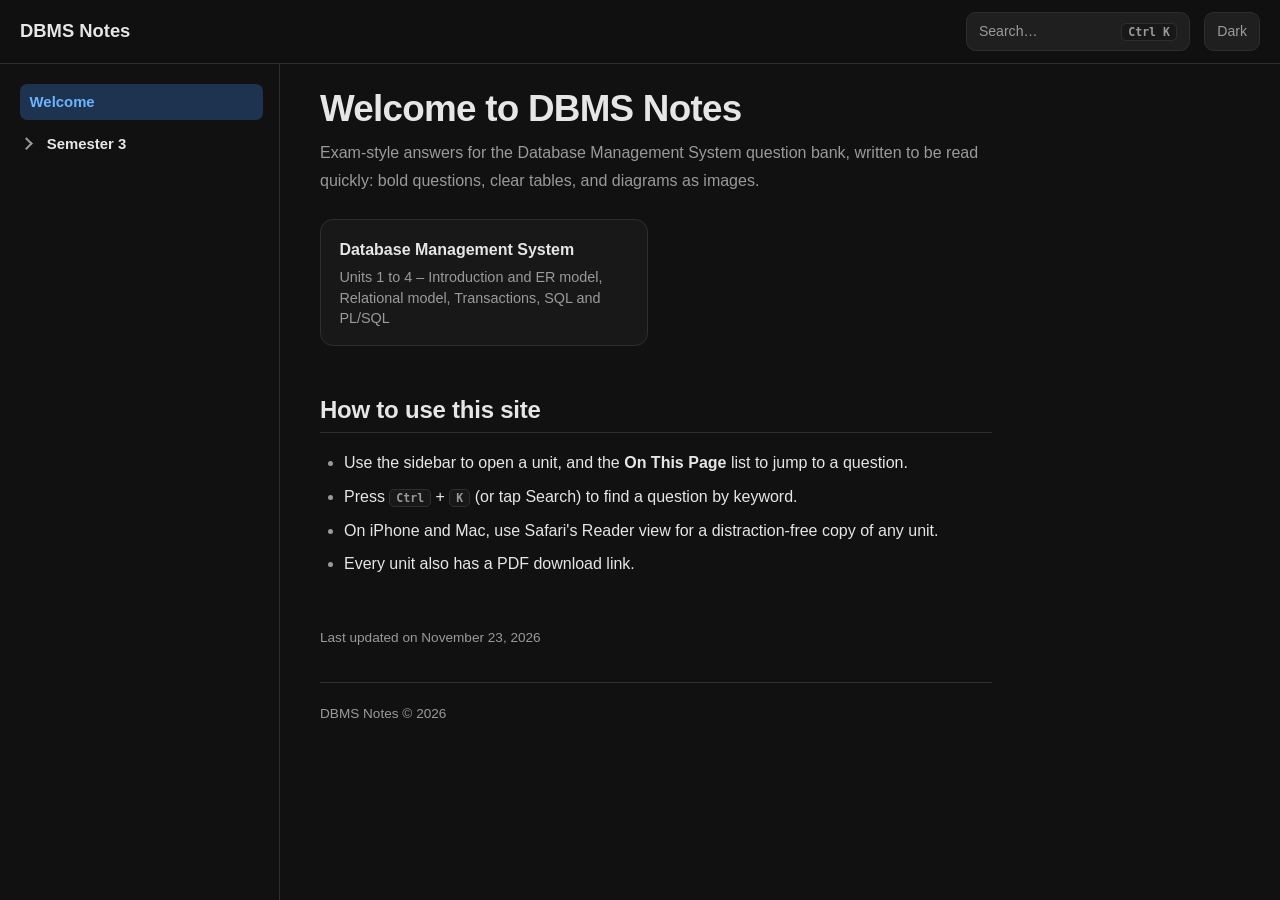
<file: index.html>
<!doctype html>
<html lang="en" data-root="./">
<head>
<meta charset="utf-8">
<meta name="viewport" content="width=device-width, initial-scale=1">
<meta name="theme-color" content="#111111">
<meta name="description" content="Welcome">
<title>DBMS Notes</title>
<script>try{var t=localStorage.getItem("theme");document.documentElement.setAttribute("data-theme",t||"dark")}catch(e){document.documentElement.setAttribute("data-theme","dark")}</script>
<link rel="stylesheet" href="./assets/style.css">
</head>
<body>
<a class="skip" href="#main">Skip to Content</a>
<header class="nav">
  <button class="burger" aria-label="Menu" type="button"><span></span><span></span><span></span></button>
  <a class="logo" href="./"><strong>DBMS Notes</strong></a>
  <div class="spacer"></div>
  <button class="searchbtn" type="button" aria-label="Search"><span>Search…</span><kbd>Ctrl K</kbd></button>
  <button class="themebtn" type="button" aria-label="Toggle theme"><span class="t-dark">Dark</span><span class="t-light">Light</span></button>
</header>
<div class="shell">
  <aside class="sidebar" aria-label="Site navigation"><a class="top active" href="./">Welcome</a><details><summary><a href="sem-3/">Semester 3</a></summary><details><summary><a href="sem-3/question-banks/">Question Banks</a></summary><details><summary><a href="sem-3/question-banks/dbms/">Database Management System</a></summary><ul><li><a href="sem-3/question-banks/dbms/unit-1/">Unit 1</a></li><li><a href="sem-3/question-banks/dbms/unit-2/">Unit 2</a></li><li><a href="sem-3/question-banks/dbms/unit-3/">Unit 3</a></li><li><a href="sem-3/question-banks/dbms/unit-4/">Unit 4</a></li></ul></details></details></details></aside>
  <main id="main">
    
    <article>
<h1>Welcome to DBMS Notes</h1><p class="lead">Exam-style answers for the Database Management System question bank, written to be read quickly: bold questions, clear tables, and diagrams as images.</p><div class="cards"><a class="card" href="sem-3/question-banks/dbms/"><strong>Database Management System</strong><span>Units 1 to 4 – Introduction and ER model, Relational model, Transactions, SQL and PL/SQL</span></a></div><h2 id="how-to-use">How to use this site<a href="#how-to-use" class="anchor" aria-label="Permalink for this section"></a></h2><ul><li>Use the sidebar to open a unit, and the <strong>On This Page</strong> list to jump to a question.</li><li>Press <kbd>Ctrl</kbd> + <kbd>K</kbd> (or tap Search) to find a question by keyword.</li><li>On iPhone and Mac, use Safari's Reader view for a distraction-free copy of any unit.</li><li>Every unit also has a PDF download link.</li></ul>

      <p class="updated">Last updated on November 23, 2026</p>
    </article>
    <footer class="foot">DBMS Notes © 2026</footer>
  </main>
  <aside class="toc" aria-label="On this page"></aside>
</div>
<div id="search" hidden><div class="box" role="dialog" aria-label="Search"><input type="search" placeholder="Search questions…" autocomplete="off" aria-label="Search"><ul id="results"></ul><p class="hint">↑↓ to navigate · Enter to open · Esc to close</p></div></div>
<script src="./assets/app.js"></script>
</body>
</html>
</file>
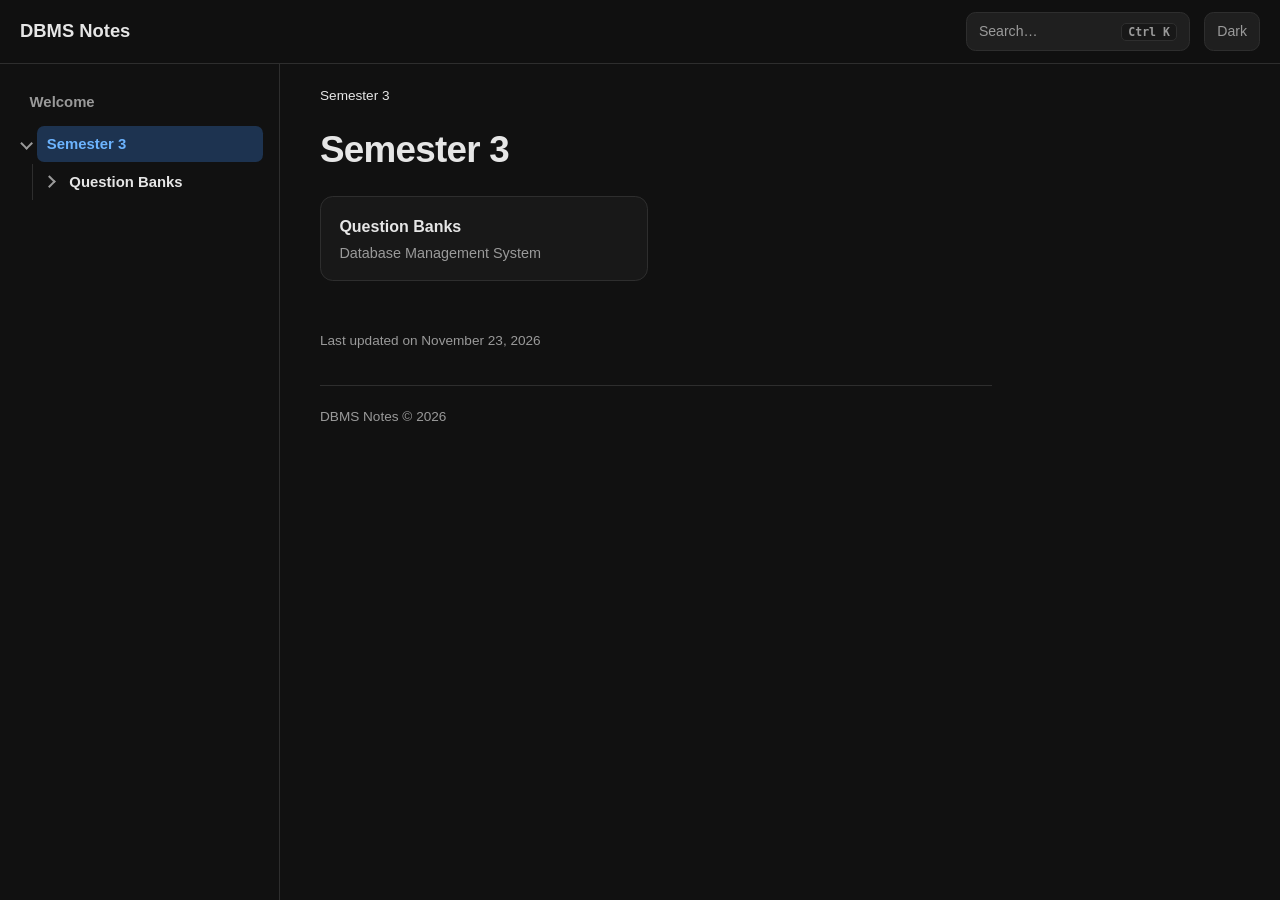
<file: sem-3/index.html>
<!doctype html>
<html lang="en" data-root="../">
<head>
<meta charset="utf-8">
<meta name="viewport" content="width=device-width, initial-scale=1">
<meta name="theme-color" content="#111111">
<meta name="description" content="Semester 3">
<title>Semester 3 – DBMS Notes</title>
<script>try{var t=localStorage.getItem("theme");document.documentElement.setAttribute("data-theme",t||"dark")}catch(e){document.documentElement.setAttribute("data-theme","dark")}</script>
<link rel="stylesheet" href="../assets/style.css">
</head>
<body>
<a class="skip" href="#main">Skip to Content</a>
<header class="nav">
  <button class="burger" aria-label="Menu" type="button"><span></span><span></span><span></span></button>
  <a class="logo" href="../"><strong>DBMS Notes</strong></a>
  <div class="spacer"></div>
  <button class="searchbtn" type="button" aria-label="Search"><span>Search…</span><kbd>Ctrl K</kbd></button>
  <button class="themebtn" type="button" aria-label="Toggle theme"><span class="t-dark">Dark</span><span class="t-light">Light</span></button>
</header>
<div class="shell">
  <aside class="sidebar" aria-label="Site navigation"><a class="top" href="../">Welcome</a><details open><summary><a href="./" class="active">Semester 3</a></summary><details><summary><a href="question-banks/">Question Banks</a></summary><details><summary><a href="question-banks/dbms/">Database Management System</a></summary><ul><li><a href="question-banks/dbms/unit-1/">Unit 1</a></li><li><a href="question-banks/dbms/unit-2/">Unit 2</a></li><li><a href="question-banks/dbms/unit-3/">Unit 3</a></li><li><a href="question-banks/dbms/unit-4/">Unit 4</a></li></ul></details></details></details></aside>
  <main id="main">
    <nav class="crumbs" aria-label="Breadcrumb"><span>Semester 3</span></nav>
    <article>
<h1>Semester 3</h1><div class="cards"><a class="card" href="question-banks/"><strong>Question Banks</strong><span>Database Management System</span></a></div>

      <p class="updated">Last updated on November 23, 2026</p>
    </article>
    <footer class="foot">DBMS Notes © 2026</footer>
  </main>
  <aside class="toc" aria-label="On this page"></aside>
</div>
<div id="search" hidden><div class="box" role="dialog" aria-label="Search"><input type="search" placeholder="Search questions…" autocomplete="off" aria-label="Search"><ul id="results"></ul><p class="hint">↑↓ to navigate · Enter to open · Esc to close</p></div></div>
<script src="../assets/app.js"></script>
</body>
</html>
</file>
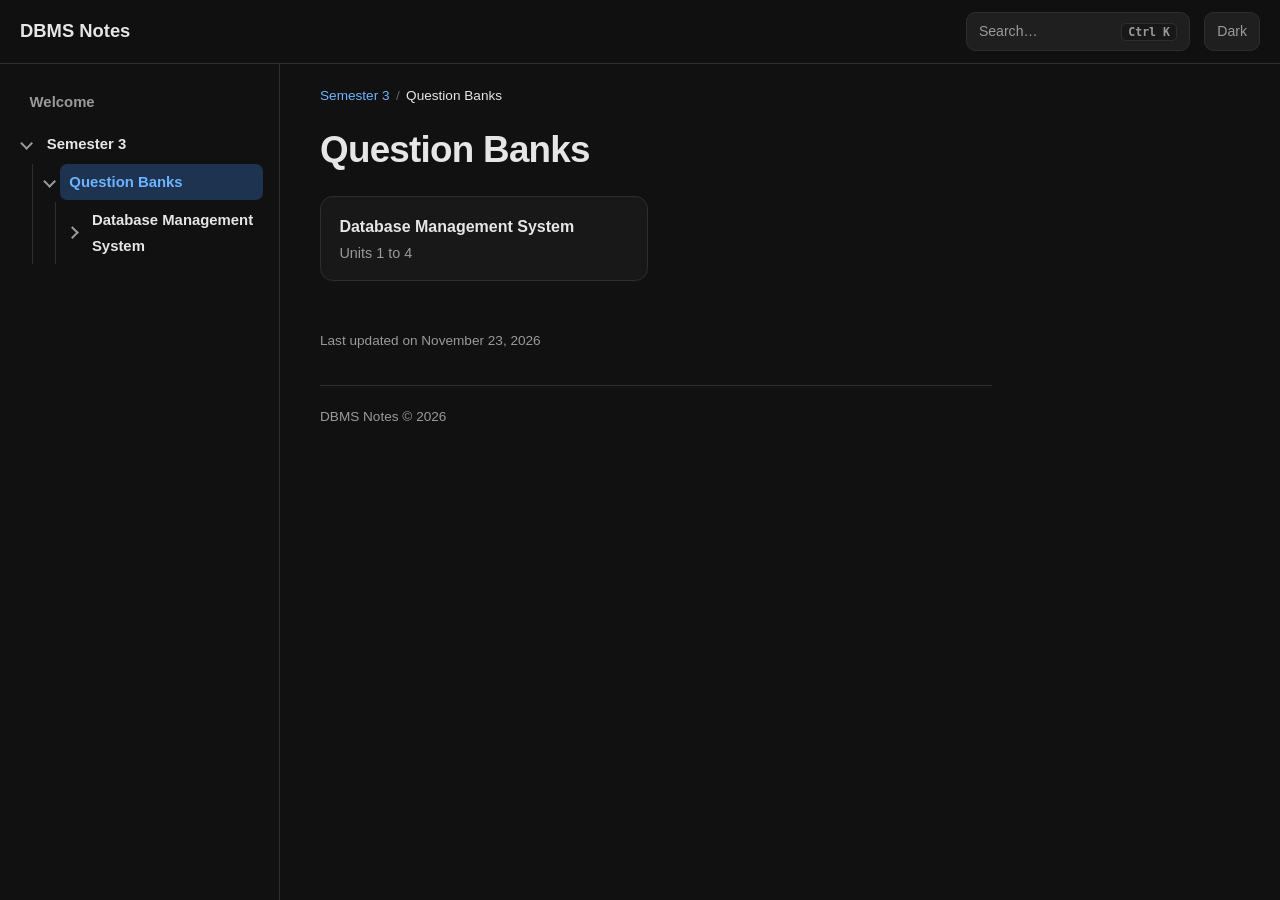
<file: sem-3/question-banks/index.html>
<!doctype html>
<html lang="en" data-root="../../">
<head>
<meta charset="utf-8">
<meta name="viewport" content="width=device-width, initial-scale=1">
<meta name="theme-color" content="#111111">
<meta name="description" content="Question Banks">
<title>Question Banks – DBMS Notes</title>
<script>try{var t=localStorage.getItem("theme");document.documentElement.setAttribute("data-theme",t||"dark")}catch(e){document.documentElement.setAttribute("data-theme","dark")}</script>
<link rel="stylesheet" href="../../assets/style.css">
</head>
<body>
<a class="skip" href="#main">Skip to Content</a>
<header class="nav">
  <button class="burger" aria-label="Menu" type="button"><span></span><span></span><span></span></button>
  <a class="logo" href="../../"><strong>DBMS Notes</strong></a>
  <div class="spacer"></div>
  <button class="searchbtn" type="button" aria-label="Search"><span>Search…</span><kbd>Ctrl K</kbd></button>
  <button class="themebtn" type="button" aria-label="Toggle theme"><span class="t-dark">Dark</span><span class="t-light">Light</span></button>
</header>
<div class="shell">
  <aside class="sidebar" aria-label="Site navigation"><a class="top" href="../../">Welcome</a><details open><summary><a href="../">Semester 3</a></summary><details open><summary><a href="./" class="active">Question Banks</a></summary><details><summary><a href="dbms/">Database Management System</a></summary><ul><li><a href="dbms/unit-1/">Unit 1</a></li><li><a href="dbms/unit-2/">Unit 2</a></li><li><a href="dbms/unit-3/">Unit 3</a></li><li><a href="dbms/unit-4/">Unit 4</a></li></ul></details></details></details></aside>
  <main id="main">
    <nav class="crumbs" aria-label="Breadcrumb"><a href="../">Semester 3</a><span class="sep">/</span><span>Question Banks</span></nav>
    <article>
<h1>Question Banks</h1><div class="cards"><a class="card" href="dbms/"><strong>Database Management System</strong><span>Units 1 to 4</span></a></div>

      <p class="updated">Last updated on November 23, 2026</p>
    </article>
    <footer class="foot">DBMS Notes © 2026</footer>
  </main>
  <aside class="toc" aria-label="On this page"></aside>
</div>
<div id="search" hidden><div class="box" role="dialog" aria-label="Search"><input type="search" placeholder="Search questions…" autocomplete="off" aria-label="Search"><ul id="results"></ul><p class="hint">↑↓ to navigate · Enter to open · Esc to close</p></div></div>
<script src="../../assets/app.js"></script>
</body>
</html>
</file>
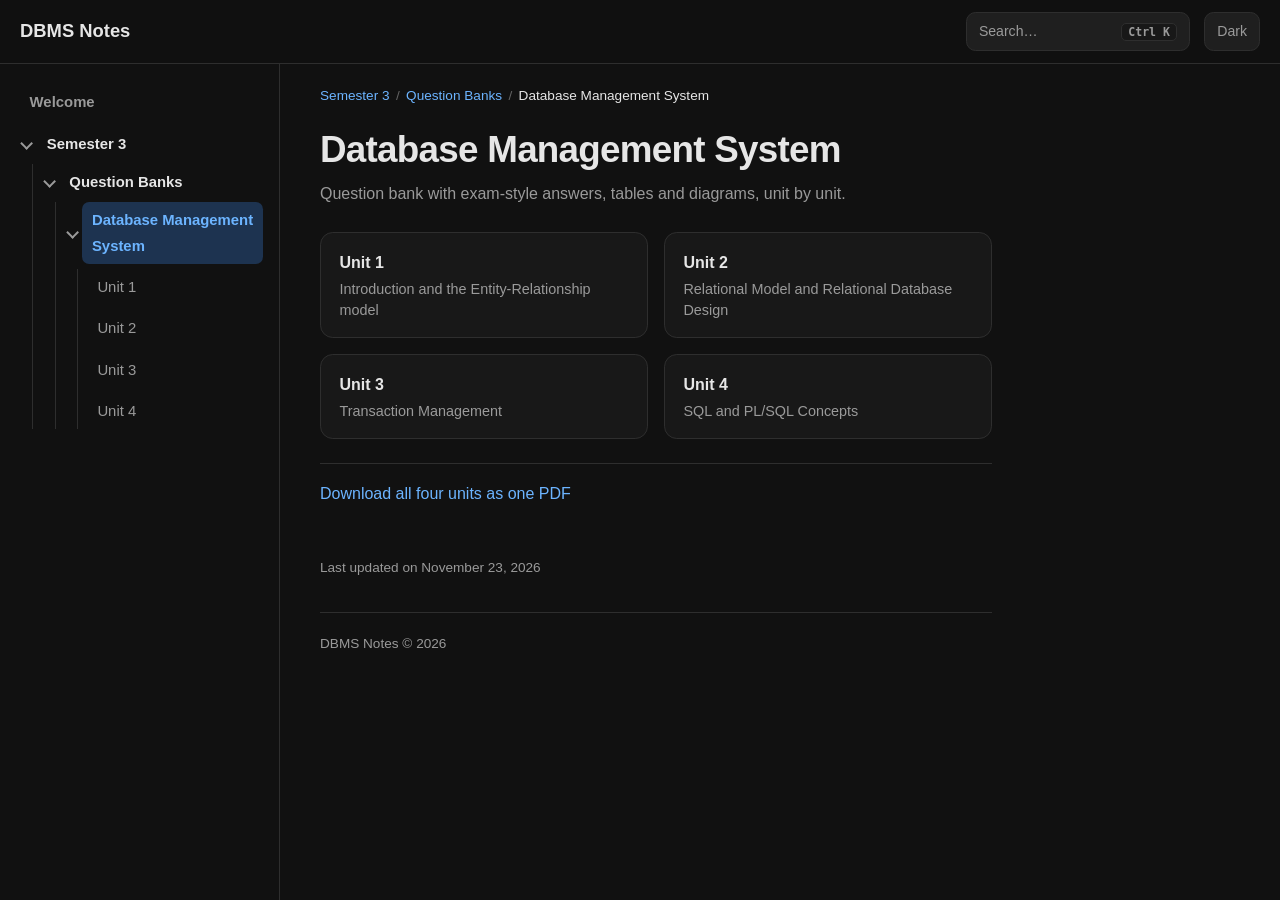
<file: sem-3/question-banks/dbms/index.html>
<!doctype html>
<html lang="en" data-root="../../../">
<head>
<meta charset="utf-8">
<meta name="viewport" content="width=device-width, initial-scale=1">
<meta name="theme-color" content="#111111">
<meta name="description" content="Database Management System">
<title>Database Management System – DBMS Notes</title>
<script>try{var t=localStorage.getItem("theme");document.documentElement.setAttribute("data-theme",t||"dark")}catch(e){document.documentElement.setAttribute("data-theme","dark")}</script>
<link rel="stylesheet" href="../../../assets/style.css">
</head>
<body>
<a class="skip" href="#main">Skip to Content</a>
<header class="nav">
  <button class="burger" aria-label="Menu" type="button"><span></span><span></span><span></span></button>
  <a class="logo" href="../../../"><strong>DBMS Notes</strong></a>
  <div class="spacer"></div>
  <button class="searchbtn" type="button" aria-label="Search"><span>Search…</span><kbd>Ctrl K</kbd></button>
  <button class="themebtn" type="button" aria-label="Toggle theme"><span class="t-dark">Dark</span><span class="t-light">Light</span></button>
</header>
<div class="shell">
  <aside class="sidebar" aria-label="Site navigation"><a class="top" href="../../../">Welcome</a><details open><summary><a href="../../">Semester 3</a></summary><details open><summary><a href="../">Question Banks</a></summary><details open><summary><a href="./" class="active">Database Management System</a></summary><ul><li><a href="unit-1/">Unit 1</a></li><li><a href="unit-2/">Unit 2</a></li><li><a href="unit-3/">Unit 3</a></li><li><a href="unit-4/">Unit 4</a></li></ul></details></details></details></aside>
  <main id="main">
    <nav class="crumbs" aria-label="Breadcrumb"><a href="../../">Semester 3</a><span class="sep">/</span><a href="../">Question Banks</a><span class="sep">/</span><span>Database Management System</span></nav>
    <article>
<h1>Database Management System</h1><p class="lead">Question bank with exam-style answers, tables and diagrams, unit by unit.</p><div class="cards"><a class="card" href="unit-1/"><strong>Unit 1</strong><span>Introduction and the Entity-Relationship model</span></a><a class="card" href="unit-2/"><strong>Unit 2</strong><span>Relational Model and Relational Database Design</span></a><a class="card" href="unit-3/"><strong>Unit 3</strong><span>Transaction Management</span></a><a class="card" href="unit-4/"><strong>Unit 4</strong><span>SQL and PL/SQL Concepts</span></a></div><p class="dl"><a href="pdf/all-units.pdf" download>Download all four units as one PDF</a></p>

      <p class="updated">Last updated on November 23, 2026</p>
    </article>
    <footer class="foot">DBMS Notes © 2026</footer>
  </main>
  <aside class="toc" aria-label="On this page"></aside>
</div>
<div id="search" hidden><div class="box" role="dialog" aria-label="Search"><input type="search" placeholder="Search questions…" autocomplete="off" aria-label="Search"><ul id="results"></ul><p class="hint">↑↓ to navigate · Enter to open · Esc to close</p></div></div>
<script src="../../../assets/app.js"></script>
</body>
</html>
</file>
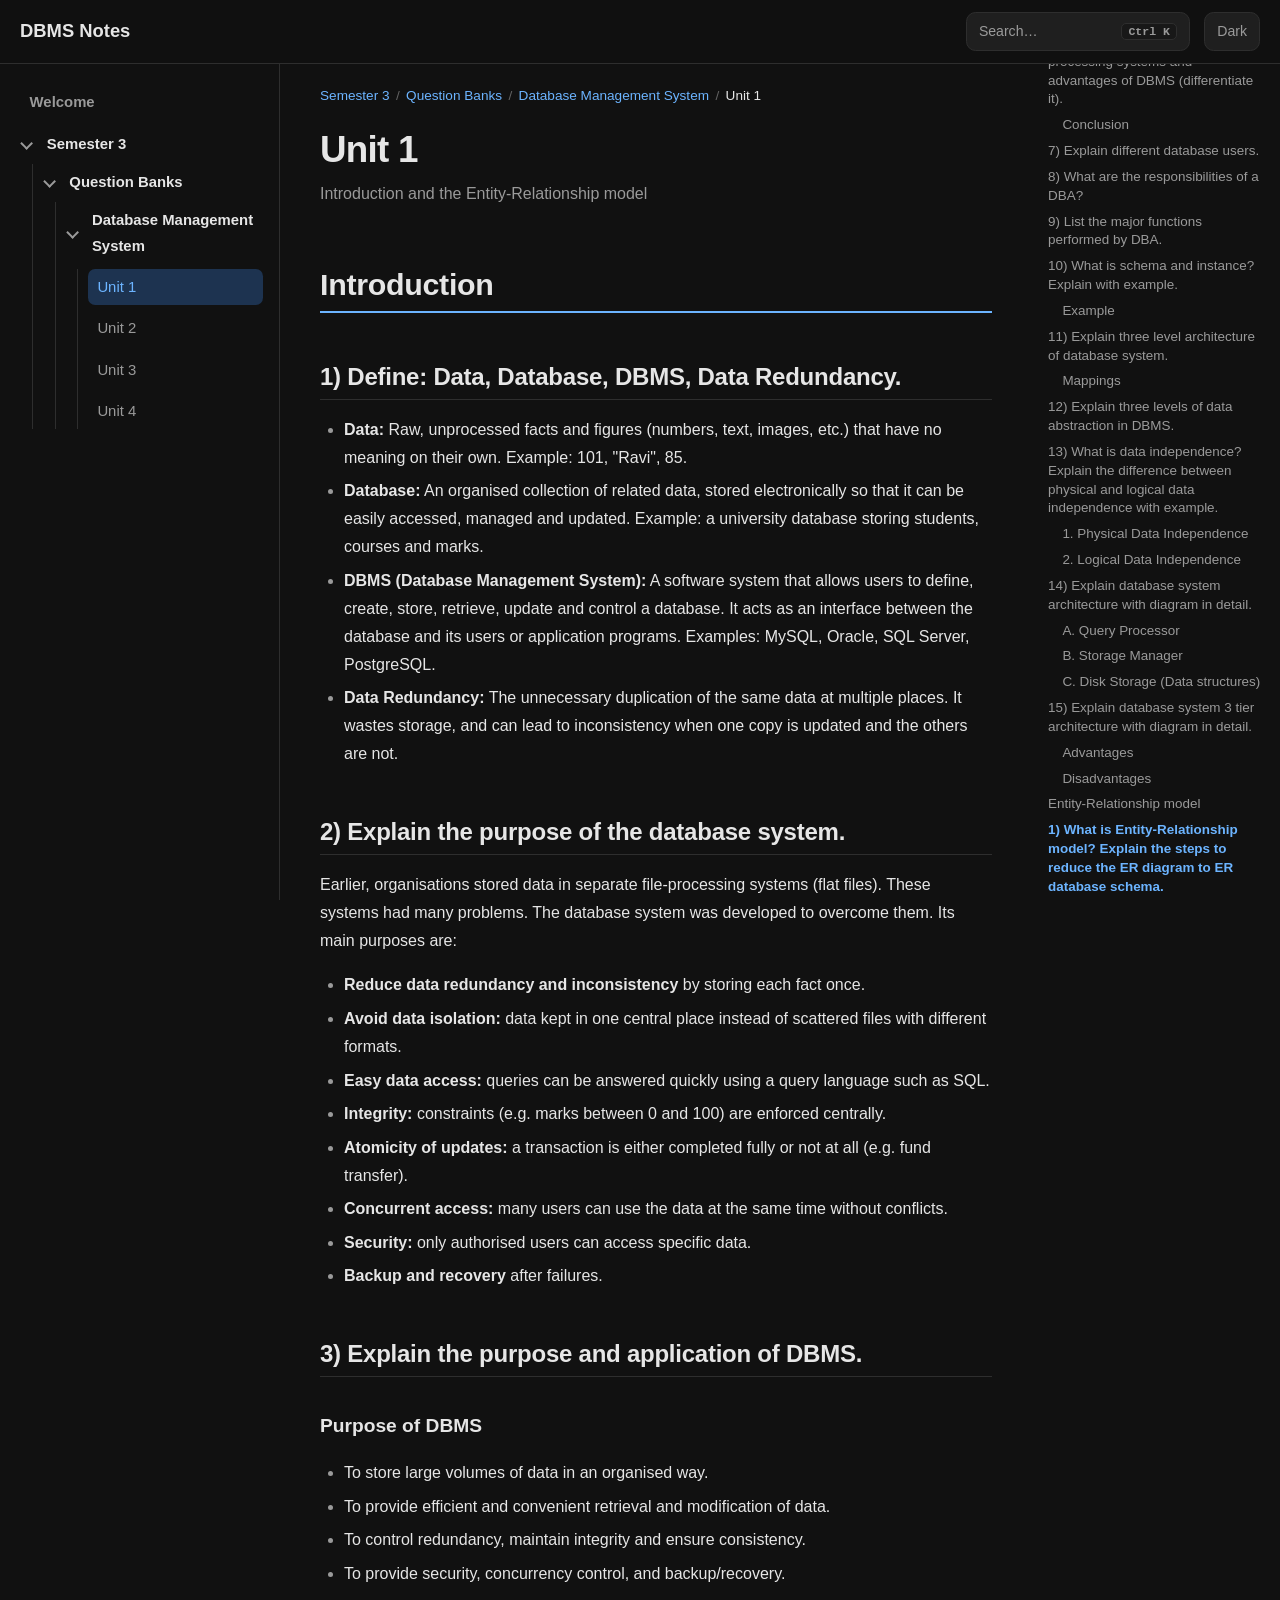
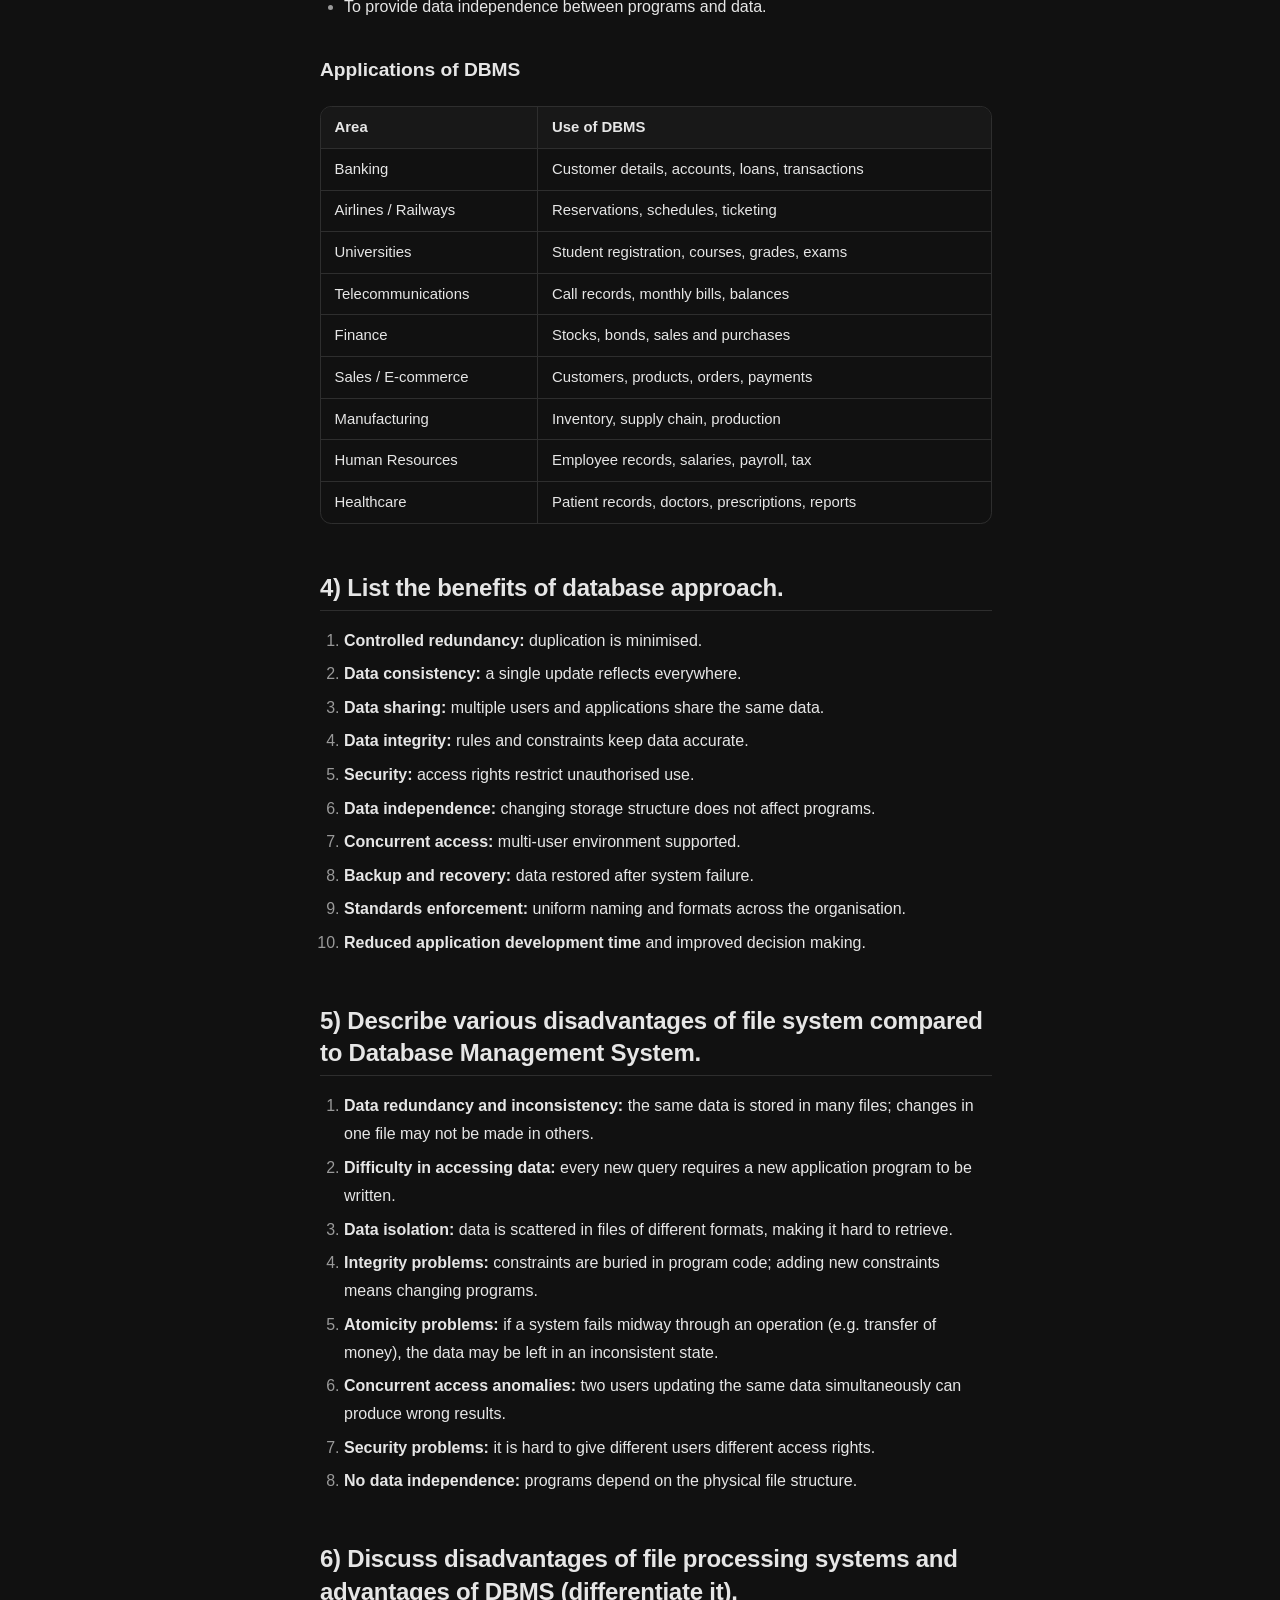
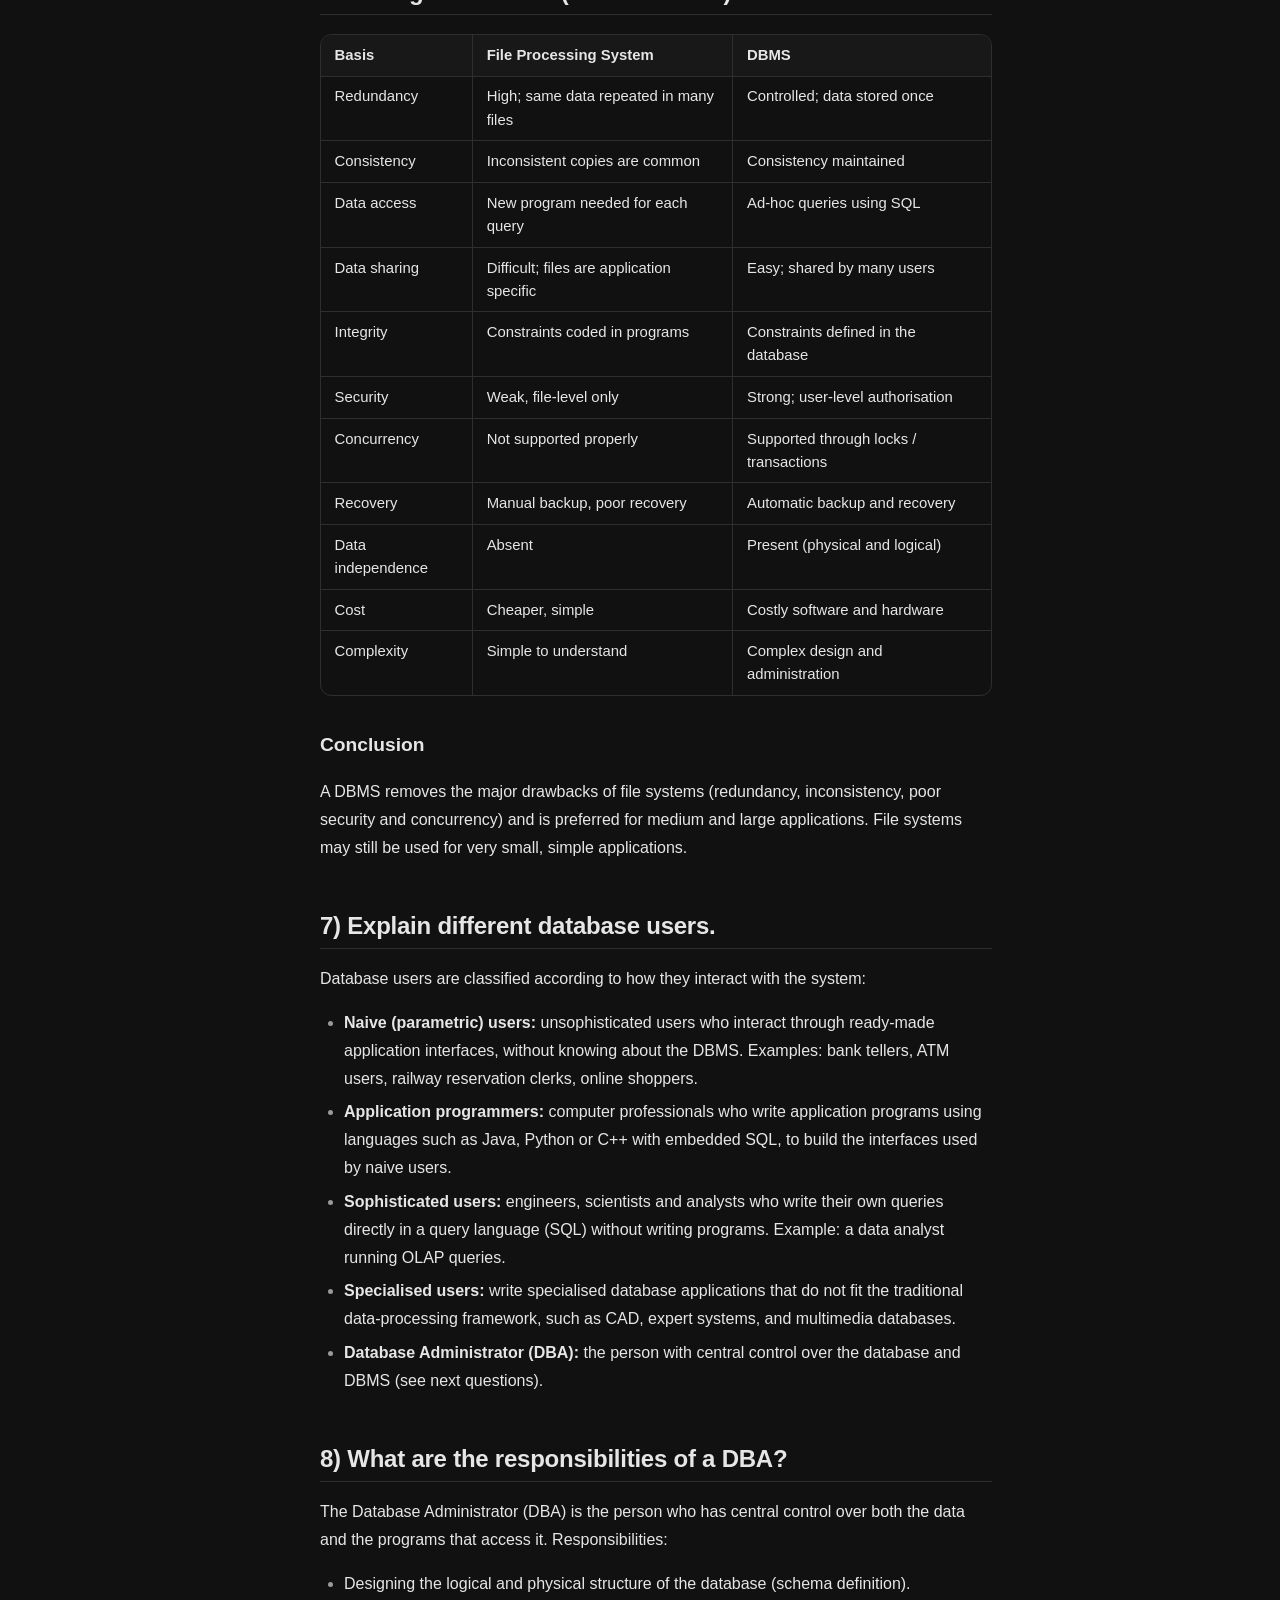
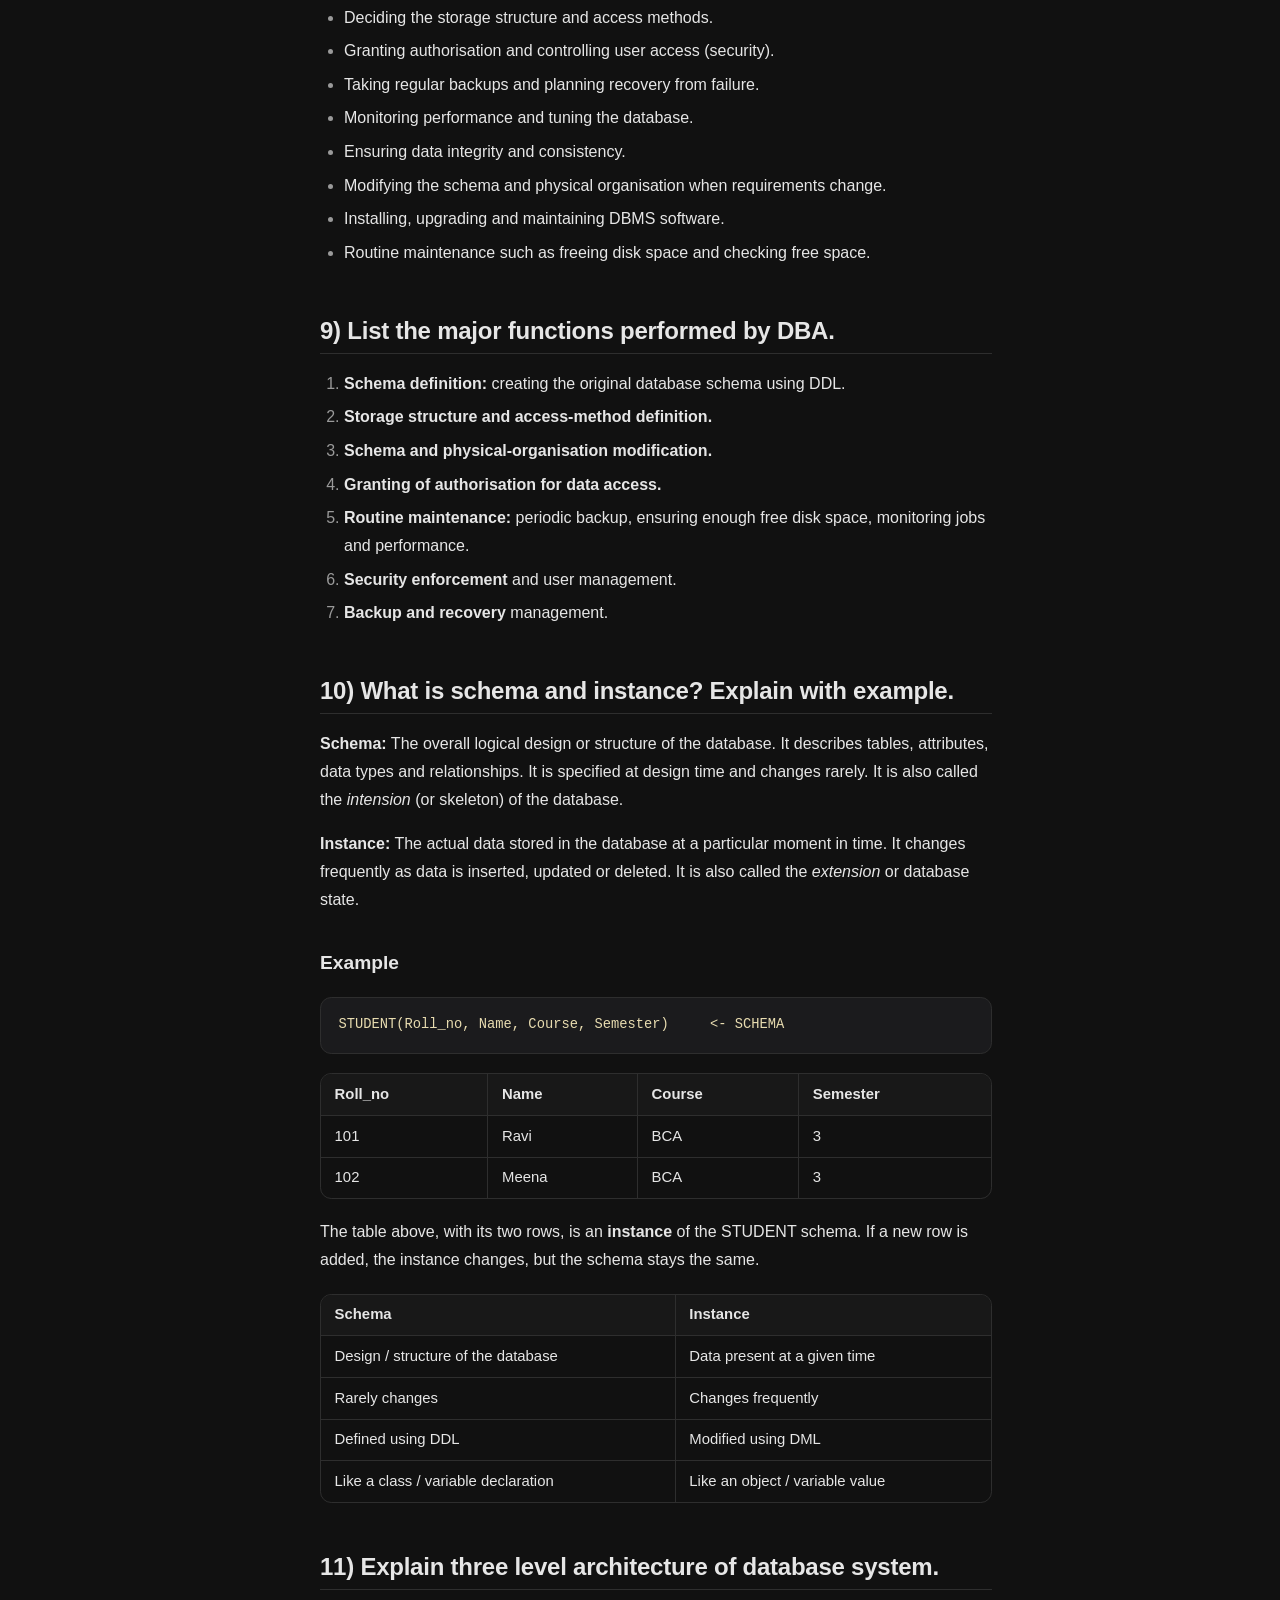
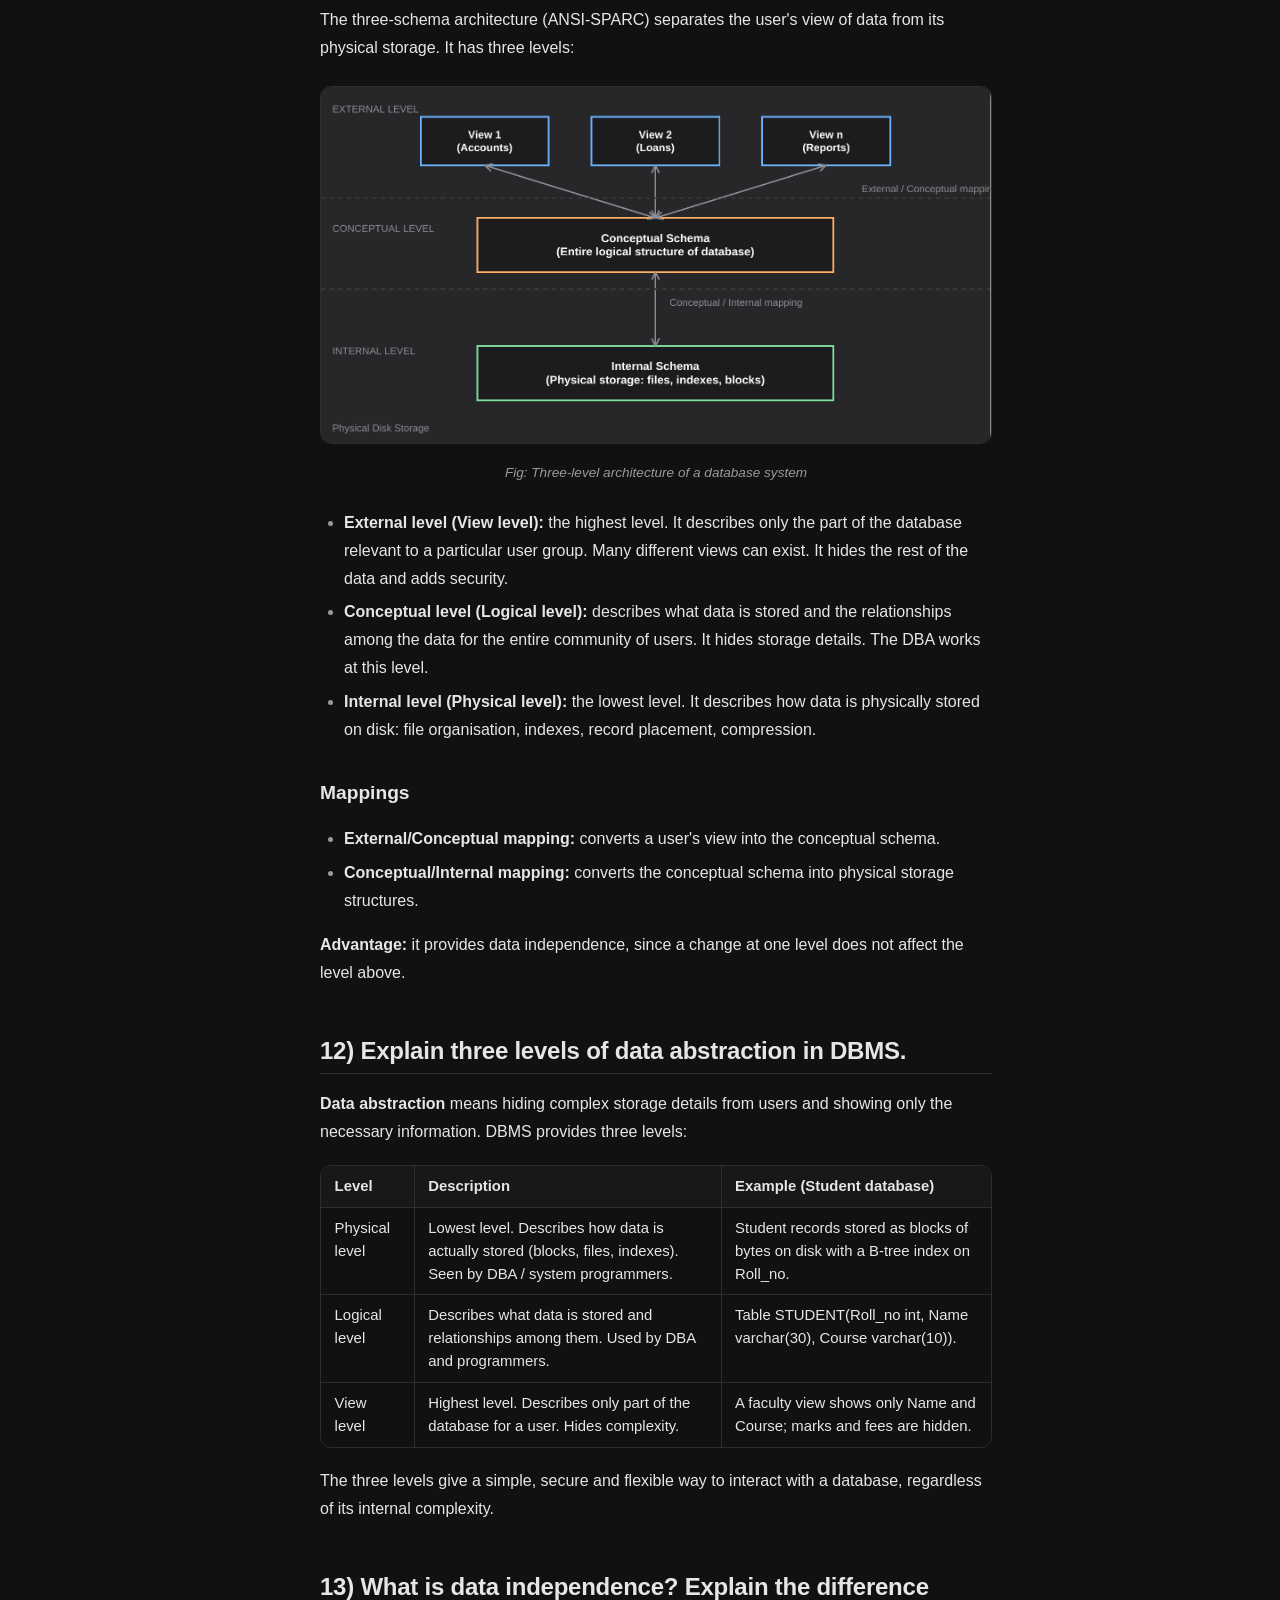
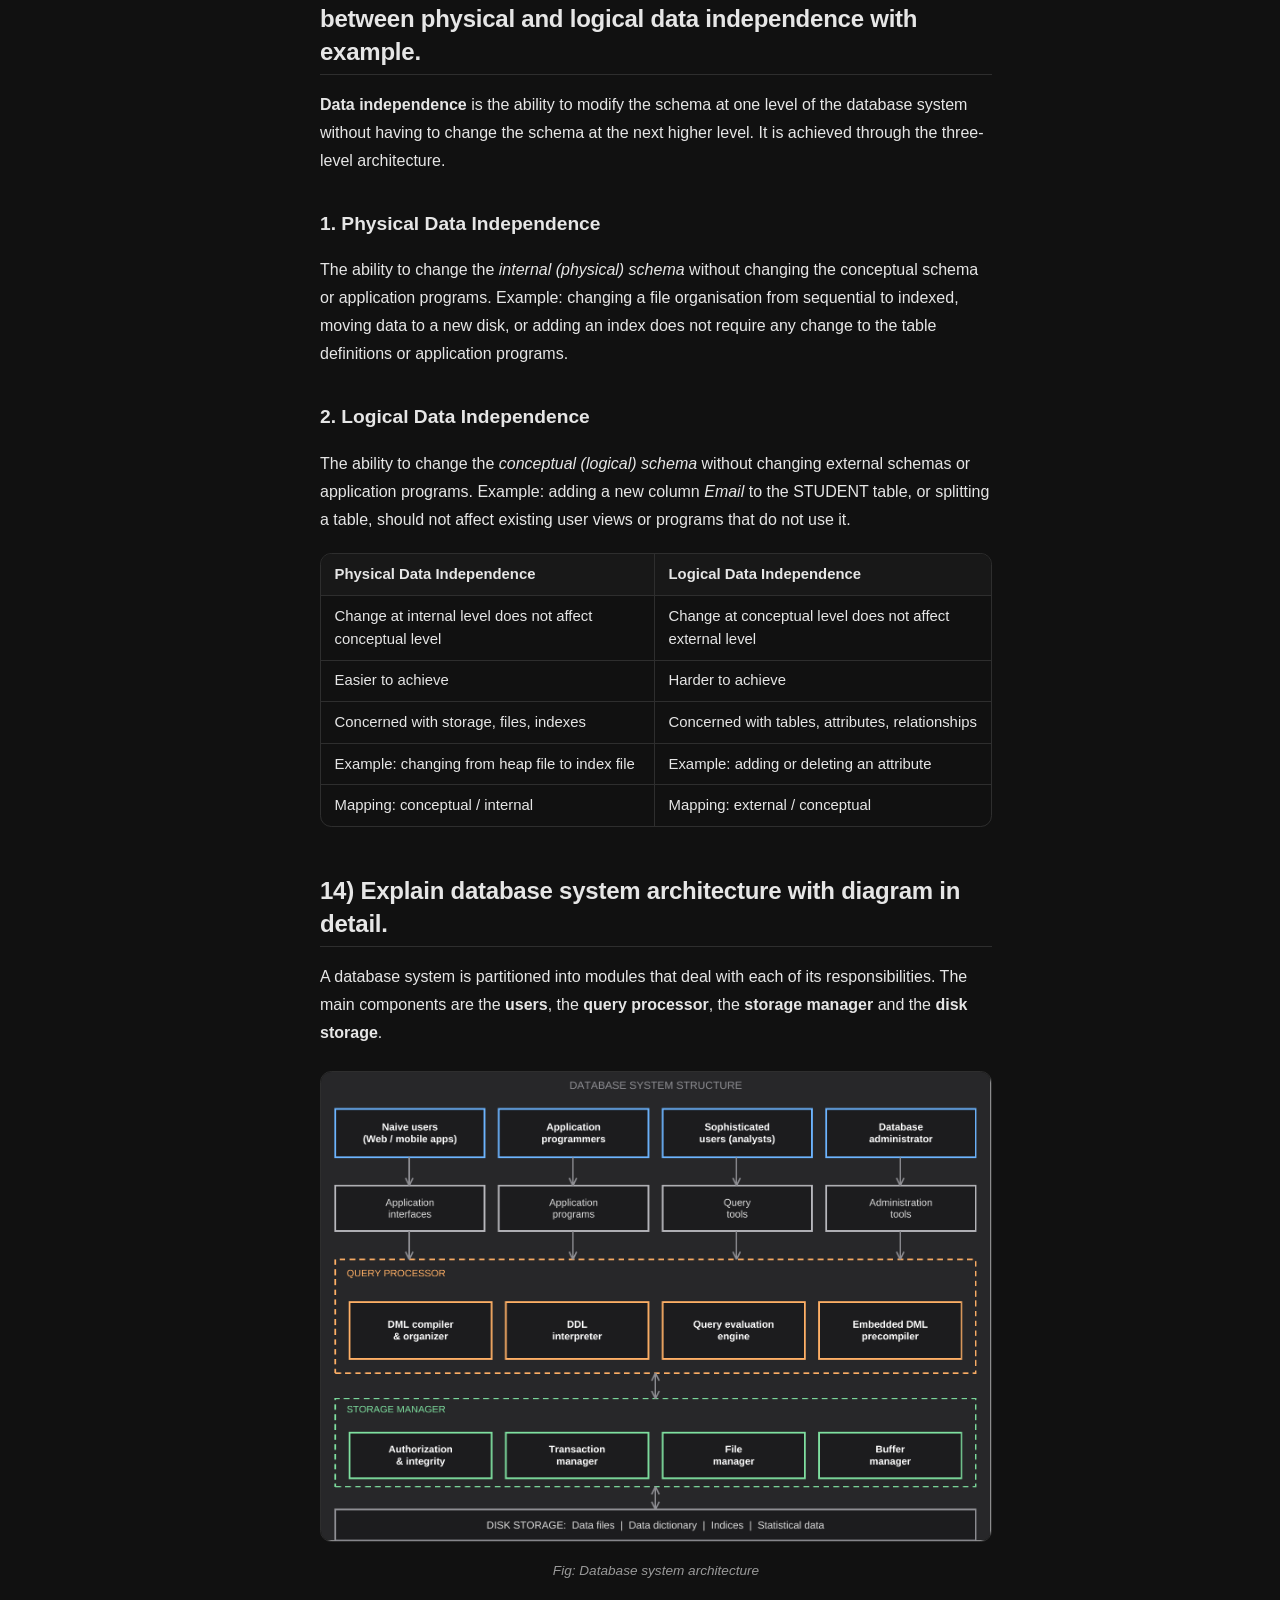
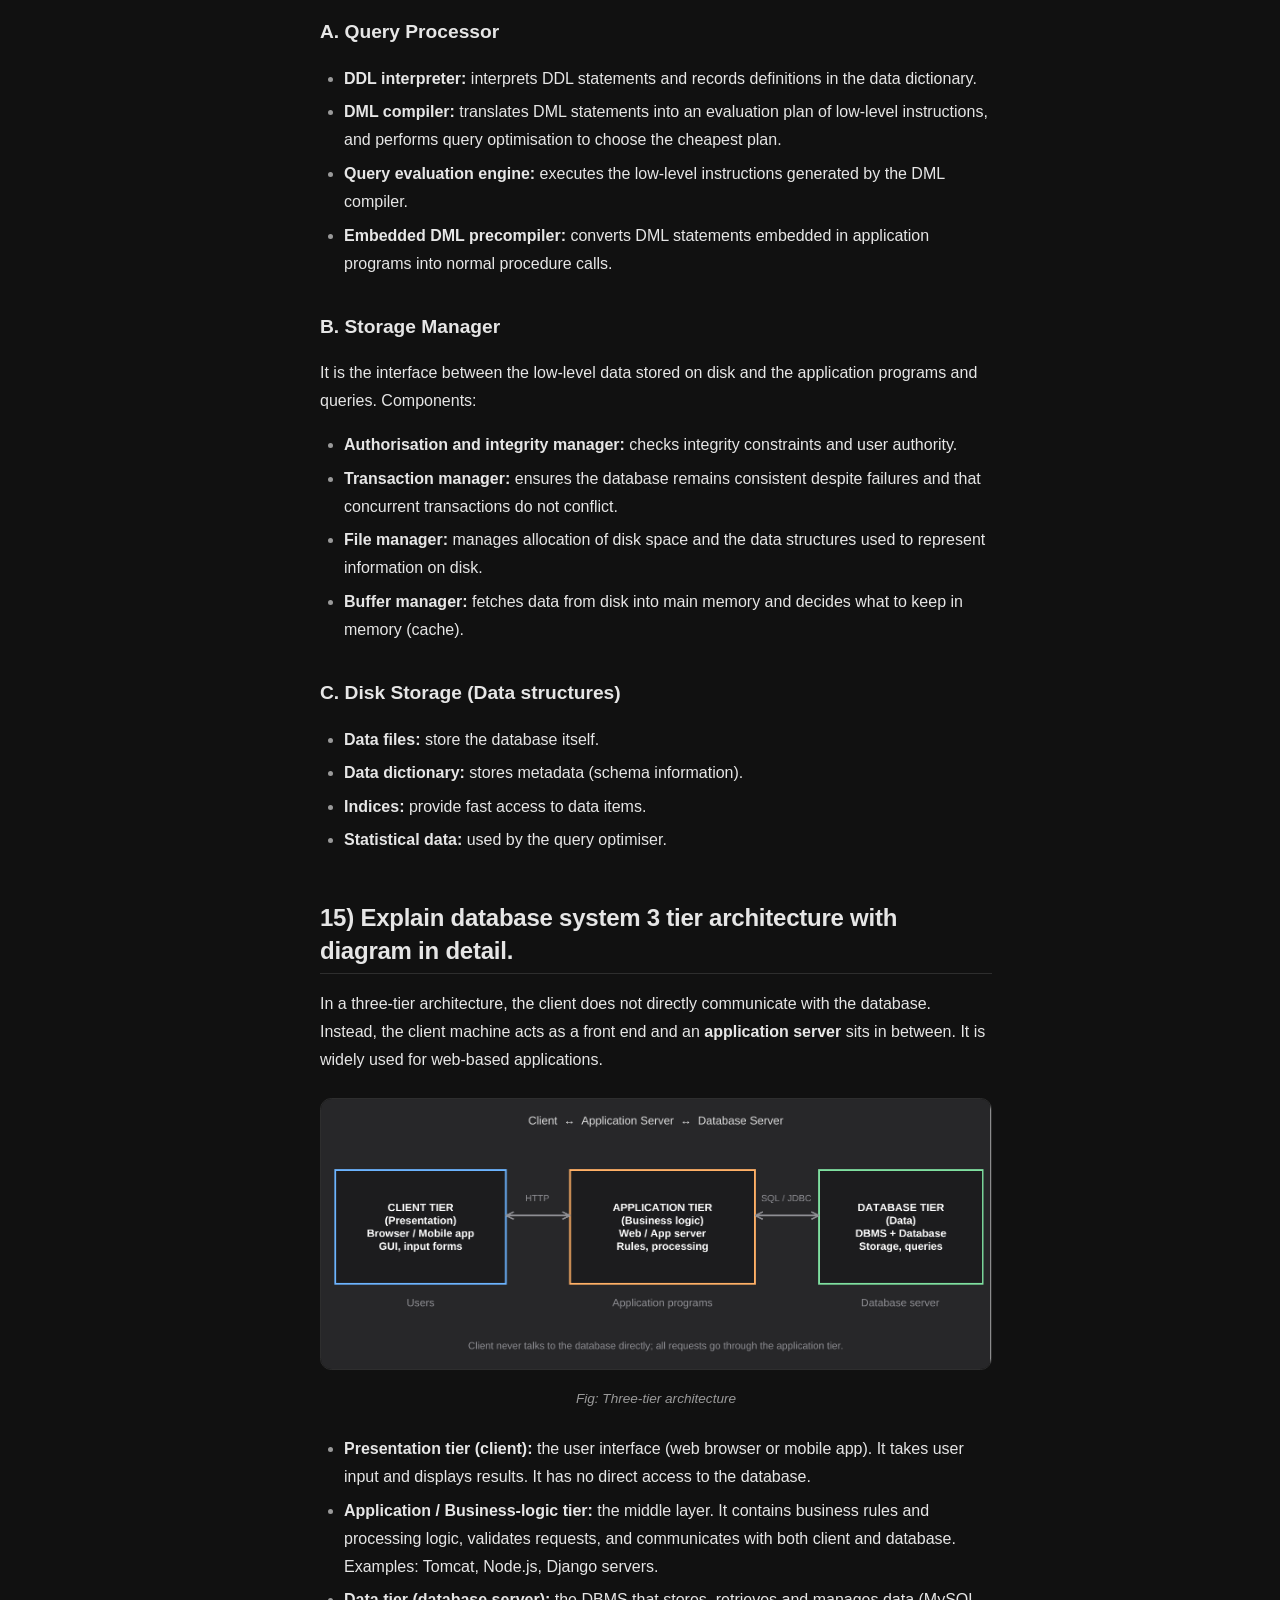
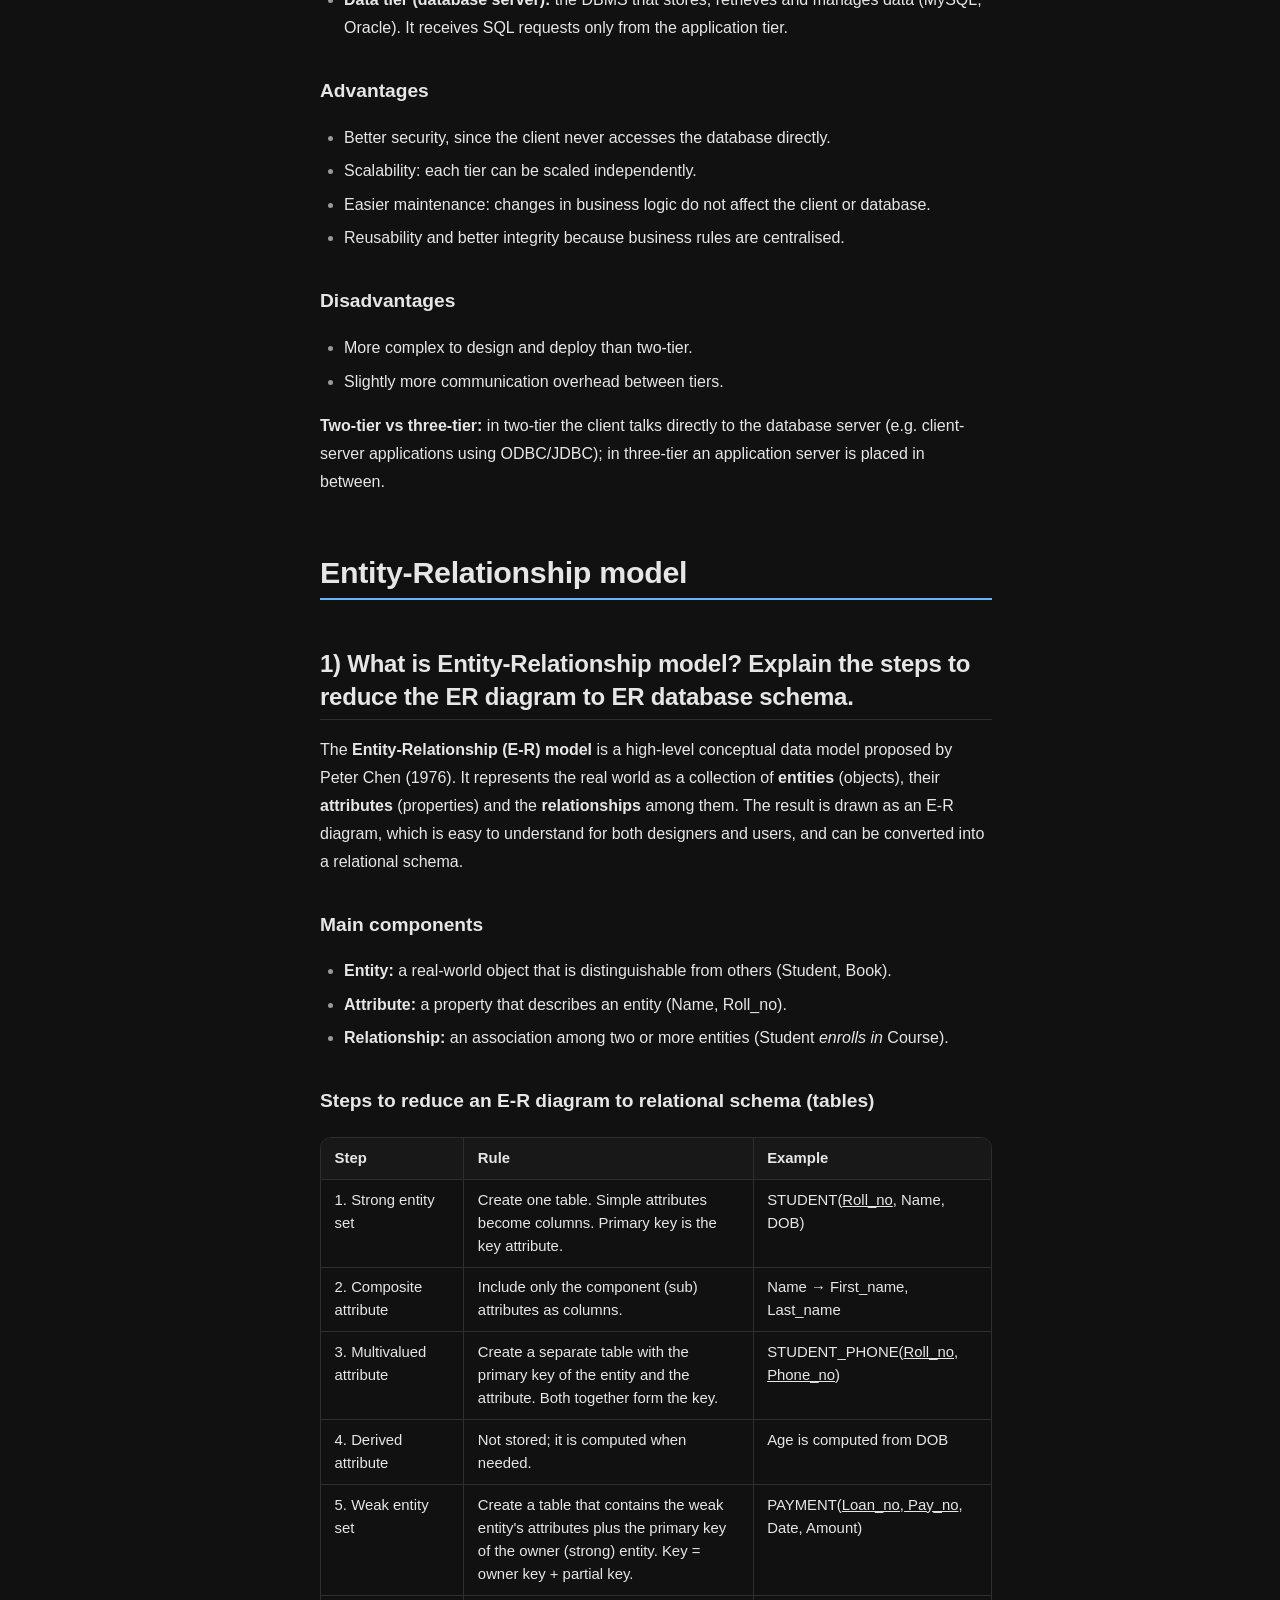
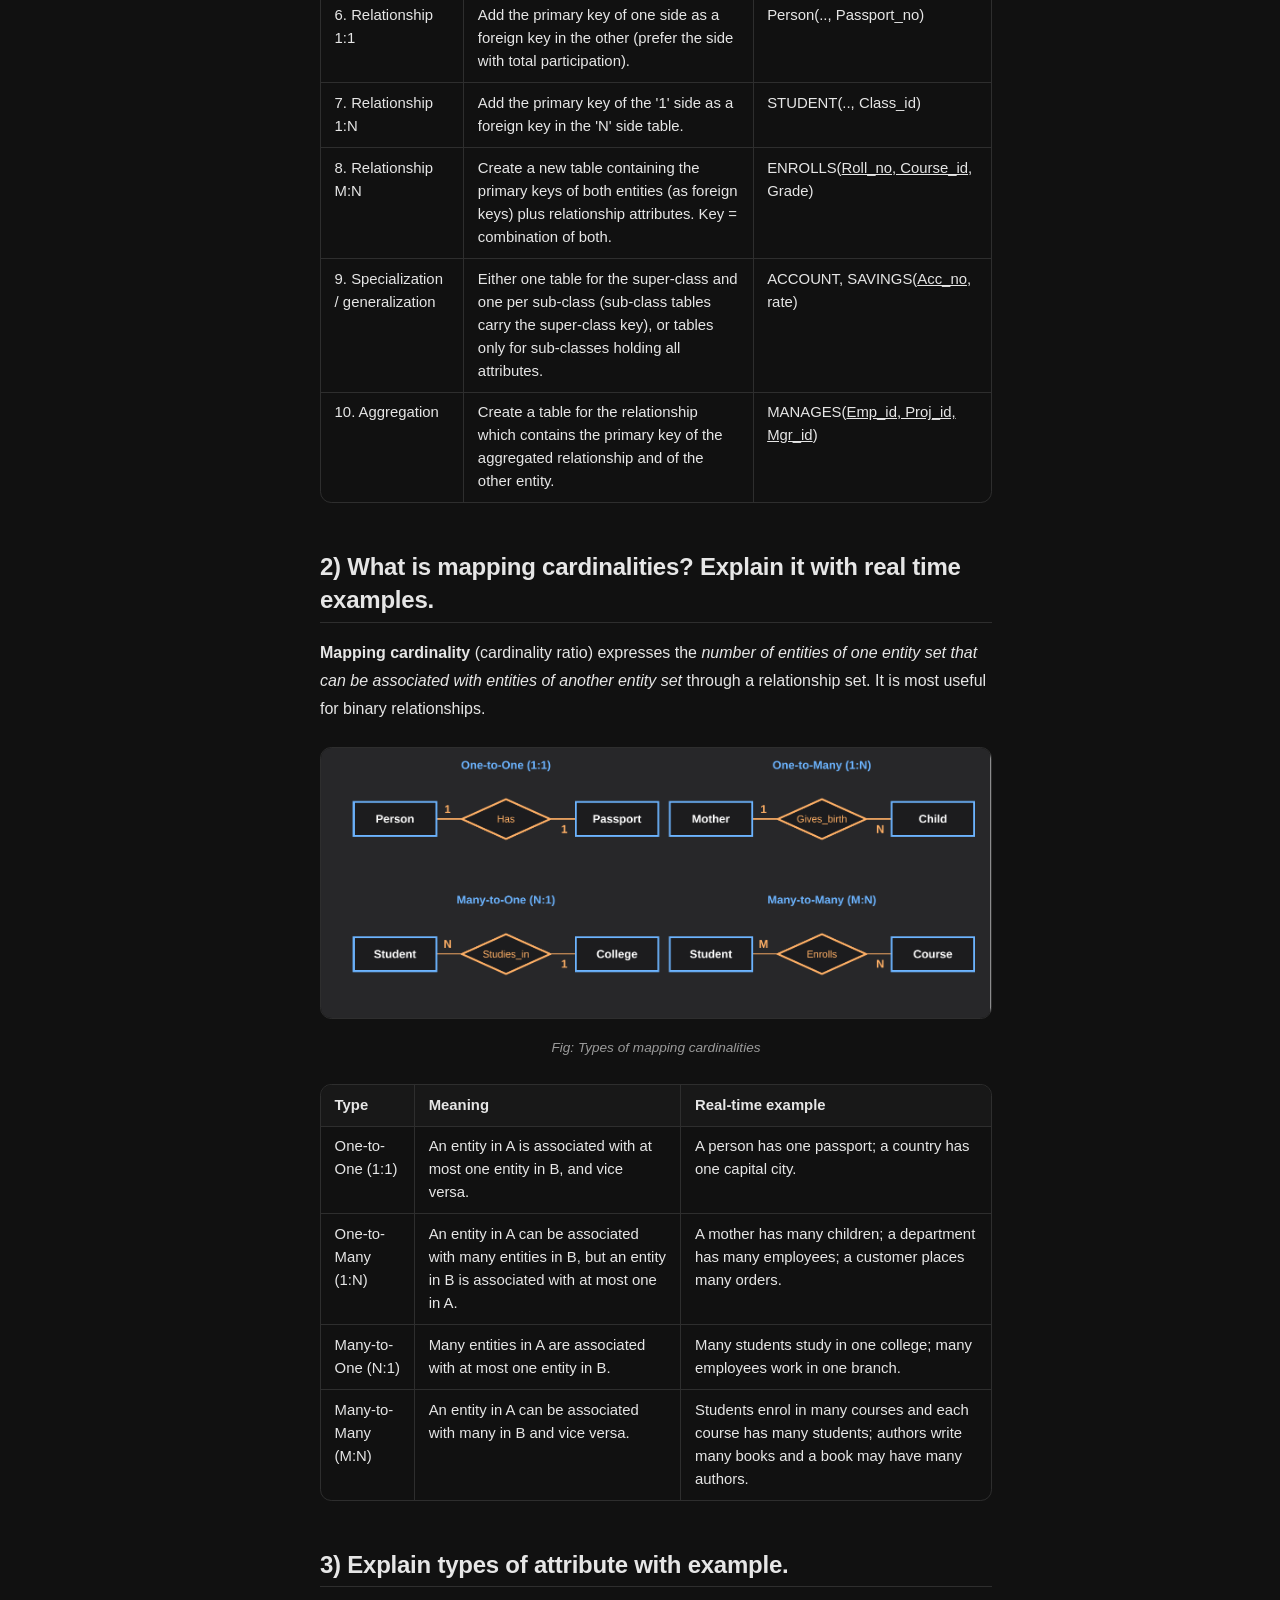
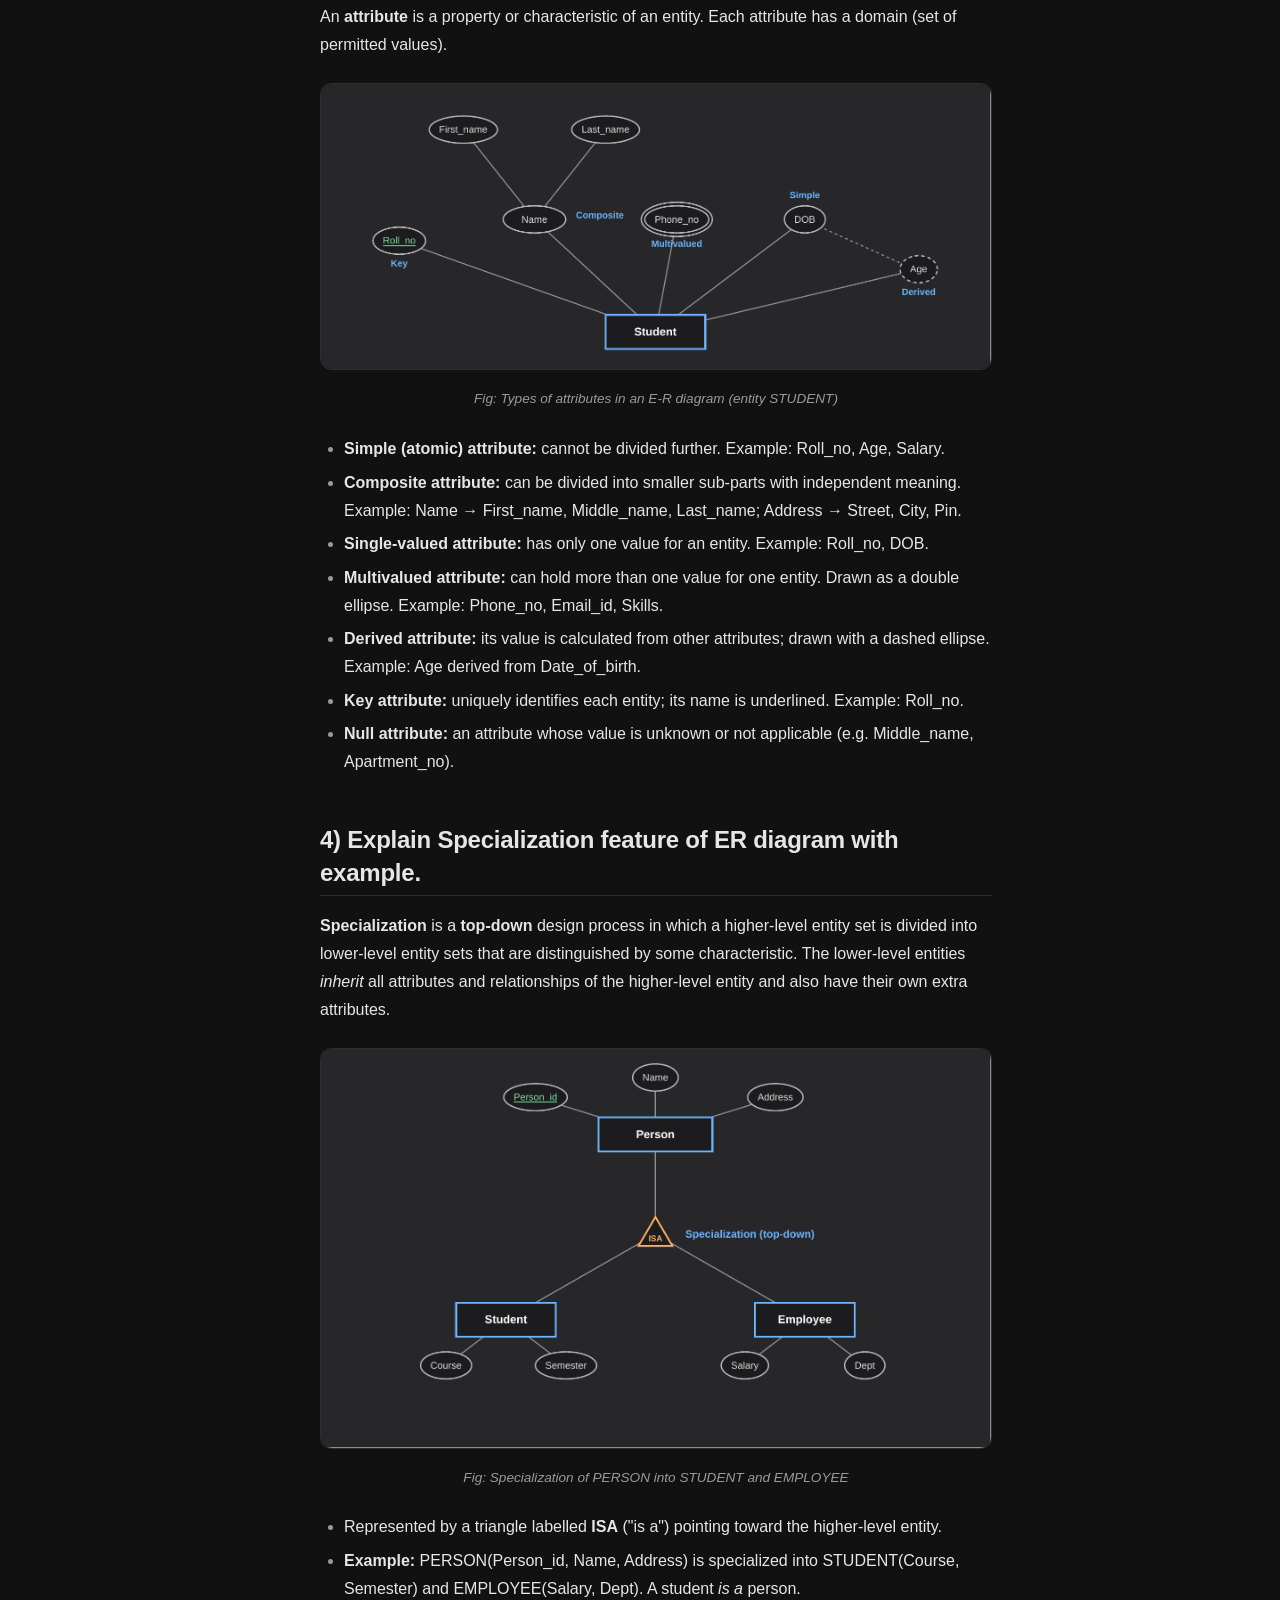
<file: sem-3/question-banks/dbms/unit-1/index.html>
<!doctype html>
<html lang="en" data-root="../../../../">
<head>
<meta charset="utf-8">
<meta name="viewport" content="width=device-width, initial-scale=1">
<meta name="theme-color" content="#111111">
<meta name="description" content="Unit 1: Introduction and the Entity-Relationship model. DBMS question bank with exam-style answers.">
<title>Unit 1 – DBMS Notes</title>
<script>try{var t=localStorage.getItem("theme");document.documentElement.setAttribute("data-theme",t||"dark")}catch(e){document.documentElement.setAttribute("data-theme","dark")}</script>
<link rel="stylesheet" href="../../../../assets/style.css">
</head>
<body>
<a class="skip" href="#main">Skip to Content</a>
<header class="nav">
  <button class="burger" aria-label="Menu" type="button"><span></span><span></span><span></span></button>
  <a class="logo" href="../../../../"><strong>DBMS Notes</strong></a>
  <div class="spacer"></div>
  <button class="searchbtn" type="button" aria-label="Search"><span>Search…</span><kbd>Ctrl K</kbd></button>
  <button class="themebtn" type="button" aria-label="Toggle theme"><span class="t-dark">Dark</span><span class="t-light">Light</span></button>
</header>
<div class="shell">
  <aside class="sidebar" aria-label="Site navigation"><a class="top" href="../../../../">Welcome</a><details open><summary><a href="../../../">Semester 3</a></summary><details open><summary><a href="../../">Question Banks</a></summary><details open><summary><a href="../">Database Management System</a></summary><ul><li><a href="./" class="active" aria-current="page">Unit 1</a></li><li><a href="../unit-2/">Unit 2</a></li><li><a href="../unit-3/">Unit 3</a></li><li><a href="../unit-4/">Unit 4</a></li></ul></details></details></details></aside>
  <main id="main">
    <nav class="crumbs" aria-label="Breadcrumb"><a href="../../../">Semester 3</a><span class="sep">/</span><a href="../../">Question Banks</a><span class="sep">/</span><a href="../">Database Management System</a><span class="sep">/</span><span>Unit 1</span></nav>
    <article>
<h1>Unit 1</h1><p class="lead">Introduction and the Entity-Relationship model</p><h2 id="introduction" class="part">Introduction<a href="#introduction" class="anchor" aria-label="Permalink for this section"></a></h2>
<h2 id="1-define-data-database-dbms-data-redundancy">1) Define: Data, Database, DBMS, Data Redundancy.<a href="#1-define-data-database-dbms-data-redundancy" class="anchor" aria-label="Permalink for this section"></a></h2>
<ul><li><b>Data:</b> Raw, unprocessed facts and figures (numbers, text, images, etc.) that have no meaning on their own. Example: 101, "Ravi", 85.</li><li><b>Database:</b> An organised collection of related data, stored electronically so that it can be easily accessed, managed and updated. Example: a university database storing students, courses and marks.</li><li><b>DBMS (Database Management System):</b> A software system that allows users to define, create, store, retrieve, update and control a database. It acts as an interface between the database and its users or application programs. Examples: MySQL, Oracle, SQL Server, PostgreSQL.</li><li><b>Data Redundancy:</b> The unnecessary duplication of the same data at multiple places. It wastes storage, and can lead to inconsistency when one copy is updated and the others are not.</li></ul>
<h2 id="2-explain-the-purpose-of-the-database-system">2) Explain the purpose of the database system.<a href="#2-explain-the-purpose-of-the-database-system" class="anchor" aria-label="Permalink for this section"></a></h2>
<p>Earlier, organisations stored data in separate file-processing systems (flat files). These systems had many problems. The database system was developed to overcome them. Its main purposes are:</p>
<ul><li><b>Reduce data redundancy and inconsistency</b> by storing each fact once.</li><li><b>Avoid data isolation:</b> data kept in one central place instead of scattered files with different formats.</li><li><b>Easy data access:</b> queries can be answered quickly using a query language such as SQL.</li><li><b>Integrity:</b> constraints (e.g. marks between 0 and 100) are enforced centrally.</li><li><b>Atomicity of updates:</b> a transaction is either completed fully or not at all (e.g. fund transfer).</li><li><b>Concurrent access:</b> many users can use the data at the same time without conflicts.</li><li><b>Security:</b> only authorised users can access specific data.</li><li><b>Backup and recovery</b> after failures.</li></ul>
<h2 id="3-explain-the-purpose-and-application-of-dbms">3) Explain the purpose and application of DBMS.<a href="#3-explain-the-purpose-and-application-of-dbms" class="anchor" aria-label="Permalink for this section"></a></h2>
<h3 id="purpose-of-dbms">Purpose of DBMS<a href="#purpose-of-dbms" class="anchor" aria-label="Permalink for this section"></a></h3>
<ul><li>To store large volumes of data in an organised way.</li><li>To provide efficient and convenient retrieval and modification of data.</li><li>To control redundancy, maintain integrity and ensure consistency.</li><li>To provide security, concurrency control, and backup/recovery.</li><li>To provide data independence between programs and data.</li></ul>
<h3 id="applications-of-dbms">Applications of DBMS<a href="#applications-of-dbms" class="anchor" aria-label="Permalink for this section"></a></h3>
<div class="tablewrap"><table><thead><tr><th>Area</th><th>Use of DBMS</th></tr></thead><tbody><tr><td>Banking</td><td>Customer details, accounts, loans, transactions</td></tr><tr><td>Airlines / Railways</td><td>Reservations, schedules, ticketing</td></tr><tr><td>Universities</td><td>Student registration, courses, grades, exams</td></tr><tr><td>Telecommunications</td><td>Call records, monthly bills, balances</td></tr><tr><td>Finance</td><td>Stocks, bonds, sales and purchases</td></tr><tr><td>Sales / E-commerce</td><td>Customers, products, orders, payments</td></tr><tr><td>Manufacturing</td><td>Inventory, supply chain, production</td></tr><tr><td>Human Resources</td><td>Employee records, salaries, payroll, tax</td></tr><tr><td>Healthcare</td><td>Patient records, doctors, prescriptions, reports</td></tr></tbody></table></div>
<h2 id="4-list-the-benefits-of-database-approach">4) List the benefits of database approach.<a href="#4-list-the-benefits-of-database-approach" class="anchor" aria-label="Permalink for this section"></a></h2>
<ol><li><b>Controlled redundancy:</b> duplication is minimised.</li><li><b>Data consistency:</b> a single update reflects everywhere.</li><li><b>Data sharing:</b> multiple users and applications share the same data.</li><li><b>Data integrity:</b> rules and constraints keep data accurate.</li><li><b>Security:</b> access rights restrict unauthorised use.</li><li><b>Data independence:</b> changing storage structure does not affect programs.</li><li><b>Concurrent access:</b> multi-user environment supported.</li><li><b>Backup and recovery:</b> data restored after system failure.</li><li><b>Standards enforcement:</b> uniform naming and formats across the organisation.</li><li><b>Reduced application development time</b> and improved decision making.</li></ol>
<h2 id="5-describe-various-disadvantages-of-file-system-compared-to-database-management-">5) Describe various disadvantages of file system compared to Database Management System.<a href="#5-describe-various-disadvantages-of-file-system-compared-to-database-management-" class="anchor" aria-label="Permalink for this section"></a></h2>
<ol><li><b>Data redundancy and inconsistency:</b> the same data is stored in many files; changes in one file may not be made in others.</li><li><b>Difficulty in accessing data:</b> every new query requires a new application program to be written.</li><li><b>Data isolation:</b> data is scattered in files of different formats, making it hard to retrieve.</li><li><b>Integrity problems:</b> constraints are buried in program code; adding new constraints means changing programs.</li><li><b>Atomicity problems:</b> if a system fails midway through an operation (e.g. transfer of money), the data may be left in an inconsistent state.</li><li><b>Concurrent access anomalies:</b> two users updating the same data simultaneously can produce wrong results.</li><li><b>Security problems:</b> it is hard to give different users different access rights.</li><li><b>No data independence:</b> programs depend on the physical file structure.</li></ol>
<h2 id="6-discuss-disadvantages-of-file-processing-systems-and-advantages-of-dbms-differ">6) Discuss disadvantages of file processing systems and advantages of DBMS (differentiate it).<a href="#6-discuss-disadvantages-of-file-processing-systems-and-advantages-of-dbms-differ" class="anchor" aria-label="Permalink for this section"></a></h2>
<div class="tablewrap"><table><thead><tr><th>Basis</th><th>File Processing System</th><th>DBMS</th></tr></thead><tbody><tr><td>Redundancy</td><td>High; same data repeated in many files</td><td>Controlled; data stored once</td></tr><tr><td>Consistency</td><td>Inconsistent copies are common</td><td>Consistency maintained</td></tr><tr><td>Data access</td><td>New program needed for each query</td><td>Ad-hoc queries using SQL</td></tr><tr><td>Data sharing</td><td>Difficult; files are application specific</td><td>Easy; shared by many users</td></tr><tr><td>Integrity</td><td>Constraints coded in programs</td><td>Constraints defined in the database</td></tr><tr><td>Security</td><td>Weak, file-level only</td><td>Strong; user-level authorisation</td></tr><tr><td>Concurrency</td><td>Not supported properly</td><td>Supported through locks / transactions</td></tr><tr><td>Recovery</td><td>Manual backup, poor recovery</td><td>Automatic backup and recovery</td></tr><tr><td>Data independence</td><td>Absent</td><td>Present (physical and logical)</td></tr><tr><td>Cost</td><td>Cheaper, simple</td><td>Costly software and hardware</td></tr><tr><td>Complexity</td><td>Simple to understand</td><td>Complex design and administration</td></tr></tbody></table></div>
<h3 id="conclusion">Conclusion<a href="#conclusion" class="anchor" aria-label="Permalink for this section"></a></h3>
<p>A DBMS removes the major drawbacks of file systems (redundancy, inconsistency, poor security and concurrency) and is preferred for medium and large applications. File systems may still be used for very small, simple applications.</p>
<h2 id="7-explain-different-database-users">7) Explain different database users.<a href="#7-explain-different-database-users" class="anchor" aria-label="Permalink for this section"></a></h2>
<p>Database users are classified according to how they interact with the system:</p>
<ul><li><b>Naive (parametric) users:</b> unsophisticated users who interact through ready-made application interfaces, without knowing about the DBMS. Examples: bank tellers, ATM users, railway reservation clerks, online shoppers.</li><li><b>Application programmers:</b> computer professionals who write application programs using languages such as Java, Python or C++ with embedded SQL, to build the interfaces used by naive users.</li><li><b>Sophisticated users:</b> engineers, scientists and analysts who write their own queries directly in a query language (SQL) without writing programs. Example: a data analyst running OLAP queries.</li><li><b>Specialised users:</b> write specialised database applications that do not fit the traditional data-processing framework, such as CAD, expert systems, and multimedia databases.</li><li><b>Database Administrator (DBA):</b> the person with central control over the database and DBMS (see next questions).</li></ul>
<h2 id="8-what-are-the-responsibilities-of-a-dba">8) What are the responsibilities of a DBA?<a href="#8-what-are-the-responsibilities-of-a-dba" class="anchor" aria-label="Permalink for this section"></a></h2>
<p>The Database Administrator (DBA) is the person who has central control over both the data and the programs that access it. Responsibilities:</p>
<ul><li>Designing the logical and physical structure of the database (schema definition).</li><li>Deciding the storage structure and access methods.</li><li>Granting authorisation and controlling user access (security).</li><li>Taking regular backups and planning recovery from failure.</li><li>Monitoring performance and tuning the database.</li><li>Ensuring data integrity and consistency.</li><li>Modifying the schema and physical organisation when requirements change.</li><li>Installing, upgrading and maintaining DBMS software.</li><li>Routine maintenance such as freeing disk space and checking free space.</li></ul>
<h2 id="9-list-the-major-functions-performed-by-dba">9) List the major functions performed by DBA.<a href="#9-list-the-major-functions-performed-by-dba" class="anchor" aria-label="Permalink for this section"></a></h2>
<ol><li><b>Schema definition:</b> creating the original database schema using DDL.</li><li><b>Storage structure and access-method definition.</b></li><li><b>Schema and physical-organisation modification.</b></li><li><b>Granting of authorisation for data access.</b></li><li><b>Routine maintenance:</b> periodic backup, ensuring enough free disk space, monitoring jobs and performance.</li><li><b>Security enforcement</b> and user management.</li><li><b>Backup and recovery</b> management.</li></ol>
<h2 id="10-what-is-schema-and-instance-explain-with-example">10) What is schema and instance? Explain with example.<a href="#10-what-is-schema-and-instance-explain-with-example" class="anchor" aria-label="Permalink for this section"></a></h2>
<p><b>Schema:</b> The overall logical design or structure of the database. It describes tables, attributes, data types and relationships. It is specified at design time and changes rarely. It is also called the <i>intension</i> (or skeleton) of the database.</p>
<p><b>Instance:</b> The actual data stored in the database at a particular moment in time. It changes frequently as data is inserted, updated or deleted. It is also called the <i>extension</i> or database state.</p>
<h3 id="example">Example<a href="#example" class="anchor" aria-label="Permalink for this section"></a></h3>
<div class="codewrap"><pre><code>STUDENT(Roll_no, Name, Course, Semester)     &lt;- SCHEMA</code></pre><button class="copy" type="button" aria-label="Copy code">Copy</button></div>
<div class="tablewrap"><table><thead><tr><th>Roll_no</th><th>Name</th><th>Course</th><th>Semester</th></tr></thead><tbody><tr><td>101</td><td>Ravi</td><td>BCA</td><td>3</td></tr><tr><td>102</td><td>Meena</td><td>BCA</td><td>3</td></tr></tbody></table></div>
<p>The table above, with its two rows, is an <b>instance</b> of the STUDENT schema. If a new row is added, the instance changes, but the schema stays the same.</p>
<div class="tablewrap"><table><thead><tr><th>Schema</th><th>Instance</th></tr></thead><tbody><tr><td>Design / structure of the database</td><td>Data present at a given time</td></tr><tr><td>Rarely changes</td><td>Changes frequently</td></tr><tr><td>Defined using DDL</td><td>Modified using DML</td></tr><tr><td>Like a class / variable declaration</td><td>Like an object / variable value</td></tr></tbody></table></div>
<h2 id="11-explain-three-level-architecture-of-database-system">11) Explain three level architecture of database system.<a href="#11-explain-three-level-architecture-of-database-system" class="anchor" aria-label="Permalink for this section"></a></h2>
<p>The three-schema architecture (ANSI-SPARC) separates the user's view of data from its physical storage. It has three levels:</p>
<figure><a href="../../../../assets/img/u1-fig-1.png" target="_blank" rel="noopener"><img src="../../../../assets/img/u1-fig-1.png" alt="Fig: Three-level architecture of a database system" loading="lazy"></a><figcaption>Fig: Three-level architecture of a database system</figcaption></figure>
<ul><li><b>External level (View level):</b> the highest level. It describes only the part of the database relevant to a particular user group. Many different views can exist. It hides the rest of the data and adds security.</li><li><b>Conceptual level (Logical level):</b> describes what data is stored and the relationships among the data for the entire community of users. It hides storage details. The DBA works at this level.</li><li><b>Internal level (Physical level):</b> the lowest level. It describes how data is physically stored on disk: file organisation, indexes, record placement, compression.</li></ul>
<h3 id="mappings">Mappings<a href="#mappings" class="anchor" aria-label="Permalink for this section"></a></h3>
<ul><li><b>External/Conceptual mapping:</b> converts a user's view into the conceptual schema.</li><li><b>Conceptual/Internal mapping:</b> converts the conceptual schema into physical storage structures.</li></ul>
<p><b>Advantage:</b> it provides data independence, since a change at one level does not affect the level above.</p>
<h2 id="12-explain-three-levels-of-data-abstraction-in-dbms">12) Explain three levels of data abstraction in DBMS.<a href="#12-explain-three-levels-of-data-abstraction-in-dbms" class="anchor" aria-label="Permalink for this section"></a></h2>
<p><b>Data abstraction</b> means hiding complex storage details from users and showing only the necessary information. DBMS provides three levels:</p>
<div class="tablewrap"><table><thead><tr><th>Level</th><th>Description</th><th>Example (Student database)</th></tr></thead><tbody><tr><td>Physical level</td><td>Lowest level. Describes how data is actually stored (blocks, files, indexes). Seen by DBA / system programmers.</td><td>Student records stored as blocks of bytes on disk with a B-tree index on Roll_no.</td></tr><tr><td>Logical level</td><td>Describes what data is stored and relationships among them. Used by DBA and programmers.</td><td>Table STUDENT(Roll_no int, Name varchar(30), Course varchar(10)).</td></tr><tr><td>View level</td><td>Highest level. Describes only part of the database for a user. Hides complexity.</td><td>A faculty view shows only Name and Course; marks and fees are hidden.</td></tr></tbody></table></div>
<p>The three levels give a simple, secure and flexible way to interact with a database, regardless of its internal complexity.</p>
<h2 id="13-what-is-data-independence-explain-the-difference-between-physical-and-logical">13) What is data independence? Explain the difference between physical and logical data independence with example.<a href="#13-what-is-data-independence-explain-the-difference-between-physical-and-logical" class="anchor" aria-label="Permalink for this section"></a></h2>
<p><b>Data independence</b> is the ability to modify the schema at one level of the database system without having to change the schema at the next higher level. It is achieved through the three-level architecture.</p>
<h3 id="1-physical-data-independence">1. Physical Data Independence<a href="#1-physical-data-independence" class="anchor" aria-label="Permalink for this section"></a></h3>
<p>The ability to change the <i>internal (physical) schema</i> without changing the conceptual schema or application programs. Example: changing a file organisation from sequential to indexed, moving data to a new disk, or adding an index does not require any change to the table definitions or application programs.</p>
<h3 id="2-logical-data-independence">2. Logical Data Independence<a href="#2-logical-data-independence" class="anchor" aria-label="Permalink for this section"></a></h3>
<p>The ability to change the <i>conceptual (logical) schema</i> without changing external schemas or application programs. Example: adding a new column <i>Email</i> to the STUDENT table, or splitting a table, should not affect existing user views or programs that do not use it.</p>
<div class="tablewrap"><table><thead><tr><th>Physical Data Independence</th><th>Logical Data Independence</th></tr></thead><tbody><tr><td>Change at internal level does not affect conceptual level</td><td>Change at conceptual level does not affect external level</td></tr><tr><td>Easier to achieve</td><td>Harder to achieve</td></tr><tr><td>Concerned with storage, files, indexes</td><td>Concerned with tables, attributes, relationships</td></tr><tr><td>Example: changing from heap file to index file</td><td>Example: adding or deleting an attribute</td></tr><tr><td>Mapping: conceptual / internal</td><td>Mapping: external / conceptual</td></tr></tbody></table></div>
<h2 id="14-explain-database-system-architecture-with-diagram-in-detail">14) Explain database system architecture with diagram in detail.<a href="#14-explain-database-system-architecture-with-diagram-in-detail" class="anchor" aria-label="Permalink for this section"></a></h2>
<p>A database system is partitioned into modules that deal with each of its responsibilities. The main components are the <b>users</b>, the <b>query processor</b>, the <b>storage manager</b> and the <b>disk storage</b>.</p>
<figure><a href="../../../../assets/img/u1-fig-2.png" target="_blank" rel="noopener"><img src="../../../../assets/img/u1-fig-2.png" alt="Fig: Database system architecture" loading="lazy"></a><figcaption>Fig: Database system architecture</figcaption></figure>
<h3 id="a-query-processor">A. Query Processor<a href="#a-query-processor" class="anchor" aria-label="Permalink for this section"></a></h3>
<ul><li><b>DDL interpreter:</b> interprets DDL statements and records definitions in the data dictionary.</li><li><b>DML compiler:</b> translates DML statements into an evaluation plan of low-level instructions, and performs query optimisation to choose the cheapest plan.</li><li><b>Query evaluation engine:</b> executes the low-level instructions generated by the DML compiler.</li><li><b>Embedded DML precompiler:</b> converts DML statements embedded in application programs into normal procedure calls.</li></ul>
<h3 id="b-storage-manager">B. Storage Manager<a href="#b-storage-manager" class="anchor" aria-label="Permalink for this section"></a></h3>
<p>It is the interface between the low-level data stored on disk and the application programs and queries. Components:</p>
<ul><li><b>Authorisation and integrity manager:</b> checks integrity constraints and user authority.</li><li><b>Transaction manager:</b> ensures the database remains consistent despite failures and that concurrent transactions do not conflict.</li><li><b>File manager:</b> manages allocation of disk space and the data structures used to represent information on disk.</li><li><b>Buffer manager:</b> fetches data from disk into main memory and decides what to keep in memory (cache).</li></ul>
<h3 id="c-disk-storage-data-structures">C. Disk Storage (Data structures)<a href="#c-disk-storage-data-structures" class="anchor" aria-label="Permalink for this section"></a></h3>
<ul><li><b>Data files:</b> store the database itself.</li><li><b>Data dictionary:</b> stores metadata (schema information).</li><li><b>Indices:</b> provide fast access to data items.</li><li><b>Statistical data:</b> used by the query optimiser.</li></ul>
<h2 id="15-explain-database-system-3-tier-architecture-with-diagram-in-detail">15) Explain database system 3 tier architecture with diagram in detail.<a href="#15-explain-database-system-3-tier-architecture-with-diagram-in-detail" class="anchor" aria-label="Permalink for this section"></a></h2>
<p>In a three-tier architecture, the client does not directly communicate with the database. Instead, the client machine acts as a front end and an <b>application server</b> sits in between. It is widely used for web-based applications.</p>
<figure><a href="../../../../assets/img/u1-fig-3.png" target="_blank" rel="noopener"><img src="../../../../assets/img/u1-fig-3.png" alt="Fig: Three-tier architecture" loading="lazy"></a><figcaption>Fig: Three-tier architecture</figcaption></figure>
<ul><li><b>Presentation tier (client):</b> the user interface (web browser or mobile app). It takes user input and displays results. It has no direct access to the database.</li><li><b>Application / Business-logic tier:</b> the middle layer. It contains business rules and processing logic, validates requests, and communicates with both client and database. Examples: Tomcat, Node.js, Django servers.</li><li><b>Data tier (database server):</b> the DBMS that stores, retrieves and manages data (MySQL, Oracle). It receives SQL requests only from the application tier.</li></ul>
<h3 id="advantages">Advantages<a href="#advantages" class="anchor" aria-label="Permalink for this section"></a></h3>
<ul><li>Better security, since the client never accesses the database directly.</li><li>Scalability: each tier can be scaled independently.</li><li>Easier maintenance: changes in business logic do not affect the client or database.</li><li>Reusability and better integrity because business rules are centralised.</li></ul>
<h3 id="disadvantages">Disadvantages<a href="#disadvantages" class="anchor" aria-label="Permalink for this section"></a></h3>
<ul><li>More complex to design and deploy than two-tier.</li><li>Slightly more communication overhead between tiers.</li></ul>
<p><b>Two-tier vs three-tier:</b> in two-tier the client talks directly to the database server (e.g. client-server applications using ODBC/JDBC); in three-tier an application server is placed in between.</p>
<h2 id="entity-relationship-model" class="part">Entity-Relationship model<a href="#entity-relationship-model" class="anchor" aria-label="Permalink for this section"></a></h2>
<h2 id="1-what-is-entity-relationship-model-explain-the-steps-to-reduce-the-er-diagram-t">1) What is Entity-Relationship model? Explain the steps to reduce the ER diagram to ER database schema.<a href="#1-what-is-entity-relationship-model-explain-the-steps-to-reduce-the-er-diagram-t" class="anchor" aria-label="Permalink for this section"></a></h2>
<p>The <b>Entity-Relationship (E-R) model</b> is a high-level conceptual data model proposed by Peter Chen (1976). It represents the real world as a collection of <b>entities</b> (objects), their <b>attributes</b> (properties) and the <b>relationships</b> among them. The result is drawn as an E-R diagram, which is easy to understand for both designers and users, and can be converted into a relational schema.</p>
<h3 id="main-components">Main components<a href="#main-components" class="anchor" aria-label="Permalink for this section"></a></h3>
<ul><li><b>Entity:</b> a real-world object that is distinguishable from others (Student, Book).</li><li><b>Attribute:</b> a property that describes an entity (Name, Roll_no).</li><li><b>Relationship:</b> an association among two or more entities (Student <i>enrolls in</i> Course).</li></ul>
<h3 id="steps-to-reduce-an-e-r-diagram-to-relational-schema-tables">Steps to reduce an E-R diagram to relational schema (tables)<a href="#steps-to-reduce-an-e-r-diagram-to-relational-schema-tables" class="anchor" aria-label="Permalink for this section"></a></h3>
<div class="tablewrap"><table><thead><tr><th>Step</th><th>Rule</th><th>Example</th></tr></thead><tbody><tr><td>1. Strong entity set</td><td>Create one table. Simple attributes become columns. Primary key is the key attribute.</td><td>STUDENT(<u>Roll_no</u>, Name, DOB)</td></tr><tr><td>2. Composite attribute</td><td>Include only the component (sub) attributes as columns.</td><td>Name &rarr; First_name, Last_name</td></tr><tr><td>3. Multivalued attribute</td><td>Create a separate table with the primary key of the entity and the attribute. Both together form the key.</td><td>STUDENT_PHONE(<u>Roll_no, Phone_no</u>)</td></tr><tr><td>4. Derived attribute</td><td>Not stored; it is computed when needed.</td><td>Age is computed from DOB</td></tr><tr><td>5. Weak entity set</td><td>Create a table that contains the weak entity's attributes plus the primary key of the owner (strong) entity. Key = owner key + partial key.</td><td>PAYMENT(<u>Loan_no, Pay_no</u>, Date, Amount)</td></tr><tr><td>6. Relationship 1:1</td><td>Add the primary key of one side as a foreign key in the other (prefer the side with total participation).</td><td>Person(.., Passport_no)</td></tr><tr><td>7. Relationship 1:N</td><td>Add the primary key of the '1' side as a foreign key in the 'N' side table.</td><td>STUDENT(.., Class_id)</td></tr><tr><td>8. Relationship M:N</td><td>Create a new table containing the primary keys of both entities (as foreign keys) plus relationship attributes. Key = combination of both.</td><td>ENROLLS(<u>Roll_no, Course_id</u>, Grade)</td></tr><tr><td>9. Specialization / generalization</td><td>Either one table for the super-class and one per sub-class (sub-class tables carry the super-class key), or tables only for sub-classes holding all attributes.</td><td>ACCOUNT, SAVINGS(<u>Acc_no</u>, rate)</td></tr><tr><td>10. Aggregation</td><td>Create a table for the relationship which contains the primary key of the aggregated relationship and of the other entity.</td><td>MANAGES(<u>Emp_id, Proj_id, Mgr_id</u>)</td></tr></tbody></table></div>
<h2 id="2-what-is-mapping-cardinalities-explain-it-with-real-time-examples">2) What is mapping cardinalities? Explain it with real time examples.<a href="#2-what-is-mapping-cardinalities-explain-it-with-real-time-examples" class="anchor" aria-label="Permalink for this section"></a></h2>
<p><b>Mapping cardinality</b> (cardinality ratio) expresses the <i>number of entities of one entity set that can be associated with entities of another entity set</i> through a relationship set. It is most useful for binary relationships.</p>
<figure><a href="../../../../assets/img/u1-fig-4.png" target="_blank" rel="noopener"><img src="../../../../assets/img/u1-fig-4.png" alt="Fig: Types of mapping cardinalities" loading="lazy"></a><figcaption>Fig: Types of mapping cardinalities</figcaption></figure>
<div class="tablewrap"><table><thead><tr><th>Type</th><th>Meaning</th><th>Real-time example</th></tr></thead><tbody><tr><td>One-to-One (1:1)</td><td>An entity in A is associated with at most one entity in B, and vice versa.</td><td>A person has one passport; a country has one capital city.</td></tr><tr><td>One-to-Many (1:N)</td><td>An entity in A can be associated with many entities in B, but an entity in B is associated with at most one in A.</td><td>A mother has many children; a department has many employees; a customer places many orders.</td></tr><tr><td>Many-to-One (N:1)</td><td>Many entities in A are associated with at most one entity in B.</td><td>Many students study in one college; many employees work in one branch.</td></tr><tr><td>Many-to-Many (M:N)</td><td>An entity in A can be associated with many in B and vice versa.</td><td>Students enrol in many courses and each course has many students; authors write many books and a book may have many authors.</td></tr></tbody></table></div>
<h2 id="3-explain-types-of-attribute-with-example">3) Explain types of attribute with example.<a href="#3-explain-types-of-attribute-with-example" class="anchor" aria-label="Permalink for this section"></a></h2>
<p>An <b>attribute</b> is a property or characteristic of an entity. Each attribute has a domain (set of permitted values).</p>
<figure><a href="../../../../assets/img/u1-fig-5.png" target="_blank" rel="noopener"><img src="../../../../assets/img/u1-fig-5.png" alt="Fig: Types of attributes in an E-R diagram (entity STUDENT)" loading="lazy"></a><figcaption>Fig: Types of attributes in an E-R diagram (entity STUDENT)</figcaption></figure>
<ul><li><b>Simple (atomic) attribute:</b> cannot be divided further. Example: Roll_no, Age, Salary.</li><li><b>Composite attribute:</b> can be divided into smaller sub-parts with independent meaning. Example: Name &rarr; First_name, Middle_name, Last_name; Address &rarr; Street, City, Pin.</li><li><b>Single-valued attribute:</b> has only one value for an entity. Example: Roll_no, DOB.</li><li><b>Multivalued attribute:</b> can hold more than one value for one entity. Drawn as a double ellipse. Example: Phone_no, Email_id, Skills.</li><li><b>Derived attribute:</b> its value is calculated from other attributes; drawn with a dashed ellipse. Example: Age derived from Date_of_birth.</li><li><b>Key attribute:</b> uniquely identifies each entity; its name is underlined. Example: Roll_no.</li><li><b>Null attribute:</b> an attribute whose value is unknown or not applicable (e.g. Middle_name, Apartment_no).</li></ul>
<h2 id="4-explain-specialization-feature-of-er-diagram-with-example">4) Explain Specialization feature of ER diagram with example.<a href="#4-explain-specialization-feature-of-er-diagram-with-example" class="anchor" aria-label="Permalink for this section"></a></h2>
<p><b>Specialization</b> is a <b>top-down</b> design process in which a higher-level entity set is divided into lower-level entity sets that are distinguished by some characteristic. The lower-level entities <i>inherit</i> all attributes and relationships of the higher-level entity and also have their own extra attributes.</p>
<figure><a href="../../../../assets/img/u1-fig-6.png" target="_blank" rel="noopener"><img src="../../../../assets/img/u1-fig-6.png" alt="Fig: Specialization of PERSON into STUDENT and EMPLOYEE" loading="lazy"></a><figcaption>Fig: Specialization of PERSON into STUDENT and EMPLOYEE</figcaption></figure>
<ul><li>Represented by a triangle labelled <b>ISA</b> ("is a") pointing toward the higher-level entity.</li><li><b>Example:</b> PERSON(Person_id, Name, Address) is specialized into STUDENT(Course, Semester) and EMPLOYEE(Salary, Dept). A student <i>is a</i> person.</li><li><b>Constraints:</b> <i>disjoint</i> (an entity belongs to at most one lower set) or <i>overlapping</i> (can belong to many); <i>total</i> (every higher-level entity must belong to a lower set) or <i>partial</i>.</li><li><b>Purpose:</b> to show differences among entities within a set, and to avoid null values in attributes that apply only to some entities.</li></ul>
<h2 id="5-explain-generalization-feature-of-e-r-diagram">5) Explain Generalization feature of E-R Diagram.<a href="#5-explain-generalization-feature-of-e-r-diagram" class="anchor" aria-label="Permalink for this section"></a></h2>
<p><b>Generalization</b> is a <b>bottom-up</b> design process. Several lower-level entity sets that share common features are combined into a higher-level entity set. It is the reverse of specialization.</p>
<figure><a href="../../../../assets/img/u1-fig-7.png" target="_blank" rel="noopener"><img src="../../../../assets/img/u1-fig-7.png" alt="Fig: Generalization of SAVINGS_ACC and CURRENT_ACC into ACCOUNT" loading="lazy"></a><figcaption>Fig: Generalization of SAVINGS_ACC and CURRENT_ACC into ACCOUNT</figcaption></figure>
<ul><li>The common attributes (Acc_no, Balance) are moved up to the higher-level entity ACCOUNT. Unique attributes (Interest_rate, Overdraft_limit) stay with the lower-level entities.</li><li>Shown with the same ISA triangle as specialization.</li><li><b>Example:</b> CAR and TRUCK both have Reg_no, Owner, Colour; they are generalized as VEHICLE.</li><li><b>Purpose:</b> to emphasise similarities, remove duplication of attributes and make the schema simpler.</li></ul>
<div class="tablewrap"><table><thead><tr><th>Specialization</th><th>Generalization</th></tr></thead><tbody><tr><td>Top-down approach</td><td>Bottom-up approach</td></tr><tr><td>Starts from one entity and divides it into sub-entities</td><td>Starts from many entities and merges them into one</td></tr><tr><td>Highlights differences</td><td>Highlights similarities</td></tr><tr><td>Adds new attributes in sub-entities</td><td>Moves common attributes into the super-entity</td></tr></tbody></table></div>
<h2 id="6-explain-aggregation-operation-of-er-diagram">6) Explain aggregation operation of ER diagram.<a href="#6-explain-aggregation-operation-of-er-diagram" class="anchor" aria-label="Permalink for this section"></a></h2>
<p>A limitation of the basic E-R model is that it cannot express a relationship <i>among relationships</i>. <b>Aggregation</b> is an abstraction in which a relationship set (together with the entities it relates) is treated as a single higher-level entity, so that it can take part in another relationship.</p>
<figure><a href="../../../../assets/img/u1-fig-8.png" target="_blank" rel="noopener"><img src="../../../../assets/img/u1-fig-8.png" alt="Fig: Aggregation - Works_on is aggregated and related to Manager through Manages" loading="lazy"></a><figcaption>Fig: Aggregation - Works_on is aggregated and related to Manager through Manages</figcaption></figure>
<ul><li>Represented by drawing a <b>dashed box</b> around the relationship and the entities it connects.</li><li><b>Example:</b> An employee works on a project (Works_on). A manager manages each such (employee, project) combination. Since Manages is a relationship between a Manager and the <i>relationship</i> Works_on, we aggregate Works_on into one abstract entity.</li><li><b>Why not a ternary relationship?</b> Some (employee, project) pairs may have no manager. Aggregation avoids redundancy and keeps Works_on and Manages independent.</li><li>On conversion to tables, MANAGES contains the primary key of the Works_on relationship (Emp_id, Proj_id) plus Mgr_id.</li></ul>
<h2 id="7-draw-an-er-diagram-for-exam-system-of-indus-university">7) Draw an ER diagram for exam system of INDUS UNIVERSITY.<a href="#7-draw-an-er-diagram-for-exam-system-of-indus-university" class="anchor" aria-label="Permalink for this section"></a></h2>
<p><b>Entities:</b> Student, Subject, Exam, Faculty, Result. <b>Relationships:</b> Appears_in, Conducted_for, Invigilates, Gets, Of.</p>
<figure><a href="../../../../assets/img/u1-fig-9.png" target="_blank" rel="noopener"><img src="../../../../assets/img/u1-fig-9.png" alt="Fig: E-R diagram for exam system of Indus University" loading="lazy"></a><figcaption>Fig: E-R diagram for exam system of Indus University</figcaption></figure>
<ul><li>A <b>Student</b> appears in many exams and an <b>Exam</b> is attended by many students (M:N).</li><li>Each exam is conducted for one <b>Subject</b>, while a subject can have many exams (N:1).</li><li>Many <b>Faculty</b> members invigilate an exam and a faculty member invigilates many exams (M:N).</li><li>A student gets many <b>Results</b>, each result belongs to one student (1:N); each result is of one subject (N:1).</li></ul>
<h3 id="relational-schema">Relational schema<a href="#relational-schema" class="anchor" aria-label="Permalink for this section"></a></h3>
<div class="codewrap"><pre><code>STUDENT(Enroll_no, Name, Program)
SUBJECT(Sub_code, Sub_name, Credits)
EXAM(Exam_id, Exam_type, Date, Sub_code*)
FACULTY(Fac_id, Name, Dept)
RESULT(Result_id, Marks, Grade, Enroll_no*, Sub_code*)
APPEARS_IN(Enroll_no*, Exam_id*)
INVIGILATES(Fac_id*, Exam_id*)</code></pre><button class="copy" type="button" aria-label="Copy code">Copy</button></div>
<h2 id="8-construct-e-r-diagram-for-a-hospital-with-a-set-of-patients-and-medical-doctor">8) Construct E-R diagram for a hospital with a set of patients and medical doctors. Associate with each patient a log of various tests and examinations conducted.<a href="#8-construct-e-r-diagram-for-a-hospital-with-a-set-of-patients-and-medical-doctor" class="anchor" aria-label="Permalink for this section"></a></h2>
<p><b>Entities:</b> Doctor, Patient, and Test_Log. Test_Log is a <b>weak entity</b> since a test record has no meaning without the patient it belongs to. It depends on Patient through the identifying relationship <i>Undergoes</i>.</p>
<figure><a href="../../../../assets/img/u1-fig-10.png" target="_blank" rel="noopener"><img src="../../../../assets/img/u1-fig-10.png" alt="Fig: E-R diagram for a hospital" loading="lazy"></a><figcaption>Fig: E-R diagram for a hospital</figcaption></figure>
<ul><li><b>Doctor - Treats - Patient:</b> M:N (a doctor treats many patients; a patient may be treated by many doctors). Relationship attribute: Treat_date.</li><li><b>Patient - Undergoes - Test_Log:</b> 1:N, with total participation of Test_Log (double line).</li><li><b>Key attributes:</b> Doctor_id, Patient_id. Test_Log has partial key Test_no; its full key is Patient_id + Test_no.</li><li>Phone_no could be multivalued; Age is derived from date of birth.</li></ul>
<h2 id="9-construct-e-r-diagram-of-the-bank-it-provides-different-kinds-of-bank-accounts">9) Construct E-R diagram of the bank. It provides different kinds of bank accounts and loans. It operates number of branches.<a href="#9-construct-e-r-diagram-of-the-bank-it-provides-different-kinds-of-bank-accounts" class="anchor" aria-label="Permalink for this section"></a></h2>
<figure><a href="../../../../assets/img/u1-fig-11.png" target="_blank" rel="noopener"><img src="../../../../assets/img/u1-fig-11.png" alt="Fig: E-R diagram of a bank" loading="lazy"></a><figcaption>Fig: E-R diagram of a bank</figcaption></figure>
<ul><li><b>Entities:</b> Customer, Account (specialized into Savings and Current), Loan, Branch, and the weak entity Payment.</li><li><b>Depositor</b> (Customer - Account): M:N, with attribute Access_date.</li><li><b>Borrower</b> (Customer - Loan): M:N.</li><li><b>Has</b> (Branch - Account): 1:N; <b>Originates</b> (Branch - Loan): 1:N. The bank operates many branches.</li><li><b>Loan_payment</b> (Loan - Payment): 1:N identifying relationship; Payment is a weak entity with partial key Pay_no.</li><li>Account is specialized by ISA into SAVINGS (Interest_rate) and CURRENT (Overdraft_limit) accounts.</li></ul>
<h2 id="10-draw-e-r-diagram-for-the-school-management-system">10) Draw E-R Diagram for the School Management System.<a href="#10-draw-e-r-diagram-for-the-school-management-system" class="anchor" aria-label="Permalink for this section"></a></h2>
<figure><a href="../../../../assets/img/u1-fig-12.png" target="_blank" rel="noopener"><img src="../../../../assets/img/u1-fig-12.png" alt="Fig: E-R diagram of a school management system" loading="lazy"></a><figcaption>Fig: E-R diagram of a school management system</figcaption></figure>
<ul><li><b>Student - Enrolled_in - Class:</b> N:1 (many students are in one class).</li><li><b>Class - Includes - Subject:</b> M:N (a class studies many subjects; a subject is taught to many classes).</li><li><b>Teacher - Teaches - Subject:</b> N:M (a teacher teaches many subjects and a subject may be taught by many teachers).</li><li><b>Student - Pays - Fee:</b> 1:N (a student pays many fee instalments).</li><li><b>Keys:</b> Roll_no, Class_id, Sub_code, Teacher_id, Fee_id.</li></ul>
<h2 id="11-give-symbols-used-in-e-r-diagram-and-draw-the-e-r-diagram-of-library-manageme">11) Give symbols used in E-R Diagram and Draw the E-R diagram of Library Management System.<a href="#11-give-symbols-used-in-e-r-diagram-and-draw-the-e-r-diagram-of-library-manageme" class="anchor" aria-label="Permalink for this section"></a></h2>
<h3 id="symbols-used-in-e-r-diagram">Symbols used in E-R diagram<a href="#symbols-used-in-e-r-diagram" class="anchor" aria-label="Permalink for this section"></a></h3>
<figure><a href="../../../../assets/img/u1-fig-13.png" target="_blank" rel="noopener"><img src="../../../../assets/img/u1-fig-13.png" alt="Fig: Symbols used in E-R diagrams" loading="lazy"></a><figcaption>Fig: Symbols used in E-R diagrams</figcaption></figure>
<h3 id="e-r-diagram-of-library-management-system">E-R diagram of Library Management System<a href="#e-r-diagram-of-library-management-system" class="anchor" aria-label="Permalink for this section"></a></h3>
<figure><a href="../../../../assets/img/u1-fig-14.png" target="_blank" rel="noopener"><img src="../../../../assets/img/u1-fig-14.png" alt="Fig: E-R diagram of a library management system" loading="lazy"></a><figcaption>Fig: E-R diagram of a library management system</figcaption></figure>
<ul><li><b>Member - Borrows - Book:</b> M:N with attributes Issue_date and Return_date.</li><li><b>Book - Published_by - Publisher:</b> N:1.</li><li><b>Librarian - Manages - Book:</b> 1:N.</li><li><b>Keys:</b> Member_id, ISBN, Staff_id, Pub_name. Phone_no is multivalued.</li></ul>
<h2 id="12-draw-e-r-diagram-for-supplier-who-supplies-different-parts-the-parts-are-used">12) Draw E-R diagram for supplier who supplies different parts. The parts are used in different projects. Explain the mapping cardinality used. Assume suitable attributes.<a href="#12-draw-e-r-diagram-for-supplier-who-supplies-different-parts-the-parts-are-used" class="anchor" aria-label="Permalink for this section"></a></h2>
<figure><a href="../../../../assets/img/u1-fig-15.png" target="_blank" rel="noopener"><img src="../../../../assets/img/u1-fig-15.png" alt="Fig: E-R diagram for Supplier - Part - Project" loading="lazy"></a><figcaption>Fig: E-R diagram for Supplier - Part - Project</figcaption></figure>
<h3 id="mapping-cardinalities-used">Mapping cardinalities used<a href="#mapping-cardinalities-used" class="anchor" aria-label="Permalink for this section"></a></h3>
<ul><li><b>Supplier - Supplies - Part: Many-to-Many (M:N).</b> One supplier can supply many different parts, and one part can be supplied by many suppliers. The relationship attribute is <i>Quantity</i>.</li><li><b>Part - Used_in - Project: Many-to-Many (M:N).</b> One part can be used in many projects, and one project uses many parts. The relationship attribute is <i>Qty_used</i>.</li><li>Both M:N relationships become separate tables: SUPPLIES(S_id, P_id, Quantity) and USED_IN(P_id, Proj_id, Qty_used).</li><li><i>Alternative:</i> if the supplier, part and project must be linked together (which supplier supplied which part to which project), a single <b>ternary relationship</b> SUPPLY(S_id, P_id, Proj_id, Quantity) can be used.</li></ul>
<h2 id="13-construct-an-e-r-diagram-for-an-insurance-company-with-a-set-of-customers-eac">13) Construct an E-R Diagram for an insurance company with a set of customers, each of whom owns number of cars, also each can have number of recorded accidents associated with it.<a href="#13-construct-an-e-r-diagram-for-an-insurance-company-with-a-set-of-customers-eac" class="anchor" aria-label="Permalink for this section"></a></h2>
<figure><a href="../../../../assets/img/u1-fig-16.png" target="_blank" rel="noopener"><img src="../../../../assets/img/u1-fig-16.png" alt="Fig: E-R diagram of an insurance company" loading="lazy"></a><figcaption>Fig: E-R diagram of an insurance company</figcaption></figure>
<ul><li><b>Customer - Owns - Car:</b> 1:N. A customer owns many cars; each car belongs to one customer (total participation of Car).</li><li><b>Car - Participated - Accident:</b> M:N, with attribute Damage_amount. A car can be involved in many recorded accidents and an accident can involve more than one car.</li><li><b>Keys:</b> Cust_id, Reg_no, Report_no.</li></ul>
<h3 id="tables">Tables<a href="#tables" class="anchor" aria-label="Permalink for this section"></a></h3>
<div class="codewrap"><pre><code>CUSTOMER(Cust_id, Name, Address)
CAR(Reg_no, Model, Year, Cust_id*)
ACCIDENT(Report_no, Acc_date, Location)
PARTICIPATED(Reg_no*, Report_no*, Damage_amount)</code></pre><button class="copy" type="button" aria-label="Copy code">Copy</button></div>
<h2 id="14-what-is-constraint-in-database-explain-types-of-constraints-with-suitable-exa">14) What is constraint in database? Explain types of constraints with suitable example.<a href="#14-what-is-constraint-in-database-explain-types-of-constraints-with-suitable-exa" class="anchor" aria-label="Permalink for this section"></a></h2>
<p><b>Constraints</b> are rules enforced on the data in a database to ensure its accuracy, validity and consistency. The DBMS rejects any insert, update or delete that violates a constraint.</p>
<h3 id="types-of-constraints">Types of constraints<a href="#types-of-constraints" class="anchor" aria-label="Permalink for this section"></a></h3>
<div class="tablewrap"><table><thead><tr><th>Constraint</th><th>Description</th><th>Example</th></tr></thead><tbody><tr><td>Domain constraint</td><td>Values of an attribute must come from its defined domain (data type, range).</td><td>Age INT CHECK (Age &gt;= 0)</td></tr><tr><td>NOT NULL</td><td>Column cannot hold a NULL value.</td><td>Name VARCHAR(30) NOT NULL</td></tr><tr><td>UNIQUE</td><td>All values in the column must be different.</td><td>Email VARCHAR(50) UNIQUE</td></tr><tr><td>Key constraint (Primary key)</td><td>Uniquely identifies each row; cannot be NULL or duplicate. A table has only one.</td><td>Roll_no INT PRIMARY KEY</td></tr><tr><td>Entity integrity</td><td>No attribute of a primary key may be NULL.</td><td>Roll_no cannot be NULL</td></tr><tr><td>Referential integrity (Foreign key)</td><td>A foreign key value must match a primary key value in the referenced table, or be NULL.</td><td>Dept_id references DEPT(Dept_id)</td></tr><tr><td>CHECK</td><td>Restricts values using a condition.</td><td>Marks CHECK (Marks BETWEEN 0 AND 100)</td></tr><tr><td>DEFAULT</td><td>Provides a value when none is given.</td><td>City VARCHAR(20) DEFAULT 'Ahmedabad'</td></tr></tbody></table></div>
<h3 id="example-2">Example<a href="#example-2" class="anchor" aria-label="Permalink for this section"></a></h3>
<div class="codewrap"><pre><code>CREATE TABLE Student (
  Roll_no INT PRIMARY KEY,
  Name    VARCHAR(30) NOT NULL,
  Email   VARCHAR(50) UNIQUE,
  Marks   INT CHECK (Marks BETWEEN 0 AND 100),
  Dept_id INT,
  FOREIGN KEY (Dept_id) REFERENCES Dept(Dept_id)
);</code></pre><button class="copy" type="button" aria-label="Copy code">Copy</button></div>
<h3 id="constraints-in-the-e-r-model">Constraints in the E-R model<a href="#constraints-in-the-e-r-model" class="anchor" aria-label="Permalink for this section"></a></h3>
<ul><li><b>Mapping cardinality constraints:</b> 1:1, 1:N, N:1, M:N.</li><li><b>Participation constraints:</b> <i>total</i> (every entity must participate, double line) and <i>partial</i> (single line).</li><li><b>Generalization constraints:</b> disjoint / overlapping, total / partial.</li></ul>
<h2 id="15-draw-symbols-for-following-in-e-r-diagram-a-weak-entity-set-derived-attribute">15) Draw symbols for following in E-R diagram: (a) Weak Entity set, Derived attribute, Multivalued. (b) Relationship Set, and Primary key attribute.<a href="#15-draw-symbols-for-following-in-e-r-diagram-a-weak-entity-set-derived-attribute" class="anchor" aria-label="Permalink for this section"></a></h2>
<figure><a href="../../../../assets/img/u1-fig-17.png" target="_blank" rel="noopener"><img src="../../../../assets/img/u1-fig-17.png" alt="Fig: E-R diagram symbols" loading="lazy"></a><figcaption>Fig: E-R diagram symbols</figcaption></figure>
<div class="tablewrap"><table><thead><tr><th>Symbol</th><th>Notation</th><th>Meaning</th></tr></thead><tbody><tr><td>Weak entity set</td><td>Double rectangle</td><td>Entity with no key of its own; depends on a strong (owner) entity.</td></tr><tr><td>Derived attribute</td><td>Dashed ellipse</td><td>Value is computed from other attributes (e.g. Age from DOB).</td></tr><tr><td>Multivalued attribute</td><td>Double ellipse</td><td>Can hold more than one value (e.g. Phone_no).</td></tr><tr><td>Relationship set</td><td>Diamond</td><td>Association among entity sets (e.g. Works_for).</td></tr><tr><td>Primary key attribute</td><td>Ellipse with underlined name</td><td>Uniquely identifies each entity in an entity set.</td></tr></tbody></table></div>
<nav class="prevnext"><a class="next" href="../unit-2/"><small>Next</small>Unit 2</a></nav>
      <p class="updated">Last updated on November 23, 2026</p>
    </article>
    <footer class="foot">DBMS Notes © 2026</footer>
  </main>
  <aside class="toc" aria-label="On this page"><p class="toc-title">On This Page</p><ul><li class="l2"><a href="#introduction">Introduction</a></li><li class="l2"><a href="#1-define-data-database-dbms-data-redundancy">1) Define: Data, Database, DBMS, Data Redundancy.</a></li><li class="l2"><a href="#2-explain-the-purpose-of-the-database-system">2) Explain the purpose of the database system.</a></li><li class="l2"><a href="#3-explain-the-purpose-and-application-of-dbms">3) Explain the purpose and application of DBMS.</a></li><li class="l3"><a href="#purpose-of-dbms">Purpose of DBMS</a></li><li class="l3"><a href="#applications-of-dbms">Applications of DBMS</a></li><li class="l2"><a href="#4-list-the-benefits-of-database-approach">4) List the benefits of database approach.</a></li><li class="l2"><a href="#5-describe-various-disadvantages-of-file-system-compared-to-database-management-">5) Describe various disadvantages of file system compared to Database Management System.</a></li><li class="l2"><a href="#6-discuss-disadvantages-of-file-processing-systems-and-advantages-of-dbms-differ">6) Discuss disadvantages of file processing systems and advantages of DBMS (differentiate it).</a></li><li class="l3"><a href="#conclusion">Conclusion</a></li><li class="l2"><a href="#7-explain-different-database-users">7) Explain different database users.</a></li><li class="l2"><a href="#8-what-are-the-responsibilities-of-a-dba">8) What are the responsibilities of a DBA?</a></li><li class="l2"><a href="#9-list-the-major-functions-performed-by-dba">9) List the major functions performed by DBA.</a></li><li class="l2"><a href="#10-what-is-schema-and-instance-explain-with-example">10) What is schema and instance? Explain with example.</a></li><li class="l3"><a href="#example">Example</a></li><li class="l2"><a href="#11-explain-three-level-architecture-of-database-system">11) Explain three level architecture of database system.</a></li><li class="l3"><a href="#mappings">Mappings</a></li><li class="l2"><a href="#12-explain-three-levels-of-data-abstraction-in-dbms">12) Explain three levels of data abstraction in DBMS.</a></li><li class="l2"><a href="#13-what-is-data-independence-explain-the-difference-between-physical-and-logical">13) What is data independence? Explain the difference between physical and logical data independence with example.</a></li><li class="l3"><a href="#1-physical-data-independence">1. Physical Data Independence</a></li><li class="l3"><a href="#2-logical-data-independence">2. Logical Data Independence</a></li><li class="l2"><a href="#14-explain-database-system-architecture-with-diagram-in-detail">14) Explain database system architecture with diagram in detail.</a></li><li class="l3"><a href="#a-query-processor">A. Query Processor</a></li><li class="l3"><a href="#b-storage-manager">B. Storage Manager</a></li><li class="l3"><a href="#c-disk-storage-data-structures">C. Disk Storage (Data structures)</a></li><li class="l2"><a href="#15-explain-database-system-3-tier-architecture-with-diagram-in-detail">15) Explain database system 3 tier architecture with diagram in detail.</a></li><li class="l3"><a href="#advantages">Advantages</a></li><li class="l3"><a href="#disadvantages">Disadvantages</a></li><li class="l2"><a href="#entity-relationship-model">Entity-Relationship model</a></li><li class="l2"><a href="#1-what-is-entity-relationship-model-explain-the-steps-to-reduce-the-er-diagram-t">1) What is Entity-Relationship model? Explain the steps to reduce the ER diagram to ER database schema.</a></li><li class="l3"><a href="#main-components">Main components</a></li><li class="l3"><a href="#steps-to-reduce-an-e-r-diagram-to-relational-schema-tables">Steps to reduce an E-R diagram to relational schema (tables)</a></li><li class="l2"><a href="#2-what-is-mapping-cardinalities-explain-it-with-real-time-examples">2) What is mapping cardinalities? Explain it with real time examples.</a></li><li class="l2"><a href="#3-explain-types-of-attribute-with-example">3) Explain types of attribute with example.</a></li><li class="l2"><a href="#4-explain-specialization-feature-of-er-diagram-with-example">4) Explain Specialization feature of ER diagram with example.</a></li><li class="l2"><a href="#5-explain-generalization-feature-of-e-r-diagram">5) Explain Generalization feature of E-R Diagram.</a></li><li class="l2"><a href="#6-explain-aggregation-operation-of-er-diagram">6) Explain aggregation operation of ER diagram.</a></li><li class="l2"><a href="#7-draw-an-er-diagram-for-exam-system-of-indus-university">7) Draw an ER diagram for exam system of INDUS UNIVERSITY.</a></li><li class="l3"><a href="#relational-schema">Relational schema</a></li><li class="l2"><a href="#8-construct-e-r-diagram-for-a-hospital-with-a-set-of-patients-and-medical-doctor">8) Construct E-R diagram for a hospital with a set of patients and medical doctors. Associate with each patient a log of various tests and examinations conducted.</a></li><li class="l2"><a href="#9-construct-e-r-diagram-of-the-bank-it-provides-different-kinds-of-bank-accounts">9) Construct E-R diagram of the bank. It provides different kinds of bank accounts and loans. It operates number of branches.</a></li><li class="l2"><a href="#10-draw-e-r-diagram-for-the-school-management-system">10) Draw E-R Diagram for the School Management System.</a></li><li class="l2"><a href="#11-give-symbols-used-in-e-r-diagram-and-draw-the-e-r-diagram-of-library-manageme">11) Give symbols used in E-R Diagram and Draw the E-R diagram of Library Management System.</a></li><li class="l3"><a href="#symbols-used-in-e-r-diagram">Symbols used in E-R diagram</a></li><li class="l3"><a href="#e-r-diagram-of-library-management-system">E-R diagram of Library Management System</a></li><li class="l2"><a href="#12-draw-e-r-diagram-for-supplier-who-supplies-different-parts-the-parts-are-used">12) Draw E-R diagram for supplier who supplies different parts. The parts are used in different projects. Explain the mapping cardinality used. Assume suitable attributes.</a></li><li class="l3"><a href="#mapping-cardinalities-used">Mapping cardinalities used</a></li><li class="l2"><a href="#13-construct-an-e-r-diagram-for-an-insurance-company-with-a-set-of-customers-eac">13) Construct an E-R Diagram for an insurance company with a set of customers, each of whom owns number of cars, also each can have number of recorded accidents associated with it.</a></li><li class="l3"><a href="#tables">Tables</a></li><li class="l2"><a href="#14-what-is-constraint-in-database-explain-types-of-constraints-with-suitable-exa">14) What is constraint in database? Explain types of constraints with suitable example.</a></li><li class="l3"><a href="#types-of-constraints">Types of constraints</a></li><li class="l3"><a href="#example-2">Example</a></li><li class="l3"><a href="#constraints-in-the-e-r-model">Constraints in the E-R model</a></li><li class="l2"><a href="#15-draw-symbols-for-following-in-e-r-diagram-a-weak-entity-set-derived-attribute">15) Draw symbols for following in E-R diagram: (a) Weak Entity set, Derived attribute, Multivalued. (b) Relationship Set, and Primary key attribute.</a></li></ul><p class="dl"><a href="../pdf/unit-1.pdf" download>Download PDF version</a></p></aside>
</div>
<div id="search" hidden><div class="box" role="dialog" aria-label="Search"><input type="search" placeholder="Search questions…" autocomplete="off" aria-label="Search"><ul id="results"></ul><p class="hint">↑↓ to navigate · Enter to open · Esc to close</p></div></div>
<script src="../../../../assets/app.js"></script>
</body>
</html>
</file>
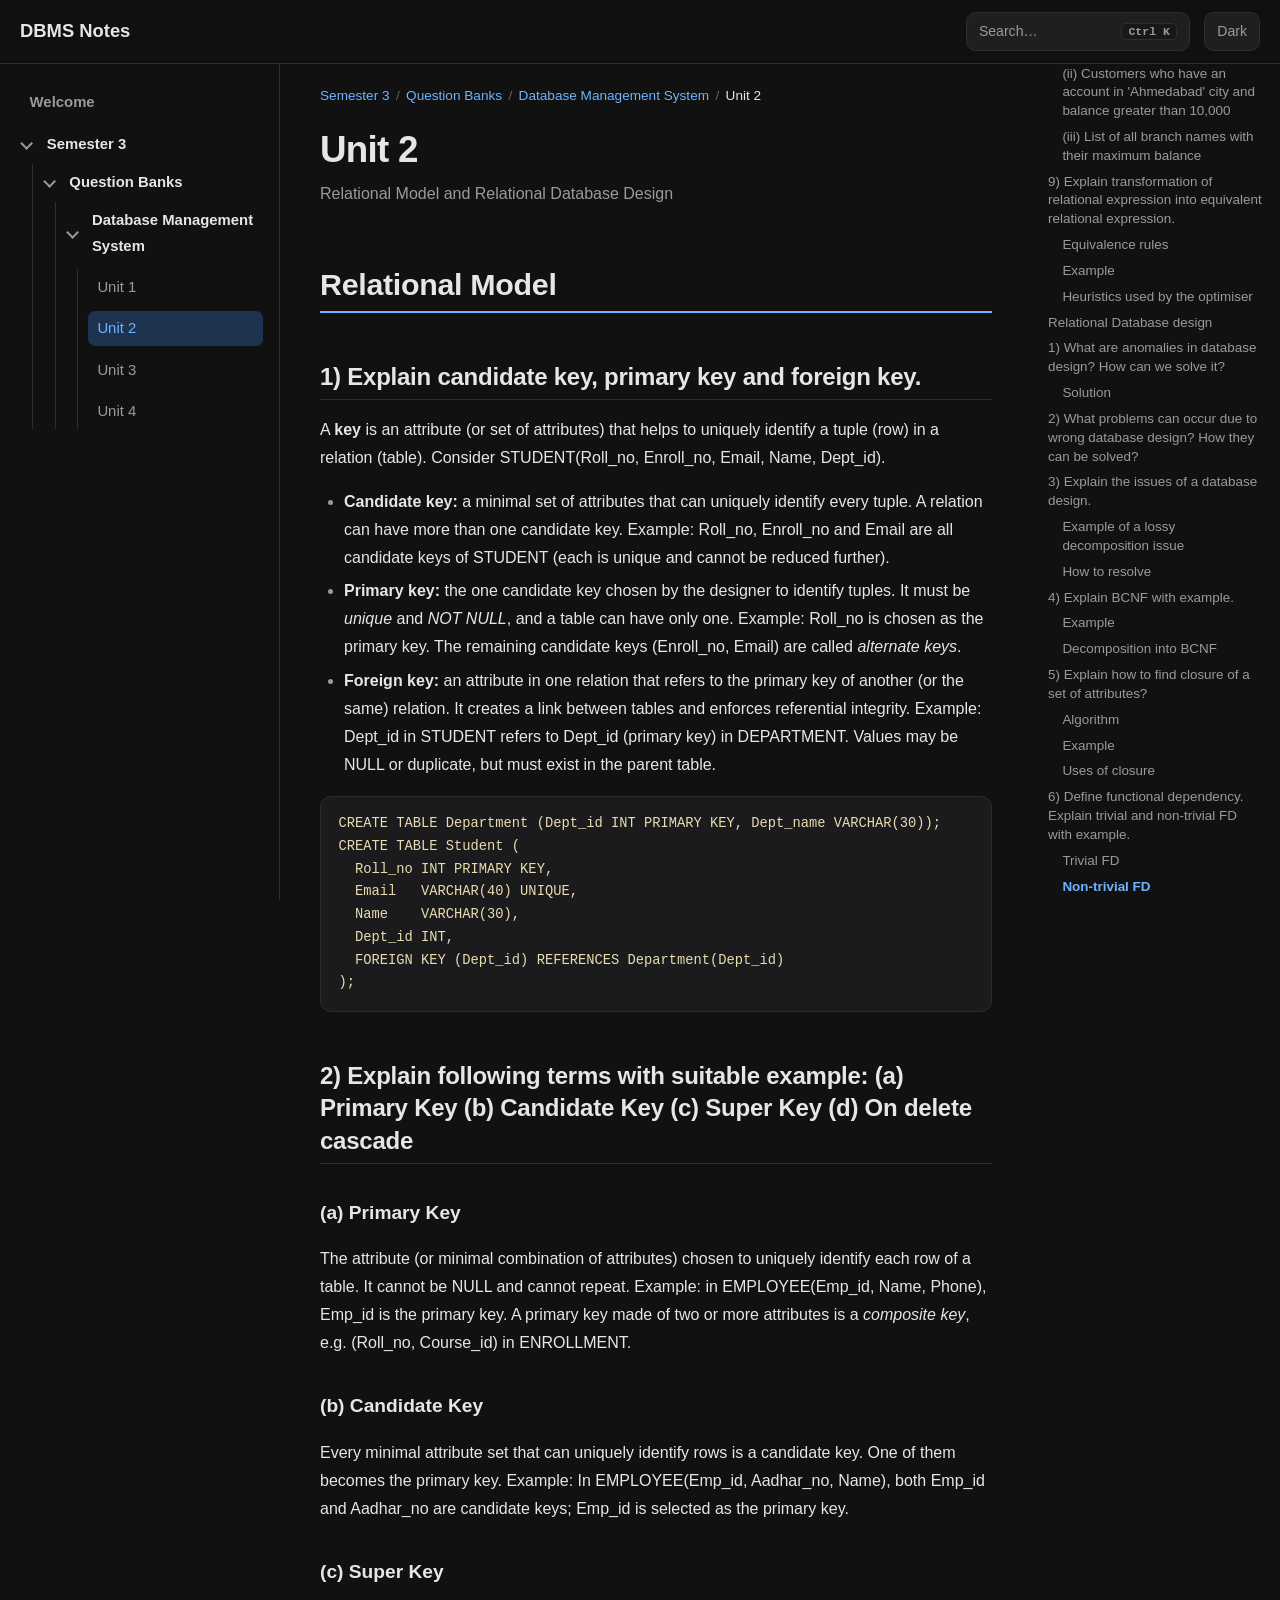
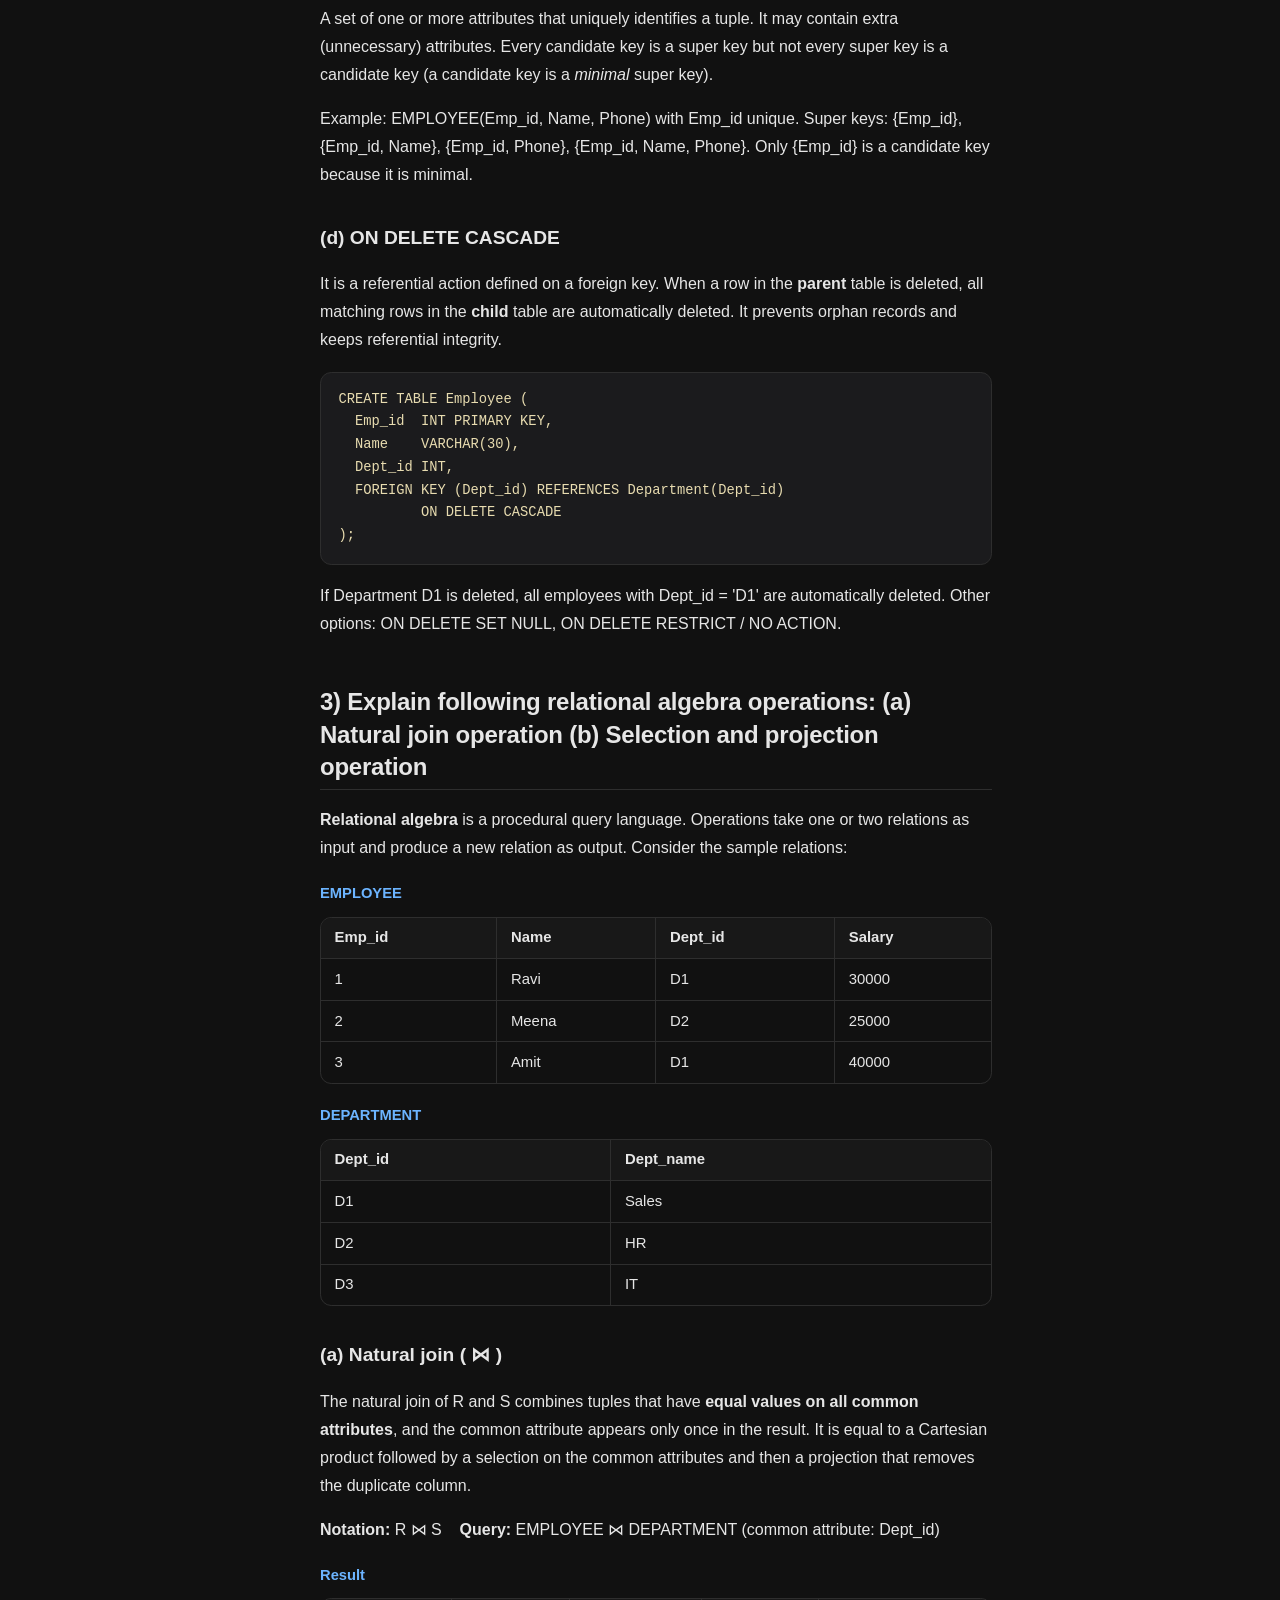
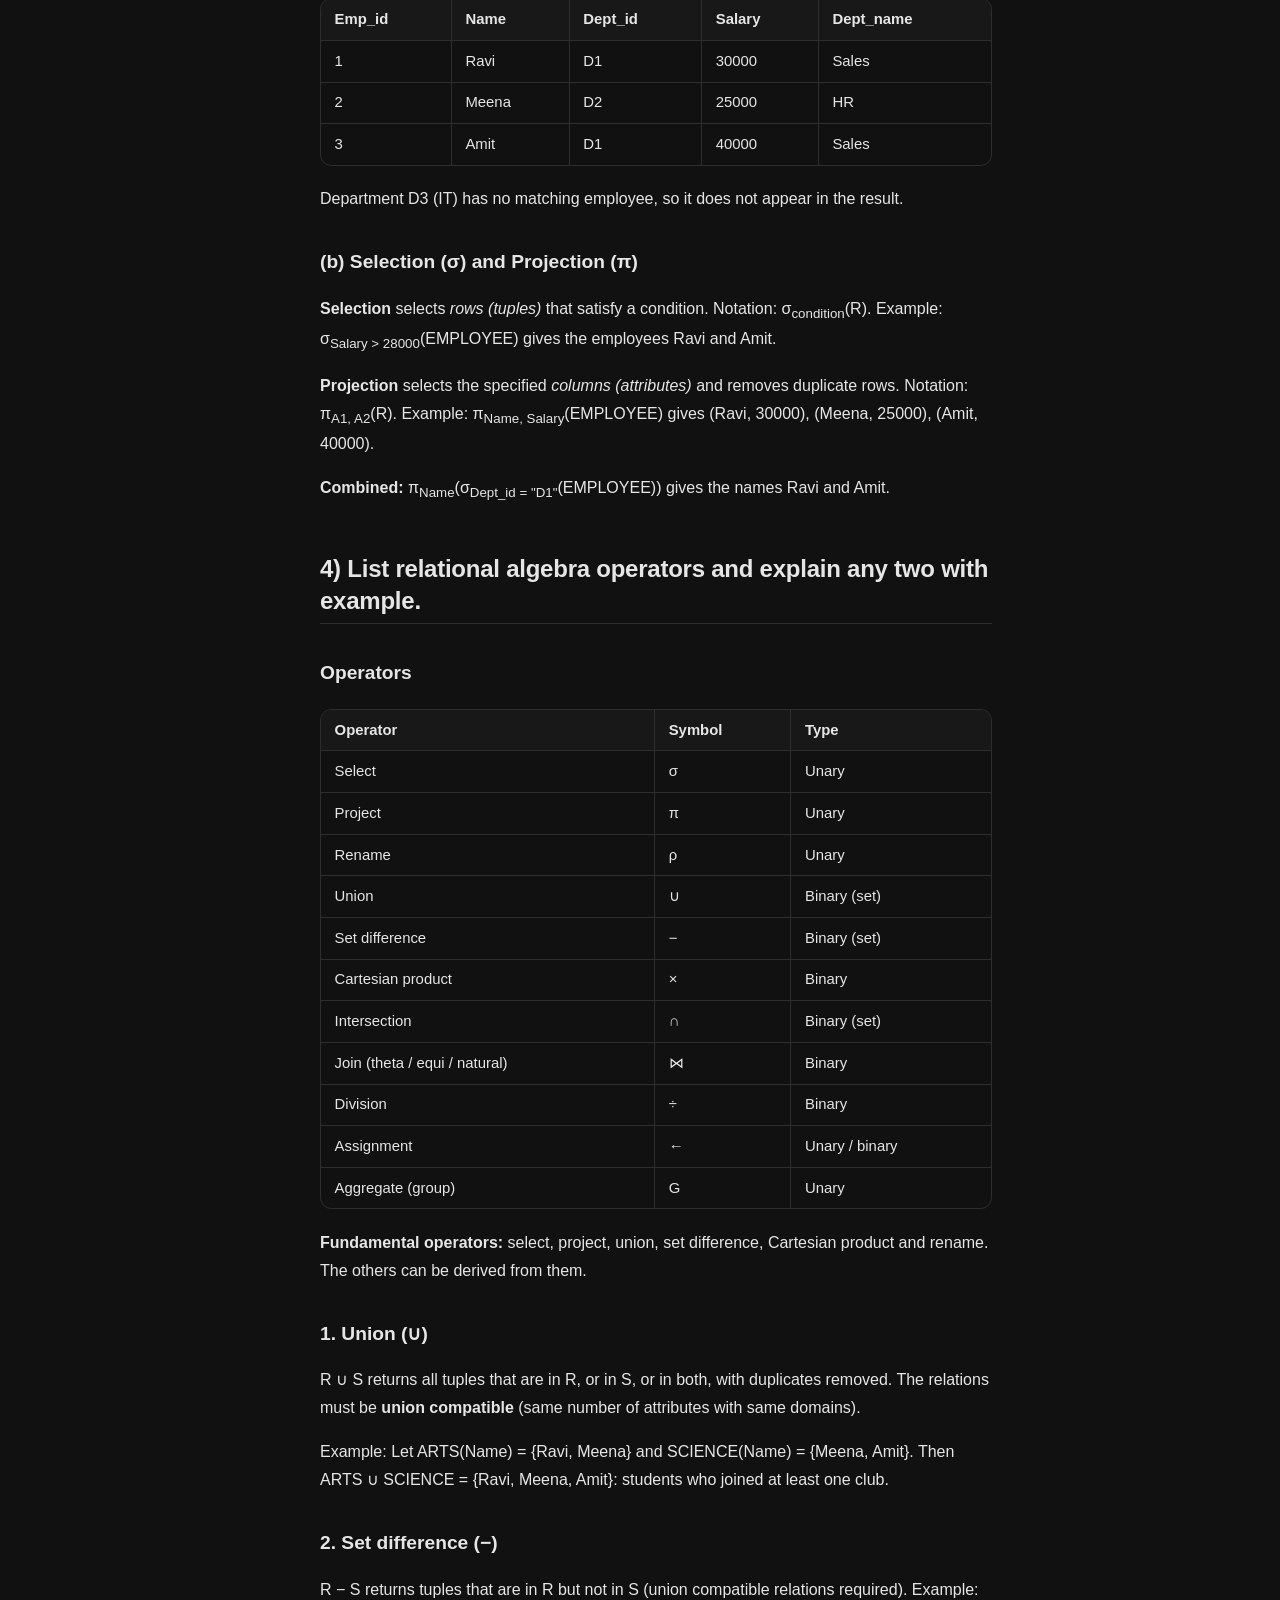
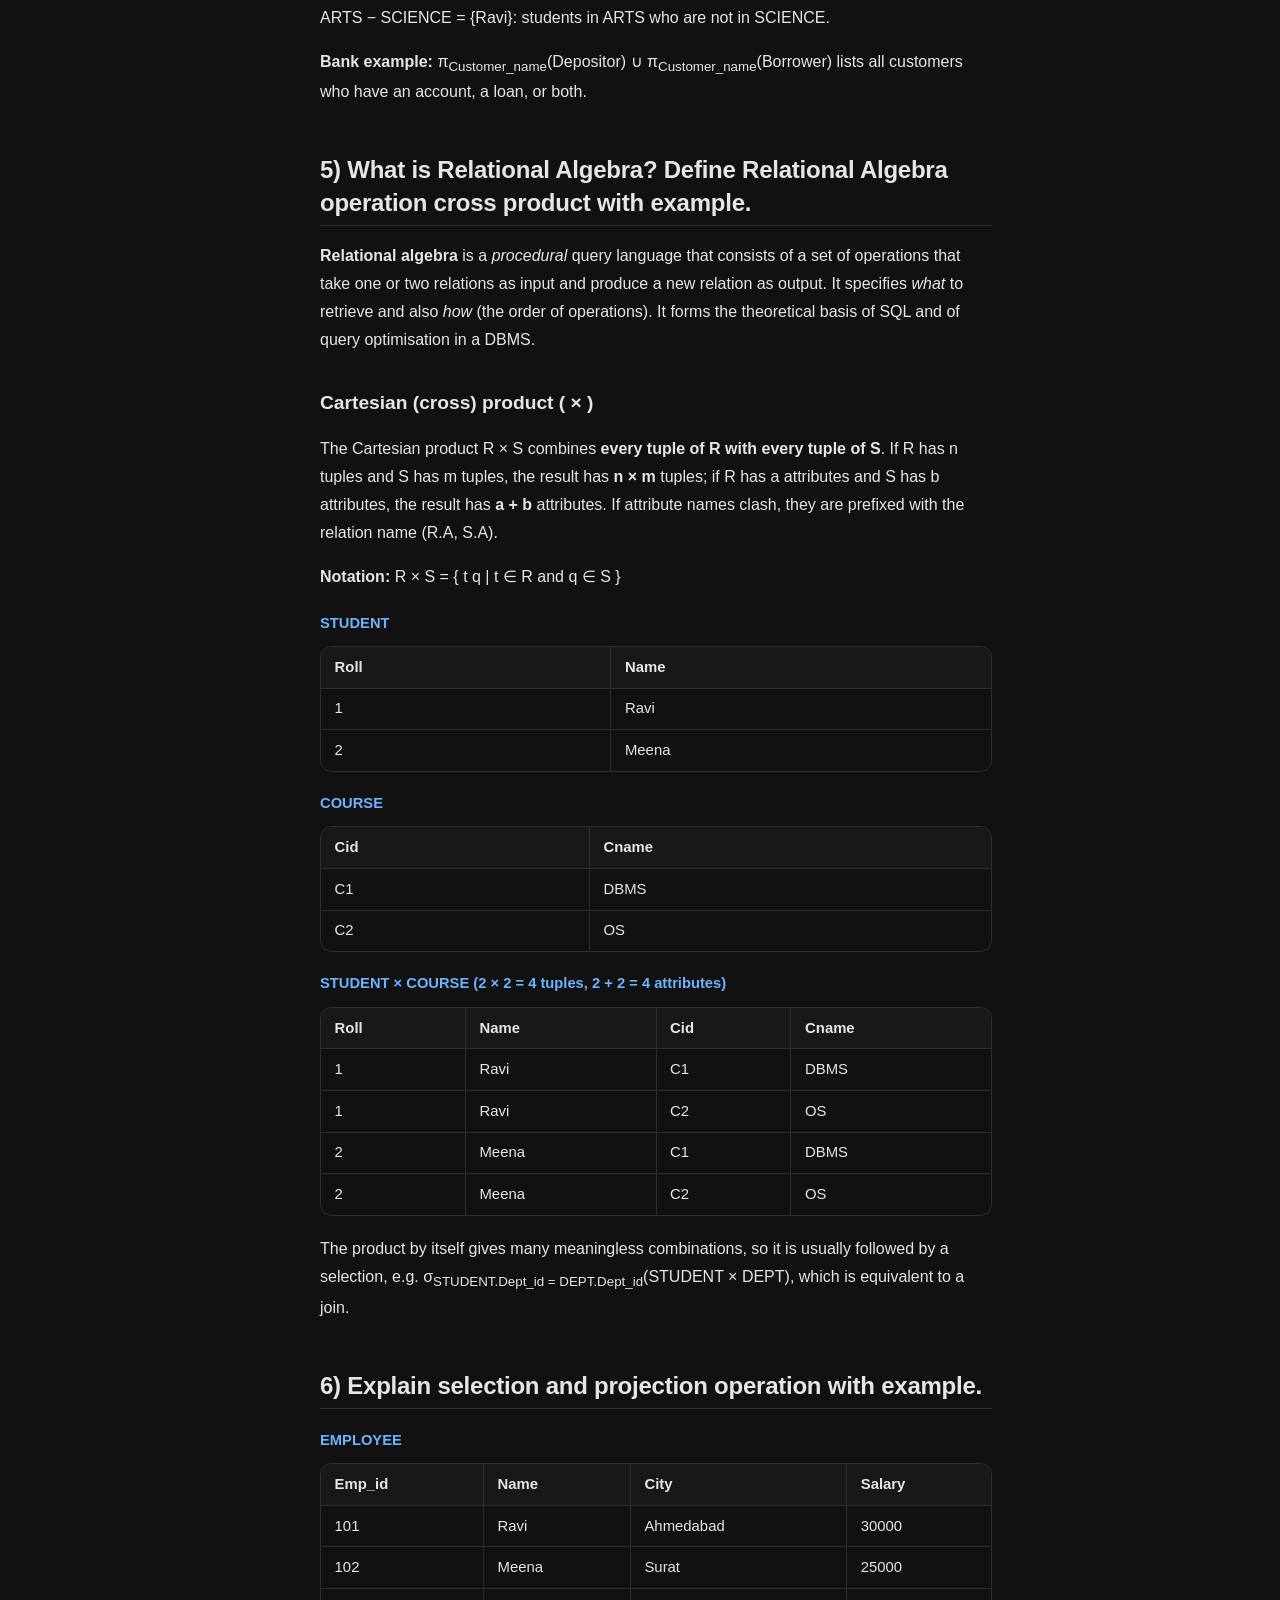
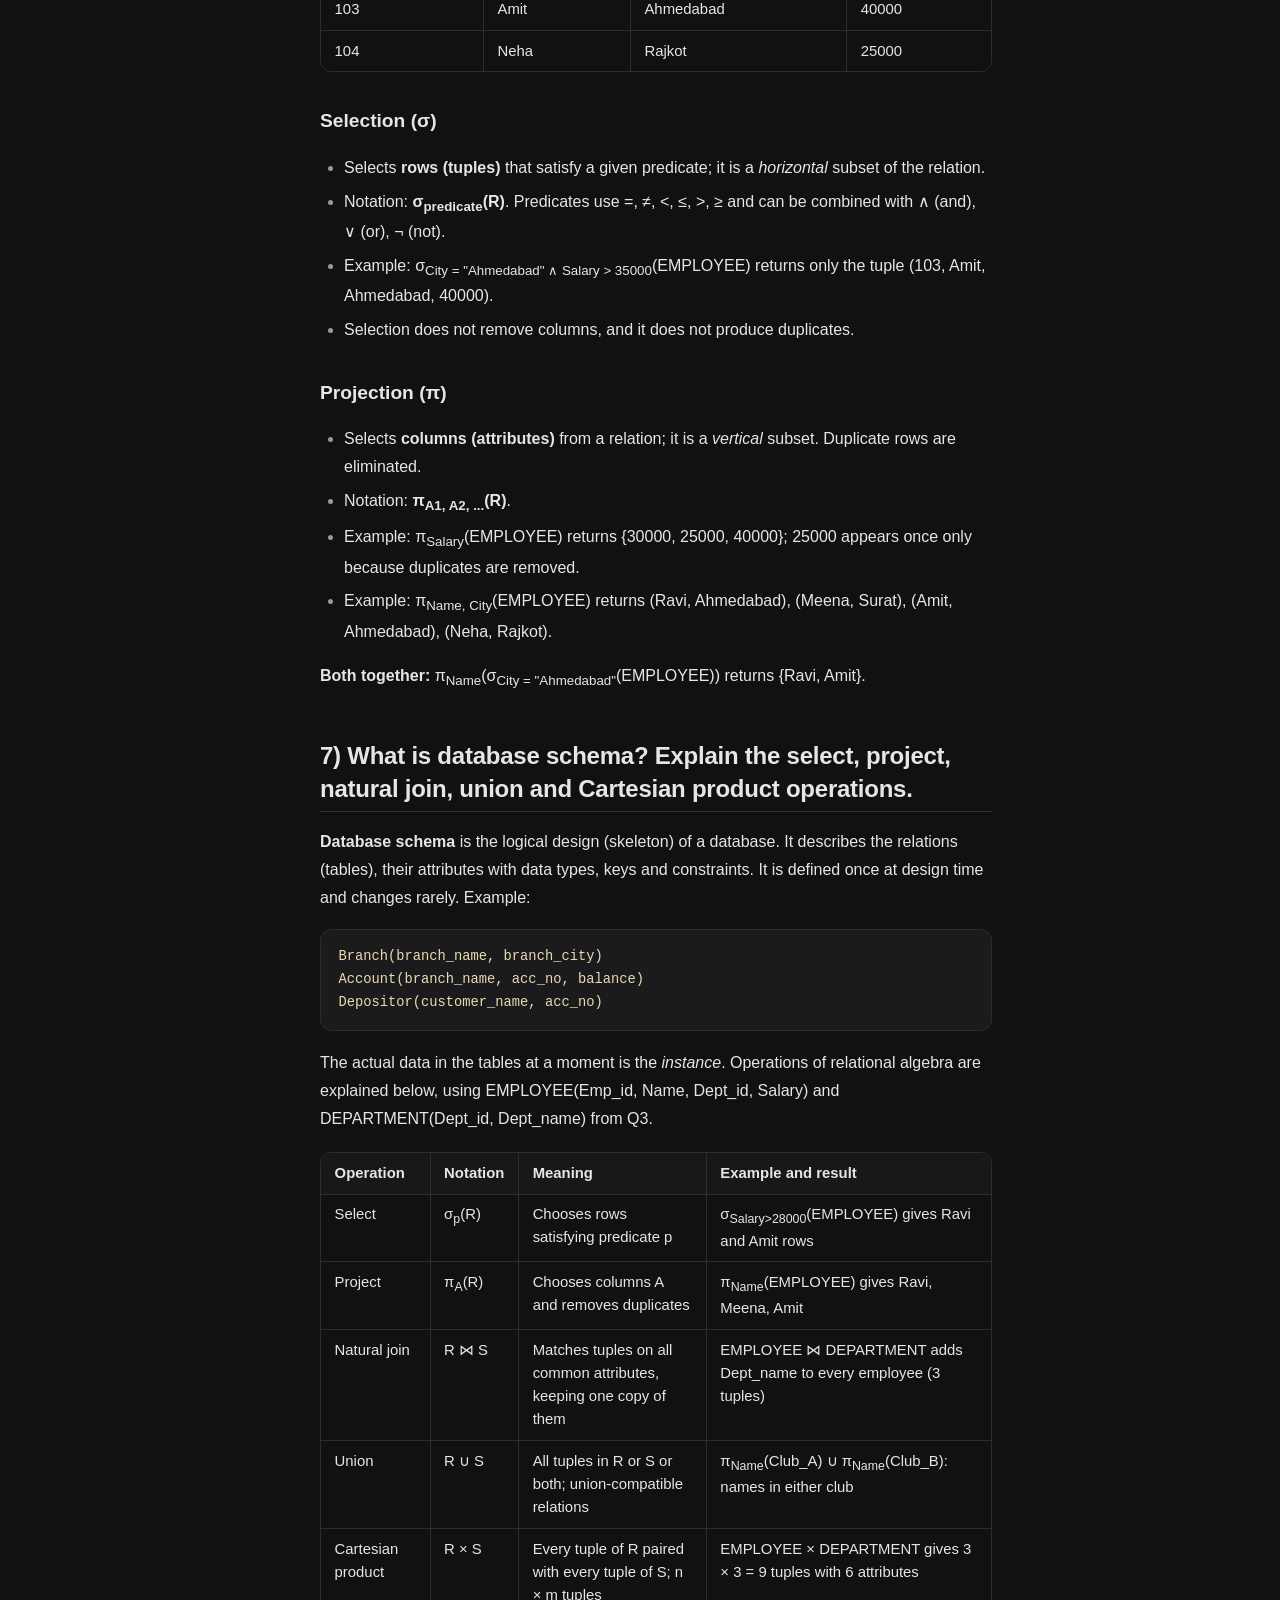
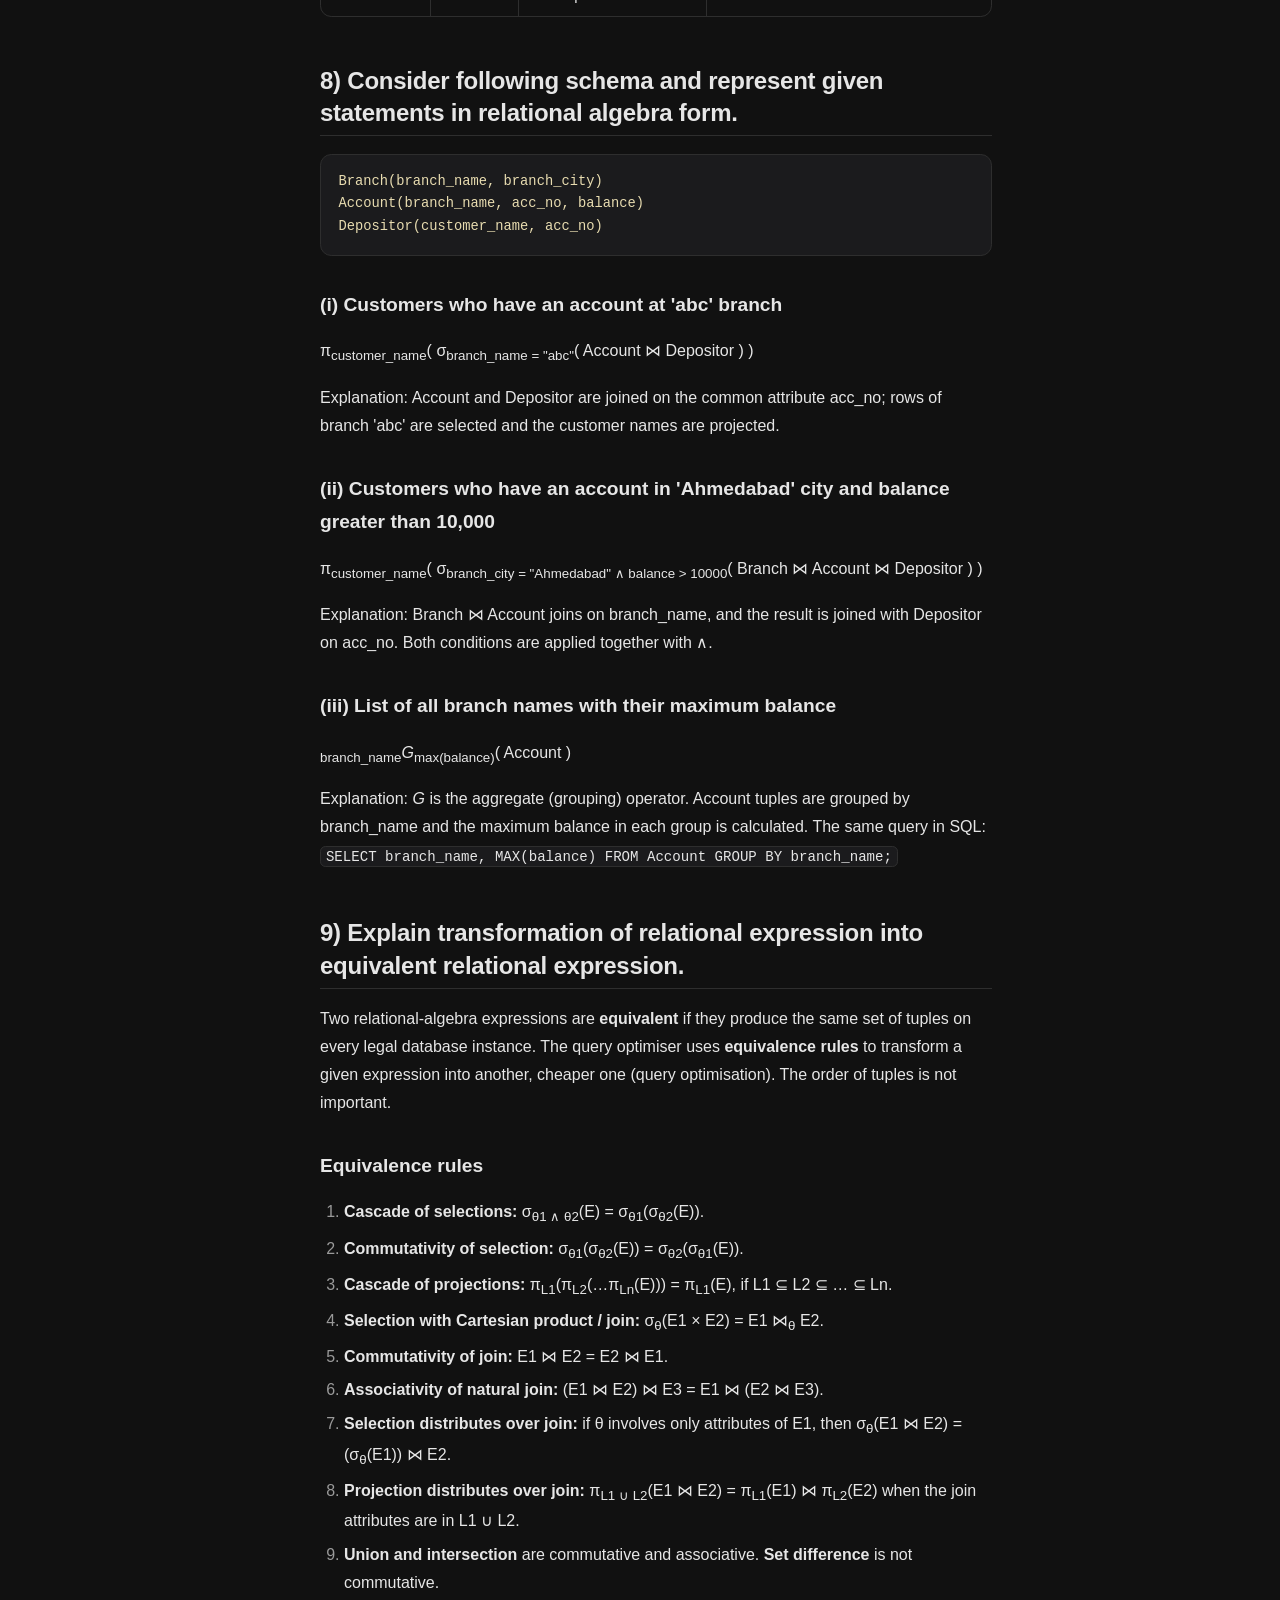
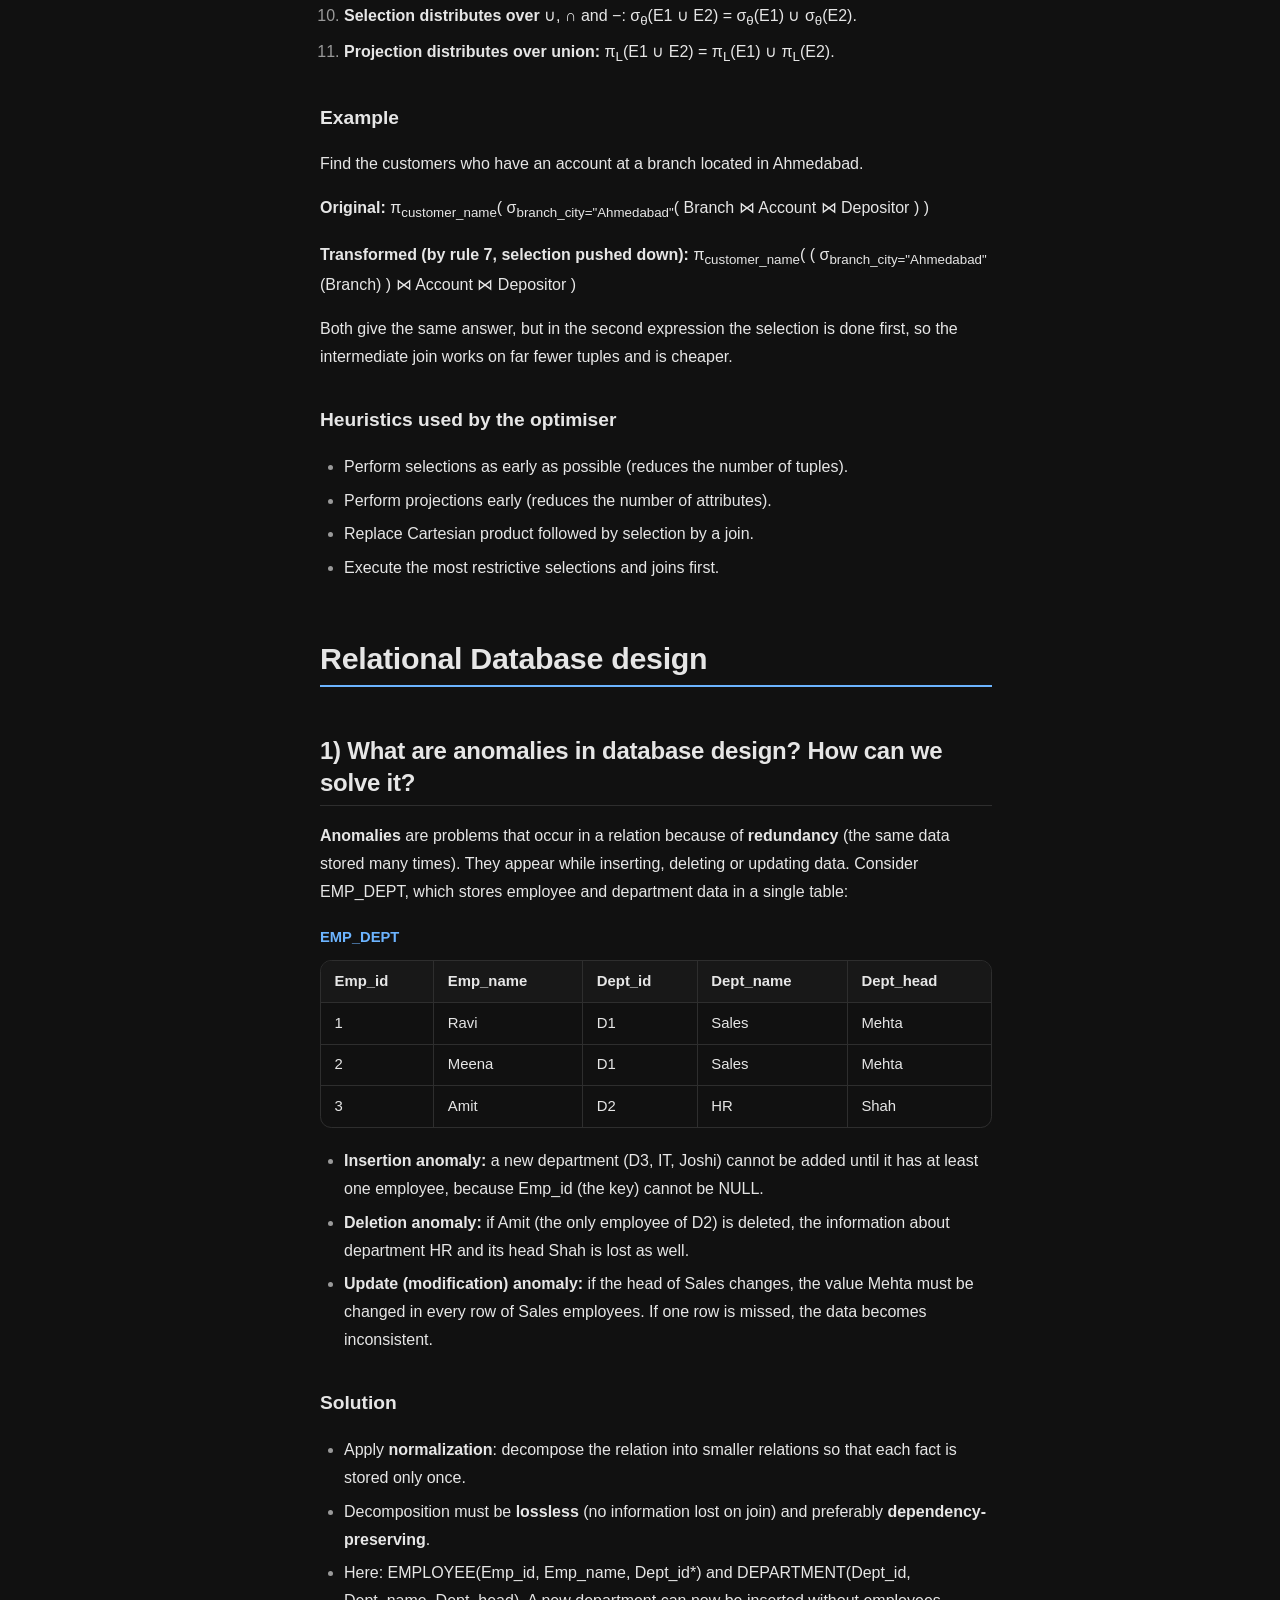
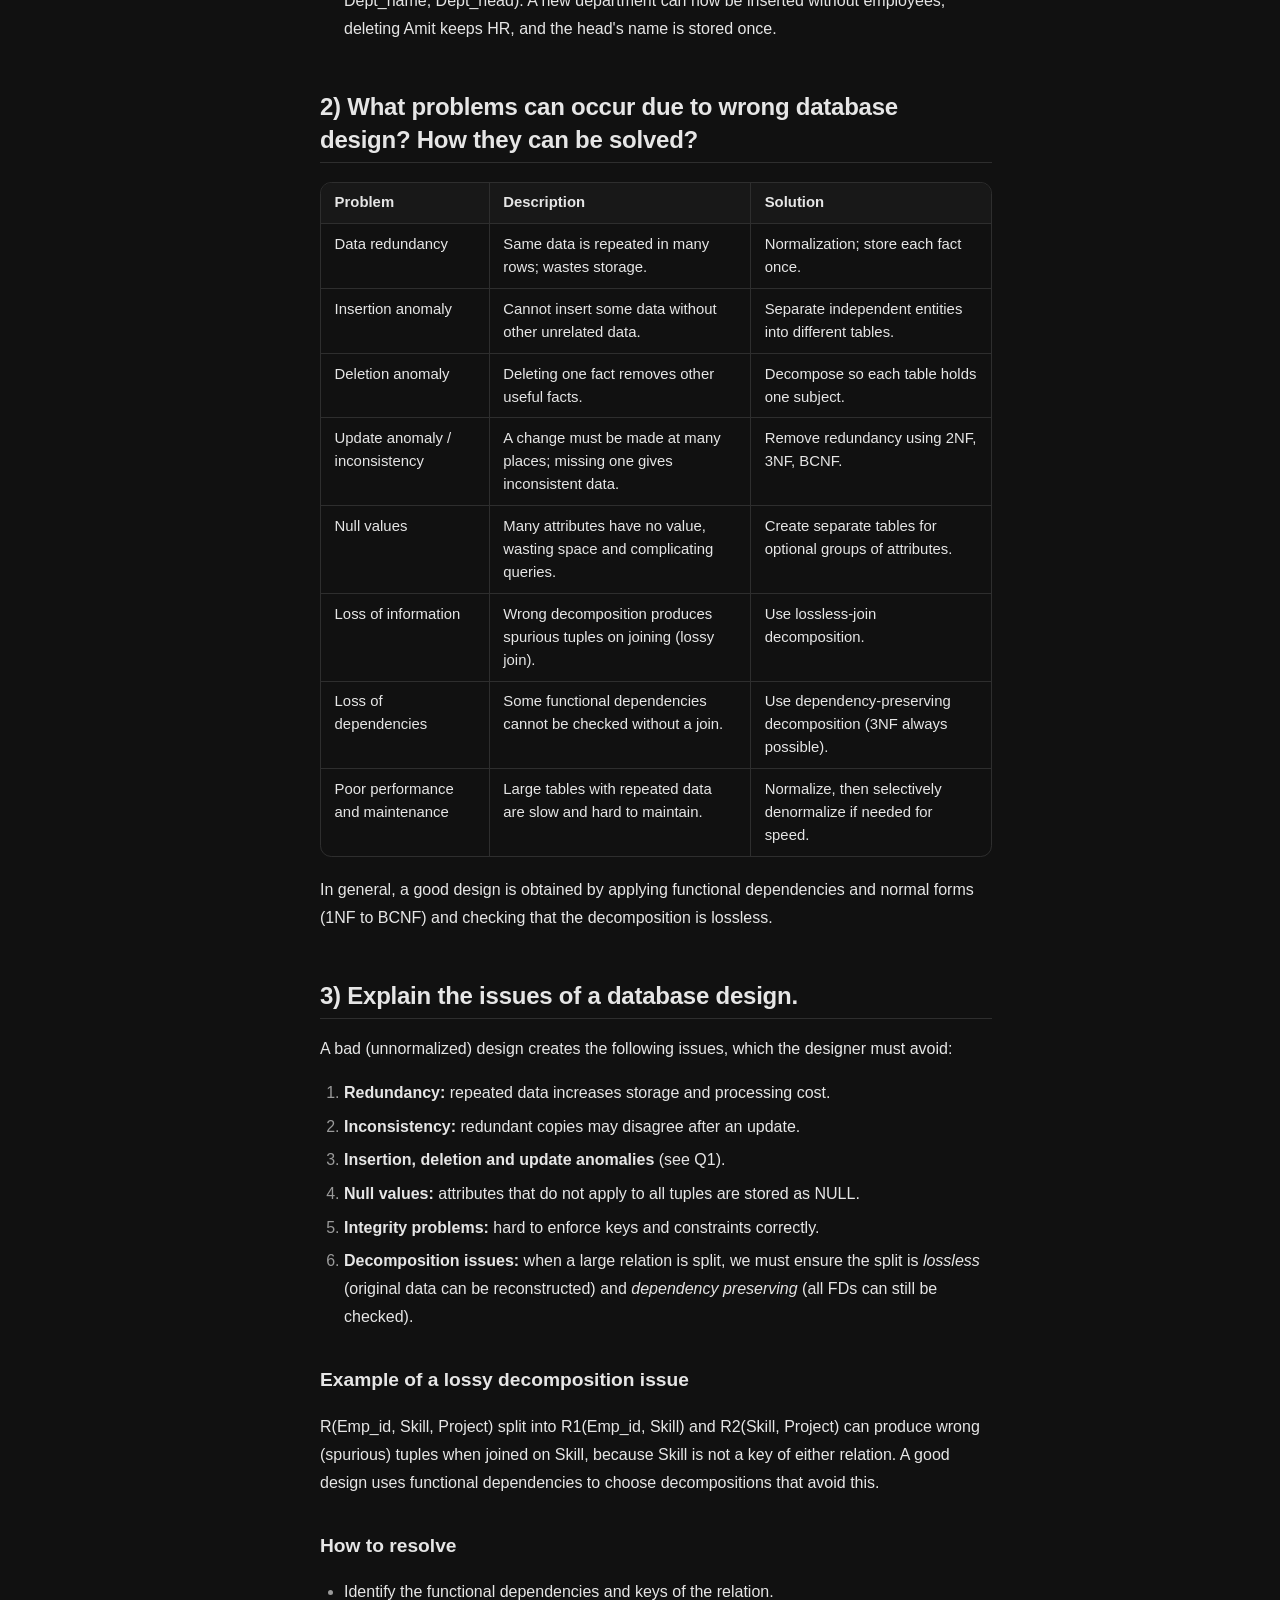
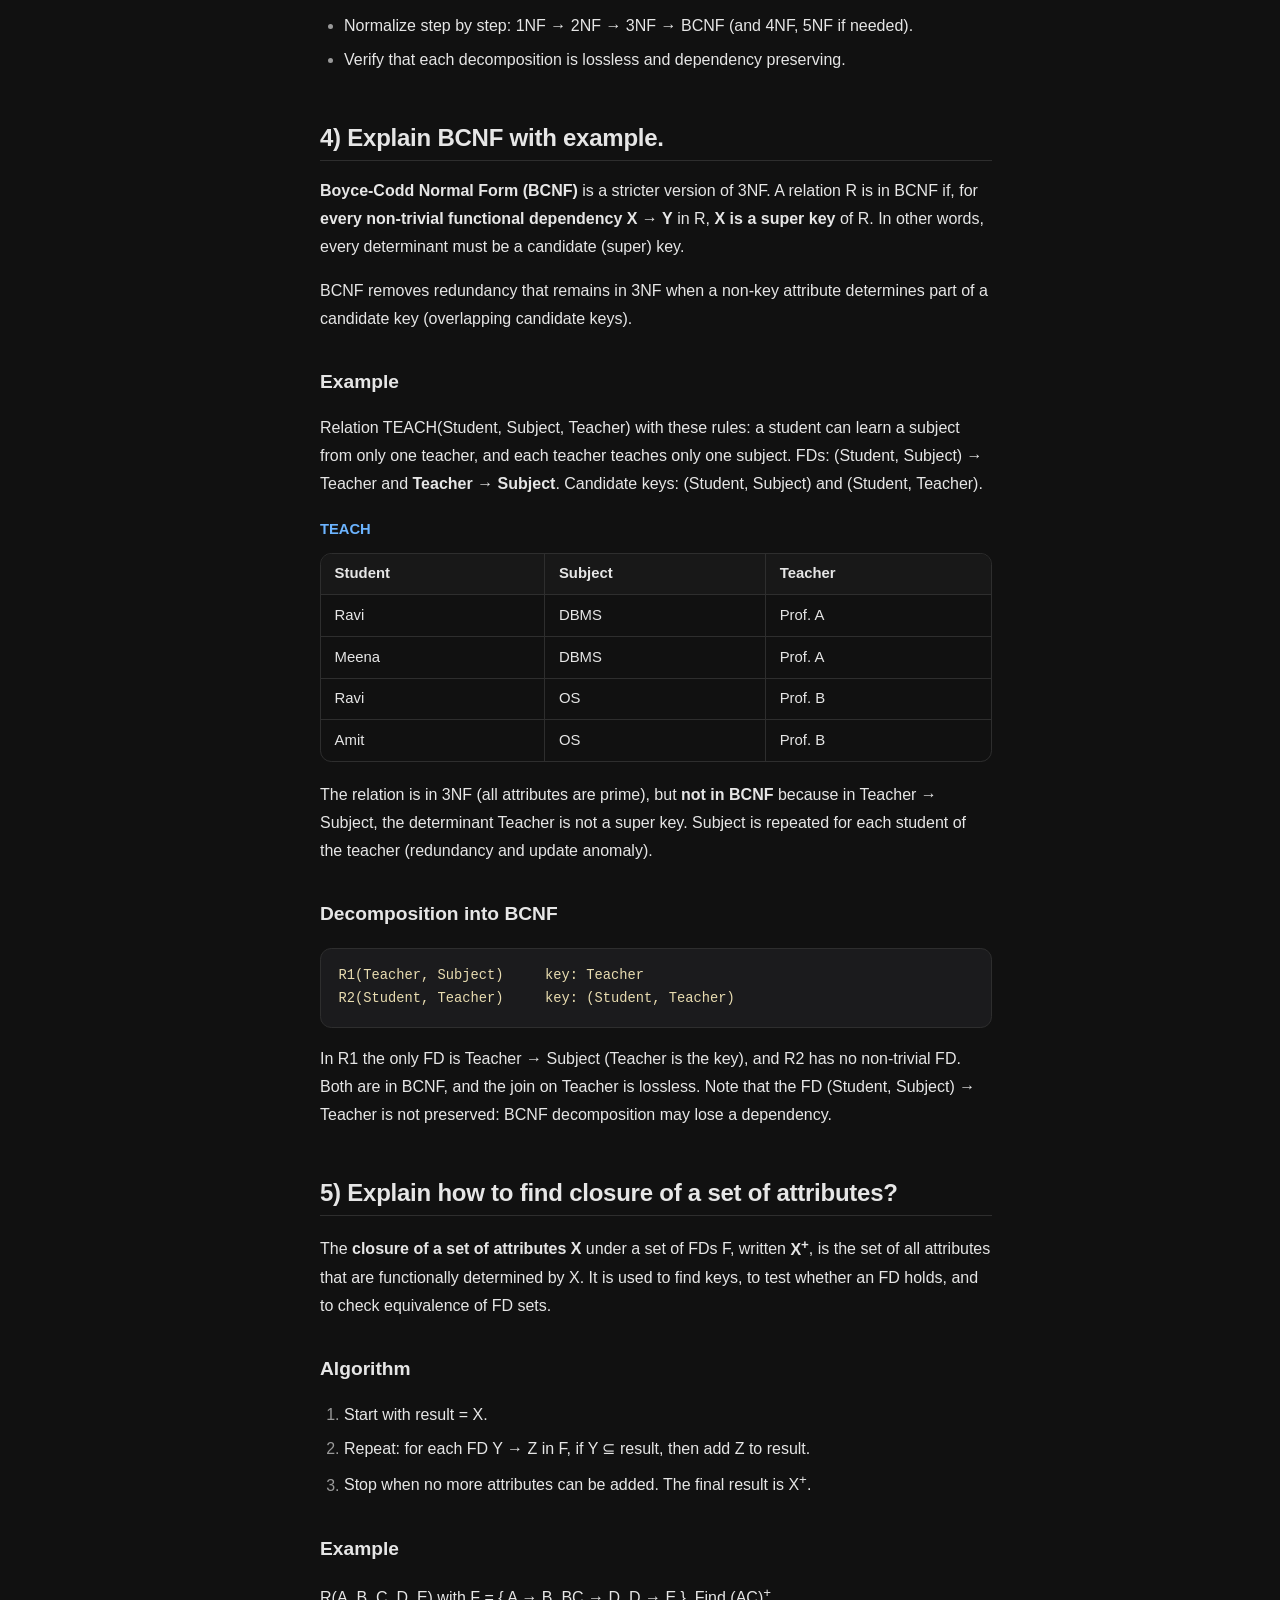
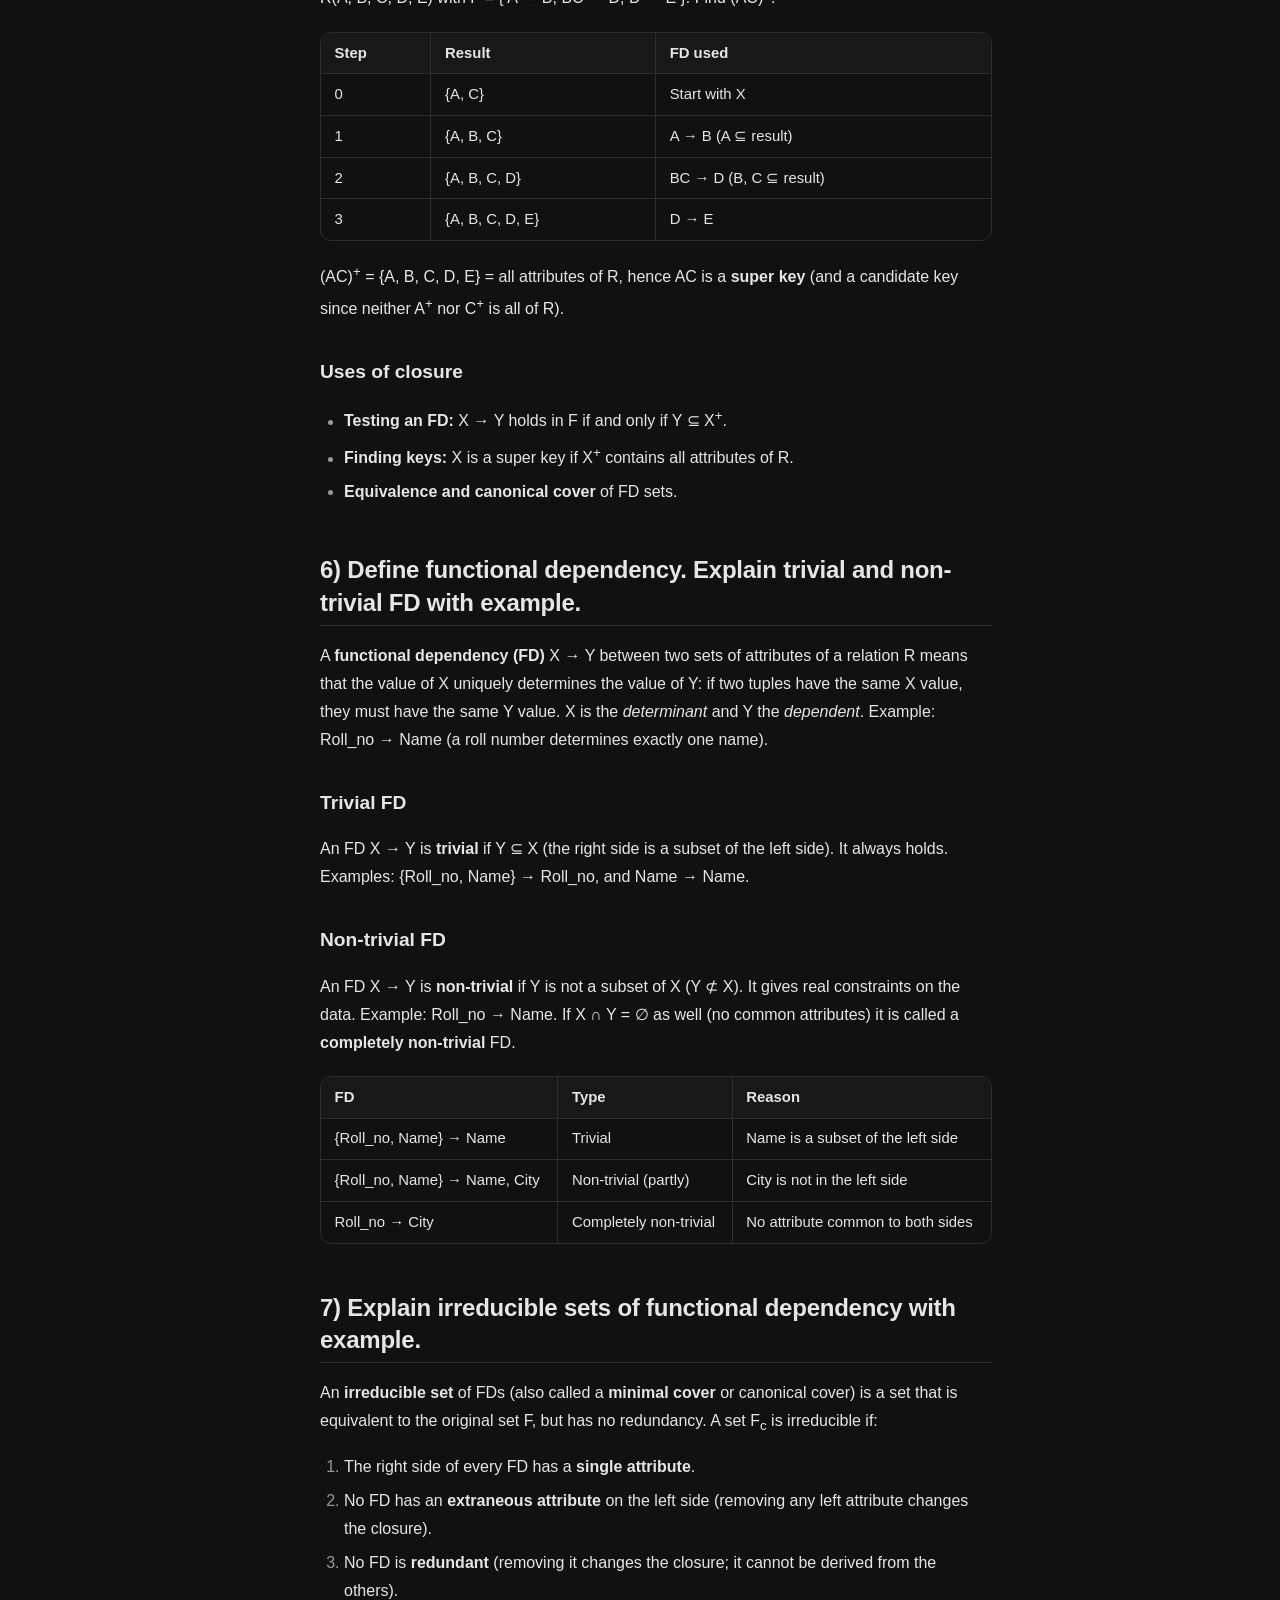
<file: sem-3/question-banks/dbms/unit-2/index.html>
<!doctype html>
<html lang="en" data-root="../../../../">
<head>
<meta charset="utf-8">
<meta name="viewport" content="width=device-width, initial-scale=1">
<meta name="theme-color" content="#111111">
<meta name="description" content="Unit 2: Relational Model and Relational Database Design. DBMS question bank with exam-style answers.">
<title>Unit 2 – DBMS Notes</title>
<script>try{var t=localStorage.getItem("theme");document.documentElement.setAttribute("data-theme",t||"dark")}catch(e){document.documentElement.setAttribute("data-theme","dark")}</script>
<link rel="stylesheet" href="../../../../assets/style.css">
</head>
<body>
<a class="skip" href="#main">Skip to Content</a>
<header class="nav">
  <button class="burger" aria-label="Menu" type="button"><span></span><span></span><span></span></button>
  <a class="logo" href="../../../../"><strong>DBMS Notes</strong></a>
  <div class="spacer"></div>
  <button class="searchbtn" type="button" aria-label="Search"><span>Search…</span><kbd>Ctrl K</kbd></button>
  <button class="themebtn" type="button" aria-label="Toggle theme"><span class="t-dark">Dark</span><span class="t-light">Light</span></button>
</header>
<div class="shell">
  <aside class="sidebar" aria-label="Site navigation"><a class="top" href="../../../../">Welcome</a><details open><summary><a href="../../../">Semester 3</a></summary><details open><summary><a href="../../">Question Banks</a></summary><details open><summary><a href="../">Database Management System</a></summary><ul><li><a href="../unit-1/">Unit 1</a></li><li><a href="./" class="active" aria-current="page">Unit 2</a></li><li><a href="../unit-3/">Unit 3</a></li><li><a href="../unit-4/">Unit 4</a></li></ul></details></details></details></aside>
  <main id="main">
    <nav class="crumbs" aria-label="Breadcrumb"><a href="../../../">Semester 3</a><span class="sep">/</span><a href="../../">Question Banks</a><span class="sep">/</span><a href="../">Database Management System</a><span class="sep">/</span><span>Unit 2</span></nav>
    <article>
<h1>Unit 2</h1><p class="lead">Relational Model and Relational Database Design</p><h2 id="relational-model" class="part">Relational Model<a href="#relational-model" class="anchor" aria-label="Permalink for this section"></a></h2>
<h2 id="1-explain-candidate-key-primary-key-and-foreign-key">1) Explain candidate key, primary key and foreign key.<a href="#1-explain-candidate-key-primary-key-and-foreign-key" class="anchor" aria-label="Permalink for this section"></a></h2>
<p>A <b>key</b> is an attribute (or set of attributes) that helps to uniquely identify a tuple (row) in a relation (table). Consider STUDENT(Roll_no, Enroll_no, Email, Name, Dept_id).</p>
<ul><li><b>Candidate key:</b> a minimal set of attributes that can uniquely identify every tuple. A relation can have more than one candidate key. Example: Roll_no, Enroll_no and Email are all candidate keys of STUDENT (each is unique and cannot be reduced further).</li><li><b>Primary key:</b> the one candidate key chosen by the designer to identify tuples. It must be <i>unique</i> and <i>NOT NULL</i>, and a table can have only one. Example: Roll_no is chosen as the primary key. The remaining candidate keys (Enroll_no, Email) are called <i>alternate keys</i>.</li><li><b>Foreign key:</b> an attribute in one relation that refers to the primary key of another (or the same) relation. It creates a link between tables and enforces referential integrity. Example: Dept_id in STUDENT refers to Dept_id (primary key) in DEPARTMENT. Values may be NULL or duplicate, but must exist in the parent table.</li></ul>
<div class="codewrap"><pre><code>CREATE TABLE Department (Dept_id INT PRIMARY KEY, Dept_name VARCHAR(30));
CREATE TABLE Student (
  Roll_no INT PRIMARY KEY,
  Email   VARCHAR(40) UNIQUE,
  Name    VARCHAR(30),
  Dept_id INT,
  FOREIGN KEY (Dept_id) REFERENCES Department(Dept_id)
);</code></pre><button class="copy" type="button" aria-label="Copy code">Copy</button></div>
<h2 id="2-explain-following-terms-with-suitable-example-a-primary-key-b-candidate-key-c-">2) Explain following terms with suitable example: (a) Primary Key (b) Candidate Key (c) Super Key (d) On delete cascade<a href="#2-explain-following-terms-with-suitable-example-a-primary-key-b-candidate-key-c-" class="anchor" aria-label="Permalink for this section"></a></h2>
<h3 id="a-primary-key">(a) Primary Key<a href="#a-primary-key" class="anchor" aria-label="Permalink for this section"></a></h3>
<p>The attribute (or minimal combination of attributes) chosen to uniquely identify each row of a table. It cannot be NULL and cannot repeat. Example: in EMPLOYEE(Emp_id, Name, Phone), Emp_id is the primary key. A primary key made of two or more attributes is a <i>composite key</i>, e.g. (Roll_no, Course_id) in ENROLLMENT.</p>
<h3 id="b-candidate-key">(b) Candidate Key<a href="#b-candidate-key" class="anchor" aria-label="Permalink for this section"></a></h3>
<p>Every minimal attribute set that can uniquely identify rows is a candidate key. One of them becomes the primary key. Example: In EMPLOYEE(Emp_id, Aadhar_no, Name), both Emp_id and Aadhar_no are candidate keys; Emp_id is selected as the primary key.</p>
<h3 id="c-super-key">(c) Super Key<a href="#c-super-key" class="anchor" aria-label="Permalink for this section"></a></h3>
<p>A set of one or more attributes that uniquely identifies a tuple. It may contain extra (unnecessary) attributes. Every candidate key is a super key but not every super key is a candidate key (a candidate key is a <i>minimal</i> super key).</p>
<p>Example: EMPLOYEE(Emp_id, Name, Phone) with Emp_id unique. Super keys: {Emp_id}, {Emp_id, Name}, {Emp_id, Phone}, {Emp_id, Name, Phone}. Only {Emp_id} is a candidate key because it is minimal.</p>
<h3 id="d-on-delete-cascade">(d) ON DELETE CASCADE<a href="#d-on-delete-cascade" class="anchor" aria-label="Permalink for this section"></a></h3>
<p>It is a referential action defined on a foreign key. When a row in the <b>parent</b> table is deleted, all matching rows in the <b>child</b> table are automatically deleted. It prevents orphan records and keeps referential integrity.</p>
<div class="codewrap"><pre><code>CREATE TABLE Employee (
  Emp_id  INT PRIMARY KEY,
  Name    VARCHAR(30),
  Dept_id INT,
  FOREIGN KEY (Dept_id) REFERENCES Department(Dept_id)
          ON DELETE CASCADE
);</code></pre><button class="copy" type="button" aria-label="Copy code">Copy</button></div>
<p>If Department D1 is deleted, all employees with Dept_id = 'D1' are automatically deleted. Other options: ON DELETE SET NULL, ON DELETE RESTRICT / NO ACTION.</p>
<h2 id="3-explain-following-relational-algebra-operations-a-natural-join-operation-b-sel">3) Explain following relational algebra operations: (a) Natural join operation (b) Selection and projection operation<a href="#3-explain-following-relational-algebra-operations-a-natural-join-operation-b-sel" class="anchor" aria-label="Permalink for this section"></a></h2>
<p><b>Relational algebra</b> is a procedural query language. Operations take one or two relations as input and produce a new relation as output. Consider the sample relations:</p>
<p class="tbl-title"><b>EMPLOYEE</b></p>
<div class="tablewrap"><table><thead><tr><th>Emp_id</th><th>Name</th><th>Dept_id</th><th>Salary</th></tr></thead><tbody><tr><td>1</td><td>Ravi</td><td>D1</td><td>30000</td></tr><tr><td>2</td><td>Meena</td><td>D2</td><td>25000</td></tr><tr><td>3</td><td>Amit</td><td>D1</td><td>40000</td></tr></tbody></table></div>
<p class="tbl-title"><b>DEPARTMENT</b></p>
<div class="tablewrap"><table><thead><tr><th>Dept_id</th><th>Dept_name</th></tr></thead><tbody><tr><td>D1</td><td>Sales</td></tr><tr><td>D2</td><td>HR</td></tr><tr><td>D3</td><td>IT</td></tr></tbody></table></div>
<h3 id="a-natural-join">(a) Natural join ( ⋈ )<a href="#a-natural-join" class="anchor" aria-label="Permalink for this section"></a></h3>
<p>The natural join of R and S combines tuples that have <b>equal values on all common attributes</b>, and the common attribute appears only once in the result. It is equal to a Cartesian product followed by a selection on the common attributes and then a projection that removes the duplicate column.</p>
<p><b>Notation:</b> R ⋈ S &nbsp;&nbsp; <b>Query:</b> EMPLOYEE ⋈ DEPARTMENT (common attribute: Dept_id)</p>
<p class="tbl-title"><b>Result</b></p>
<div class="tablewrap"><table><thead><tr><th>Emp_id</th><th>Name</th><th>Dept_id</th><th>Salary</th><th>Dept_name</th></tr></thead><tbody><tr><td>1</td><td>Ravi</td><td>D1</td><td>30000</td><td>Sales</td></tr><tr><td>2</td><td>Meena</td><td>D2</td><td>25000</td><td>HR</td></tr><tr><td>3</td><td>Amit</td><td>D1</td><td>40000</td><td>Sales</td></tr></tbody></table></div>
<p>Department D3 (IT) has no matching employee, so it does not appear in the result.</p>
<h3 id="b-selection-and-projection">(b) Selection (σ) and Projection (π)<a href="#b-selection-and-projection" class="anchor" aria-label="Permalink for this section"></a></h3>
<p><b>Selection</b> selects <i>rows (tuples)</i> that satisfy a condition. Notation: σ<sub>condition</sub>(R). Example: σ<sub>Salary &gt; 28000</sub>(EMPLOYEE) gives the employees Ravi and Amit.</p>
<p><b>Projection</b> selects the specified <i>columns (attributes)</i> and removes duplicate rows. Notation: π<sub>A1, A2</sub>(R). Example: π<sub>Name, Salary</sub>(EMPLOYEE) gives (Ravi, 30000), (Meena, 25000), (Amit, 40000).</p>
<p><b>Combined:</b> π<sub>Name</sub>(σ<sub>Dept_id = &quot;D1&quot;</sub>(EMPLOYEE)) gives the names Ravi and Amit.</p>
<h2 id="4-list-relational-algebra-operators-and-explain-any-two-with-example">4) List relational algebra operators and explain any two with example.<a href="#4-list-relational-algebra-operators-and-explain-any-two-with-example" class="anchor" aria-label="Permalink for this section"></a></h2>
<h3 id="operators">Operators<a href="#operators" class="anchor" aria-label="Permalink for this section"></a></h3>
<div class="tablewrap"><table><thead><tr><th>Operator</th><th>Symbol</th><th>Type</th></tr></thead><tbody><tr><td>Select</td><td>σ</td><td>Unary</td></tr><tr><td>Project</td><td>π</td><td>Unary</td></tr><tr><td>Rename</td><td>ρ</td><td>Unary</td></tr><tr><td>Union</td><td>∪</td><td>Binary (set)</td></tr><tr><td>Set difference</td><td>−</td><td>Binary (set)</td></tr><tr><td>Cartesian product</td><td>×</td><td>Binary</td></tr><tr><td>Intersection</td><td>∩</td><td>Binary (set)</td></tr><tr><td>Join (theta / equi / natural)</td><td>⋈</td><td>Binary</td></tr><tr><td>Division</td><td>÷</td><td>Binary</td></tr><tr><td>Assignment</td><td>←</td><td>Unary / binary</td></tr><tr><td>Aggregate (group)</td><td>G</td><td>Unary</td></tr></tbody></table></div>
<p><b>Fundamental operators:</b> select, project, union, set difference, Cartesian product and rename. The others can be derived from them.</p>
<h3 id="1-union">1. Union (∪)<a href="#1-union" class="anchor" aria-label="Permalink for this section"></a></h3>
<p>R ∪ S returns all tuples that are in R, or in S, or in both, with duplicates removed. The relations must be <b>union compatible</b> (same number of attributes with same domains).</p>
<p>Example: Let ARTS(Name) = {Ravi, Meena} and SCIENCE(Name) = {Meena, Amit}. Then ARTS ∪ SCIENCE = {Ravi, Meena, Amit}: students who joined at least one club.</p>
<h3 id="2-set-difference">2. Set difference (−)<a href="#2-set-difference" class="anchor" aria-label="Permalink for this section"></a></h3>
<p>R − S returns tuples that are in R but not in S (union compatible relations required). Example: ARTS − SCIENCE = {Ravi}: students in ARTS who are not in SCIENCE.</p>
<p><b>Bank example:</b> π<sub>Customer_name</sub>(Depositor) ∪ π<sub>Customer_name</sub>(Borrower) lists all customers who have an account, a loan, or both.</p>
<h2 id="5-what-is-relational-algebra-define-relational-algebra-operation-cross-product-w">5) What is Relational Algebra? Define Relational Algebra operation cross product with example.<a href="#5-what-is-relational-algebra-define-relational-algebra-operation-cross-product-w" class="anchor" aria-label="Permalink for this section"></a></h2>
<p><b>Relational algebra</b> is a <i>procedural</i> query language that consists of a set of operations that take one or two relations as input and produce a new relation as output. It specifies <i>what</i> to retrieve and also <i>how</i> (the order of operations). It forms the theoretical basis of SQL and of query optimisation in a DBMS.</p>
<h3 id="cartesian-cross-product">Cartesian (cross) product ( × )<a href="#cartesian-cross-product" class="anchor" aria-label="Permalink for this section"></a></h3>
<p>The Cartesian product R × S combines <b>every tuple of R with every tuple of S</b>. If R has n tuples and S has m tuples, the result has <b>n × m</b> tuples; if R has a attributes and S has b attributes, the result has <b>a + b</b> attributes. If attribute names clash, they are prefixed with the relation name (R.A, S.A).</p>
<p><b>Notation:</b> R × S = { t q | t ∈ R and q ∈ S }</p>
<p class="tbl-title"><b>STUDENT</b></p>
<div class="tablewrap"><table><thead><tr><th>Roll</th><th>Name</th></tr></thead><tbody><tr><td>1</td><td>Ravi</td></tr><tr><td>2</td><td>Meena</td></tr></tbody></table></div>
<p class="tbl-title"><b>COURSE</b></p>
<div class="tablewrap"><table><thead><tr><th>Cid</th><th>Cname</th></tr></thead><tbody><tr><td>C1</td><td>DBMS</td></tr><tr><td>C2</td><td>OS</td></tr></tbody></table></div>
<p class="tbl-title"><b>STUDENT × COURSE (2 × 2 = 4 tuples, 2 + 2 = 4 attributes)</b></p>
<div class="tablewrap"><table><thead><tr><th>Roll</th><th>Name</th><th>Cid</th><th>Cname</th></tr></thead><tbody><tr><td>1</td><td>Ravi</td><td>C1</td><td>DBMS</td></tr><tr><td>1</td><td>Ravi</td><td>C2</td><td>OS</td></tr><tr><td>2</td><td>Meena</td><td>C1</td><td>DBMS</td></tr><tr><td>2</td><td>Meena</td><td>C2</td><td>OS</td></tr></tbody></table></div>
<p>The product by itself gives many meaningless combinations, so it is usually followed by a selection, e.g. σ<sub>STUDENT.Dept_id = DEPT.Dept_id</sub>(STUDENT × DEPT), which is equivalent to a join.</p>
<h2 id="6-explain-selection-and-projection-operation-with-example">6) Explain selection and projection operation with example.<a href="#6-explain-selection-and-projection-operation-with-example" class="anchor" aria-label="Permalink for this section"></a></h2>
<p class="tbl-title"><b>EMPLOYEE</b></p>
<div class="tablewrap"><table><thead><tr><th>Emp_id</th><th>Name</th><th>City</th><th>Salary</th></tr></thead><tbody><tr><td>101</td><td>Ravi</td><td>Ahmedabad</td><td>30000</td></tr><tr><td>102</td><td>Meena</td><td>Surat</td><td>25000</td></tr><tr><td>103</td><td>Amit</td><td>Ahmedabad</td><td>40000</td></tr><tr><td>104</td><td>Neha</td><td>Rajkot</td><td>25000</td></tr></tbody></table></div>
<h3 id="selection">Selection (σ)<a href="#selection" class="anchor" aria-label="Permalink for this section"></a></h3>
<ul><li>Selects <b>rows (tuples)</b> that satisfy a given predicate; it is a <i>horizontal</i> subset of the relation.</li><li>Notation: <b>σ<sub>predicate</sub>(R)</b>. Predicates use =, ≠, &lt;, ≤, &gt;, ≥ and can be combined with ∧ (and), ∨ (or), ¬ (not).</li><li>Example: σ<sub>City = &quot;Ahmedabad&quot; ∧ Salary &gt; 35000</sub>(EMPLOYEE) returns only the tuple (103, Amit, Ahmedabad, 40000).</li><li>Selection does not remove columns, and it does not produce duplicates.</li></ul>
<h3 id="projection">Projection (π)<a href="#projection" class="anchor" aria-label="Permalink for this section"></a></h3>
<ul><li>Selects <b>columns (attributes)</b> from a relation; it is a <i>vertical</i> subset. Duplicate rows are eliminated.</li><li>Notation: <b>π<sub>A1, A2, ...</sub>(R)</b>.</li><li>Example: π<sub>Salary</sub>(EMPLOYEE) returns {30000, 25000, 40000}; 25000 appears once only because duplicates are removed.</li><li>Example: π<sub>Name, City</sub>(EMPLOYEE) returns (Ravi, Ahmedabad), (Meena, Surat), (Amit, Ahmedabad), (Neha, Rajkot).</li></ul>
<p><b>Both together:</b> π<sub>Name</sub>(σ<sub>City = &quot;Ahmedabad&quot;</sub>(EMPLOYEE)) returns {Ravi, Amit}.</p>
<h2 id="7-what-is-database-schema-explain-the-select-project-natural-join-union-and-cart">7) What is database schema? Explain the select, project, natural join, union and Cartesian product operations.<a href="#7-what-is-database-schema-explain-the-select-project-natural-join-union-and-cart" class="anchor" aria-label="Permalink for this section"></a></h2>
<p><b>Database schema</b> is the logical design (skeleton) of a database. It describes the relations (tables), their attributes with data types, keys and constraints. It is defined once at design time and changes rarely. Example:</p>
<div class="codewrap"><pre><code>Branch(branch_name, branch_city)
Account(branch_name, acc_no, balance)
Depositor(customer_name, acc_no)</code></pre><button class="copy" type="button" aria-label="Copy code">Copy</button></div>
<p>The actual data in the tables at a moment is the <i>instance</i>. Operations of relational algebra are explained below, using EMPLOYEE(Emp_id, Name, Dept_id, Salary) and DEPARTMENT(Dept_id, Dept_name) from Q3.</p>
<div class="tablewrap"><table><thead><tr><th>Operation</th><th>Notation</th><th>Meaning</th><th>Example and result</th></tr></thead><tbody><tr><td>Select</td><td>σ<sub>p</sub>(R)</td><td>Chooses rows satisfying predicate p</td><td>σ<sub>Salary&gt;28000</sub>(EMPLOYEE) gives Ravi and Amit rows</td></tr><tr><td>Project</td><td>π<sub>A</sub>(R)</td><td>Chooses columns A and removes duplicates</td><td>π<sub>Name</sub>(EMPLOYEE) gives Ravi, Meena, Amit</td></tr><tr><td>Natural join</td><td>R ⋈ S</td><td>Matches tuples on all common attributes, keeping one copy of them</td><td>EMPLOYEE ⋈ DEPARTMENT adds Dept_name to every employee (3 tuples)</td></tr><tr><td>Union</td><td>R ∪ S</td><td>All tuples in R or S or both; union-compatible relations</td><td>π<sub>Name</sub>(Club_A) ∪ π<sub>Name</sub>(Club_B): names in either club</td></tr><tr><td>Cartesian product</td><td>R × S</td><td>Every tuple of R paired with every tuple of S; n × m tuples</td><td>EMPLOYEE × DEPARTMENT gives 3 × 3 = 9 tuples with 6 attributes</td></tr></tbody></table></div>
<h2 id="8-consider-following-schema-and-represent-given-statements-in-relational-algebra">8) Consider following schema and represent given statements in relational algebra form.<a href="#8-consider-following-schema-and-represent-given-statements-in-relational-algebra" class="anchor" aria-label="Permalink for this section"></a></h2>
<div class="codewrap"><pre><code>Branch(branch_name, branch_city)
Account(branch_name, acc_no, balance)
Depositor(customer_name, acc_no)</code></pre><button class="copy" type="button" aria-label="Copy code">Copy</button></div>
<h3 id="i-customers-who-have-an-account-at-abc-branch">(i) Customers who have an account at 'abc' branch<a href="#i-customers-who-have-an-account-at-abc-branch" class="anchor" aria-label="Permalink for this section"></a></h3>
<p>π<sub>customer_name</sub>( σ<sub>branch_name = &quot;abc&quot;</sub>( Account ⋈ Depositor ) )</p>
<p>Explanation: Account and Depositor are joined on the common attribute acc_no; rows of branch 'abc' are selected and the customer names are projected.</p>
<h3 id="ii-customers-who-have-an-account-in-ahmedabad-city-and-balance-greater-than-1000">(ii) Customers who have an account in 'Ahmedabad' city and balance greater than 10,000<a href="#ii-customers-who-have-an-account-in-ahmedabad-city-and-balance-greater-than-1000" class="anchor" aria-label="Permalink for this section"></a></h3>
<p>π<sub>customer_name</sub>( σ<sub>branch_city = &quot;Ahmedabad&quot; ∧ balance &gt; 10000</sub>( Branch ⋈ Account ⋈ Depositor ) )</p>
<p>Explanation: Branch ⋈ Account joins on branch_name, and the result is joined with Depositor on acc_no. Both conditions are applied together with ∧.</p>
<h3 id="iii-list-of-all-branch-names-with-their-maximum-balance">(iii) List of all branch names with their maximum balance<a href="#iii-list-of-all-branch-names-with-their-maximum-balance" class="anchor" aria-label="Permalink for this section"></a></h3>
<p><sub>branch_name</sub><i>G</i><sub>max(balance)</sub>( Account )</p>
<p>Explanation: <i>G</i> is the aggregate (grouping) operator. Account tuples are grouped by branch_name and the maximum balance in each group is calculated. The same query in SQL: <code>SELECT branch_name, MAX(balance) FROM Account GROUP BY branch_name;</code></p>
<h2 id="9-explain-transformation-of-relational-expression-into-equivalent-relational-exp">9) Explain transformation of relational expression into equivalent relational expression.<a href="#9-explain-transformation-of-relational-expression-into-equivalent-relational-exp" class="anchor" aria-label="Permalink for this section"></a></h2>
<p>Two relational-algebra expressions are <b>equivalent</b> if they produce the same set of tuples on every legal database instance. The query optimiser uses <b>equivalence rules</b> to transform a given expression into another, cheaper one (query optimisation). The order of tuples is not important.</p>
<h3 id="equivalence-rules">Equivalence rules<a href="#equivalence-rules" class="anchor" aria-label="Permalink for this section"></a></h3>
<ol><li><b>Cascade of selections:</b> σ<sub>θ1 ∧ θ2</sub>(E) = σ<sub>θ1</sub>(σ<sub>θ2</sub>(E)).</li><li><b>Commutativity of selection:</b> σ<sub>θ1</sub>(σ<sub>θ2</sub>(E)) = σ<sub>θ2</sub>(σ<sub>θ1</sub>(E)).</li><li><b>Cascade of projections:</b> π<sub>L1</sub>(π<sub>L2</sub>(…π<sub>Ln</sub>(E))) = π<sub>L1</sub>(E), if L1 ⊆ L2 ⊆ … ⊆ Ln.</li><li><b>Selection with Cartesian product / join:</b> σ<sub>θ</sub>(E1 × E2) = E1 ⋈<sub>θ</sub> E2.</li><li><b>Commutativity of join:</b> E1 ⋈ E2 = E2 ⋈ E1.</li><li><b>Associativity of natural join:</b> (E1 ⋈ E2) ⋈ E3 = E1 ⋈ (E2 ⋈ E3).</li><li><b>Selection distributes over join:</b> if θ involves only attributes of E1, then σ<sub>θ</sub>(E1 ⋈ E2) = (σ<sub>θ</sub>(E1)) ⋈ E2.</li><li><b>Projection distributes over join:</b> π<sub>L1 ∪ L2</sub>(E1 ⋈ E2) = π<sub>L1</sub>(E1) ⋈ π<sub>L2</sub>(E2) when the join attributes are in L1 ∪ L2.</li><li><b>Union and intersection</b> are commutative and associative. <b>Set difference</b> is not commutative.</li><li><b>Selection distributes over</b> ∪, ∩ and −: σ<sub>θ</sub>(E1 ∪ E2) = σ<sub>θ</sub>(E1) ∪ σ<sub>θ</sub>(E2).</li><li><b>Projection distributes over union:</b> π<sub>L</sub>(E1 ∪ E2) = π<sub>L</sub>(E1) ∪ π<sub>L</sub>(E2).</li></ol>
<h3 id="example">Example<a href="#example" class="anchor" aria-label="Permalink for this section"></a></h3>
<p>Find the customers who have an account at a branch located in Ahmedabad.</p>
<p><b>Original:</b> π<sub>customer_name</sub>( σ<sub>branch_city=&quot;Ahmedabad&quot;</sub>( Branch ⋈ Account ⋈ Depositor ) )</p>
<p><b>Transformed (by rule 7, selection pushed down):</b> π<sub>customer_name</sub>( ( σ<sub>branch_city=&quot;Ahmedabad&quot;</sub>(Branch) ) ⋈ Account ⋈ Depositor )</p>
<p>Both give the same answer, but in the second expression the selection is done first, so the intermediate join works on far fewer tuples and is cheaper.</p>
<h3 id="heuristics-used-by-the-optimiser">Heuristics used by the optimiser<a href="#heuristics-used-by-the-optimiser" class="anchor" aria-label="Permalink for this section"></a></h3>
<ul><li>Perform selections as early as possible (reduces the number of tuples).</li><li>Perform projections early (reduces the number of attributes).</li><li>Replace Cartesian product followed by selection by a join.</li><li>Execute the most restrictive selections and joins first.</li></ul>
<h2 id="relational-database-design" class="part">Relational Database design<a href="#relational-database-design" class="anchor" aria-label="Permalink for this section"></a></h2>
<h2 id="1-what-are-anomalies-in-database-design-how-can-we-solve-it">1) What are anomalies in database design? How can we solve it?<a href="#1-what-are-anomalies-in-database-design-how-can-we-solve-it" class="anchor" aria-label="Permalink for this section"></a></h2>
<p><b>Anomalies</b> are problems that occur in a relation because of <b>redundancy</b> (the same data stored many times). They appear while inserting, deleting or updating data. Consider EMP_DEPT, which stores employee and department data in a single table:</p>
<p class="tbl-title"><b>EMP_DEPT</b></p>
<div class="tablewrap"><table><thead><tr><th>Emp_id</th><th>Emp_name</th><th>Dept_id</th><th>Dept_name</th><th>Dept_head</th></tr></thead><tbody><tr><td>1</td><td>Ravi</td><td>D1</td><td>Sales</td><td>Mehta</td></tr><tr><td>2</td><td>Meena</td><td>D1</td><td>Sales</td><td>Mehta</td></tr><tr><td>3</td><td>Amit</td><td>D2</td><td>HR</td><td>Shah</td></tr></tbody></table></div>
<ul><li><b>Insertion anomaly:</b> a new department (D3, IT, Joshi) cannot be added until it has at least one employee, because Emp_id (the key) cannot be NULL.</li><li><b>Deletion anomaly:</b> if Amit (the only employee of D2) is deleted, the information about department HR and its head Shah is lost as well.</li><li><b>Update (modification) anomaly:</b> if the head of Sales changes, the value Mehta must be changed in every row of Sales employees. If one row is missed, the data becomes inconsistent.</li></ul>
<h3 id="solution">Solution<a href="#solution" class="anchor" aria-label="Permalink for this section"></a></h3>
<ul><li>Apply <b>normalization</b>: decompose the relation into smaller relations so that each fact is stored only once.</li><li>Decomposition must be <b>lossless</b> (no information lost on join) and preferably <b>dependency-preserving</b>.</li><li>Here: EMPLOYEE(Emp_id, Emp_name, Dept_id*) and DEPARTMENT(Dept_id, Dept_name, Dept_head). A new department can now be inserted without employees, deleting Amit keeps HR, and the head's name is stored once.</li></ul>
<h2 id="2-what-problems-can-occur-due-to-wrong-database-design-how-they-can-be-solved">2) What problems can occur due to wrong database design? How they can be solved?<a href="#2-what-problems-can-occur-due-to-wrong-database-design-how-they-can-be-solved" class="anchor" aria-label="Permalink for this section"></a></h2>
<div class="tablewrap"><table><thead><tr><th>Problem</th><th>Description</th><th>Solution</th></tr></thead><tbody><tr><td>Data redundancy</td><td>Same data is repeated in many rows; wastes storage.</td><td>Normalization; store each fact once.</td></tr><tr><td>Insertion anomaly</td><td>Cannot insert some data without other unrelated data.</td><td>Separate independent entities into different tables.</td></tr><tr><td>Deletion anomaly</td><td>Deleting one fact removes other useful facts.</td><td>Decompose so each table holds one subject.</td></tr><tr><td>Update anomaly / inconsistency</td><td>A change must be made at many places; missing one gives inconsistent data.</td><td>Remove redundancy using 2NF, 3NF, BCNF.</td></tr><tr><td>Null values</td><td>Many attributes have no value, wasting space and complicating queries.</td><td>Create separate tables for optional groups of attributes.</td></tr><tr><td>Loss of information</td><td>Wrong decomposition produces spurious tuples on joining (lossy join).</td><td>Use lossless-join decomposition.</td></tr><tr><td>Loss of dependencies</td><td>Some functional dependencies cannot be checked without a join.</td><td>Use dependency-preserving decomposition (3NF always possible).</td></tr><tr><td>Poor performance and maintenance</td><td>Large tables with repeated data are slow and hard to maintain.</td><td>Normalize, then selectively denormalize if needed for speed.</td></tr></tbody></table></div>
<p>In general, a good design is obtained by applying functional dependencies and normal forms (1NF to BCNF) and checking that the decomposition is lossless.</p>
<h2 id="3-explain-the-issues-of-a-database-design">3) Explain the issues of a database design.<a href="#3-explain-the-issues-of-a-database-design" class="anchor" aria-label="Permalink for this section"></a></h2>
<p>A bad (unnormalized) design creates the following issues, which the designer must avoid:</p>
<ol><li><b>Redundancy:</b> repeated data increases storage and processing cost.</li><li><b>Inconsistency:</b> redundant copies may disagree after an update.</li><li><b>Insertion, deletion and update anomalies</b> (see Q1).</li><li><b>Null values:</b> attributes that do not apply to all tuples are stored as NULL.</li><li><b>Integrity problems:</b> hard to enforce keys and constraints correctly.</li><li><b>Decomposition issues:</b> when a large relation is split, we must ensure the split is <i>lossless</i> (original data can be reconstructed) and <i>dependency preserving</i> (all FDs can still be checked).</li></ol>
<h3 id="example-of-a-lossy-decomposition-issue">Example of a lossy decomposition issue<a href="#example-of-a-lossy-decomposition-issue" class="anchor" aria-label="Permalink for this section"></a></h3>
<p>R(Emp_id, Skill, Project) split into R1(Emp_id, Skill) and R2(Skill, Project) can produce wrong (spurious) tuples when joined on Skill, because Skill is not a key of either relation. A good design uses functional dependencies to choose decompositions that avoid this.</p>
<h3 id="how-to-resolve">How to resolve<a href="#how-to-resolve" class="anchor" aria-label="Permalink for this section"></a></h3>
<ul><li>Identify the functional dependencies and keys of the relation.</li><li>Normalize step by step: 1NF → 2NF → 3NF → BCNF (and 4NF, 5NF if needed).</li><li>Verify that each decomposition is lossless and dependency preserving.</li></ul>
<h2 id="4-explain-bcnf-with-example">4) Explain BCNF with example.<a href="#4-explain-bcnf-with-example" class="anchor" aria-label="Permalink for this section"></a></h2>
<p><b>Boyce-Codd Normal Form (BCNF)</b> is a stricter version of 3NF. A relation R is in BCNF if, for <b>every non-trivial functional dependency X → Y</b> in R, <b>X is a super key</b> of R. In other words, every determinant must be a candidate (super) key.</p>
<p>BCNF removes redundancy that remains in 3NF when a non-key attribute determines part of a candidate key (overlapping candidate keys).</p>
<h3 id="example-2">Example<a href="#example-2" class="anchor" aria-label="Permalink for this section"></a></h3>
<p>Relation TEACH(Student, Subject, Teacher) with these rules: a student can learn a subject from only one teacher, and each teacher teaches only one subject. FDs: (Student, Subject) → Teacher and <b>Teacher → Subject</b>. Candidate keys: (Student, Subject) and (Student, Teacher).</p>
<p class="tbl-title"><b>TEACH</b></p>
<div class="tablewrap"><table><thead><tr><th>Student</th><th>Subject</th><th>Teacher</th></tr></thead><tbody><tr><td>Ravi</td><td>DBMS</td><td>Prof. A</td></tr><tr><td>Meena</td><td>DBMS</td><td>Prof. A</td></tr><tr><td>Ravi</td><td>OS</td><td>Prof. B</td></tr><tr><td>Amit</td><td>OS</td><td>Prof. B</td></tr></tbody></table></div>
<p>The relation is in 3NF (all attributes are prime), but <b>not in BCNF</b> because in Teacher → Subject, the determinant Teacher is not a super key. Subject is repeated for each student of the teacher (redundancy and update anomaly).</p>
<h3 id="decomposition-into-bcnf">Decomposition into BCNF<a href="#decomposition-into-bcnf" class="anchor" aria-label="Permalink for this section"></a></h3>
<div class="codewrap"><pre><code>R1(Teacher, Subject)     key: Teacher
R2(Student, Teacher)     key: (Student, Teacher)</code></pre><button class="copy" type="button" aria-label="Copy code">Copy</button></div>
<p>In R1 the only FD is Teacher → Subject (Teacher is the key), and R2 has no non-trivial FD. Both are in BCNF, and the join on Teacher is lossless. Note that the FD (Student, Subject) → Teacher is not preserved: BCNF decomposition may lose a dependency.</p>
<h2 id="5-explain-how-to-find-closure-of-a-set-of-attributes">5) Explain how to find closure of a set of attributes?<a href="#5-explain-how-to-find-closure-of-a-set-of-attributes" class="anchor" aria-label="Permalink for this section"></a></h2>
<p>The <b>closure of a set of attributes X</b> under a set of FDs F, written <b>X<sup>+</sup></b>, is the set of all attributes that are functionally determined by X. It is used to find keys, to test whether an FD holds, and to check equivalence of FD sets.</p>
<h3 id="algorithm">Algorithm<a href="#algorithm" class="anchor" aria-label="Permalink for this section"></a></h3>
<ol><li>Start with result = X.</li><li>Repeat: for each FD Y → Z in F, if Y ⊆ result, then add Z to result.</li><li>Stop when no more attributes can be added. The final result is X<sup>+</sup>.</li></ol>
<h3 id="example-3">Example<a href="#example-3" class="anchor" aria-label="Permalink for this section"></a></h3>
<p>R(A, B, C, D, E) with F = { A → B, BC → D, D → E }. Find (AC)<sup>+</sup>.</p>
<div class="tablewrap"><table><thead><tr><th>Step</th><th>Result</th><th>FD used</th></tr></thead><tbody><tr><td>0</td><td>{A, C}</td><td>Start with X</td></tr><tr><td>1</td><td>{A, B, C}</td><td>A → B (A ⊆ result)</td></tr><tr><td>2</td><td>{A, B, C, D}</td><td>BC → D (B, C ⊆ result)</td></tr><tr><td>3</td><td>{A, B, C, D, E}</td><td>D → E</td></tr></tbody></table></div>
<p>(AC)<sup>+</sup> = {A, B, C, D, E} = all attributes of R, hence AC is a <b>super key</b> (and a candidate key since neither A<sup>+</sup> nor C<sup>+</sup> is all of R).</p>
<h3 id="uses-of-closure">Uses of closure<a href="#uses-of-closure" class="anchor" aria-label="Permalink for this section"></a></h3>
<ul><li><b>Testing an FD:</b> X → Y holds in F if and only if Y ⊆ X<sup>+</sup>.</li><li><b>Finding keys:</b> X is a super key if X<sup>+</sup> contains all attributes of R.</li><li><b>Equivalence and canonical cover</b> of FD sets.</li></ul>
<h2 id="6-define-functional-dependency-explain-trivial-and-non-trivial-fd-with-example">6) Define functional dependency. Explain trivial and non-trivial FD with example.<a href="#6-define-functional-dependency-explain-trivial-and-non-trivial-fd-with-example" class="anchor" aria-label="Permalink for this section"></a></h2>
<p>A <b>functional dependency (FD)</b> X → Y between two sets of attributes of a relation R means that the value of X uniquely determines the value of Y: if two tuples have the same X value, they must have the same Y value. X is the <i>determinant</i> and Y the <i>dependent</i>. Example: Roll_no → Name (a roll number determines exactly one name).</p>
<h3 id="trivial-fd">Trivial FD<a href="#trivial-fd" class="anchor" aria-label="Permalink for this section"></a></h3>
<p>An FD X → Y is <b>trivial</b> if Y ⊆ X (the right side is a subset of the left side). It always holds. Examples: {Roll_no, Name} → Roll_no, and Name → Name.</p>
<h3 id="non-trivial-fd">Non-trivial FD<a href="#non-trivial-fd" class="anchor" aria-label="Permalink for this section"></a></h3>
<p>An FD X → Y is <b>non-trivial</b> if Y is not a subset of X (Y ⊄ X). It gives real constraints on the data. Example: Roll_no → Name. If X ∩ Y = ∅ as well (no common attributes) it is called a <b>completely non-trivial</b> FD.</p>
<div class="tablewrap"><table><thead><tr><th>FD</th><th>Type</th><th>Reason</th></tr></thead><tbody><tr><td>{Roll_no, Name} → Name</td><td>Trivial</td><td>Name is a subset of the left side</td></tr><tr><td>{Roll_no, Name} → Name, City</td><td>Non-trivial (partly)</td><td>City is not in the left side</td></tr><tr><td>Roll_no → City</td><td>Completely non-trivial</td><td>No attribute common to both sides</td></tr></tbody></table></div>
<h2 id="7-explain-irreducible-sets-of-functional-dependency-with-example">7) Explain irreducible sets of functional dependency with example.<a href="#7-explain-irreducible-sets-of-functional-dependency-with-example" class="anchor" aria-label="Permalink for this section"></a></h2>
<p>An <b>irreducible set</b> of FDs (also called a <b>minimal cover</b> or canonical cover) is a set that is equivalent to the original set F, but has no redundancy. A set F<sub>c</sub> is irreducible if:</p>
<ol><li>The right side of every FD has a <b>single attribute</b>.</li><li>No FD has an <b>extraneous attribute</b> on the left side (removing any left attribute changes the closure).</li><li>No FD is <b>redundant</b> (removing it changes the closure; it cannot be derived from the others).</li></ol>
<h3 id="steps">Steps<a href="#steps" class="anchor" aria-label="Permalink for this section"></a></h3>
<ul><li>Split every FD so that the right side has one attribute.</li><li>Remove extraneous attributes from left sides (for XA → B check whether X → B follows from F).</li><li>Remove redundant FDs (an FD that can be derived from the remaining ones).</li></ul>
<h3 id="example-4">Example<a href="#example-4" class="anchor" aria-label="Permalink for this section"></a></h3>
<p>Let F = { A → B, C → B, D → ABC, AC → D }.</p>
<ol><li><b>Single attribute on right:</b> A → B, C → B, D → A, D → B, D → C, AC → D.</li><li><b>Extraneous left attributes:</b> in AC → D, check A → D: A<sup>+</sup> = {A, B} (no). Check C → D: C<sup>+</sup> = {C, B} (no). So none is extraneous.</li><li><b>Redundant FDs:</b> D → B can be derived from D → A and A → B, so it is removed. The others are all necessary.</li></ol>
<p><b>Irreducible set:</b> F<sub>c</sub> = { A → B, C → B, D → A, D → C, AC → D }. It is equivalent to F but has no redundancy. A set can have more than one irreducible cover.</p>
<h2 id="8-what-is-functional-dependency-explain-its-usage-in-database-design">8) What is functional dependency? Explain its usage in database design.<a href="#8-what-is-functional-dependency-explain-its-usage-in-database-design" class="anchor" aria-label="Permalink for this section"></a></h2>
<p>A <b>functional dependency</b> X → Y states that the value of attribute set X uniquely determines the value of attribute set Y (see Q6). It is a constraint derived from the meaning (semantics) of the data. Example: Emp_id → Emp_name, Dept_id → Dept_name.</p>
<h3 id="usage-in-database-design">Usage in database design<a href="#usage-in-database-design" class="anchor" aria-label="Permalink for this section"></a></h3>
<ol><li><b>Finding keys:</b> using closure, a set X is a candidate key if X<sup>+</sup> is all attributes and X is minimal.</li><li><b>Normalization:</b> normal forms are defined with FDs: 2NF (no partial dependency), 3NF (no transitive dependency) and BCNF (every determinant is a super key).</li><li><b>Removing redundancy and anomalies:</b> FDs show which attributes should be kept in the same relation and which should be separated.</li><li><b>Lossless decomposition:</b> a split of R into R1 and R2 is lossless if (R1 ∩ R2) → R1 or (R1 ∩ R2) → R2.</li><li><b>Dependency preservation:</b> FDs are used to check that all dependencies can still be enforced on the decomposed relations without joins.</li><li><b>Enforcing integrity constraints:</b> FDs are the basis of key constraints and unique constraints.</li><li><b>Query optimisation and design verification:</b> FD sets are compared for equivalence through attribute closure.</li></ol>
<h2 id="9-what-is-functional-dependency-explain-non-loss-decomposition">9) What is Functional Dependency? Explain non-loss decomposition.<a href="#9-what-is-functional-dependency-explain-non-loss-decomposition" class="anchor" aria-label="Permalink for this section"></a></h2>
<p><b>Functional dependency:</b> X → Y means each value of X is associated with exactly one value of Y (example: Dept_id → Dept_name).</p>
<p><b>Non-loss (lossless-join) decomposition</b> means that a relation R is split into two or more relations R1, R2, … in such a way that, when they are joined back by natural join, the <b>original relation is obtained exactly</b>, with no tuple lost and no extra (spurious) tuple added. That is, R1 ⋈ R2 = R.</p>
<h3 id="condition-for-lossless-decomposition-of-r-into-r1-and-r2">Condition for lossless decomposition of R into R1 and R2<a href="#condition-for-lossless-decomposition-of-r-into-r1-and-r2" class="anchor" aria-label="Permalink for this section"></a></h3>
<ul><li>R1 ∪ R2 = R (all attributes are kept).</li><li>R1 ∩ R2 ≠ ∅ (there is a common attribute).</li><li>The common attributes form a key of at least one of the relations: (R1 ∩ R2) → R1 or (R1 ∩ R2) → R2.</li></ul>
<h3 id="example-lossless">Example (lossless)<a href="#example-lossless" class="anchor" aria-label="Permalink for this section"></a></h3>
<p>EMP(Emp_id, Name, Dept_id, Dept_name) with Dept_id → Dept_name. Decompose into R1(Emp_id, Name, Dept_id) and R2(Dept_id, Dept_name). Common attribute Dept_id is a key of R2 (Dept_id → Dept_name), so R1 ⋈ R2 = EMP: the decomposition is lossless.</p>
<h3 id="example-lossy">Example (lossy)<a href="#example-lossy" class="anchor" aria-label="Permalink for this section"></a></h3>
<p>R(Emp_id, Skill, Project) decomposed into R1(Emp_id, Skill) and R2(Skill, Project). The common attribute Skill is not a key in either relation, so the join produces spurious tuples and the decomposition is <b>lossy</b>.</p>
<h2 id="10-what-is-normalization-what-is-the-need-for-normalization">10) What is normalization? What is the need for normalization?<a href="#10-what-is-normalization-what-is-the-need-for-normalization" class="anchor" aria-label="Permalink for this section"></a></h2>
<p><b>Normalization</b> is the process of organising the attributes and tables of a relational database to <b>reduce data redundancy</b> and eliminate insertion, deletion and update anomalies. It is done by decomposing a large relation into smaller, well-structured relations using functional dependencies and a series of <b>normal forms</b> (1NF, 2NF, 3NF, BCNF, 4NF, 5NF).</p>
<h3 id="need-for-normalization">Need for normalization<a href="#need-for-normalization" class="anchor" aria-label="Permalink for this section"></a></h3>
<ul><li>To <b>minimise redundancy</b> and save storage space.</li><li>To avoid <b>insertion, deletion and update anomalies</b>.</li><li>To maintain <b>data consistency and integrity</b>.</li><li>To make the database design <b>logical, simpler to understand and maintain</b>.</li><li>To make the structure flexible so that new data can be added without redesign.</li><li>To make queries and updates on smaller tables faster and easier.</li></ul>
<h2 id="11-what-is-normalization-what-is-redundancy-compare-1nf-and-2nf-with-example">11) What is normalization? What is redundancy? Compare 1NF and 2NF with example.<a href="#11-what-is-normalization-what-is-redundancy-compare-1nf-and-2nf-with-example" class="anchor" aria-label="Permalink for this section"></a></h2>
<p><b>Normalization:</b> the process of decomposing relations to remove redundancy and anomalies (see Q10).</p>
<p><b>Redundancy:</b> unnecessary repetition of the same data in many places in a database. It wastes space and may cause inconsistency. Example: writing the department name 'Sales' in every employee row of that department.</p>
<h3 id="1nf">1NF<a href="#1nf" class="anchor" aria-label="Permalink for this section"></a></h3>
<p>A relation is in <b>First Normal Form</b> if all attributes contain only <b>atomic (indivisible), single values</b>: no multivalued attributes and no repeating groups. Example (not in 1NF):</p>
<p class="tbl-title"><b>STUDENT (not in 1NF)</b></p>
<div class="tablewrap"><table><thead><tr><th>Roll_no</th><th>Name</th><th>Phone</th></tr></thead><tbody><tr><td>1</td><td>Ravi</td><td>9811, 9822</td></tr><tr><td>2</td><td>Meena</td><td>9833</td></tr></tbody></table></div>
<p>Converted to 1NF by giving each phone number its own row:</p>
<p class="tbl-title"><b>STUDENT (1NF)</b></p>
<div class="tablewrap"><table><thead><tr><th>Roll_no</th><th>Name</th><th>Phone</th></tr></thead><tbody><tr><td>1</td><td>Ravi</td><td>9811</td></tr><tr><td>1</td><td>Ravi</td><td>9822</td></tr><tr><td>2</td><td>Meena</td><td>9833</td></tr></tbody></table></div>
<h3 id="2nf">2NF<a href="#2nf" class="anchor" aria-label="Permalink for this section"></a></h3>
<p>A relation is in <b>Second Normal Form</b> if it is in 1NF and <b>no non-prime attribute is partially dependent on any candidate key</b> (every non-key attribute depends on the whole key). Applies only when the key is composite.</p>
<p>Example: ENROLL(Roll_no, Course_id, Student_name, Grade), key (Roll_no, Course_id). Roll_no → Student_name is a partial dependency, so ENROLL is in 1NF but not 2NF. Decompose: STUDENT(Roll_no, Student_name) and ENROLL(Roll_no, Course_id, Grade).</p>
<div class="tablewrap"><table><thead><tr><th>Basis</th><th>1NF</th><th>2NF</th></tr></thead><tbody><tr><td>Condition</td><td>All values atomic; no repeating groups</td><td>In 1NF and no partial dependency</td></tr><tr><td>Removes</td><td>Multivalued attributes / repeating groups</td><td>Partial dependency of non-key attributes on part of key</td></tr><tr><td>Key type concerned</td><td>Any</td><td>Matters only for composite keys</td></tr><tr><td>Redundancy</td><td>Still high</td><td>Reduced, but transitive dependencies remain</td></tr><tr><td>Order</td><td>First step</td><td>Second step (needs 1NF first)</td></tr></tbody></table></div>
<h2 id="12-what-is-normalization-explain-1nf-2nf-3nf">12) What is normalization? Explain 1NF, 2NF & 3NF.<a href="#12-what-is-normalization-explain-1nf-2nf-3nf" class="anchor" aria-label="Permalink for this section"></a></h2>
<p><b>Normalization</b> is the process of decomposing relations into smaller relations to remove redundancy and anomalies, using functional dependencies and normal forms.</p>
<h3 id="first-normal-form-1nf">First Normal Form (1NF)<a href="#first-normal-form-1nf" class="anchor" aria-label="Permalink for this section"></a></h3>
<p>Every attribute holds only atomic values; there are no multivalued attributes or repeating groups. Example: a Phone column holding '9811, 9822' violates 1NF; store each number in a separate row.</p>
<h3 id="second-normal-form-2nf">Second Normal Form (2NF)<a href="#second-normal-form-2nf" class="anchor" aria-label="Permalink for this section"></a></h3>
<p>The relation is in 1NF and every non-prime attribute is <b>fully functionally dependent</b> on every candidate key (no partial dependency). Example: ENROLL(Roll_no, Course_id, Student_name, Course_name, Grade) with key (Roll_no, Course_id): Roll_no → Student_name and Course_id → Course_name are partial dependencies. Decompose:</p>
<div class="codewrap"><pre><code>STUDENT(Roll_no, Student_name)
COURSE(Course_id, Course_name)
ENROLL(Roll_no, Course_id, Grade)</code></pre><button class="copy" type="button" aria-label="Copy code">Copy</button></div>
<h3 id="third-normal-form-3nf">Third Normal Form (3NF)<a href="#third-normal-form-3nf" class="anchor" aria-label="Permalink for this section"></a></h3>
<p>The relation is in 2NF and <b>no non-prime attribute is transitively dependent</b> on a candidate key. Formally, for every non-trivial FD X → A, either X is a super key or A is a prime attribute. Example: EMP(Emp_id, Emp_name, Dept_id, Dept_name) with Emp_id → Dept_id and Dept_id → Dept_name: Dept_name depends on Emp_id through Dept_id (transitive). Decompose:</p>
<div class="codewrap"><pre><code>EMP(Emp_id, Emp_name, Dept_id)
DEPT(Dept_id, Dept_name)</code></pre><button class="copy" type="button" aria-label="Copy code">Copy</button></div>
<h2 id="13-why-should-normalization-be-performed-on-a-table-and-what-are-its-benefits-ex">13) Why should normalization be performed on a table and what are its benefits. Explain 3NF and BCNF.<a href="#13-why-should-normalization-be-performed-on-a-table-and-what-are-its-benefits-ex" class="anchor" aria-label="Permalink for this section"></a></h2>
<p>Normalization should be performed to remove redundancy and the insertion, deletion and update anomalies that arise from a poorly designed table (see Q1, Q10).</p>
<h3 id="benefits">Benefits<a href="#benefits" class="anchor" aria-label="Permalink for this section"></a></h3>
<ul><li>Less data redundancy and less storage space.</li><li>Consistent, accurate data (a fact is stored and updated in only one place).</li><li>No insertion, deletion or update anomalies.</li><li>Better organised, understandable design with enforced integrity.</li><li>Easier maintenance and extension of the database.</li><li>Faster updates and index operations on smaller tables.</li></ul>
<h3 id="3nf">3NF<a href="#3nf" class="anchor" aria-label="Permalink for this section"></a></h3>
<p>A relation is in <b>3NF</b> if it is in 2NF and no non-prime attribute is transitively dependent on the primary key. Equivalent: for every non-trivial FD X → A, either X is a super key or A is a prime attribute. Example: STUDENT(Roll_no, Name, Pin, City) with Pin → City is not in 3NF; split into STUDENT(Roll_no, Name, Pin) and PINCODE(Pin, City).</p>
<h3 id="bcnf">BCNF<a href="#bcnf" class="anchor" aria-label="Permalink for this section"></a></h3>
<p>A relation is in <b>BCNF</b> if, for every non-trivial FD X → Y, X is a super key. It is stricter than 3NF because it does not allow a prime attribute on the right side unless the left side is a super key. Example: TEACH(Student, Subject, Teacher) with Teacher → Subject is in 3NF but not BCNF; decompose into (Teacher, Subject) and (Student, Teacher).</p>
<h2 id="14-explain-1nf-2nf-3nf-and-bcnf">14) Explain 1NF, 2NF, 3NF and BCNF.<a href="#14-explain-1nf-2nf-3nf-and-bcnf" class="anchor" aria-label="Permalink for this section"></a></h2>
<figure><a href="../../../../assets/img/u2-fig-1.png" target="_blank" rel="noopener"><img src="../../../../assets/img/u2-fig-1.png" alt="Fig: Progression of normal forms" loading="lazy"></a><figcaption>Fig: Progression of normal forms</figcaption></figure>
<div class="tablewrap"><table><thead><tr><th>Normal form</th><th>Rule</th><th>Violation example</th><th>Fix</th></tr></thead><tbody><tr><td>1NF</td><td>All values atomic; no repeating groups</td><td>Phone = '9811, 9822'</td><td>One value per cell; new row or table</td></tr><tr><td>2NF</td><td>1NF + no partial dependency on a composite key</td><td>(Roll_no, Course_id) → Grade but Roll_no → Name</td><td>Move Roll_no → Name to a STUDENT table</td></tr><tr><td>3NF</td><td>2NF + no transitive dependency (X → A: X super key or A prime)</td><td>Emp_id → Dept_id → Dept_name</td><td>Move Dept_id → Dept_name to DEPT table</td></tr><tr><td>BCNF</td><td>For every non-trivial X → Y, X is a super key</td><td>Teacher → Subject, Teacher not a key</td><td>Decompose into (Teacher, Subject) and (Student, Teacher)</td></tr></tbody></table></div>
<p>Every BCNF relation is in 3NF, every 3NF relation is in 2NF, and every 2NF relation is in 1NF. Lossless decomposition into BCNF is always possible, but dependency preservation is guaranteed only up to 3NF.</p>
<h2 id="15-explain-2nf-with-example">15) Explain 2NF with example.<a href="#15-explain-2nf-with-example" class="anchor" aria-label="Permalink for this section"></a></h2>
<p>A relation is in <b>Second Normal Form (2NF)</b> if (i) it is in 1NF, and (ii) every non-prime attribute is <b>fully functionally dependent on the whole candidate key</b>; there is no <b>partial dependency</b> (a non-key attribute depending on only a part of a composite key).</p>
<p><b>Example:</b> ORDER_ITEM(Order_id, Product_id, Product_name, Quantity). Candidate key: (Order_id, Product_id).</p>
<p class="tbl-title"><b>ORDER_ITEM (1NF, not 2NF)</b></p>
<div class="tablewrap"><table><thead><tr><th>Order_id</th><th>Product_id</th><th>Product_name</th><th>Quantity</th></tr></thead><tbody><tr><td>O1</td><td>P1</td><td>Pen</td><td>10</td></tr><tr><td>O1</td><td>P2</td><td>Book</td><td>2</td></tr><tr><td>O2</td><td>P1</td><td>Pen</td><td>5</td></tr></tbody></table></div>
<p>FDs: (Order_id, Product_id) → Quantity, but <b>Product_id → Product_name</b> is a partial dependency. 'Pen' is repeated in two rows, so there is redundancy and an update anomaly.</p>
<h3 id="decomposition-into-2nf">Decomposition into 2NF<a href="#decomposition-into-2nf" class="anchor" aria-label="Permalink for this section"></a></h3>
<p class="tbl-title"><b>PRODUCT</b></p>
<div class="tablewrap"><table><thead><tr><th>Product_id</th><th>Product_name</th></tr></thead><tbody><tr><td>P1</td><td>Pen</td></tr><tr><td>P2</td><td>Book</td></tr></tbody></table></div>
<p class="tbl-title"><b>ORDER_ITEM</b></p>
<div class="tablewrap"><table><thead><tr><th>Order_id</th><th>Product_id</th><th>Quantity</th></tr></thead><tbody><tr><td>O1</td><td>P1</td><td>10</td></tr><tr><td>O1</td><td>P2</td><td>2</td></tr><tr><td>O2</td><td>P1</td><td>5</td></tr></tbody></table></div>
<p>Now every non-key attribute depends on the whole key of its table, and the product name is stored only once.</p>
<h2 id="16-explain-3nf-with-example">16) Explain 3NF with example.<a href="#16-explain-3nf-with-example" class="anchor" aria-label="Permalink for this section"></a></h2>
<p>A relation is in <b>Third Normal Form (3NF)</b> if it is in 2NF and there is <b>no transitive dependency</b> of a non-prime attribute on the primary key. For every non-trivial FD X → A, either X is a super key or A is a prime attribute.</p>
<p>A transitive dependency exists when A → B and B → C, where B is not a key, so A → C indirectly.</p>
<p><b>Example:</b> EMPLOYEE(Emp_id, Emp_name, Dept_id, Dept_name). Key: Emp_id. FDs: Emp_id → Dept_id and Dept_id → Dept_name, therefore Emp_id → Dept_name is transitive.</p>
<p class="tbl-title"><b>EMPLOYEE (2NF, not 3NF)</b></p>
<div class="tablewrap"><table><thead><tr><th>Emp_id</th><th>Emp_name</th><th>Dept_id</th><th>Dept_name</th></tr></thead><tbody><tr><td>1</td><td>Ravi</td><td>D1</td><td>Sales</td></tr><tr><td>2</td><td>Meena</td><td>D1</td><td>Sales</td></tr><tr><td>3</td><td>Amit</td><td>D2</td><td>HR</td></tr></tbody></table></div>
<p>The department name 'Sales' is repeated; changing the name requires many updates.</p>
<h3 id="decomposition-into-3nf">Decomposition into 3NF<a href="#decomposition-into-3nf" class="anchor" aria-label="Permalink for this section"></a></h3>
<p class="tbl-title"><b>EMPLOYEE</b></p>
<div class="tablewrap"><table><thead><tr><th>Emp_id</th><th>Emp_name</th><th>Dept_id</th></tr></thead><tbody><tr><td>1</td><td>Ravi</td><td>D1</td></tr><tr><td>2</td><td>Meena</td><td>D1</td></tr><tr><td>3</td><td>Amit</td><td>D2</td></tr></tbody></table></div>
<p class="tbl-title"><b>DEPARTMENT</b></p>
<div class="tablewrap"><table><thead><tr><th>Dept_id</th><th>Dept_name</th></tr></thead><tbody><tr><td>D1</td><td>Sales</td></tr><tr><td>D2</td><td>HR</td></tr></tbody></table></div>
<p>Both tables are in 3NF: no non-key attribute depends on another non-key attribute.</p>
<h2 id="17-what-is-the-advantage-of-using-3nf-explain-with-example">17) What is the advantage of using 3NF? Explain with example.<a href="#17-what-is-the-advantage-of-using-3nf-explain-with-example" class="anchor" aria-label="Permalink for this section"></a></h2>
<h3 id="advantages-of-3nf">Advantages of 3NF<a href="#advantages-of-3nf" class="anchor" aria-label="Permalink for this section"></a></h3>
<ul><li>Removes transitive dependencies, so redundancy is greatly reduced.</li><li>Avoids insertion, deletion and update anomalies caused by non-key dependencies.</li><li>Always possible with a <b>lossless-join and dependency-preserving</b> decomposition (BCNF cannot always guarantee the latter).</li><li>Good balance between a clean design and query performance (fewer joins than a highly decomposed schema).</li><li>Easy to maintain and enforce integrity.</li></ul>
<h3 id="example-5">Example<a href="#example-5" class="anchor" aria-label="Permalink for this section"></a></h3>
<p>Before 3NF: BOOK(ISBN, Title, Publisher, Publisher_city) with ISBN → Publisher and Publisher → Publisher_city. A publisher with 1000 books has its city stored 1000 times. Problems:</p>
<ul><li><b>Insert:</b> a new publisher cannot be stored until a book exists.</li><li><b>Delete:</b> deleting the last book of a publisher erases the publisher's city.</li><li><b>Update:</b> if the publisher moves, 1000 rows must be changed.</li></ul>
<p>After 3NF: BOOK(ISBN, Title, Publisher) and PUBLISHER(Publisher, Publisher_city). The city is stored once; all three anomalies disappear and the original data can be recovered by joining on Publisher.</p>
<h2 id="18-explain-bcnf-with-example">18) Explain BCNF with example.<a href="#18-explain-bcnf-with-example" class="anchor" aria-label="Permalink for this section"></a></h2>
<p>A relation is in <b>BCNF</b> if for every non-trivial FD X → Y in it, <b>X is a super key</b>. It handles anomalies that remain in 3NF when a relation has several overlapping candidate keys.</p>
<p><b>Example:</b> COURSE_TEACH(Student, Course, Instructor). Rules: each instructor teaches one course, and a course can be taught by many instructors. FDs: (Student, Course) → Instructor and <b>Instructor → Course</b>. Candidate keys: (Student, Course), (Student, Instructor).</p>
<p class="tbl-title"><b>COURSE_TEACH</b></p>
<div class="tablewrap"><table><thead><tr><th>Student</th><th>Course</th><th>Instructor</th></tr></thead><tbody><tr><td>S1</td><td>DBMS</td><td>Shah</td></tr><tr><td>S2</td><td>DBMS</td><td>Shah</td></tr><tr><td>S1</td><td>OS</td><td>Patel</td></tr><tr><td>S3</td><td>DBMS</td><td>Joshi</td></tr></tbody></table></div>
<p>It is in 3NF because Course is a prime attribute, but not in BCNF: in Instructor → Course the determinant Instructor is not a super key. The fact 'Shah teaches DBMS' is repeated for every student (redundancy).</p>
<h3 id="decomposition-into-bcnf-2">Decomposition into BCNF<a href="#decomposition-into-bcnf-2" class="anchor" aria-label="Permalink for this section"></a></h3>
<p class="tbl-title"><b>INSTRUCTOR_COURSE (key: Instructor)</b></p>
<div class="tablewrap"><table><thead><tr><th>Instructor</th><th>Course</th></tr></thead><tbody><tr><td>Shah</td><td>DBMS</td></tr><tr><td>Patel</td><td>OS</td></tr><tr><td>Joshi</td><td>DBMS</td></tr></tbody></table></div>
<p class="tbl-title"><b>STUDENT_INSTRUCTOR</b></p>
<div class="tablewrap"><table><thead><tr><th>Student</th><th>Instructor</th></tr></thead><tbody><tr><td>S1</td><td>Shah</td></tr><tr><td>S2</td><td>Shah</td></tr><tr><td>S1</td><td>Patel</td></tr><tr><td>S3</td><td>Joshi</td></tr></tbody></table></div>
<p>Each determinant is now a super key in its table; redundancy is removed. The dependency (Student, Course) → Instructor can no longer be checked in a single table (a drawback of BCNF).</p>
<h2 id="19-why-do-we-need-normalization-explain-4nf-5nf">19) Why do we need normalization? Explain 4NF & 5NF.<a href="#19-why-do-we-need-normalization-explain-4nf-5nf" class="anchor" aria-label="Permalink for this section"></a></h2>
<p><b>Need:</b> to reduce redundancy, avoid insertion/deletion/update anomalies, keep data consistent and make the design easy to maintain (see Q10). The higher normal forms 4NF and 5NF deal with redundancy that comes from multivalued and join dependencies.</p>
<h3 id="fourth-normal-form-4nf">Fourth Normal Form (4NF)<a href="#fourth-normal-form-4nf" class="anchor" aria-label="Permalink for this section"></a></h3>
<p>A relation is in <b>4NF</b> if it is in BCNF and it has <b>no non-trivial multivalued dependency (MVD)</b> except those where the determinant is a super key. An MVD X →→ Y means that for each value of X there is a set of Y values, independent of the other attributes.</p>
<p>Example: STUDENT_INFO(Student, Course, Hobby). A student takes many courses and has many hobbies, and these two facts are independent: Student →→ Course and Student →→ Hobby. Every combination must be stored.</p>
<p class="tbl-title"><b>STUDENT_INFO (BCNF, not 4NF)</b></p>
<div class="tablewrap"><table><thead><tr><th>Student</th><th>Course</th><th>Hobby</th></tr></thead><tbody><tr><td>Ravi</td><td>DBMS</td><td>Chess</td></tr><tr><td>Ravi</td><td>DBMS</td><td>Music</td></tr><tr><td>Ravi</td><td>OS</td><td>Chess</td></tr><tr><td>Ravi</td><td>OS</td><td>Music</td></tr></tbody></table></div>
<p>Decompose into 4NF: STUDENT_COURSE(Student, Course) and STUDENT_HOBBY(Student, Hobby).</p>
<h3 id="fifth-normal-form-5nf-pjnf">Fifth Normal Form (5NF / PJNF)<a href="#fifth-normal-form-5nf-pjnf" class="anchor" aria-label="Permalink for this section"></a></h3>
<p>A relation is in <b>5NF</b> if it is in 4NF and has <b>no non-trivial join dependency</b> that is not implied by its candidate keys. It cannot be decomposed further into smaller relations without losing information (every lossless join decomposition is implied by the keys).</p>
<p>Example: SUPPLY(Supplier, Part, Project) where a supplier supplies a part, a part is used in a project, and a project is served by the supplier, with the rule: if (S, P), (P, J) and (J, S) pairs exist then the triple (S, P, J) exists. It is decomposed into SP(Supplier, Part), PJ(Part, Project) and JS(Project, Supplier); the natural join of the three gives back SUPPLY without spurious tuples.</p>
<div class="tablewrap"><table><thead><tr><th>4NF</th><th>5NF</th></tr></thead><tbody><tr><td>Deals with multivalued dependency</td><td>Deals with join dependency</td></tr><tr><td>Needs BCNF first</td><td>Needs 4NF first</td></tr><tr><td>Decomposes into two relations</td><td>May need three or more relations</td></tr></tbody></table></div>
<h2 id="20-what-is-non-loss-decomposition-in-database-how-it-is-useful-in-database">20) What is non-loss decomposition in database? How it is useful in database?<a href="#20-what-is-non-loss-decomposition-in-database-how-it-is-useful-in-database" class="anchor" aria-label="Permalink for this section"></a></h2>
<p><b>Non-loss (lossless-join) decomposition</b> is the splitting of a relation R into smaller relations R1, R2, …, Rn so that the natural join of the parts gives back <b>exactly the original relation</b>: R1 ⋈ R2 ⋈ … ⋈ Rn = R (no tuple lost, no spurious tuple added).</p>
<h3 id="test-for-decomposition-of-r-into-r1-and-r2">Test for decomposition of R into R1 and R2<a href="#test-for-decomposition-of-r-into-r1-and-r2" class="anchor" aria-label="Permalink for this section"></a></h3>
<ul><li>R1 ∪ R2 = R.</li><li>R1 ∩ R2 ≠ ∅.</li><li>(R1 ∩ R2) → R1 or (R1 ∩ R2) → R2 (the common attributes are a key of one part).</li></ul>
<h3 id="example-6">Example<a href="#example-6" class="anchor" aria-label="Permalink for this section"></a></h3>
<p>R(Emp_id, Name, Dept_id, Dept_name) with Dept_id → Dept_name is split into R1(Emp_id, Name, Dept_id) and R2(Dept_id, Dept_name). Common attribute Dept_id → Dept_name (a key of R2), so the join gives back R: lossless.</p>
<h3 id="usefulness">Usefulness<a href="#usefulness" class="anchor" aria-label="Permalink for this section"></a></h3>
<ul><li>It allows a large relation to be normalized (redundancy and anomalies removed) <b>without losing any information</b>.</li><li>The original relation can always be reconstructed by joins, so queries on the original design still give correct answers.</li><li>It prevents spurious tuples, which would give wrong or misleading query results.</li><li>It is the basic requirement for every normalization algorithm (3NF synthesis, BCNF decomposition).</li><li>Together with dependency preservation it ensures that constraints can be enforced efficiently.</li></ul>
<h2 id="21-normalize-decompose-the-following-relation-into-lower-to-higher-normal-form-f">21) Normalize (decompose) the following relation into lower to higher normal form (from 1NF to 4NF).<a href="#21-normalize-decompose-the-following-relation-into-lower-to-higher-normal-form-f" class="anchor" aria-label="Permalink for this section"></a></h2>
<p>Given relation PLANT (with repeating groups):</p>
<div class="tablewrap"><table><thead><tr><th>PLANT</th><th>MANAGER</th><th>MACHINE</th><th>SUPPLIER_NAME</th><th>SUPPLIER_CITY</th></tr></thead><tbody><tr><td>Plant-A</td><td>Ravi</td><td>Lath<br/>Boiler</td><td>Jay industry<br/>Abb appliance</td><td>Ahmedabad<br/>Surat</td></tr><tr><td>Plant-B</td><td>Meena</td><td>Cutter<br/>Boiler<br/>CNC</td><td>Raj machinery<br/>Daksh industry<br/>Jay industry</td><td>Vadodara<br/>Rajkot<br/>Ahmedabad</td></tr></tbody></table></div>
<p><b>Dependencies from the data:</b> PLANT → MANAGER; SUPPLIER_NAME → SUPPLIER_CITY; and a plant has a set of machines and a set of suppliers that are independent of each other (PLANT →→ MACHINE | SUPPLIER_NAME).</p>
<h3 id="step-1-first-normal-form-1nf">Step 1: First Normal Form (1NF)<a href="#step-1-first-normal-form-1nf" class="anchor" aria-label="Permalink for this section"></a></h3>
<p>Each cell must hold a single value. Every machine is paired with every supplier of the plant (Plant-A: 2 × 2 = 4 rows, Plant-B: 3 × 3 = 9 rows). Key: (PLANT, MACHINE, SUPPLIER_NAME).</p>
<p class="tbl-title"><b>PLANT (1NF)</b></p>
<div class="tablewrap"><table><thead><tr><th>PLANT</th><th>MANAGER</th><th>MACHINE</th><th>SUPPLIER_NAME</th><th>SUPPLIER_CITY</th></tr></thead><tbody><tr><td>Plant-A</td><td>Ravi</td><td>Lath</td><td>Jay industry</td><td>Ahmedabad</td></tr><tr><td>Plant-A</td><td>Ravi</td><td>Lath</td><td>Abb appliance</td><td>Surat</td></tr><tr><td>Plant-A</td><td>Ravi</td><td>Boiler</td><td>Jay industry</td><td>Ahmedabad</td></tr><tr><td>Plant-A</td><td>Ravi</td><td>Boiler</td><td>Abb appliance</td><td>Surat</td></tr><tr><td>Plant-B</td><td>Meena</td><td>Cutter</td><td>Raj machinery</td><td>Vadodara</td></tr><tr><td>Plant-B</td><td>Meena</td><td>Cutter</td><td>Daksh industry</td><td>Rajkot</td></tr><tr><td>Plant-B</td><td>Meena</td><td>Cutter</td><td>Jay industry</td><td>Ahmedabad</td></tr><tr><td>Plant-B</td><td>Meena</td><td>Boiler</td><td>Raj machinery</td><td>Vadodara</td></tr><tr><td>Plant-B</td><td>Meena</td><td>Boiler</td><td>Daksh industry</td><td>Rajkot</td></tr><tr><td>Plant-B</td><td>Meena</td><td>Boiler</td><td>Jay industry</td><td>Ahmedabad</td></tr><tr><td>Plant-B</td><td>Meena</td><td>CNC</td><td>Raj machinery</td><td>Vadodara</td></tr><tr><td>Plant-B</td><td>Meena</td><td>CNC</td><td>Daksh industry</td><td>Rajkot</td></tr><tr><td>Plant-B</td><td>Meena</td><td>CNC</td><td>Jay industry</td><td>Ahmedabad</td></tr></tbody></table></div>
<h3 id="step-2-second-normal-form-2nf">Step 2: Second Normal Form (2NF)<a href="#step-2-second-normal-form-2nf" class="anchor" aria-label="Permalink for this section"></a></h3>
<p>Partial dependencies on the composite key: PLANT → MANAGER (part of key determines MANAGER) and SUPPLIER_NAME → SUPPLIER_CITY (part of key determines SUPPLIER_CITY). Remove them:</p>
<p class="tbl-title"><b>PLANT_MANAGER (PLANT)</b></p>
<div class="tablewrap"><table><thead><tr><th>PLANT</th><th>MANAGER</th></tr></thead><tbody><tr><td>Plant-A</td><td>Ravi</td></tr><tr><td>Plant-B</td><td>Meena</td></tr></tbody></table></div>
<p class="tbl-title"><b>SUPPLIER (SUPPLIER_NAME)</b></p>
<div class="tablewrap"><table><thead><tr><th>SUPPLIER_NAME</th><th>SUPPLIER_CITY</th></tr></thead><tbody><tr><td>Jay industry</td><td>Ahmedabad</td></tr><tr><td>Abb appliance</td><td>Surat</td></tr><tr><td>Raj machinery</td><td>Vadodara</td></tr><tr><td>Daksh industry</td><td>Rajkot</td></tr></tbody></table></div>
<p class="tbl-title"><b>PLANT_MACHINE_SUPPLIER (PLANT, MACHINE, SUPPLIER_NAME)</b></p>
<div class="tablewrap"><table><thead><tr><th>PLANT</th><th>MACHINE</th><th>SUPPLIER_NAME</th></tr></thead><tbody><tr><td>Plant-A</td><td>Lath</td><td>Jay industry</td></tr><tr><td>Plant-A</td><td>Lath</td><td>Abb appliance</td></tr><tr><td>Plant-A</td><td>Boiler</td><td>Jay industry</td></tr><tr><td>Plant-A</td><td>Boiler</td><td>Abb appliance</td></tr><tr><td>Plant-B</td><td>Cutter</td><td>Raj machinery</td></tr><tr><td>Plant-B</td><td>Cutter</td><td>Daksh industry</td></tr><tr><td>Plant-B</td><td>Cutter</td><td>Jay industry</td></tr><tr><td>Plant-B</td><td>Boiler</td><td>Raj machinery</td></tr><tr><td>Plant-B</td><td>Boiler</td><td>Daksh industry</td></tr><tr><td>Plant-B</td><td>Boiler</td><td>Jay industry</td></tr><tr><td>Plant-B</td><td>CNC</td><td>Raj machinery</td></tr><tr><td>Plant-B</td><td>CNC</td><td>Daksh industry</td></tr><tr><td>Plant-B</td><td>CNC</td><td>Jay industry</td></tr></tbody></table></div>
<h3 id="step-3-third-normal-form-3nf-and-bcnf">Step 3: Third Normal Form (3NF) and BCNF<a href="#step-3-third-normal-form-3nf-and-bcnf" class="anchor" aria-label="Permalink for this section"></a></h3>
<p>In PLANT_MANAGER, SUPPLIER and PLANT_MACHINE_SUPPLIER there is no transitive dependency; every non-trivial FD has a super key as its determinant (PLANT, SUPPLIER_NAME). So all three are already in <b>3NF and BCNF</b>.</p>
<h3 id="step-4-fourth-normal-form-4nf">Step 4: Fourth Normal Form (4NF)<a href="#step-4-fourth-normal-form-4nf" class="anchor" aria-label="Permalink for this section"></a></h3>
<p>PLANT_MACHINE_SUPPLIER has the multivalued dependencies PLANT →→ MACHINE and PLANT →→ SUPPLIER_NAME, which are not implied by a key (machines and suppliers are independent, hence the 4 and 9 combinations stored). Decompose:</p>
<p class="tbl-title"><b>PLANT_MACHINE</b></p>
<div class="tablewrap"><table><thead><tr><th>PLANT</th><th>MACHINE</th></tr></thead><tbody><tr><td>Plant-A</td><td>Lath</td></tr><tr><td>Plant-A</td><td>Boiler</td></tr><tr><td>Plant-B</td><td>Cutter</td></tr><tr><td>Plant-B</td><td>Boiler</td></tr><tr><td>Plant-B</td><td>CNC</td></tr></tbody></table></div>
<p class="tbl-title"><b>PLANT_SUPPLIER</b></p>
<div class="tablewrap"><table><thead><tr><th>PLANT</th><th>SUPPLIER_NAME</th></tr></thead><tbody><tr><td>Plant-A</td><td>Jay industry</td></tr><tr><td>Plant-A</td><td>Abb appliance</td></tr><tr><td>Plant-B</td><td>Raj machinery</td></tr><tr><td>Plant-B</td><td>Daksh industry</td></tr><tr><td>Plant-B</td><td>Jay industry</td></tr></tbody></table></div>
<h3 id="final-relations-in-4nf">Final relations in 4NF<a href="#final-relations-in-4nf" class="anchor" aria-label="Permalink for this section"></a></h3>
<div class="codewrap"><pre><code>PLANT_MANAGER(PLANT, MANAGER)
SUPPLIER(SUPPLIER_NAME, SUPPLIER_CITY)
PLANT_MACHINE(PLANT, MACHINE)
PLANT_SUPPLIER(PLANT, SUPPLIER_NAME)</code></pre><button class="copy" type="button" aria-label="Copy code">Copy</button></div>
<p>All four relations are in 4NF; the decomposition is lossless and no data is repeated (e.g. the city of 'Jay industry' is stored once).</p>
<h2 id="22-what-is-canonical-cover-consider-the-following-set-f-of-functional-dependenci">22) What is canonical cover? Consider the following set F of functional dependencies on schema R(A, B, C) and compute the canonical cover for F. { A → BC, B → C, A → B, AB → C }<a href="#22-what-is-canonical-cover-consider-the-following-set-f-of-functional-dependenci" class="anchor" aria-label="Permalink for this section"></a></h2>
<p>A <b>canonical cover</b> F<sub>c</sub> of a set of FDs F is a minimal set that is equivalent to F (it has the same closure) and in which: (i) no FD contains an extraneous attribute, (ii) the left side of every FD is unique, and (iii) no FD is redundant. It simplifies checking and enforcement of constraints. (Also called a minimal / irreducible cover.)</p>
<h3 id="solution-2">Solution<a href="#solution-2" class="anchor" aria-label="Permalink for this section"></a></h3>
<p>F = { A → BC, B → C, A → B, AB → C }</p>
<ol><li><b>Split the right sides:</b> A → B, A → C, B → C, A → B (duplicate), AB → C. Remove the duplicate: { A → B, A → C, B → C, AB → C }.</li><li><b>Remove extraneous attributes</b> from the left side of AB → C: check whether A is extraneous. B → C is already in F, so (B)<sup>+</sup> contains C. Hence A is extraneous and AB → C becomes B → C, which is already present. Now F = { A → B, A → C, B → C }.</li><li><b>Remove redundant FDs:</b> A → C is redundant, because A → B and B → C give A → C by transitivity. Check: without A → C, A<sup>+</sup> = {A, B, C} which still contains C. Remove it.</li></ol>
<p><b>Canonical cover:</b> F<sub>c</sub> = { A → B, B → C }</p>
<p>Verification: A<sup>+</sup> = {A, B, C} so A → BC holds; B<sup>+</sup> = {B, C}; AB → C also follows. Therefore F<sub>c</sub> is equivalent to F.</p>
<h2 id="23-consider-a-relation-r-with-five-attributes-a-b-c-d-e-having-the-following-dep">23) Consider a relation R with five attributes A, B, C, D, E having the following dependencies: A → B, BC → E and ED → A. (a) List all keys for R. (b) In which normal form is the table? Justify your answer.<a href="#23-consider-a-relation-r-with-five-attributes-a-b-c-d-e-having-the-following-dep" class="anchor" aria-label="Permalink for this section"></a></h2>
<h3 id="a-candidate-keys">(a) Candidate keys<a href="#a-candidate-keys" class="anchor" aria-label="Permalink for this section"></a></h3>
<ol><li>Attributes that never appear on the right side of any FD must be part of every key. RHS attributes are B, E, A. So <b>C and D</b> must be in every key.</li><li>(CD)<sup>+</sup> = {C, D}. It does not give all attributes, so add one more attribute.</li><li><b>(ACD)<sup>+</sup></b>: A → B gives B; then BC → E gives E. Result {A, B, C, D, E} = R. ACD is a key.</li><li><b>(BCD)<sup>+</sup></b>: BC → E gives E; ED → A gives A. Result {A, B, C, D, E} = R. BCD is a key.</li><li><b>(CDE)<sup>+</sup></b>: ED → A gives A; A → B gives B. Result = R. CDE is a key.</li><li>Each of ACD, BCD and CDE is minimal (CD alone is not a key), and any other candidate key must contain one of them.</li></ol>
<p><b>Candidate keys: ACD, BCD, CDE.</b> Prime attributes: A, B, C, D, E (every attribute is part of some key).</p>
<h3 id="b-normal-form">(b) Normal form<a href="#b-normal-form" class="anchor" aria-label="Permalink for this section"></a></h3>
<ul><li><b>1NF:</b> assumed (atomic attributes).</li><li><b>2NF:</b> there are no non-prime attributes, so no partial dependency exists. In 2NF.</li><li><b>3NF:</b> for every FD X → Y, either X is a super key or Y is a prime attribute. Here the right sides B, E and A are all prime attributes. So R is in 3NF.</li><li><b>BCNF:</b> A → B has determinant A, but A<sup>+</sup> = {A, B} is not a super key. So BCNF is violated.</li></ul>
<p><b>Conclusion:</b> R is in <b>3NF but not in BCNF</b>.</p>
<h2 id="24-given-relation-r-with-attributes-a-b-c-d-e-f-and-set-of-fds-as-a-bc-e-cf-b-e-">24) Given relation R with attributes A, B, C, D, E, F and set of FDs as A → BC, E → CF, B → E. Find out CD → EF. Find out closure {A, B}<sup>+</sup> of the set of attributes.<a href="#24-given-relation-r-with-attributes-a-b-c-d-e-f-and-set-of-fds-as-a-bc-e-cf-b-e-" class="anchor" aria-label="Permalink for this section"></a></h2>
<h3 id="closure-of-a-b">Closure of {A, B}<a href="#closure-of-a-b" class="anchor" aria-label="Permalink for this section"></a></h3>
<div class="tablewrap"><table><thead><tr><th>Step</th><th>Result</th><th>FD used</th></tr></thead><tbody><tr><td>0</td><td>{A, B}</td><td>Start</td></tr><tr><td>1</td><td>{A, B, C}</td><td>A → BC adds C (B already present)</td></tr><tr><td>2</td><td>{A, B, C, E}</td><td>B → E adds E</td></tr><tr><td>3</td><td>{A, B, C, E, F}</td><td>E → CF adds F (C already present)</td></tr></tbody></table></div>
<p><b>{A, B}<sup>+</sup> = {A, B, C, E, F}.</b> D is not included, so AB is not a super key of R (the key of R is AD, since A<sup>+</sup> = {A, B, C, E, F} and D must be added).</p>
<h3 id="checking-whether-cd-ef-holds">Checking whether CD → EF holds<a href="#checking-whether-cd-ef-holds" class="anchor" aria-label="Permalink for this section"></a></h3>
<p>Compute (CD)<sup>+</sup>: start with {C, D}. No FD has a left side contained in {C, D}: A → BC needs A, E → CF needs E, B → E needs B. So (CD)<sup>+</sup> = {C, D}.</p>
<p>Since E and F are not in (CD)<sup>+</sup>, the dependency <b>CD → EF does not hold</b> (it cannot be derived from the given set of FDs).</p>
<h2 id="25-consider-table-ra-b-c-d-e-with-fds-as-a-b-bc-e-and-ed-a-the-table-is-in-which">25) Consider table R(A, B, C, D, E) with FDs as A → B, BC → E and ED → A. The table is in which normal form? Justify your answer.<a href="#25-consider-table-ra-b-c-d-e-with-fds-as-a-b-bc-e-and-ed-a-the-table-is-in-which" class="anchor" aria-label="Permalink for this section"></a></h2>
<p><b>Step 1: Find candidate keys.</b> C and D never appear on the right side, so they are in every key. (ACD)<sup>+</sup> = {A, B, C, D, E} (A → B, then BC → E). (BCD)<sup>+</sup> = {A, B, C, D, E} (BC → E, ED → A). (CDE)<sup>+</sup> = {A, B, C, D, E} (ED → A, A → B). Candidate keys: <b>ACD, BCD, CDE</b>; prime attributes: A, B, C, D, E.</p>
<p><b>Step 2: Test the normal forms.</b></p>
<div class="tablewrap"><table><thead><tr><th>Normal form</th><th>Test</th><th>Result</th></tr></thead><tbody><tr><td>1NF</td><td>Atomic attributes (assumed)</td><td>Satisfied</td></tr><tr><td>2NF</td><td>No non-prime attribute exists, so no partial dependency</td><td>Satisfied</td></tr><tr><td>3NF</td><td>In every FD, the right side (B, E, A) is a prime attribute</td><td>Satisfied</td></tr><tr><td>BCNF</td><td>A → B: A is not a super key (A<sup>+</sup> = {A, B})</td><td>Violated</td></tr></tbody></table></div>
<p><b>Conclusion:</b> The table R is in <b>Third Normal Form (3NF)</b> but not in BCNF. If BCNF is needed, decompose using A → B into R1(A, B) and R2(A, C, D, E).</p>
<nav class="prevnext"><a class="prev" href="../unit-1/"><small>Previous</small>Unit 1</a><a class="next" href="../unit-3/"><small>Next</small>Unit 3</a></nav>
      <p class="updated">Last updated on November 23, 2026</p>
    </article>
    <footer class="foot">DBMS Notes © 2026</footer>
  </main>
  <aside class="toc" aria-label="On this page"><p class="toc-title">On This Page</p><ul><li class="l2"><a href="#relational-model">Relational Model</a></li><li class="l2"><a href="#1-explain-candidate-key-primary-key-and-foreign-key">1) Explain candidate key, primary key and foreign key.</a></li><li class="l2"><a href="#2-explain-following-terms-with-suitable-example-a-primary-key-b-candidate-key-c-">2) Explain following terms with suitable example: (a) Primary Key (b) Candidate Key (c) Super Key (d) On delete cascade</a></li><li class="l3"><a href="#a-primary-key">(a) Primary Key</a></li><li class="l3"><a href="#b-candidate-key">(b) Candidate Key</a></li><li class="l3"><a href="#c-super-key">(c) Super Key</a></li><li class="l3"><a href="#d-on-delete-cascade">(d) ON DELETE CASCADE</a></li><li class="l2"><a href="#3-explain-following-relational-algebra-operations-a-natural-join-operation-b-sel">3) Explain following relational algebra operations: (a) Natural join operation (b) Selection and projection operation</a></li><li class="l3"><a href="#a-natural-join">(a) Natural join ( ⋈ )</a></li><li class="l3"><a href="#b-selection-and-projection">(b) Selection (σ) and Projection (π)</a></li><li class="l2"><a href="#4-list-relational-algebra-operators-and-explain-any-two-with-example">4) List relational algebra operators and explain any two with example.</a></li><li class="l3"><a href="#operators">Operators</a></li><li class="l3"><a href="#1-union">1. Union (∪)</a></li><li class="l3"><a href="#2-set-difference">2. Set difference (−)</a></li><li class="l2"><a href="#5-what-is-relational-algebra-define-relational-algebra-operation-cross-product-w">5) What is Relational Algebra? Define Relational Algebra operation cross product with example.</a></li><li class="l3"><a href="#cartesian-cross-product">Cartesian (cross) product ( × )</a></li><li class="l2"><a href="#6-explain-selection-and-projection-operation-with-example">6) Explain selection and projection operation with example.</a></li><li class="l3"><a href="#selection">Selection (σ)</a></li><li class="l3"><a href="#projection">Projection (π)</a></li><li class="l2"><a href="#7-what-is-database-schema-explain-the-select-project-natural-join-union-and-cart">7) What is database schema? Explain the select, project, natural join, union and Cartesian product operations.</a></li><li class="l2"><a href="#8-consider-following-schema-and-represent-given-statements-in-relational-algebra">8) Consider following schema and represent given statements in relational algebra form.</a></li><li class="l3"><a href="#i-customers-who-have-an-account-at-abc-branch">(i) Customers who have an account at &#x27;abc&#x27; branch</a></li><li class="l3"><a href="#ii-customers-who-have-an-account-in-ahmedabad-city-and-balance-greater-than-1000">(ii) Customers who have an account in &#x27;Ahmedabad&#x27; city and balance greater than 10,000</a></li><li class="l3"><a href="#iii-list-of-all-branch-names-with-their-maximum-balance">(iii) List of all branch names with their maximum balance</a></li><li class="l2"><a href="#9-explain-transformation-of-relational-expression-into-equivalent-relational-exp">9) Explain transformation of relational expression into equivalent relational expression.</a></li><li class="l3"><a href="#equivalence-rules">Equivalence rules</a></li><li class="l3"><a href="#example">Example</a></li><li class="l3"><a href="#heuristics-used-by-the-optimiser">Heuristics used by the optimiser</a></li><li class="l2"><a href="#relational-database-design">Relational Database design</a></li><li class="l2"><a href="#1-what-are-anomalies-in-database-design-how-can-we-solve-it">1) What are anomalies in database design? How can we solve it?</a></li><li class="l3"><a href="#solution">Solution</a></li><li class="l2"><a href="#2-what-problems-can-occur-due-to-wrong-database-design-how-they-can-be-solved">2) What problems can occur due to wrong database design? How they can be solved?</a></li><li class="l2"><a href="#3-explain-the-issues-of-a-database-design">3) Explain the issues of a database design.</a></li><li class="l3"><a href="#example-of-a-lossy-decomposition-issue">Example of a lossy decomposition issue</a></li><li class="l3"><a href="#how-to-resolve">How to resolve</a></li><li class="l2"><a href="#4-explain-bcnf-with-example">4) Explain BCNF with example.</a></li><li class="l3"><a href="#example-2">Example</a></li><li class="l3"><a href="#decomposition-into-bcnf">Decomposition into BCNF</a></li><li class="l2"><a href="#5-explain-how-to-find-closure-of-a-set-of-attributes">5) Explain how to find closure of a set of attributes?</a></li><li class="l3"><a href="#algorithm">Algorithm</a></li><li class="l3"><a href="#example-3">Example</a></li><li class="l3"><a href="#uses-of-closure">Uses of closure</a></li><li class="l2"><a href="#6-define-functional-dependency-explain-trivial-and-non-trivial-fd-with-example">6) Define functional dependency. Explain trivial and non-trivial FD with example.</a></li><li class="l3"><a href="#trivial-fd">Trivial FD</a></li><li class="l3"><a href="#non-trivial-fd">Non-trivial FD</a></li><li class="l2"><a href="#7-explain-irreducible-sets-of-functional-dependency-with-example">7) Explain irreducible sets of functional dependency with example.</a></li><li class="l3"><a href="#steps">Steps</a></li><li class="l3"><a href="#example-4">Example</a></li><li class="l2"><a href="#8-what-is-functional-dependency-explain-its-usage-in-database-design">8) What is functional dependency? Explain its usage in database design.</a></li><li class="l3"><a href="#usage-in-database-design">Usage in database design</a></li><li class="l2"><a href="#9-what-is-functional-dependency-explain-non-loss-decomposition">9) What is Functional Dependency? Explain non-loss decomposition.</a></li><li class="l3"><a href="#condition-for-lossless-decomposition-of-r-into-r1-and-r2">Condition for lossless decomposition of R into R1 and R2</a></li><li class="l3"><a href="#example-lossless">Example (lossless)</a></li><li class="l3"><a href="#example-lossy">Example (lossy)</a></li><li class="l2"><a href="#10-what-is-normalization-what-is-the-need-for-normalization">10) What is normalization? What is the need for normalization?</a></li><li class="l3"><a href="#need-for-normalization">Need for normalization</a></li><li class="l2"><a href="#11-what-is-normalization-what-is-redundancy-compare-1nf-and-2nf-with-example">11) What is normalization? What is redundancy? Compare 1NF and 2NF with example.</a></li><li class="l3"><a href="#1nf">1NF</a></li><li class="l3"><a href="#2nf">2NF</a></li><li class="l2"><a href="#12-what-is-normalization-explain-1nf-2nf-3nf">12) What is normalization? Explain 1NF, 2NF &amp; 3NF.</a></li><li class="l3"><a href="#first-normal-form-1nf">First Normal Form (1NF)</a></li><li class="l3"><a href="#second-normal-form-2nf">Second Normal Form (2NF)</a></li><li class="l3"><a href="#third-normal-form-3nf">Third Normal Form (3NF)</a></li><li class="l2"><a href="#13-why-should-normalization-be-performed-on-a-table-and-what-are-its-benefits-ex">13) Why should normalization be performed on a table and what are its benefits. Explain 3NF and BCNF.</a></li><li class="l3"><a href="#benefits">Benefits</a></li><li class="l3"><a href="#3nf">3NF</a></li><li class="l3"><a href="#bcnf">BCNF</a></li><li class="l2"><a href="#14-explain-1nf-2nf-3nf-and-bcnf">14) Explain 1NF, 2NF, 3NF and BCNF.</a></li><li class="l2"><a href="#15-explain-2nf-with-example">15) Explain 2NF with example.</a></li><li class="l3"><a href="#decomposition-into-2nf">Decomposition into 2NF</a></li><li class="l2"><a href="#16-explain-3nf-with-example">16) Explain 3NF with example.</a></li><li class="l3"><a href="#decomposition-into-3nf">Decomposition into 3NF</a></li><li class="l2"><a href="#17-what-is-the-advantage-of-using-3nf-explain-with-example">17) What is the advantage of using 3NF? Explain with example.</a></li><li class="l3"><a href="#advantages-of-3nf">Advantages of 3NF</a></li><li class="l3"><a href="#example-5">Example</a></li><li class="l2"><a href="#18-explain-bcnf-with-example">18) Explain BCNF with example.</a></li><li class="l3"><a href="#decomposition-into-bcnf-2">Decomposition into BCNF</a></li><li class="l2"><a href="#19-why-do-we-need-normalization-explain-4nf-5nf">19) Why do we need normalization? Explain 4NF &amp; 5NF.</a></li><li class="l3"><a href="#fourth-normal-form-4nf">Fourth Normal Form (4NF)</a></li><li class="l3"><a href="#fifth-normal-form-5nf-pjnf">Fifth Normal Form (5NF / PJNF)</a></li><li class="l2"><a href="#20-what-is-non-loss-decomposition-in-database-how-it-is-useful-in-database">20) What is non-loss decomposition in database? How it is useful in database?</a></li><li class="l3"><a href="#test-for-decomposition-of-r-into-r1-and-r2">Test for decomposition of R into R1 and R2</a></li><li class="l3"><a href="#example-6">Example</a></li><li class="l3"><a href="#usefulness">Usefulness</a></li><li class="l2"><a href="#21-normalize-decompose-the-following-relation-into-lower-to-higher-normal-form-f">21) Normalize (decompose) the following relation into lower to higher normal form (from 1NF to 4NF).</a></li><li class="l3"><a href="#step-1-first-normal-form-1nf">Step 1: First Normal Form (1NF)</a></li><li class="l3"><a href="#step-2-second-normal-form-2nf">Step 2: Second Normal Form (2NF)</a></li><li class="l3"><a href="#step-3-third-normal-form-3nf-and-bcnf">Step 3: Third Normal Form (3NF) and BCNF</a></li><li class="l3"><a href="#step-4-fourth-normal-form-4nf">Step 4: Fourth Normal Form (4NF)</a></li><li class="l3"><a href="#final-relations-in-4nf">Final relations in 4NF</a></li><li class="l2"><a href="#22-what-is-canonical-cover-consider-the-following-set-f-of-functional-dependenci">22) What is canonical cover? Consider the following set F of functional dependencies on schema R(A, B, C) and compute the canonical cover for F. { A → BC, B → C, A → B, AB → C }</a></li><li class="l3"><a href="#solution-2">Solution</a></li><li class="l2"><a href="#23-consider-a-relation-r-with-five-attributes-a-b-c-d-e-having-the-following-dep">23) Consider a relation R with five attributes A, B, C, D, E having the following dependencies: A → B, BC → E and ED → A. (a) List all keys for R. (b) In which normal form is the table? Justify your answer.</a></li><li class="l3"><a href="#a-candidate-keys">(a) Candidate keys</a></li><li class="l3"><a href="#b-normal-form">(b) Normal form</a></li><li class="l2"><a href="#24-given-relation-r-with-attributes-a-b-c-d-e-f-and-set-of-fds-as-a-bc-e-cf-b-e-">24) Given relation R with attributes A, B, C, D, E, F and set of FDs as A → BC, E → CF, B → E. Find out CD → EF. Find out closure {A, B}+ of the set of attributes.</a></li><li class="l3"><a href="#closure-of-a-b">Closure of {A, B}</a></li><li class="l3"><a href="#checking-whether-cd-ef-holds">Checking whether CD → EF holds</a></li><li class="l2"><a href="#25-consider-table-ra-b-c-d-e-with-fds-as-a-b-bc-e-and-ed-a-the-table-is-in-which">25) Consider table R(A, B, C, D, E) with FDs as A → B, BC → E and ED → A. The table is in which normal form? Justify your answer.</a></li></ul><p class="dl"><a href="../pdf/unit-2.pdf" download>Download PDF version</a></p></aside>
</div>
<div id="search" hidden><div class="box" role="dialog" aria-label="Search"><input type="search" placeholder="Search questions…" autocomplete="off" aria-label="Search"><ul id="results"></ul><p class="hint">↑↓ to navigate · Enter to open · Esc to close</p></div></div>
<script src="../../../../assets/app.js"></script>
</body>
</html>
</file>
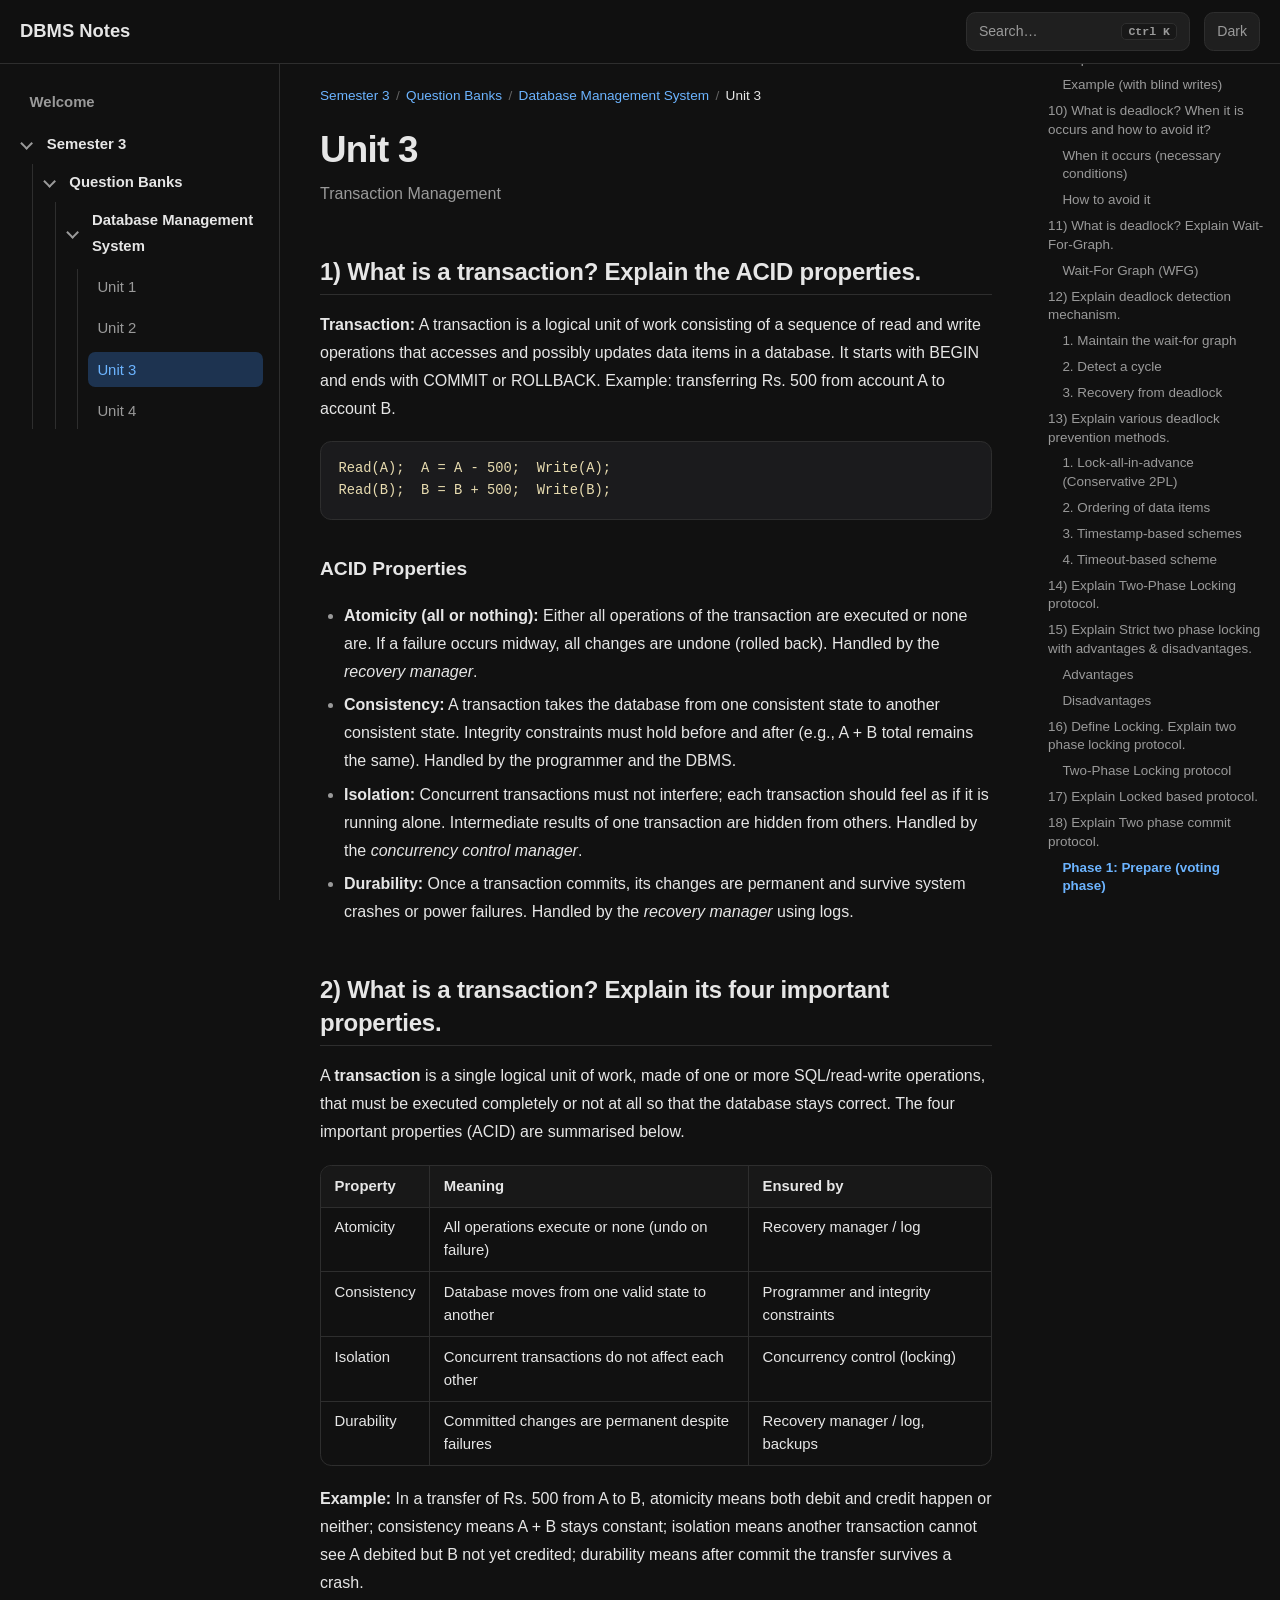
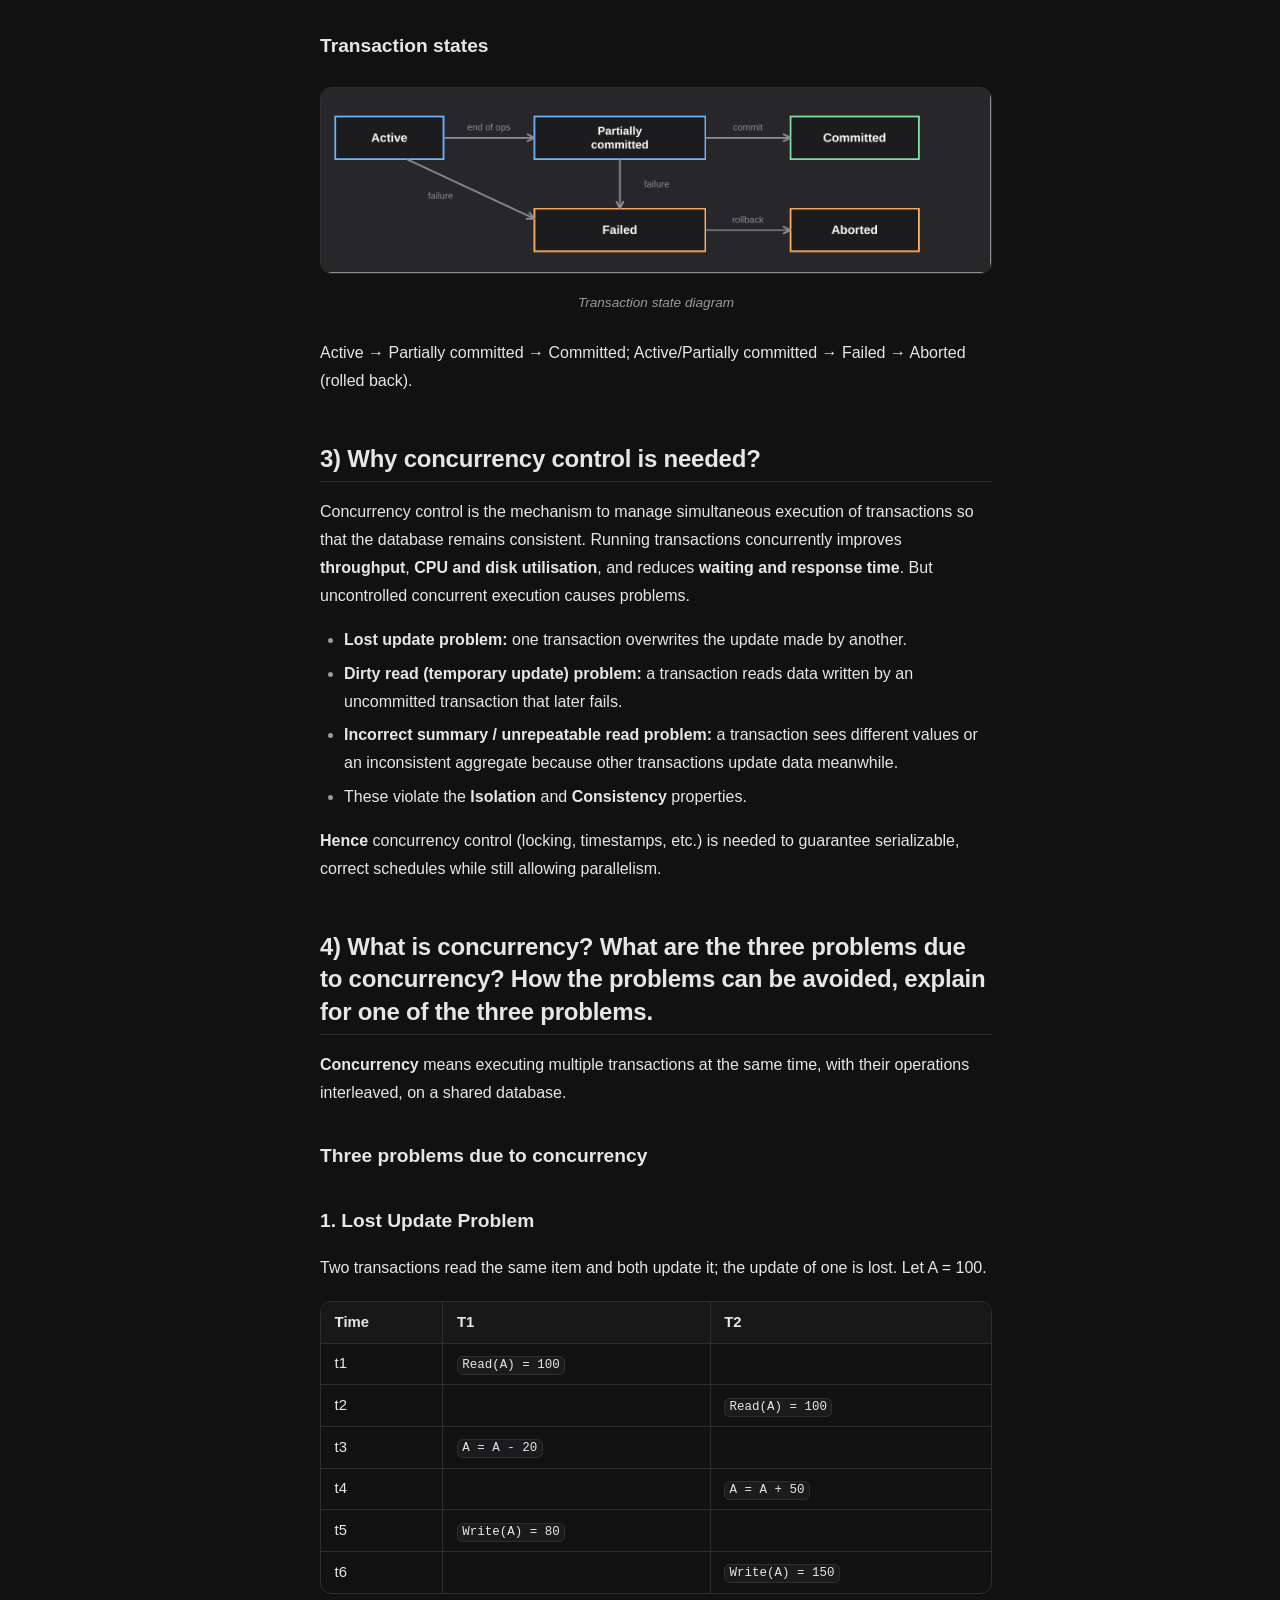
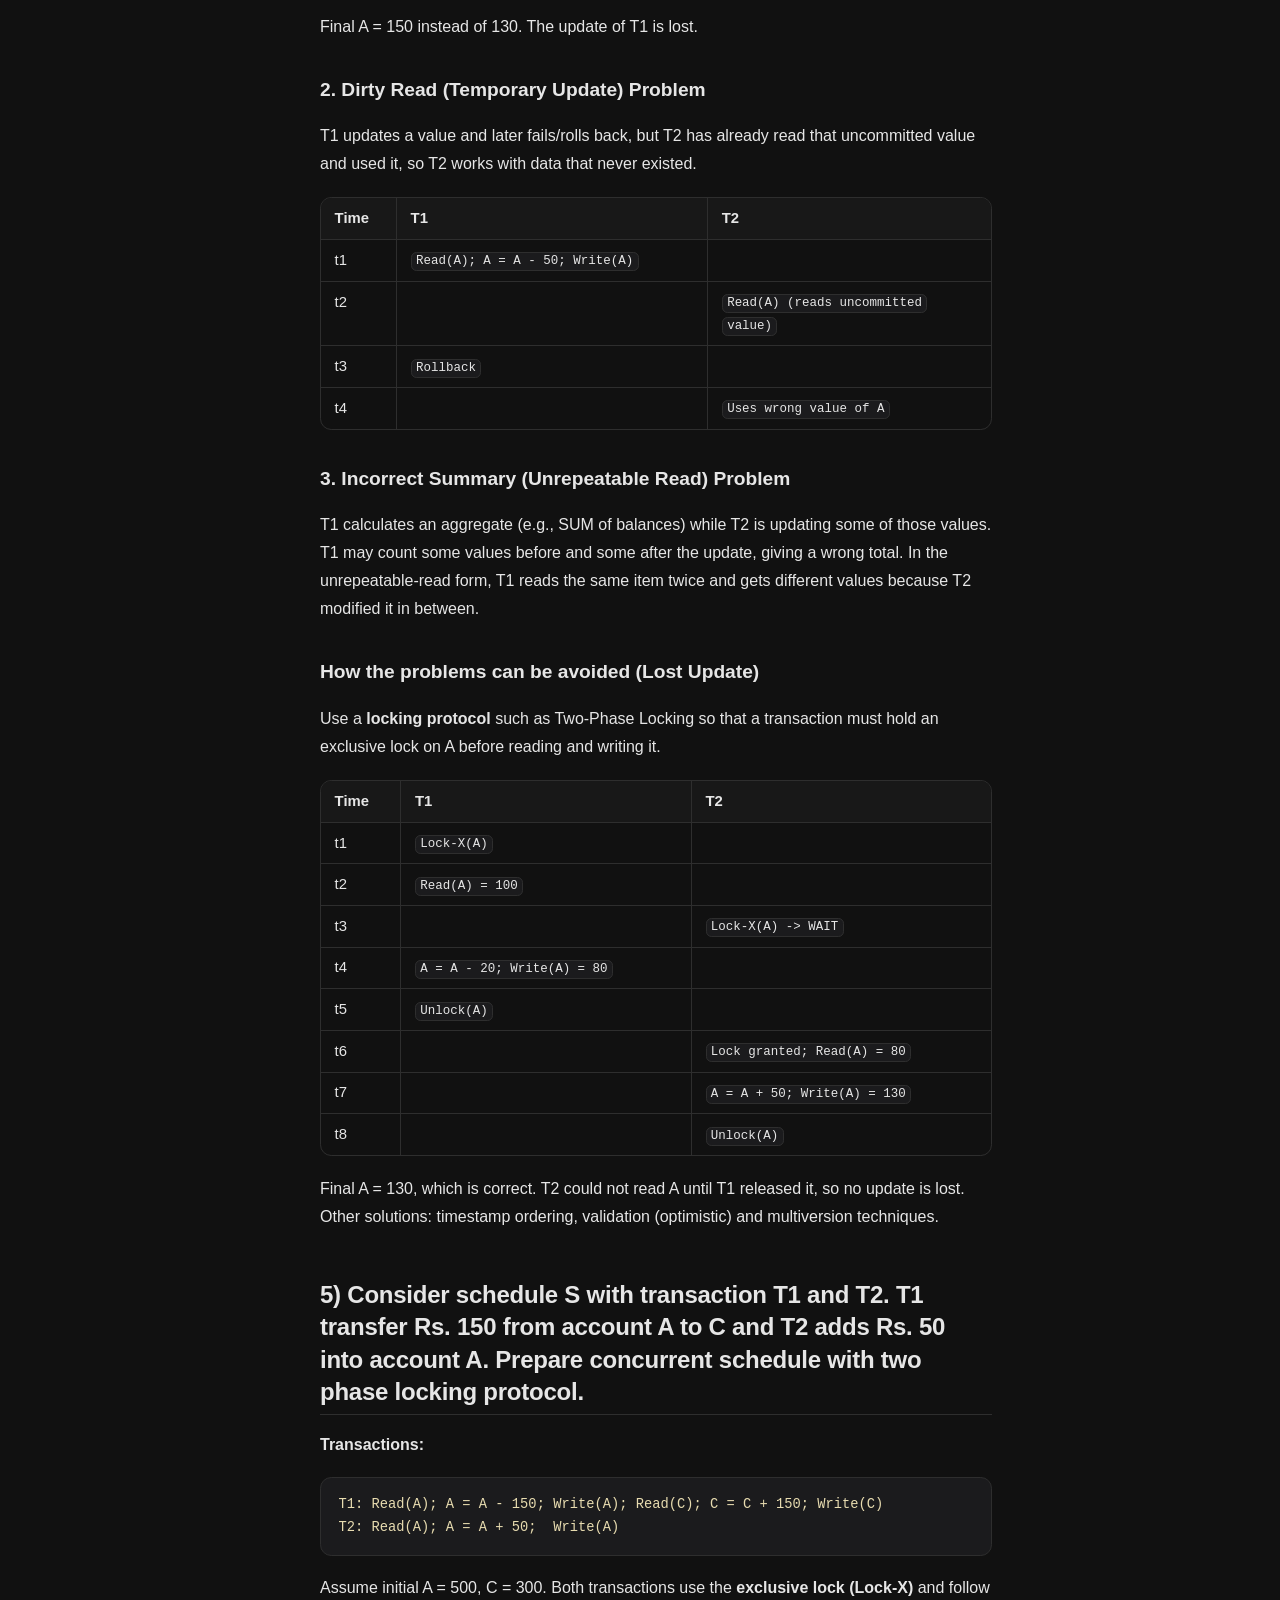
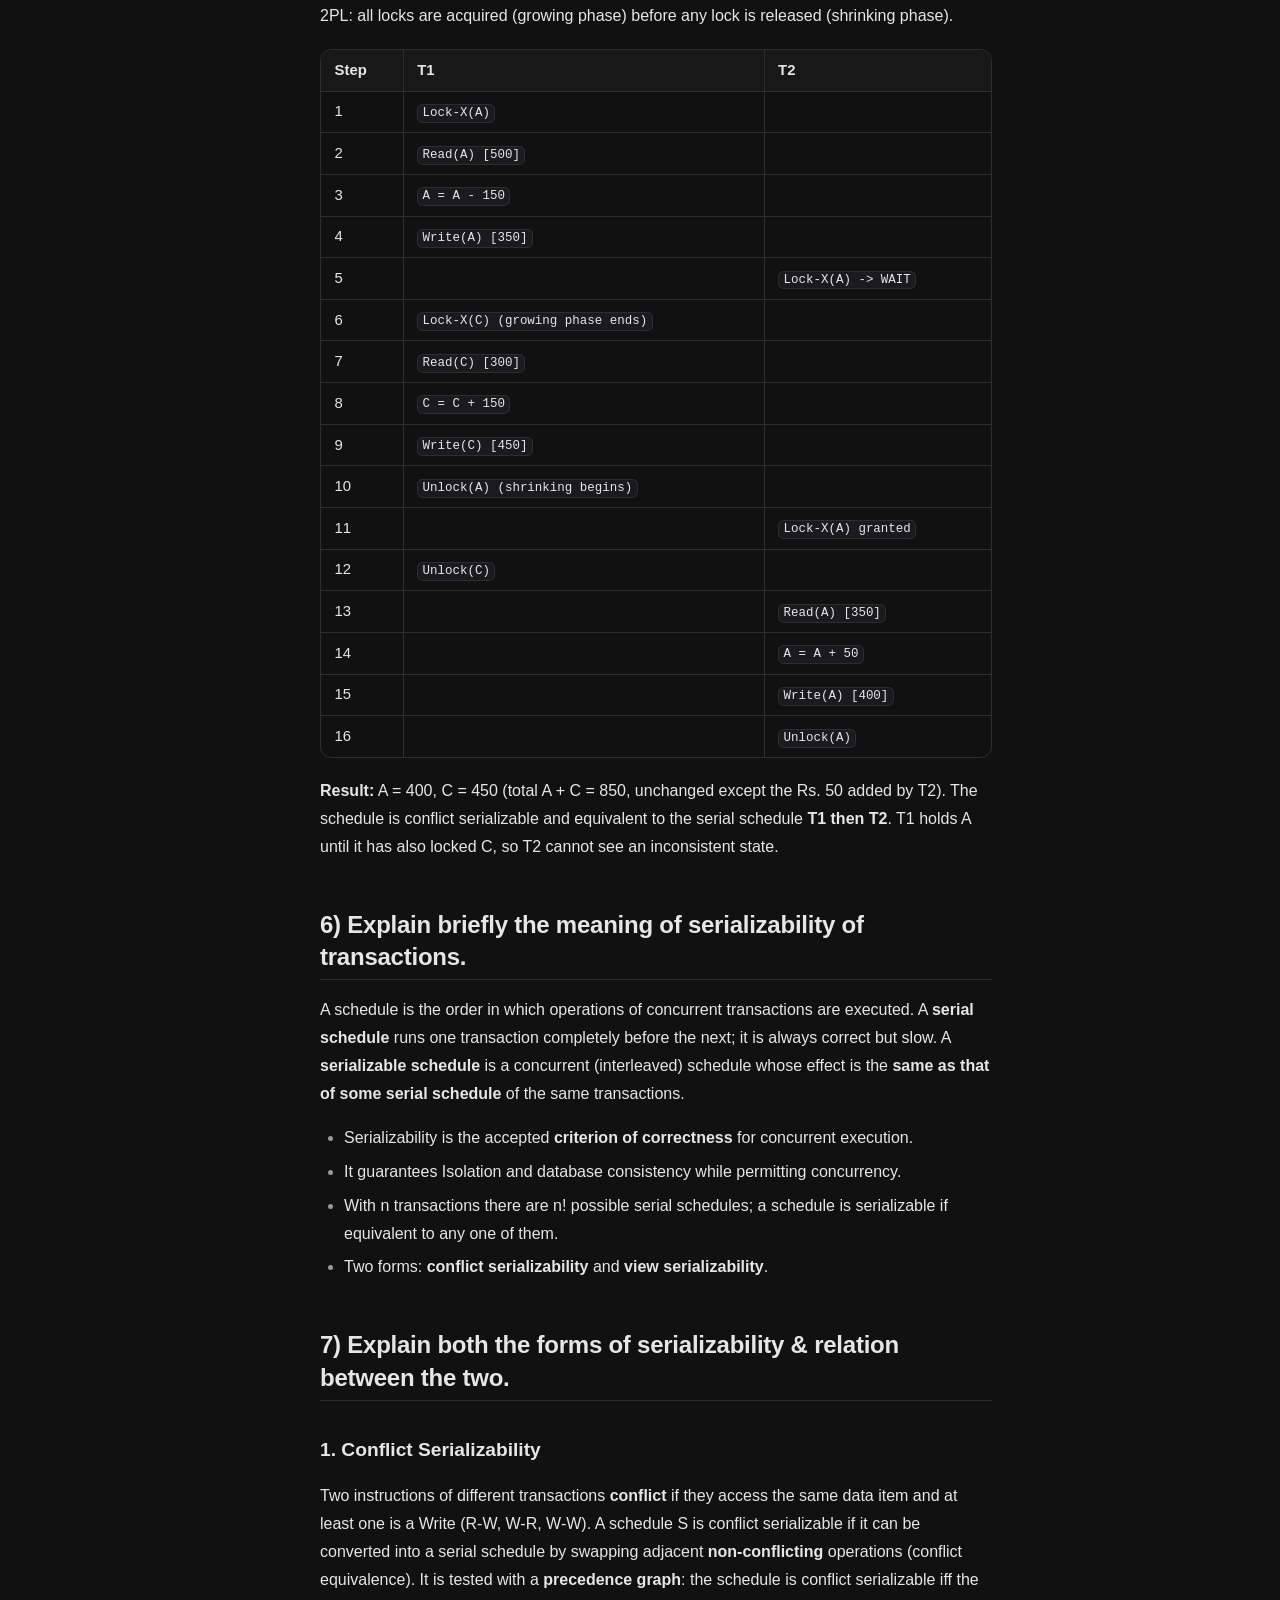
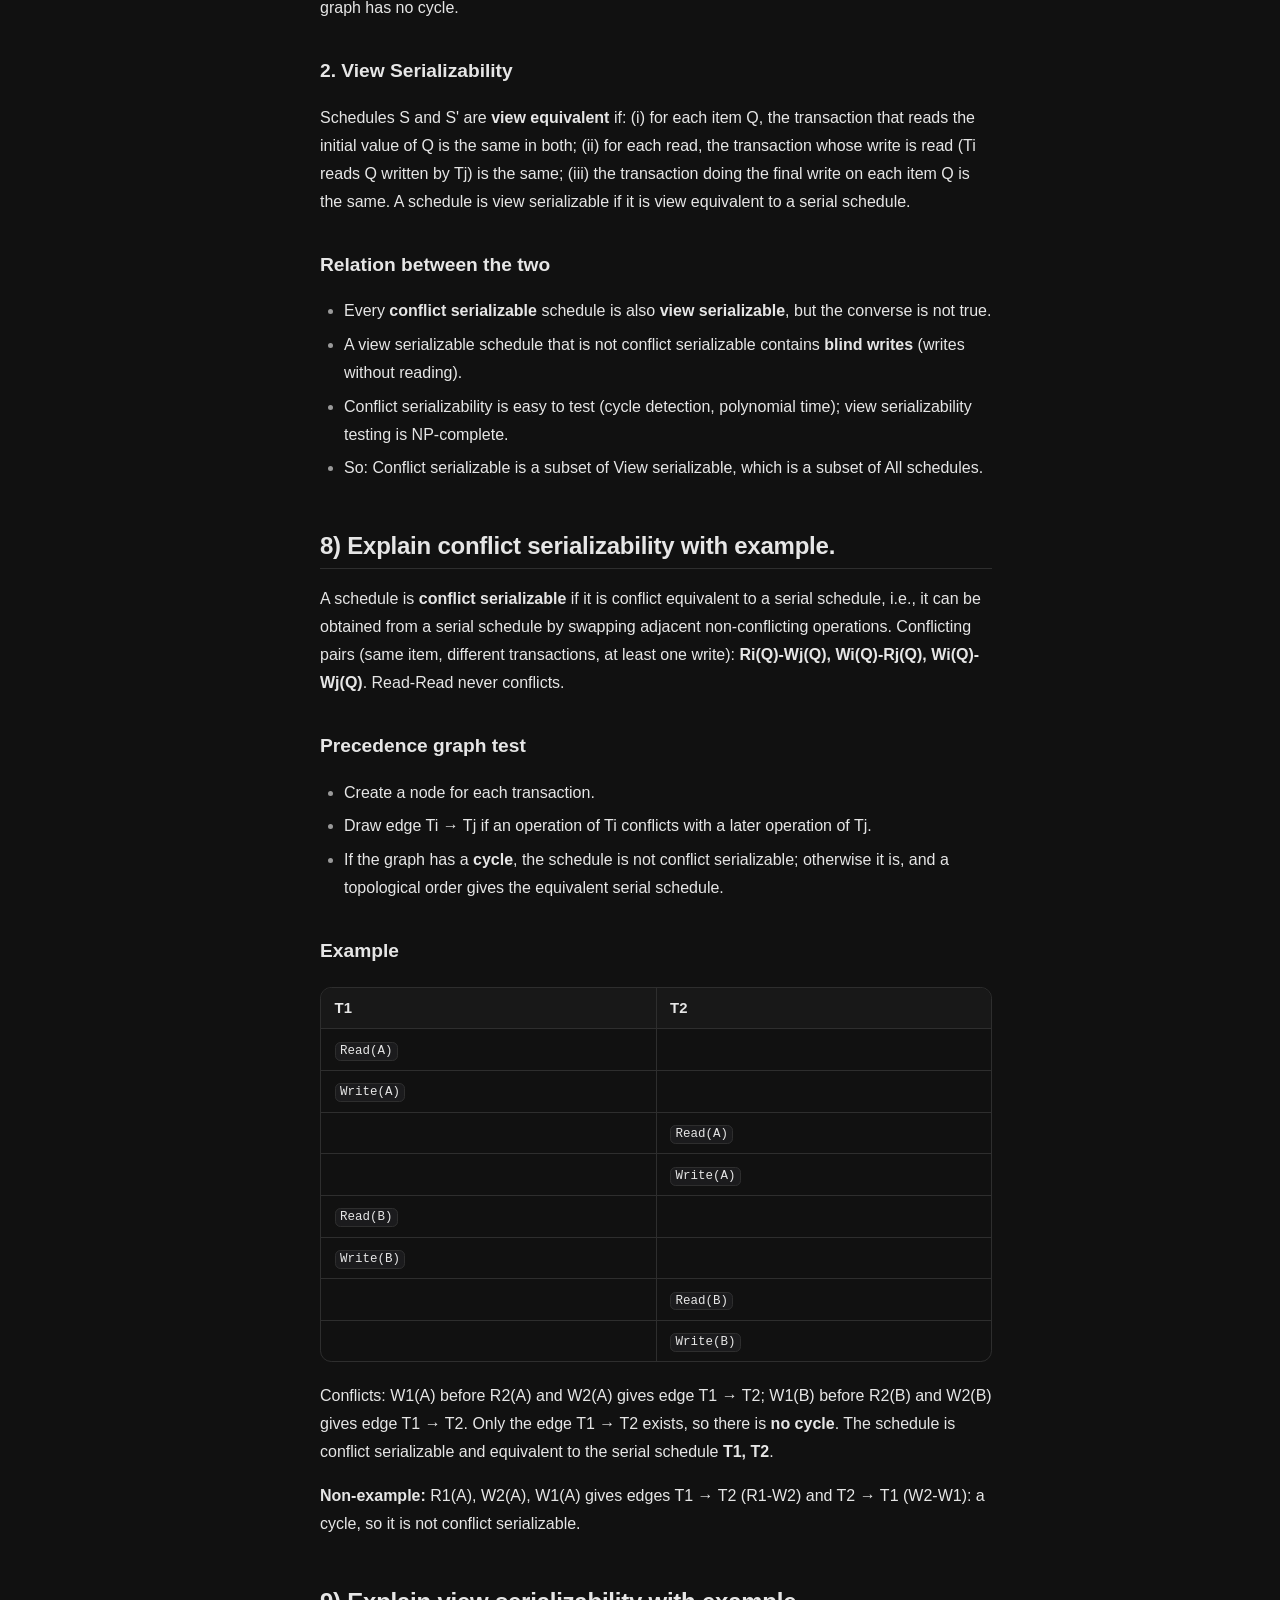
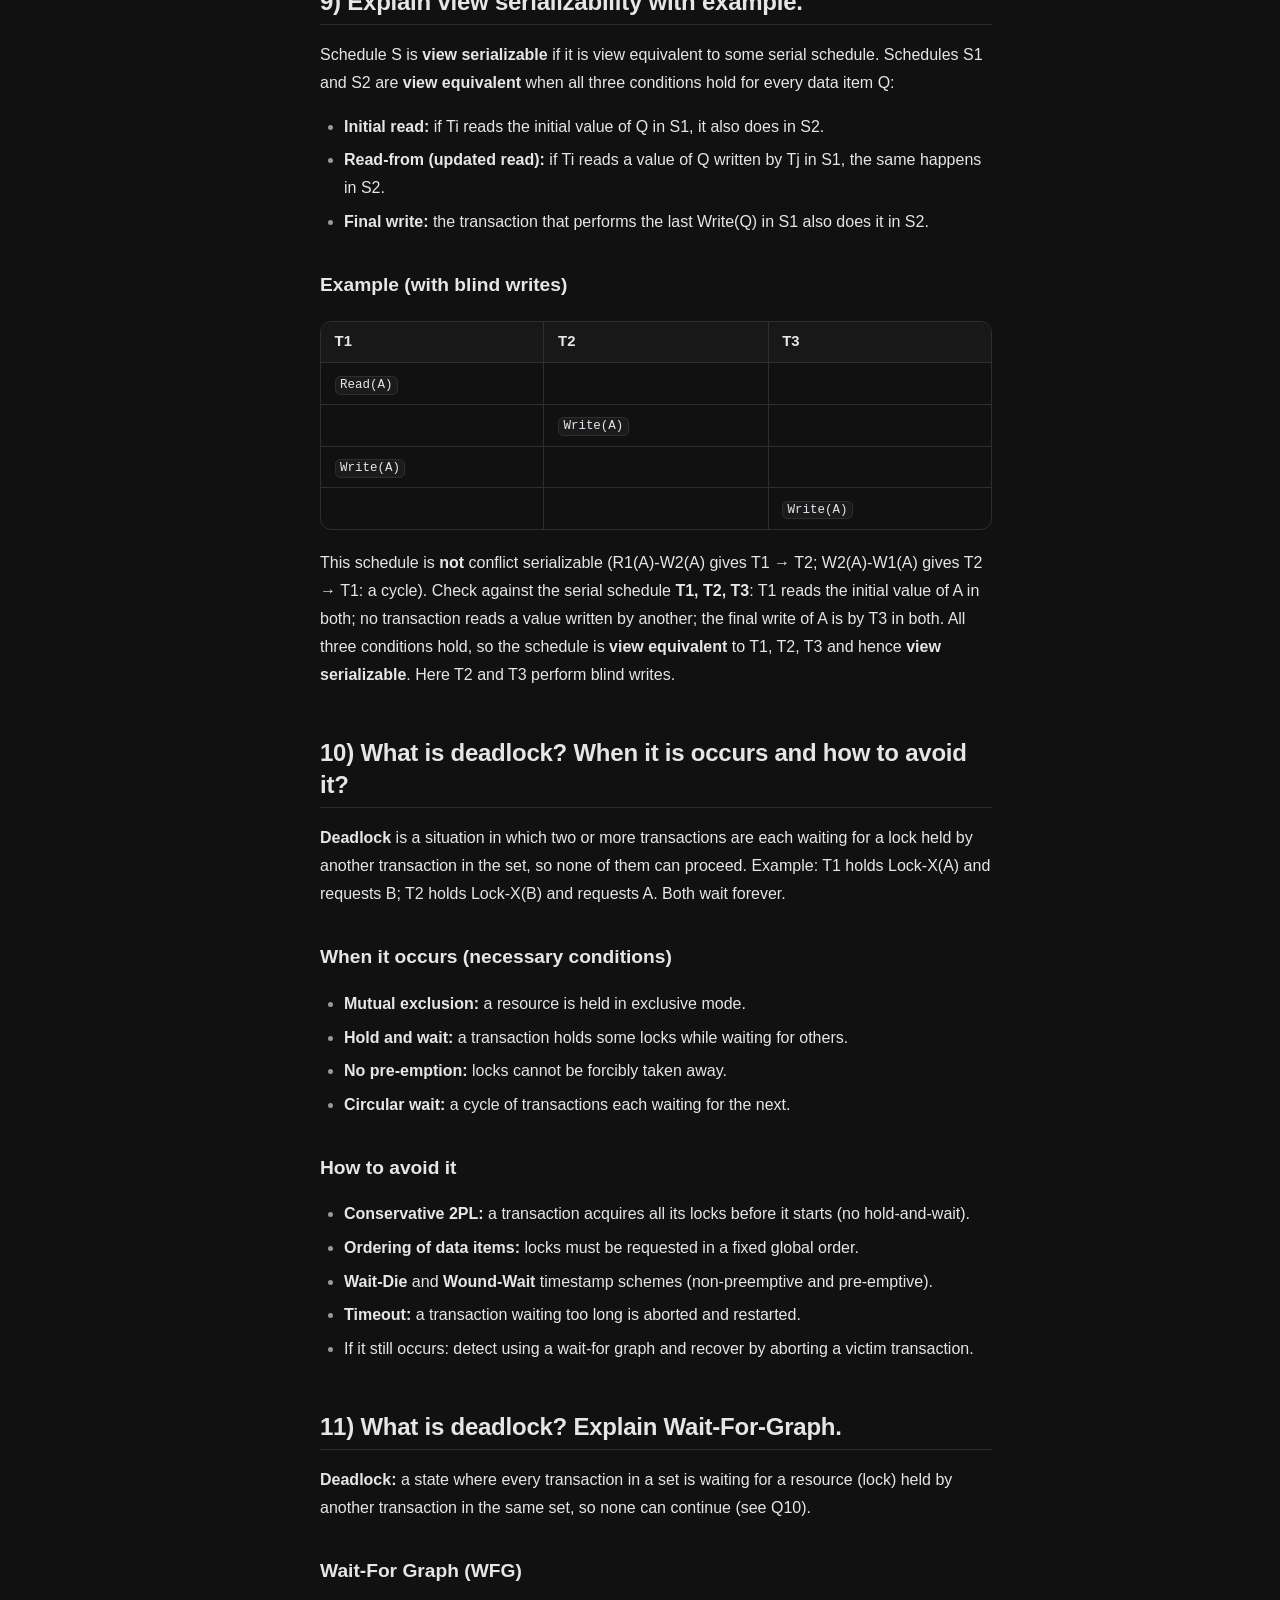
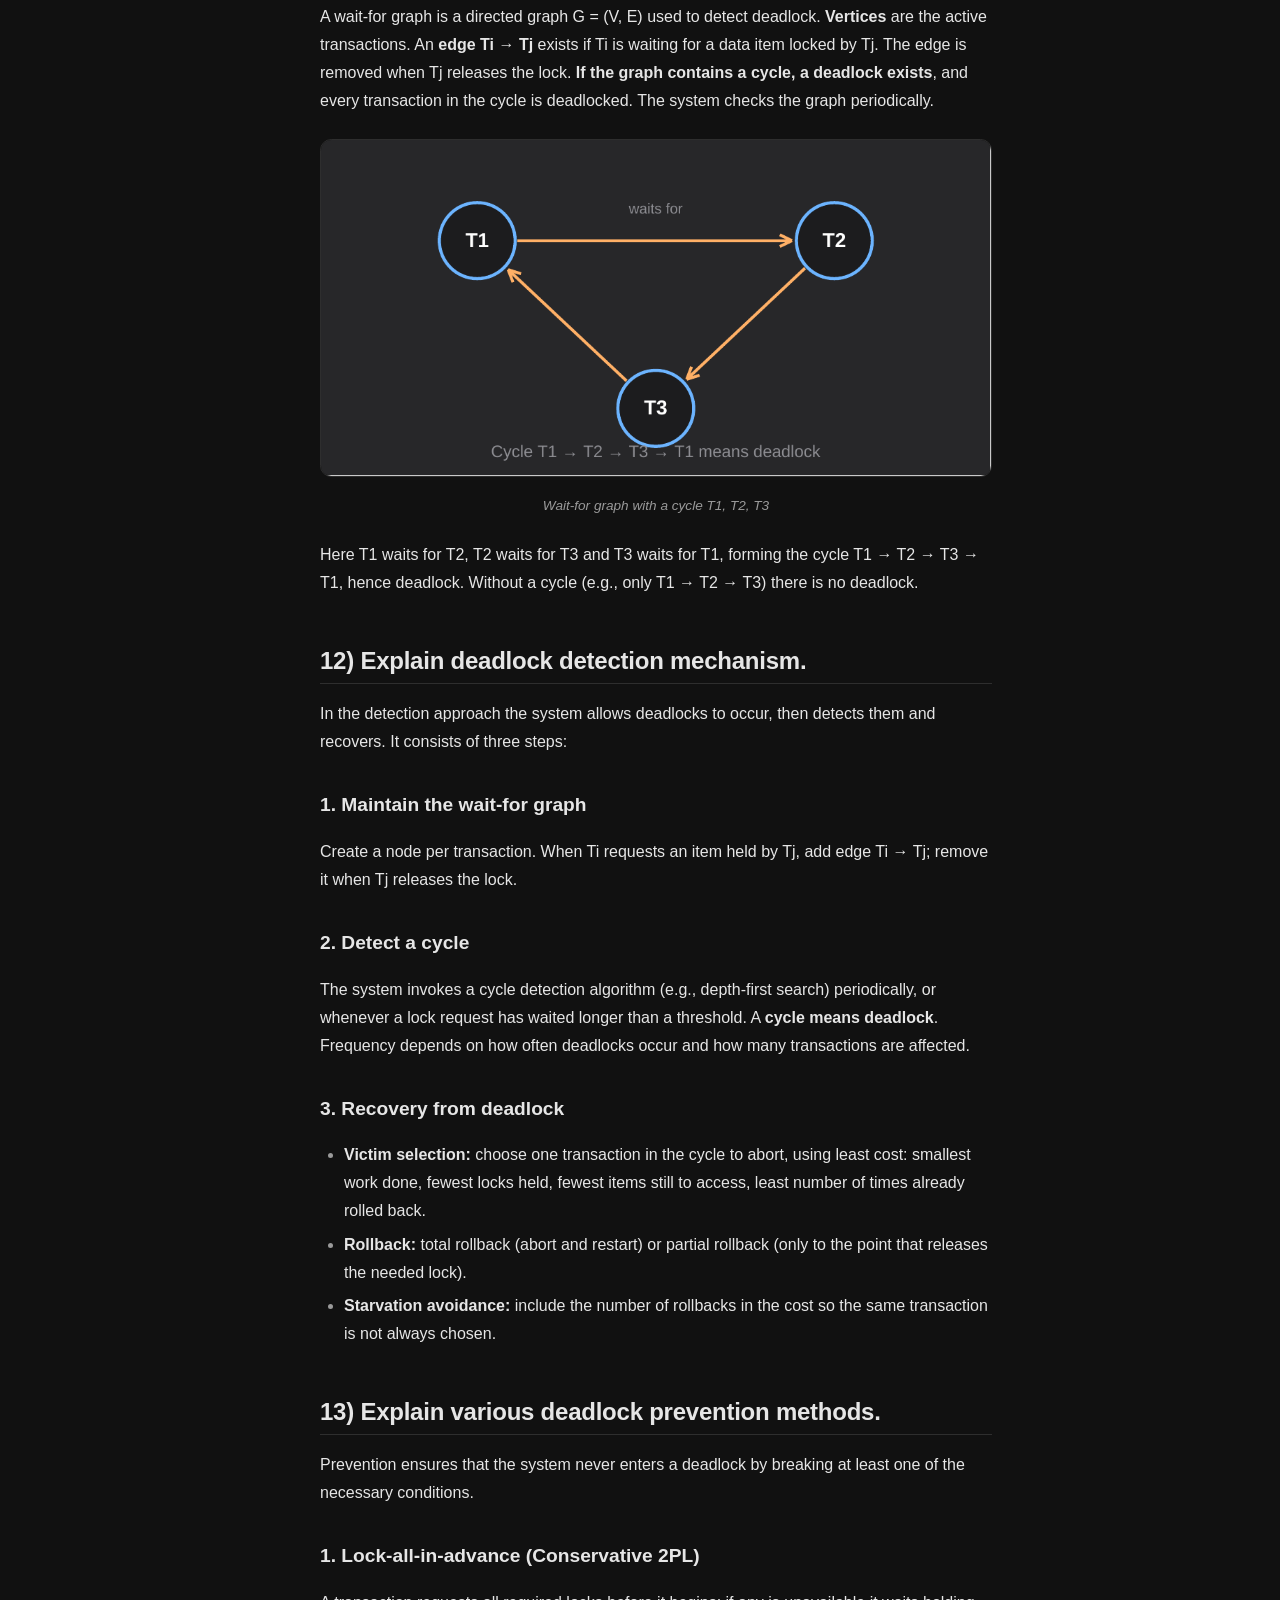
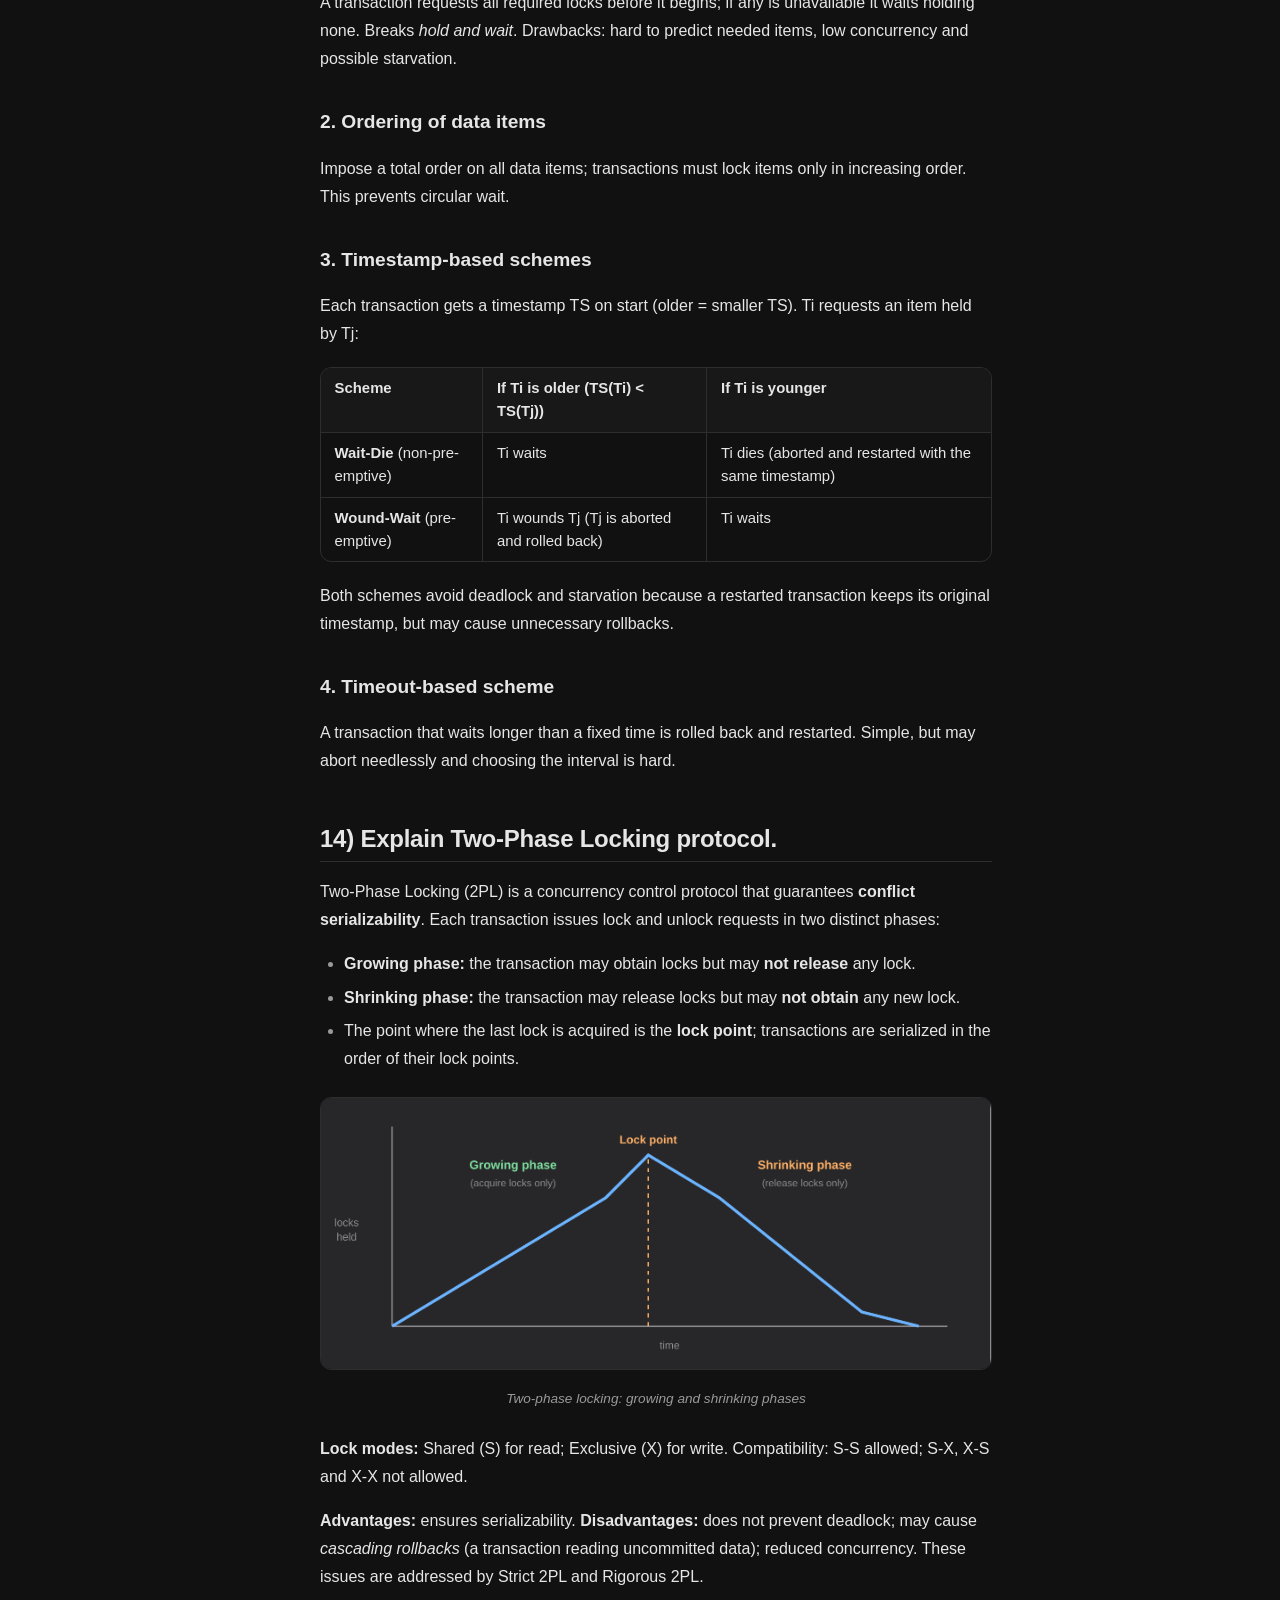
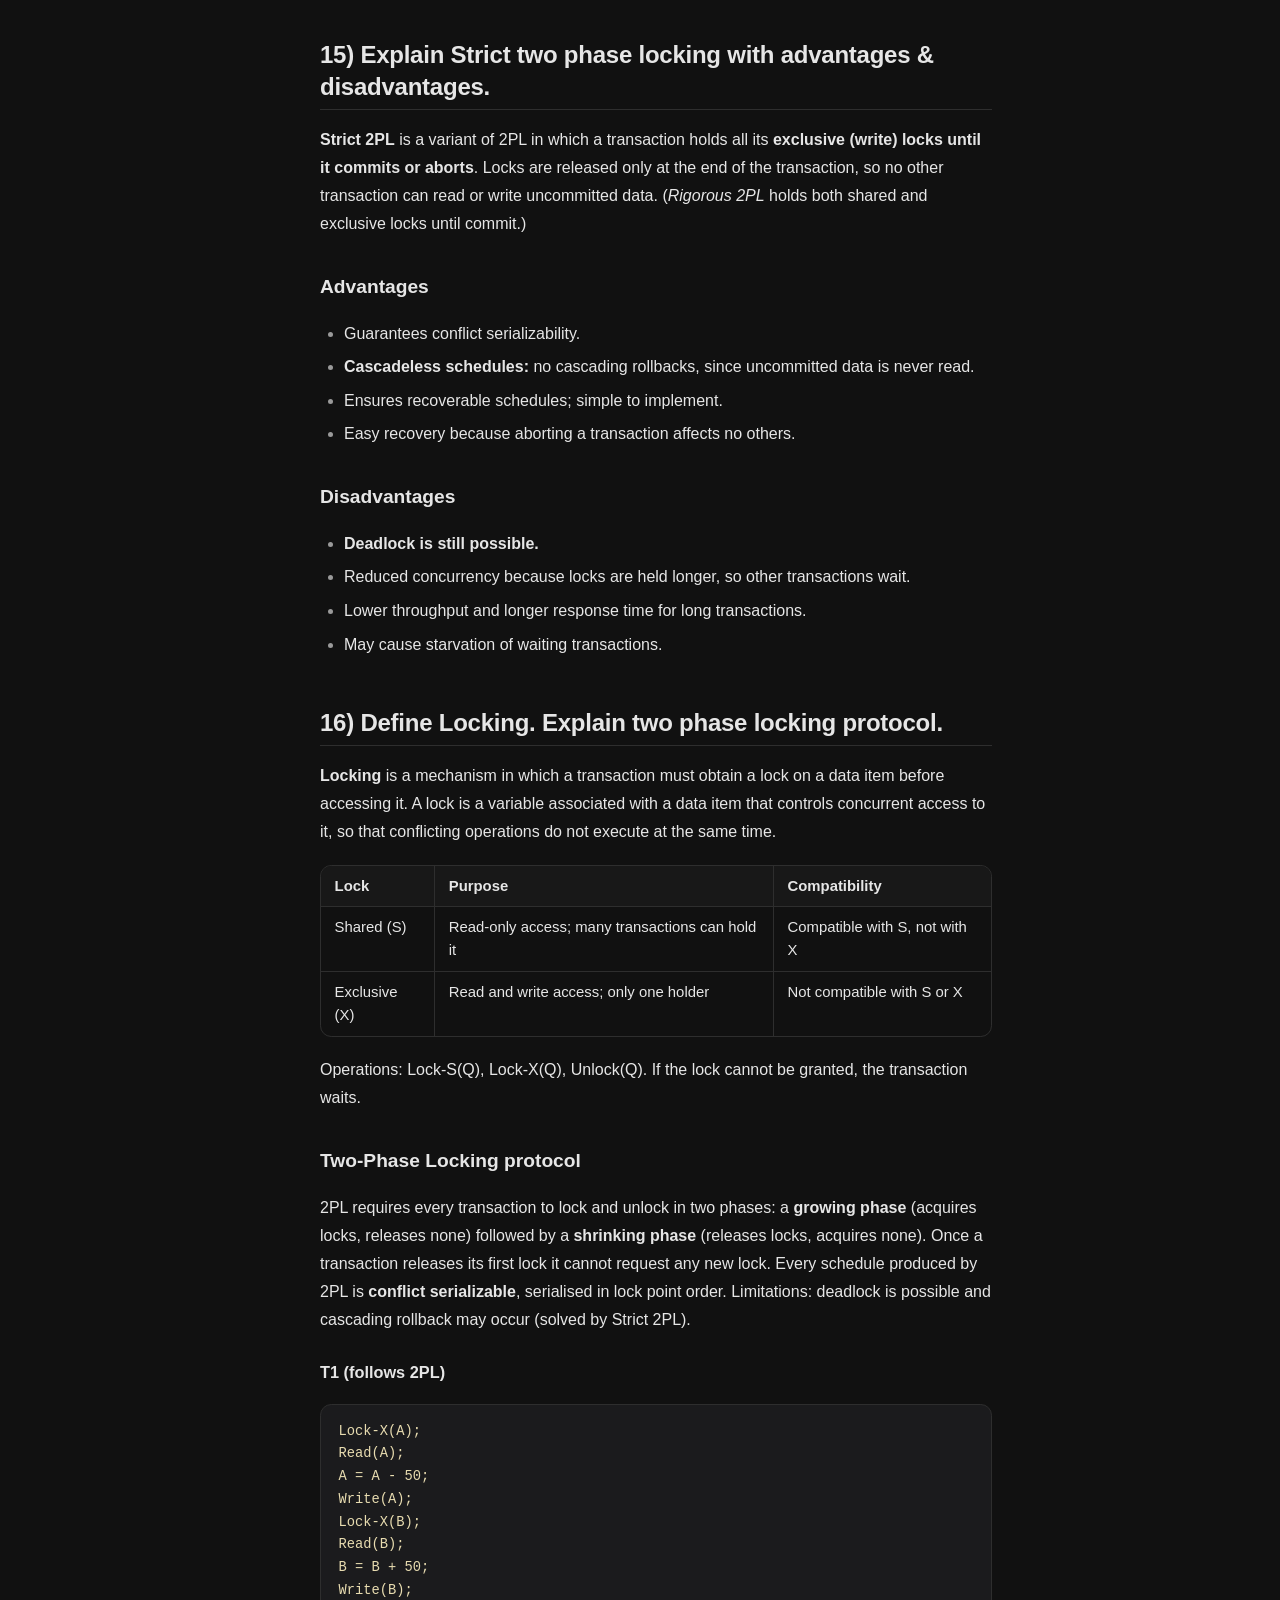
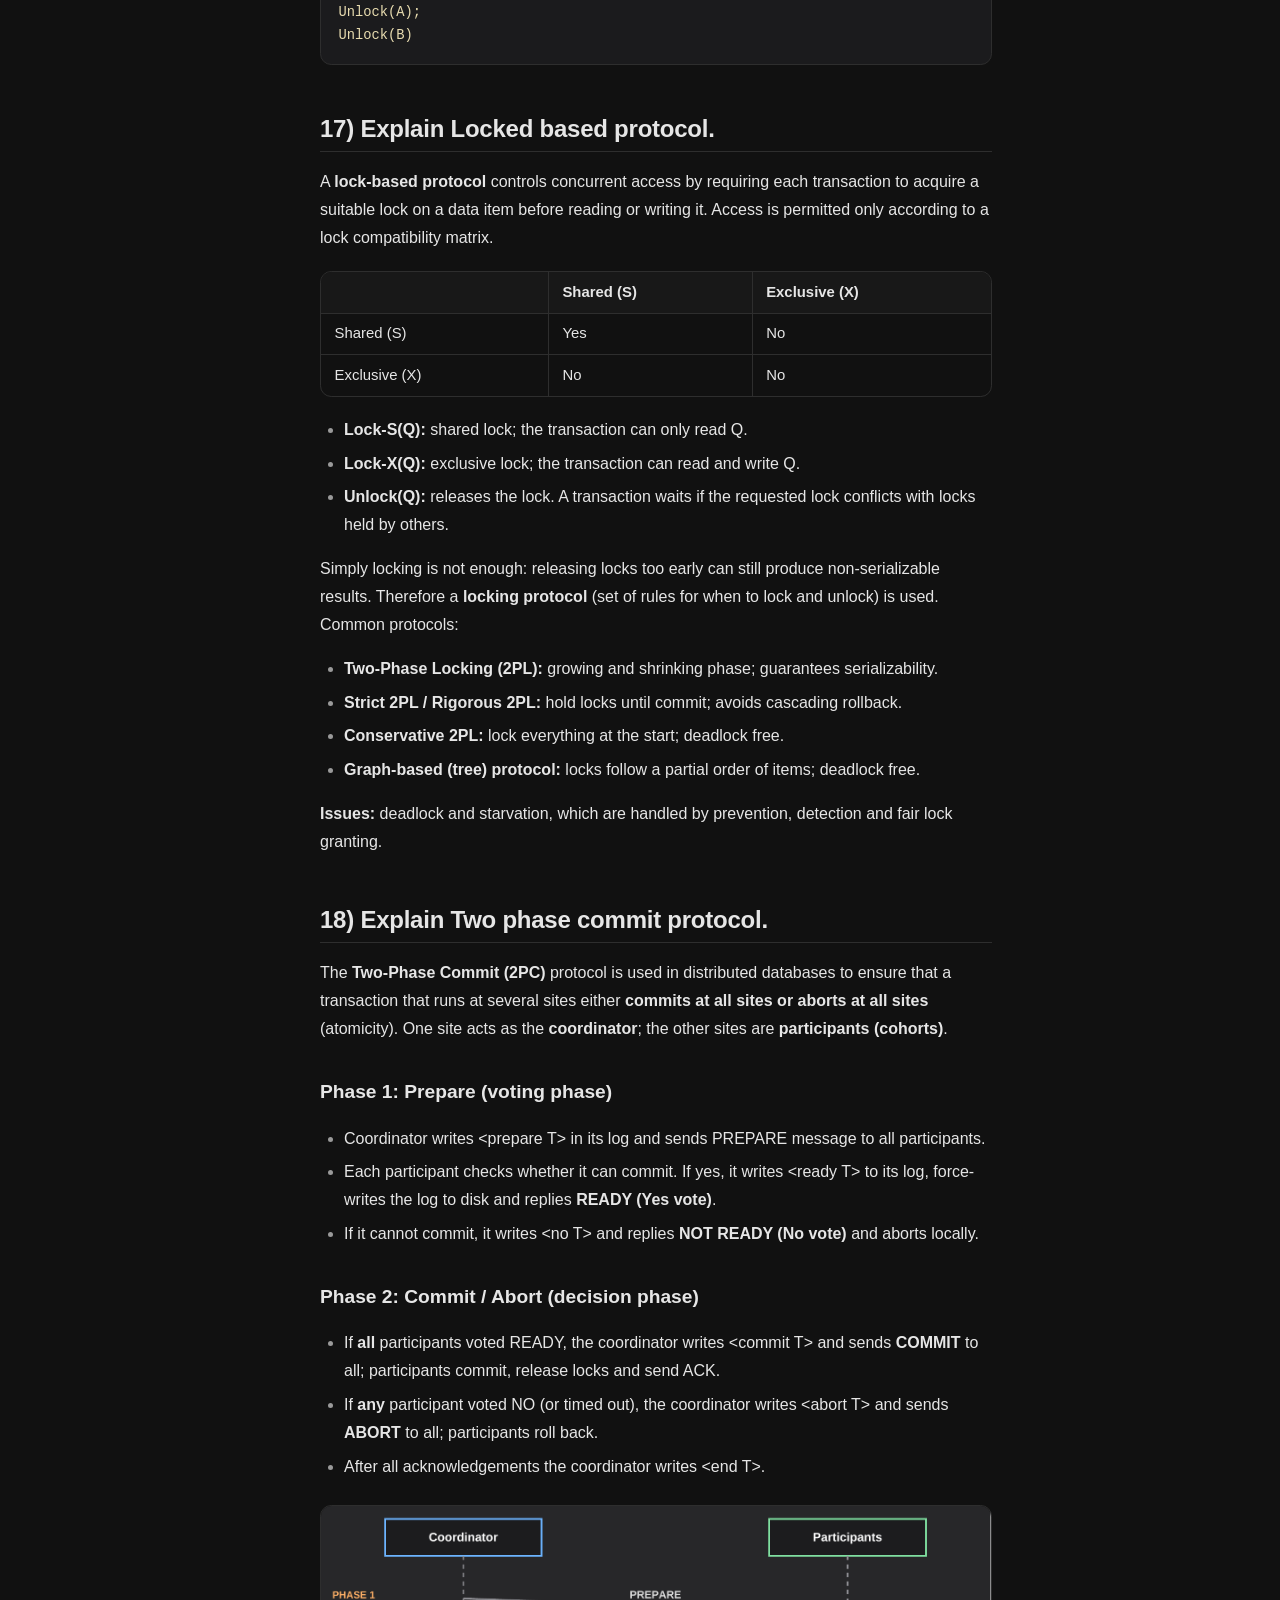
<file: sem-3/question-banks/dbms/unit-3/index.html>
<!doctype html>
<html lang="en" data-root="../../../../">
<head>
<meta charset="utf-8">
<meta name="viewport" content="width=device-width, initial-scale=1">
<meta name="theme-color" content="#111111">
<meta name="description" content="Unit 3: Transaction Management. DBMS question bank with exam-style answers.">
<title>Unit 3 – DBMS Notes</title>
<script>try{var t=localStorage.getItem("theme");document.documentElement.setAttribute("data-theme",t||"dark")}catch(e){document.documentElement.setAttribute("data-theme","dark")}</script>
<link rel="stylesheet" href="../../../../assets/style.css">
</head>
<body>
<a class="skip" href="#main">Skip to Content</a>
<header class="nav">
  <button class="burger" aria-label="Menu" type="button"><span></span><span></span><span></span></button>
  <a class="logo" href="../../../../"><strong>DBMS Notes</strong></a>
  <div class="spacer"></div>
  <button class="searchbtn" type="button" aria-label="Search"><span>Search…</span><kbd>Ctrl K</kbd></button>
  <button class="themebtn" type="button" aria-label="Toggle theme"><span class="t-dark">Dark</span><span class="t-light">Light</span></button>
</header>
<div class="shell">
  <aside class="sidebar" aria-label="Site navigation"><a class="top" href="../../../../">Welcome</a><details open><summary><a href="../../../">Semester 3</a></summary><details open><summary><a href="../../">Question Banks</a></summary><details open><summary><a href="../">Database Management System</a></summary><ul><li><a href="../unit-1/">Unit 1</a></li><li><a href="../unit-2/">Unit 2</a></li><li><a href="./" class="active" aria-current="page">Unit 3</a></li><li><a href="../unit-4/">Unit 4</a></li></ul></details></details></details></aside>
  <main id="main">
    <nav class="crumbs" aria-label="Breadcrumb"><a href="../../../">Semester 3</a><span class="sep">/</span><a href="../../">Question Banks</a><span class="sep">/</span><a href="../">Database Management System</a><span class="sep">/</span><span>Unit 3</span></nav>
    <article>
<h1>Unit 3</h1><p class="lead">Transaction Management</p><h2 id="1-what-is-a-transaction-explain-the-acid-properties">1) What is a transaction? Explain the ACID properties.<a href="#1-what-is-a-transaction-explain-the-acid-properties" class="anchor" aria-label="Permalink for this section"></a></h2>
<p><strong>Transaction:</strong> A transaction is a logical unit of work consisting of a sequence of read and write operations that accesses and possibly updates data items in a database. It starts with BEGIN and ends with COMMIT or ROLLBACK. Example: transferring Rs. 500 from account A to account B.</p>
<div class="codewrap"><pre><code>Read(A);  A = A - 500;  Write(A);
Read(B);  B = B + 500;  Write(B);</code></pre><button class="copy" type="button" aria-label="Copy code">Copy</button></div>
<h3 id="acid-properties">ACID Properties<a href="#acid-properties" class="anchor" aria-label="Permalink for this section"></a></h3>
<ul><li><strong>Atomicity (all or nothing):</strong> Either all operations of the transaction are executed or none are. If a failure occurs midway, all changes are undone (rolled back). Handled by the <em>recovery</em> <em>manager</em>.</li><li><strong>Consistency:</strong> A transaction takes the database from one consistent state to another consistent state. Integrity constraints must hold before and after (e.g., A + B total remains the same). Handled by the programmer and the DBMS.</li><li><strong>Isolation:</strong> Concurrent transactions must not interfere; each transaction should feel as if it is running alone. Intermediate results of one transaction are hidden from others. Handled by the <em>concurrency control manager</em>.</li><li><strong>Durability:</strong> Once a transaction commits, its changes are permanent and survive system crashes or power failures. Handled by the <em>recovery manager</em> using logs.</li></ul>
<h2 id="2-what-is-a-transaction-explain-its-four-important-properties">2) What is a transaction? Explain its four important properties.<a href="#2-what-is-a-transaction-explain-its-four-important-properties" class="anchor" aria-label="Permalink for this section"></a></h2>
<p>A <strong>transaction</strong> is a single logical unit of work, made of one or more SQL/read-write operations, that must be executed completely or not at all so that the database stays correct. The four important properties (ACID) are summarised below.</p>
<div class="tablewrap"><table><thead><tr><th><strong>Property</strong></th><th><strong>Meaning</strong></th><th><strong>Ensured by</strong></th></tr></thead><tbody><tr><td>Atomicity</td><td>All operations execute or none (undo on failure)</td><td>Recovery manager / log</td></tr><tr><td>Consistency</td><td>Database moves from one valid state to another</td><td>Programmer and integrity constraints</td></tr><tr><td>Isolation</td><td>Concurrent transactions do not affect each other</td><td>Concurrency control (locking)</td></tr><tr><td>Durability</td><td>Committed changes are permanent despite failures</td><td>Recovery manager / log, backups</td></tr></tbody></table></div>
<p><strong>Example:</strong> In a transfer of Rs. 500 from A to B, atomicity means both debit and credit happen or neither; consistency means A + B stays constant; isolation means another transaction cannot see A debited but B not yet credited; durability means after commit the transfer survives a crash.</p>
<h3 id="transaction-states">Transaction states<a href="#transaction-states" class="anchor" aria-label="Permalink for this section"></a></h3>
<figure><a href="../../../../assets/img/u3-txstates.png" target="_blank" rel="noopener"><img src="../../../../assets/img/u3-txstates.png" alt="Transaction state diagram" loading="lazy"></a><figcaption>Transaction state diagram</figcaption></figure>
<p>Active → Partially committed → Committed; Active/Partially committed → Failed → Aborted (rolled back).</p>
<h2 id="3-why-concurrency-control-is-needed">3) Why concurrency control is needed?<a href="#3-why-concurrency-control-is-needed" class="anchor" aria-label="Permalink for this section"></a></h2>
<p>Concurrency control is the mechanism to manage simultaneous execution of transactions so that the database remains consistent. Running transactions concurrently improves <strong>throughput</strong>, <strong>CPU</strong> <strong>and disk utilisation</strong>, and reduces <strong>waiting and response time</strong>. But uncontrolled concurrent execution causes problems.</p>
<ul><li><strong>Lost update problem:</strong> one transaction overwrites the update made by another.</li><li><strong>Dirty read (temporary update) problem:</strong> a transaction reads data written by an uncommitted transaction that later fails.</li><li><strong>Incorrect summary / unrepeatable read problem:</strong> a transaction sees different values or an inconsistent aggregate because other transactions update data meanwhile.</li><li>These violate the <strong>Isolation</strong> and <strong>Consistency</strong> properties.</li></ul>
<p><strong>Hence</strong> concurrency control (locking, timestamps, etc.) is needed to guarantee serializable, correct schedules while still allowing parallelism.</p>
<h2 id="4-what-is-concurrency-what-are-the-three-problems-due-to-concurrency-how-the-pro">4) What is concurrency? What are the three problems due to concurrency? How the problems can be avoided, explain for one of the three problems.<a href="#4-what-is-concurrency-what-are-the-three-problems-due-to-concurrency-how-the-pro" class="anchor" aria-label="Permalink for this section"></a></h2>
<p><strong>Concurrency</strong> means executing multiple transactions at the same time, with their operations interleaved, on a shared database.</p>
<h3 id="three-problems-due-to-concurrency">Three problems due to concurrency<a href="#three-problems-due-to-concurrency" class="anchor" aria-label="Permalink for this section"></a></h3>
<h3 id="1-lost-update-problem">1. Lost Update Problem<a href="#1-lost-update-problem" class="anchor" aria-label="Permalink for this section"></a></h3>
<p>Two transactions read the same item and both update it; the update of one is lost. Let A = 100.</p>
<div class="tablewrap"><table><thead><tr><th><strong>Time</strong></th><th><strong>T1</strong></th><th><strong>T2</strong></th></tr></thead><tbody><tr><td>t1</td><td><code>Read(A) = 100</code></td><td></td></tr><tr><td>t2</td><td></td><td><code>Read(A) = 100</code></td></tr><tr><td>t3</td><td><code>A = A - 20</code></td><td></td></tr><tr><td>t4</td><td></td><td><code>A = A + 50</code></td></tr><tr><td>t5</td><td><code>Write(A) = 80</code></td><td></td></tr><tr><td>t6</td><td></td><td><code>Write(A) = 150</code></td></tr></tbody></table></div>
<p>Final A = 150 instead of 130. The update of T1 is lost.</p>
<h3 id="2-dirty-read-temporary-update-problem">2. Dirty Read (Temporary Update) Problem<a href="#2-dirty-read-temporary-update-problem" class="anchor" aria-label="Permalink for this section"></a></h3>
<p>T1 updates a value and later fails/rolls back, but T2 has already read that uncommitted value and used it, so T2 works with data that never existed.</p>
<div class="tablewrap"><table><thead><tr><th><strong>Time</strong></th><th><strong>T1</strong></th><th><strong>T2</strong></th></tr></thead><tbody><tr><td>t1</td><td><code>Read(A); A = A - 50; Write(A)</code></td><td></td></tr><tr><td>t2</td><td></td><td><code>Read(A) (reads uncommitted</code><br><code>value)</code></td></tr><tr><td>t3</td><td><code>Rollback</code></td><td></td></tr><tr><td>t4</td><td></td><td><code>Uses wrong value of A</code></td></tr></tbody></table></div>
<h3 id="3-incorrect-summary-unrepeatable-read-problem">3. Incorrect Summary (Unrepeatable Read) Problem<a href="#3-incorrect-summary-unrepeatable-read-problem" class="anchor" aria-label="Permalink for this section"></a></h3>
<p>T1 calculates an aggregate (e.g., SUM of balances) while T2 is updating some of those values. T1 may count some values before and some after the update, giving a wrong total. In the unrepeatable-read form, T1 reads the same item twice and gets different values because T2 modified it in between.</p>
<h3 id="how-the-problems-can-be-avoided-lost-update">How the problems can be avoided (Lost Update)<a href="#how-the-problems-can-be-avoided-lost-update" class="anchor" aria-label="Permalink for this section"></a></h3>
<p>Use a <strong>locking protocol</strong> such as Two-Phase Locking so that a transaction must hold an exclusive lock on A before reading and writing it.</p>
<div class="tablewrap"><table><thead><tr><th><strong>Time</strong></th><th><strong>T1</strong></th><th><strong>T2</strong></th></tr></thead><tbody><tr><td>t1</td><td><code>Lock-X(A)</code></td><td></td></tr><tr><td>t2</td><td><code>Read(A) = 100</code></td><td></td></tr><tr><td>t3</td><td></td><td><code>Lock-X(A) -&gt; WAIT</code></td></tr><tr><td>t4</td><td><code>A = A - 20; Write(A) = 80</code></td><td></td></tr><tr><td>t5</td><td><code>Unlock(A)</code></td><td></td></tr><tr><td>t6</td><td></td><td><code>Lock granted; Read(A) = 80</code></td></tr><tr><td>t7</td><td></td><td><code>A = A + 50; Write(A) = 130</code></td></tr><tr><td>t8</td><td></td><td><code>Unlock(A)</code></td></tr></tbody></table></div>
<p>Final A = 130, which is correct. T2 could not read A until T1 released it, so no update is lost. Other solutions: timestamp ordering, validation (optimistic) and multiversion techniques.</p>
<h2 id="5-consider-schedule-s-with-transaction-t1-and-t2-t1-transfer-rs-150-from-account">5) Consider schedule S with transaction T1 and T2. T1 transfer Rs. 150 from account A to C and T2 adds Rs. 50 into account A. Prepare concurrent schedule with two phase locking protocol.<a href="#5-consider-schedule-s-with-transaction-t1-and-t2-t1-transfer-rs-150-from-account" class="anchor" aria-label="Permalink for this section"></a></h2>
<p><strong>Transactions:</strong></p>
<div class="codewrap"><pre><code>T1: Read(A); A = A - 150; Write(A); Read(C); C = C + 150; Write(C)
T2: Read(A); A = A + 50;  Write(A)</code></pre><button class="copy" type="button" aria-label="Copy code">Copy</button></div>
<p>Assume initial A = 500, C = 300. Both transactions use the <strong>exclusive lock (Lock-X)</strong> and follow 2PL: all locks are acquired (growing phase) before any lock is released (shrinking phase).</p>
<div class="tablewrap"><table><thead><tr><th><strong>Step</strong></th><th><strong>T1</strong></th><th><strong>T2</strong></th></tr></thead><tbody><tr><td>1</td><td><code>Lock-X(A)</code></td><td></td></tr><tr><td>2</td><td><code>Read(A) [500]</code></td><td></td></tr><tr><td>3</td><td><code>A = A - 150</code></td><td></td></tr><tr><td>4</td><td><code>Write(A) [350]</code></td><td></td></tr><tr><td>5</td><td></td><td><code>Lock-X(A) -&gt; WAIT</code></td></tr><tr><td>6</td><td><code>Lock-X(C) (growing phase ends)</code></td><td></td></tr><tr><td>7</td><td><code>Read(C) [300]</code></td><td></td></tr><tr><td>8</td><td><code>C = C + 150</code></td><td></td></tr><tr><td>9</td><td><code>Write(C) [450]</code></td><td></td></tr><tr><td>10</td><td><code>Unlock(A) (shrinking begins)</code></td><td></td></tr><tr><td>11</td><td></td><td><code>Lock-X(A) granted</code></td></tr><tr><td>12</td><td><code>Unlock(C)</code></td><td></td></tr><tr><td>13</td><td></td><td><code>Read(A) [350]</code></td></tr><tr><td>14</td><td></td><td><code>A = A + 50</code></td></tr><tr><td>15</td><td></td><td><code>Write(A) [400]</code></td></tr><tr><td>16</td><td></td><td><code>Unlock(A)</code></td></tr></tbody></table></div>
<p><strong>Result:</strong> A = 400, C = 450 (total A + C = 850, unchanged except the Rs. 50 added by T2). The schedule is conflict serializable and equivalent to the serial schedule <strong>T1 then T2</strong>. T1 holds A until it has also locked C, so T2 cannot see an inconsistent state.</p>
<h2 id="6-explain-briefly-the-meaning-of-serializability-of-transactions">6) Explain briefly the meaning of serializability of transactions.<a href="#6-explain-briefly-the-meaning-of-serializability-of-transactions" class="anchor" aria-label="Permalink for this section"></a></h2>
<p>A schedule is the order in which operations of concurrent transactions are executed. A <strong>serial</strong> <strong>schedule</strong> runs one transaction completely before the next; it is always correct but slow. A <strong>serializable schedule</strong> is a concurrent (interleaved) schedule whose effect is the <strong>same as that of</strong> <strong>some serial schedule</strong> of the same transactions.</p>
<ul><li>Serializability is the accepted <strong>criterion of correctness</strong> for concurrent execution.</li><li>It guarantees Isolation and database consistency while permitting concurrency.</li><li>With n transactions there are n! possible serial schedules; a schedule is serializable if equivalent to any one of them.</li><li>Two forms: <strong>conflict serializability</strong> and <strong>view serializability</strong>.</li></ul>
<h2 id="7-explain-both-the-forms-of-serializability-relation-between-the-two">7) Explain both the forms of serializability &amp; relation between the two.<a href="#7-explain-both-the-forms-of-serializability-relation-between-the-two" class="anchor" aria-label="Permalink for this section"></a></h2>
<h3 id="1-conflict-serializability">1. Conflict Serializability<a href="#1-conflict-serializability" class="anchor" aria-label="Permalink for this section"></a></h3>
<p>Two instructions of different transactions <strong>conflict</strong> if they access the same data item and at least one is a Write (R-W, W-R, W-W). A schedule S is conflict serializable if it can be converted into a serial schedule by swapping adjacent <strong>non-conflicting</strong> operations (conflict equivalence). It is tested with a <strong>precedence graph</strong>: the schedule is conflict serializable iff the graph has no cycle.</p>
<h3 id="2-view-serializability">2. View Serializability<a href="#2-view-serializability" class="anchor" aria-label="Permalink for this section"></a></h3>
<p>Schedules S and S' are <strong>view equivalent</strong> if: (i) for each item Q, the transaction that reads the initial value of Q is the same in both; (ii) for each read, the transaction whose write is read (Ti reads Q written by Tj) is the same; (iii) the transaction doing the final write on each item Q is the same. A schedule is view serializable if it is view equivalent to a serial schedule.</p>
<h3 id="relation-between-the-two">Relation between the two<a href="#relation-between-the-two" class="anchor" aria-label="Permalink for this section"></a></h3>
<ul><li>Every <strong>conflict serializable</strong> schedule is also <strong>view serializable</strong>, but the converse is not true.</li><li>A view serializable schedule that is not conflict serializable contains <strong>blind writes</strong> (writes without reading).</li><li>Conflict serializability is easy to test (cycle detection, polynomial time); view serializability testing is NP-complete.</li><li>So: Conflict serializable is a subset of View serializable, which is a subset of All schedules.</li></ul>
<h2 id="8-explain-conflict-serializability-with-example">8) Explain conflict serializability with example.<a href="#8-explain-conflict-serializability-with-example" class="anchor" aria-label="Permalink for this section"></a></h2>
<p>A schedule is <strong>conflict serializable</strong> if it is conflict equivalent to a serial schedule, i.e., it can be obtained from a serial schedule by swapping adjacent non-conflicting operations. Conflicting pairs (same item, different transactions, at least one write): <strong>Ri(Q)-Wj(Q), Wi(Q)-Rj(Q),</strong> <strong>Wi(Q)-Wj(Q)</strong>. Read-Read never conflicts.</p>
<h3 id="precedence-graph-test">Precedence graph test<a href="#precedence-graph-test" class="anchor" aria-label="Permalink for this section"></a></h3>
<ul><li>Create a node for each transaction.</li><li>Draw edge Ti → Tj if an operation of Ti conflicts with a later operation of Tj.</li><li>If the graph has a <strong>cycle</strong>, the schedule is not conflict serializable; otherwise it is, and a topological order gives the equivalent serial schedule.</li></ul>
<h3 id="example">Example<a href="#example" class="anchor" aria-label="Permalink for this section"></a></h3>
<div class="tablewrap"><table><thead><tr><th><strong>T1</strong></th><th><strong>T2</strong></th></tr></thead><tbody><tr><td><code>Read(A)</code></td><td></td></tr><tr><td><code>Write(A)</code></td><td></td></tr><tr><td></td><td><code>Read(A)</code></td></tr><tr><td></td><td><code>Write(A)</code></td></tr><tr><td><code>Read(B)</code></td><td></td></tr><tr><td><code>Write(B)</code></td><td></td></tr><tr><td></td><td><code>Read(B)</code></td></tr><tr><td></td><td><code>Write(B)</code></td></tr></tbody></table></div>
<p>Conflicts: W1(A) before R2(A) and W2(A) gives edge T1 → T2; W1(B) before R2(B) and W2(B) gives edge T1 → T2. Only the edge T1 → T2 exists, so there is <strong>no cycle</strong>. The schedule is conflict serializable and equivalent to the serial schedule <strong>T1, T2</strong>.</p>
<p><strong>Non-example:</strong> R1(A), W2(A), W1(A) gives edges T1 → T2 (R1-W2) and T2 → T1 (W2-W1): a cycle, so it is not conflict serializable.</p>
<h2 id="9-explain-view-serializability-with-example">9) Explain view serializability with example.<a href="#9-explain-view-serializability-with-example" class="anchor" aria-label="Permalink for this section"></a></h2>
<p>Schedule S is <strong>view serializable</strong> if it is view equivalent to some serial schedule. Schedules S1 and S2 are <strong>view equivalent</strong> when all three conditions hold for every data item Q:</p>
<ul><li><strong>Initial read:</strong> if Ti reads the initial value of Q in S1, it also does in S2.</li><li><strong>Read-from (updated read):</strong> if Ti reads a value of Q written by Tj in S1, the same happens in S2.</li><li><strong>Final write:</strong> the transaction that performs the last Write(Q) in S1 also does it in S2.</li></ul>
<h3 id="example-with-blind-writes">Example (with blind writes)<a href="#example-with-blind-writes" class="anchor" aria-label="Permalink for this section"></a></h3>
<div class="tablewrap"><table><thead><tr><th><strong>T1</strong></th><th><strong>T2</strong></th><th><strong>T3</strong></th></tr></thead><tbody><tr><td><code>Read(A)</code></td><td></td><td></td></tr><tr><td></td><td><code>Write(A)</code></td><td></td></tr><tr><td><code>Write(A)</code></td><td></td><td></td></tr><tr><td></td><td></td><td><code>Write(A)</code></td></tr></tbody></table></div>
<p>This schedule is <strong>not</strong> conflict serializable (R1(A)-W2(A) gives T1 → T2; W2(A)-W1(A) gives T2 → T1: a cycle). Check against the serial schedule <strong>T1, T2, T3</strong>: T1 reads the initial value of A in both; no transaction reads a value written by another; the final write of A is by T3 in both. All three conditions hold, so the schedule is <strong>view equivalent</strong> to T1, T2, T3 and hence <strong>view</strong> <strong>serializable</strong>. Here T2 and T3 perform blind writes.</p>
<h2 id="10-what-is-deadlock-when-it-is-occurs-and-how-to-avoid-it">10) What is deadlock? When it is occurs and how to avoid it?<a href="#10-what-is-deadlock-when-it-is-occurs-and-how-to-avoid-it" class="anchor" aria-label="Permalink for this section"></a></h2>
<p><strong>Deadlock</strong> is a situation in which two or more transactions are each waiting for a lock held by another transaction in the set, so none of them can proceed. Example: T1 holds Lock-X(A) and requests B; T2 holds Lock-X(B) and requests A. Both wait forever.</p>
<h3 id="when-it-occurs-necessary-conditions">When it occurs (necessary conditions)<a href="#when-it-occurs-necessary-conditions" class="anchor" aria-label="Permalink for this section"></a></h3>
<ul><li><strong>Mutual exclusion:</strong> a resource is held in exclusive mode.</li><li><strong>Hold and wait:</strong> a transaction holds some locks while waiting for others.</li><li><strong>No pre-emption:</strong> locks cannot be forcibly taken away.</li><li><strong>Circular wait:</strong> a cycle of transactions each waiting for the next.</li></ul>
<h3 id="how-to-avoid-it">How to avoid it<a href="#how-to-avoid-it" class="anchor" aria-label="Permalink for this section"></a></h3>
<ul><li><strong>Conservative 2PL:</strong> a transaction acquires all its locks before it starts (no hold-and-wait).</li><li><strong>Ordering of data items:</strong> locks must be requested in a fixed global order.</li><li><strong>Wait-Die</strong> and <strong>Wound-Wait</strong> timestamp schemes (non-preemptive and pre-emptive).</li><li><strong>Timeout:</strong> a transaction waiting too long is aborted and restarted.</li><li>If it still occurs: detect using a wait-for graph and recover by aborting a victim transaction.</li></ul>
<h2 id="11-what-is-deadlock-explain-wait-for-graph">11) What is deadlock? Explain Wait-For-Graph.<a href="#11-what-is-deadlock-explain-wait-for-graph" class="anchor" aria-label="Permalink for this section"></a></h2>
<p><strong>Deadlock:</strong> a state where every transaction in a set is waiting for a resource (lock) held by another transaction in the same set, so none can continue (see Q10).</p>
<h3 id="wait-for-graph-wfg">Wait-For Graph (WFG)<a href="#wait-for-graph-wfg" class="anchor" aria-label="Permalink for this section"></a></h3>
<p>A wait-for graph is a directed graph G = (V, E) used to detect deadlock. <strong>Vertices</strong> are the active transactions. An <strong>edge Ti → Tj</strong> exists if Ti is waiting for a data item locked by Tj. The edge is removed when Tj releases the lock. <strong>If the graph contains a cycle, a deadlock exists</strong>, and every transaction in the cycle is deadlocked. The system checks the graph periodically.</p>
<figure><a href="../../../../assets/img/u3-waitfor.png" target="_blank" rel="noopener"><img src="../../../../assets/img/u3-waitfor.png" alt="Wait-for graph with a cycle T1, T2, T3" loading="lazy"></a><figcaption>Wait-for graph with a cycle T1, T2, T3</figcaption></figure>
<p>Here T1 waits for T2, T2 waits for T3 and T3 waits for T1, forming the cycle T1 → T2 → T3 → T1, hence deadlock. Without a cycle (e.g., only T1 → T2 → T3) there is no deadlock.</p>
<h2 id="12-explain-deadlock-detection-mechanism">12) Explain deadlock detection mechanism.<a href="#12-explain-deadlock-detection-mechanism" class="anchor" aria-label="Permalink for this section"></a></h2>
<p>In the detection approach the system allows deadlocks to occur, then detects them and recovers. It consists of three steps:</p>
<h3 id="1-maintain-the-wait-for-graph">1. Maintain the wait-for graph<a href="#1-maintain-the-wait-for-graph" class="anchor" aria-label="Permalink for this section"></a></h3>
<p>Create a node per transaction. When Ti requests an item held by Tj, add edge Ti → Tj; remove it when Tj releases the lock.</p>
<h3 id="2-detect-a-cycle">2. Detect a cycle<a href="#2-detect-a-cycle" class="anchor" aria-label="Permalink for this section"></a></h3>
<p>The system invokes a cycle detection algorithm (e.g., depth-first search) periodically, or whenever a lock request has waited longer than a threshold. A <strong>cycle means deadlock</strong>. Frequency depends on how often deadlocks occur and how many transactions are affected.</p>
<h3 id="3-recovery-from-deadlock">3. Recovery from deadlock<a href="#3-recovery-from-deadlock" class="anchor" aria-label="Permalink for this section"></a></h3>
<ul><li><strong>Victim selection:</strong> choose one transaction in the cycle to abort, using least cost: smallest work done, fewest locks held, fewest items still to access, least number of times already rolled back.</li><li><strong>Rollback:</strong> total rollback (abort and restart) or partial rollback (only to the point that releases the needed lock).</li><li><strong>Starvation avoidance:</strong> include the number of rollbacks in the cost so the same transaction is not always chosen.</li></ul>
<h2 id="13-explain-various-deadlock-prevention-methods">13) Explain various deadlock prevention methods.<a href="#13-explain-various-deadlock-prevention-methods" class="anchor" aria-label="Permalink for this section"></a></h2>
<p>Prevention ensures that the system never enters a deadlock by breaking at least one of the necessary conditions.</p>
<h3 id="1-lock-all-in-advance-conservative-2pl">1. Lock-all-in-advance (Conservative 2PL)<a href="#1-lock-all-in-advance-conservative-2pl" class="anchor" aria-label="Permalink for this section"></a></h3>
<p>A transaction requests all required locks before it begins; if any is unavailable it waits holding none. Breaks <em>hold and wait</em>. Drawbacks: hard to predict needed items, low concurrency and possible starvation.</p>
<h3 id="2-ordering-of-data-items">2. Ordering of data items<a href="#2-ordering-of-data-items" class="anchor" aria-label="Permalink for this section"></a></h3>
<p>Impose a total order on all data items; transactions must lock items only in increasing order. This prevents circular wait.</p>
<h3 id="3-timestamp-based-schemes">3. Timestamp-based schemes<a href="#3-timestamp-based-schemes" class="anchor" aria-label="Permalink for this section"></a></h3>
<p>Each transaction gets a timestamp TS on start (older = smaller TS). Ti requests an item held by Tj:</p>
<div class="tablewrap"><table><thead><tr><th><strong>Scheme</strong></th><th><strong>If Ti is older (TS(Ti) &lt; TS(Tj))</strong></th><th><strong>If Ti is younger</strong></th></tr></thead><tbody><tr><td><strong>Wait-Die</strong> (non-pre-emptive)</td><td>Ti waits</td><td>Ti dies (aborted and restarted with the same timestamp)</td></tr><tr><td><strong>Wound-Wait</strong> (pre-emptive)</td><td>Ti wounds Tj (Tj is aborted and rolled back)</td><td>Ti waits</td></tr></tbody></table></div>
<p>Both schemes avoid deadlock and starvation because a restarted transaction keeps its original timestamp, but may cause unnecessary rollbacks.</p>
<h3 id="4-timeout-based-scheme">4. Timeout-based scheme<a href="#4-timeout-based-scheme" class="anchor" aria-label="Permalink for this section"></a></h3>
<p>A transaction that waits longer than a fixed time is rolled back and restarted. Simple, but may abort needlessly and choosing the interval is hard.</p>
<h2 id="14-explain-two-phase-locking-protocol">14) Explain Two-Phase Locking protocol.<a href="#14-explain-two-phase-locking-protocol" class="anchor" aria-label="Permalink for this section"></a></h2>
<p>Two-Phase Locking (2PL) is a concurrency control protocol that guarantees <strong>conflict</strong> <strong>serializability</strong>. Each transaction issues lock and unlock requests in two distinct phases:</p>
<ul><li><strong>Growing phase:</strong> the transaction may obtain locks but may <strong>not release</strong> any lock.</li><li><strong>Shrinking phase:</strong> the transaction may release locks but may <strong>not obtain</strong> any new lock.</li><li>The point where the last lock is acquired is the <strong>lock point</strong>; transactions are serialized in the order of their lock points.</li></ul>
<figure><a href="../../../../assets/img/u3-twopl.png" target="_blank" rel="noopener"><img src="../../../../assets/img/u3-twopl.png" alt="Two-phase locking: growing and shrinking phases" loading="lazy"></a><figcaption>Two-phase locking: growing and shrinking phases</figcaption></figure>
<p><strong>Lock modes:</strong> Shared (S) for read; Exclusive (X) for write. Compatibility: S-S allowed; S-X, X-S and X-X not allowed.</p>
<p><strong>Advantages:</strong> ensures serializability. <strong>Disadvantages:</strong> does not prevent deadlock; may cause <em>cascading rollbacks</em> (a transaction reading uncommitted data); reduced concurrency. These issues are addressed by Strict 2PL and Rigorous 2PL.</p>
<h2 id="15-explain-strict-two-phase-locking-with-advantages-disadvantages">15) Explain Strict two phase locking with advantages &amp; disadvantages.<a href="#15-explain-strict-two-phase-locking-with-advantages-disadvantages" class="anchor" aria-label="Permalink for this section"></a></h2>
<p><strong>Strict 2PL</strong> is a variant of 2PL in which a transaction holds all its <strong>exclusive (write) locks until it</strong> <strong>commits or aborts</strong>. Locks are released only at the end of the transaction, so no other transaction can read or write uncommitted data. (<em>Rigorous 2PL</em> holds both shared and exclusive locks until commit.)</p>
<h3 id="advantages">Advantages<a href="#advantages" class="anchor" aria-label="Permalink for this section"></a></h3>
<ul><li>Guarantees conflict serializability.</li><li><strong>Cascadeless schedules:</strong> no cascading rollbacks, since uncommitted data is never read.</li><li>Ensures recoverable schedules; simple to implement.</li><li>Easy recovery because aborting a transaction affects no others.</li></ul>
<h3 id="disadvantages">Disadvantages<a href="#disadvantages" class="anchor" aria-label="Permalink for this section"></a></h3>
<ul><li><strong>Deadlock is still possible.</strong></li><li>Reduced concurrency because locks are held longer, so other transactions wait.</li><li>Lower throughput and longer response time for long transactions.</li><li>May cause starvation of waiting transactions.</li></ul>
<h2 id="16-define-locking-explain-two-phase-locking-protocol">16) Define Locking. Explain two phase locking protocol.<a href="#16-define-locking-explain-two-phase-locking-protocol" class="anchor" aria-label="Permalink for this section"></a></h2>
<p><strong>Locking</strong> is a mechanism in which a transaction must obtain a lock on a data item before accessing it. A lock is a variable associated with a data item that controls concurrent access to it, so that conflicting operations do not execute at the same time.</p>
<div class="tablewrap"><table><thead><tr><th><strong>Lock</strong></th><th><strong>Purpose</strong></th><th><strong>Compatibility</strong></th></tr></thead><tbody><tr><td>Shared (S)</td><td>Read-only access; many transactions can hold it</td><td>Compatible with S, not with X</td></tr><tr><td>Exclusive (X)</td><td>Read and write access; only one holder</td><td>Not compatible with S or X</td></tr></tbody></table></div>
<p>Operations: Lock-S(Q), Lock-X(Q), Unlock(Q). If the lock cannot be granted, the transaction waits.</p>
<h3 id="two-phase-locking-protocol">Two-Phase Locking protocol<a href="#two-phase-locking-protocol" class="anchor" aria-label="Permalink for this section"></a></h3>
<p>2PL requires every transaction to lock and unlock in two phases: a <strong>growing phase</strong> (acquires locks, releases none) followed by a <strong>shrinking phase</strong> (releases locks, acquires none). Once a transaction releases its first lock it cannot request any new lock. Every schedule produced by 2PL is <strong>conflict</strong> <strong>serializable</strong>, serialised in lock point order. Limitations: deadlock is possible and cascading rollback may occur (solved by Strict 2PL).</p>
<h4 id="t1-follows-2pl">T1 (follows 2PL)<a href="#t1-follows-2pl" class="anchor" aria-label="Permalink for this section"></a></h4>
<div class="codewrap"><pre><code>Lock-X(A);
Read(A);
A = A - 50;
Write(A);
Lock-X(B);
Read(B);
B = B + 50;
Write(B);
Unlock(A);
Unlock(B)</code></pre><button class="copy" type="button" aria-label="Copy code">Copy</button></div>
<h2 id="17-explain-locked-based-protocol">17) Explain Locked based protocol.<a href="#17-explain-locked-based-protocol" class="anchor" aria-label="Permalink for this section"></a></h2>
<p>A <strong>lock-based protocol</strong> controls concurrent access by requiring each transaction to acquire a suitable lock on a data item before reading or writing it. Access is permitted only according to a lock compatibility matrix.</p>
<div class="tablewrap"><table><thead><tr><th></th><th><strong>Shared (S)</strong></th><th><strong>Exclusive (X)</strong></th></tr></thead><tbody><tr><td>Shared (S)</td><td>Yes</td><td>No</td></tr><tr><td>Exclusive (X)</td><td>No</td><td>No</td></tr></tbody></table></div>
<ul><li><strong>Lock-S(Q):</strong> shared lock; the transaction can only read Q.</li><li><strong>Lock-X(Q):</strong> exclusive lock; the transaction can read and write Q.</li><li><strong>Unlock(Q):</strong> releases the lock. A transaction waits if the requested lock conflicts with locks held by others.</li></ul>
<p>Simply locking is not enough: releasing locks too early can still produce non-serializable results. Therefore a <strong>locking protocol</strong> (set of rules for when to lock and unlock) is used. Common protocols:</p>
<ul><li><strong>Two-Phase Locking (2PL):</strong> growing and shrinking phase; guarantees serializability.</li><li><strong>Strict 2PL / Rigorous 2PL:</strong> hold locks until commit; avoids cascading rollback.</li><li><strong>Conservative 2PL:</strong> lock everything at the start; deadlock free.</li><li><strong>Graph-based (tree) protocol:</strong> locks follow a partial order of items; deadlock free.</li></ul>
<p><strong>Issues:</strong> deadlock and starvation, which are handled by prevention, detection and fair lock granting.</p>
<h2 id="18-explain-two-phase-commit-protocol">18) Explain Two phase commit protocol.<a href="#18-explain-two-phase-commit-protocol" class="anchor" aria-label="Permalink for this section"></a></h2>
<p>The <strong>Two-Phase Commit (2PC)</strong> protocol is used in distributed databases to ensure that a transaction that runs at several sites either <strong>commits at all sites or aborts at all sites</strong> (atomicity). One site acts as the <strong>coordinator</strong>; the other sites are <strong>participants (cohorts)</strong>.</p>
<h3 id="phase-1-prepare-voting-phase">Phase 1: Prepare (voting phase)<a href="#phase-1-prepare-voting-phase" class="anchor" aria-label="Permalink for this section"></a></h3>
<ul><li>Coordinator writes &lt;prepare T&gt; in its log and sends PREPARE message to all participants.</li><li>Each participant checks whether it can commit. If yes, it writes &lt;ready T&gt; to its log, force-writes the log to disk and replies <strong>READY (Yes vote)</strong>.</li><li>If it cannot commit, it writes &lt;no T&gt; and replies <strong>NOT READY (No vote)</strong> and aborts locally.</li></ul>
<h3 id="phase-2-commit-abort-decision-phase">Phase 2: Commit / Abort (decision phase)<a href="#phase-2-commit-abort-decision-phase" class="anchor" aria-label="Permalink for this section"></a></h3>
<ul><li>If <strong>all</strong> participants voted READY, the coordinator writes &lt;commit T&gt; and sends <strong>COMMIT</strong> to all; participants commit, release locks and send ACK.</li><li>If <strong>any</strong> participant voted NO (or timed out), the coordinator writes &lt;abort T&gt; and sends <strong>ABORT</strong> to all; participants roll back.</li><li>After all acknowledgements the coordinator writes &lt;end T&gt;.</li></ul>
<figure><a href="../../../../assets/img/u3-twopc.png" target="_blank" rel="noopener"><img src="../../../../assets/img/u3-twopc.png" alt="Two-phase commit message flow" loading="lazy"></a><figcaption>Two-phase commit message flow</figcaption></figure>
<p><strong>Disadvantage:</strong> blocking. If the coordinator fails after participants vote READY, they must wait until it recovers.</p>
<h2 id="19-what-is-system-recovery-explain-two-phase-commit-protocol">19) What is System recovery? Explain two phase commit protocol.<a href="#19-what-is-system-recovery-explain-two-phase-commit-protocol" class="anchor" aria-label="Permalink for this section"></a></h2>
<p><strong>System recovery</strong> is the process of restoring the database to the latest correct (consistent) state after a failure such as a transaction failure, system crash (loss of main memory) or disk failure. The <strong>recovery manager</strong> guarantees atomicity and durability using logs, checkpoints, shadow paging and backups: changes of committed transactions are redone and changes of uncommitted transactions are undone.</p>
<h3 id="two-phase-commit-protocol">Two-Phase Commit Protocol<a href="#two-phase-commit-protocol" class="anchor" aria-label="Permalink for this section"></a></h3>
<p>2PC is the atomic commit protocol for distributed transactions, using a coordinator and participants:</p>
<ul><li><strong>Phase 1 (Prepare / voting):</strong> coordinator sends PREPARE; each participant force-writes &lt;ready T&gt; to its log and votes READY, or votes NO and aborts.</li><li><strong>Phase 2 (Commit / abort):</strong> if all voted READY, the coordinator logs &lt;commit T&gt; and sends COMMIT; if any voted NO or timed out, it logs &lt;abort T&gt; and sends ABORT. Participants obey and acknowledge.</li></ul>
<p>Thus all sites reach the same decision, so the transaction is atomic across the distributed system. Its logs also support recovery: a participant that crashed after &lt;ready T&gt; asks the coordinator for the outcome on restart.</p>
<h2 id="20-explain-immediate-database-modification-log-based-recovery-method-also-explai">20) Explain immediate database modification log based recovery method. Also explain role of check point in log base.<a href="#20-explain-immediate-database-modification-log-based-recovery-method-also-explai" class="anchor" aria-label="Permalink for this section"></a></h2>
<p>A <strong>log</strong> is a sequence of records describing all update activities. Log records: &lt;Ti start&gt;, &lt;Ti, X, V1, V2&gt; (transaction, data item, old value, new value), &lt;Ti commit&gt;, &lt;Ti abort&gt;. The log is written to stable storage <strong>before</strong> the database is modified (write-ahead logging).</p>
<h3 id="immediate-database-modification">Immediate Database Modification<a href="#immediate-database-modification" class="anchor" aria-label="Permalink for this section"></a></h3>
<p>Updates are applied <strong>directly to the database buffer/disk while the transaction is still active</strong> (before commit), after the corresponding log record has been written. Because uncommitted changes may reach the database, the log must store both the <strong>old value</strong> (for undo) and the <strong>new</strong> <strong>value</strong> (for redo).</p>
<h3 id="recovery-procedure-after-a-crash">Recovery procedure after a crash<a href="#recovery-procedure-after-a-crash" class="anchor" aria-label="Permalink for this section"></a></h3>
<ul><li><strong>Undo(Ti):</strong> restore all items updated by Ti to their old values, going backward in the log. Required if the log has &lt;Ti start&gt; but no &lt;Ti commit&gt;.</li><li><strong>Redo(Ti):</strong> set all items updated by Ti to new values, going forward in the log. Required if the log has both &lt;Ti start&gt; and &lt;Ti commit&gt;.</li></ul>
<div class="tablewrap"><table><thead><tr><th><strong>Log content</strong></th><th><strong>Action</strong></th></tr></thead><tbody><tr><td>&lt;T1 start&gt; ... &lt;T1 commit&gt;</td><td>Redo(T1)</td></tr><tr><td>&lt;T2 start&gt; ... (no commit)</td><td>Undo(T2)</td></tr></tbody></table></div>
<h3 id="role-of-checkpoint">Role of checkpoint<a href="#role-of-checkpoint" class="anchor" aria-label="Permalink for this section"></a></h3>
<p>Without checkpoints the whole log must be scanned during recovery, which is slow, and many transactions would be redone needlessly. A <strong>checkpoint</strong> periodically does the following: (1) output all log records in main memory to stable storage; (2) output all modified buffer blocks to disk; (3) write a &lt;checkpoint L&gt; record, where L is the list of transactions active at that time.</p>
<ul><li>Transactions that committed <strong>before</strong> the checkpoint are already on disk, so no redo is needed.</li><li>Recovery needs to examine only the <strong>most recent checkpoint</strong> and the transactions in L or started after it.</li><li>This reduces recovery time and log size, since older log records can be discarded.</li></ul>
<h2 id="21-explain-log-based-recovery-and-mention-all-its-types">21) Explain log based recovery and mention all its types.<a href="#21-explain-log-based-recovery-and-mention-all-its-types" class="anchor" aria-label="Permalink for this section"></a></h2>
<p><strong>Log-based recovery</strong> keeps a log (journal) on stable storage that records every update. Before a change is made to the database, its log record is written first (<strong>write-ahead logging</strong>). After a failure, the log is used to redo committed transactions and undo uncommitted ones, thereby preserving atomicity and durability.</p>
<h3 id="log-record-formats">Log record formats<a href="#log-record-formats" class="anchor" aria-label="Permalink for this section"></a></h3>
<ul><li>&lt;Ti start&gt;</li><li>&lt;Ti, X, V1, V2&gt; : Ti wrote item X, old value V1, new value V2</li><li>&lt;Ti commit&gt; and &lt;Ti abort&gt;</li></ul>
<h3 id="types-of-log-based-recovery">Types of log-based recovery<a href="#types-of-log-based-recovery" class="anchor" aria-label="Permalink for this section"></a></h3>
<div class="tablewrap"><table><thead><tr><th></th><th><strong>Deferred Database Modification</strong></th><th><strong>Immediate Database Modification</strong></th></tr></thead><tbody><tr><td>When DB is updated</td><td>Only after the transaction commits (writes are deferred)</td><td>During execution, before commit</td></tr><tr><td>Log record</td><td>&lt;Ti, X, V&gt; (new value only)</td><td>&lt;Ti, X, V1, V2&gt; (old and new value)</td></tr><tr><td>Recovery operations</td><td>Only <strong>Redo</strong> (no undo needed)</td><td>Both <strong>Undo</strong> and <strong>Redo</strong></td></tr><tr><td>After crash</td><td>Redo transactions with start and commit; ignore those without commit</td><td>Redo if commit exists; undo if no commit</td></tr><tr><td>Drawback</td><td>Delay in updating; needs buffering of writes</td><td>Larger log; more complex recovery</td></tr></tbody></table></div>
<p>Techniques to improve both types: <strong>checkpoints</strong> to limit the part of the log examined. (Shadow paging is a log-free alternative.)</p>
<h2 id="22-explain-system-recovery-procedure-with-check-point-record-concept">22) Explain system recovery procedure with check point record concept.<a href="#22-explain-system-recovery-procedure-with-check-point-record-concept" class="anchor" aria-label="Permalink for this section"></a></h2>
<p>When the system restarts after a crash, the recovery manager uses the log and the latest checkpoint to bring the database back to a consistent state.</p>
<h3 id="checkpoint-record">Checkpoint record<a href="#checkpoint-record" class="anchor" aria-label="Permalink for this section"></a></h3>
<p>A &lt;checkpoint L&gt; record is written periodically after flushing the log buffer and all modified buffer blocks to disk, where L is the list of transactions active at the time. It marks a point up to which the database on disk is known to be up to date.</p>
<h3 id="recovery-procedure">Recovery procedure<a href="#recovery-procedure" class="anchor" aria-label="Permalink for this section"></a></h3>
<ul><li><strong>Step 1:</strong> Scan the log backward to find the most recent &lt;checkpoint L&gt; record.</li><li><strong>Step 2:</strong> Initialise <strong>undo-list</strong> = L (the transactions active at the checkpoint) and <strong>redo-list</strong> = empty.</li><li><strong>Step 3:</strong> Scan forward from the checkpoint. For each &lt;Ti start&gt; add Ti to the undo-list. For each &lt;Ti commit&gt; move Ti from the undo-list to the redo-list.</li><li><strong>Step 4 (Undo):</strong> For every transaction in the undo-list, scan the log backward and restore old values (undo), writing &lt;Ti abort&gt;.</li><li><strong>Step 5 (Redo):</strong> For every transaction in the redo-list, scan forward from the checkpoint and reapply the new values (redo).</li></ul>
<h3 id="example-2">Example<a href="#example-2" class="anchor" aria-label="Permalink for this section"></a></h3>
<div class="codewrap"><pre><code>&lt;T1 start&gt; ... &lt;T1 commit&gt;      before checkpoint
&lt;checkpoint {T2}&gt;
&lt;T2 start&gt;... &lt;T2 commit&gt;      T2 active at checkpoint, commits later
&lt;T3 start&gt; ... &lt;T3 commit&gt;
&lt;T4 start&gt; ...                  crash (no commit)</code></pre><button class="copy" type="button" aria-label="Copy code">Copy</button></div>
<p><strong>T1</strong> committed before the checkpoint, so it is ignored (already on disk). <strong>T2 and T3</strong> committed after the checkpoint, so they are redone. <strong>T4</strong> did not commit, so it is undone. Only the log after the checkpoint is examined, which makes recovery fast.</p>
<nav class="prevnext"><a class="prev" href="../unit-2/"><small>Previous</small>Unit 2</a><a class="next" href="../unit-4/"><small>Next</small>Unit 4</a></nav>
      <p class="updated">Last updated on November 23, 2026</p>
    </article>
    <footer class="foot">DBMS Notes © 2026</footer>
  </main>
  <aside class="toc" aria-label="On this page"><p class="toc-title">On This Page</p><ul><li class="l2"><a href="#1-what-is-a-transaction-explain-the-acid-properties">1) What is a transaction? Explain the ACID properties.</a></li><li class="l3"><a href="#acid-properties">ACID Properties</a></li><li class="l2"><a href="#2-what-is-a-transaction-explain-its-four-important-properties">2) What is a transaction? Explain its four important properties.</a></li><li class="l3"><a href="#transaction-states">Transaction states</a></li><li class="l2"><a href="#3-why-concurrency-control-is-needed">3) Why concurrency control is needed?</a></li><li class="l2"><a href="#4-what-is-concurrency-what-are-the-three-problems-due-to-concurrency-how-the-pro">4) What is concurrency? What are the three problems due to concurrency? How the problems can be avoided, explain for one of the three problems.</a></li><li class="l3"><a href="#three-problems-due-to-concurrency">Three problems due to concurrency</a></li><li class="l3"><a href="#1-lost-update-problem">1. Lost Update Problem</a></li><li class="l3"><a href="#2-dirty-read-temporary-update-problem">2. Dirty Read (Temporary Update) Problem</a></li><li class="l3"><a href="#3-incorrect-summary-unrepeatable-read-problem">3. Incorrect Summary (Unrepeatable Read) Problem</a></li><li class="l3"><a href="#how-the-problems-can-be-avoided-lost-update">How the problems can be avoided (Lost Update)</a></li><li class="l2"><a href="#5-consider-schedule-s-with-transaction-t1-and-t2-t1-transfer-rs-150-from-account">5) Consider schedule S with transaction T1 and T2. T1 transfer Rs. 150 from account A to C and T2 adds Rs. 50 into account A. Prepare concurrent schedule with two phase locking protocol.</a></li><li class="l2"><a href="#6-explain-briefly-the-meaning-of-serializability-of-transactions">6) Explain briefly the meaning of serializability of transactions.</a></li><li class="l2"><a href="#7-explain-both-the-forms-of-serializability-relation-between-the-two">7) Explain both the forms of serializability &amp; relation between the two.</a></li><li class="l3"><a href="#1-conflict-serializability">1. Conflict Serializability</a></li><li class="l3"><a href="#2-view-serializability">2. View Serializability</a></li><li class="l3"><a href="#relation-between-the-two">Relation between the two</a></li><li class="l2"><a href="#8-explain-conflict-serializability-with-example">8) Explain conflict serializability with example.</a></li><li class="l3"><a href="#precedence-graph-test">Precedence graph test</a></li><li class="l3"><a href="#example">Example</a></li><li class="l2"><a href="#9-explain-view-serializability-with-example">9) Explain view serializability with example.</a></li><li class="l3"><a href="#example-with-blind-writes">Example (with blind writes)</a></li><li class="l2"><a href="#10-what-is-deadlock-when-it-is-occurs-and-how-to-avoid-it">10) What is deadlock? When it is occurs and how to avoid it?</a></li><li class="l3"><a href="#when-it-occurs-necessary-conditions">When it occurs (necessary conditions)</a></li><li class="l3"><a href="#how-to-avoid-it">How to avoid it</a></li><li class="l2"><a href="#11-what-is-deadlock-explain-wait-for-graph">11) What is deadlock? Explain Wait-For-Graph.</a></li><li class="l3"><a href="#wait-for-graph-wfg">Wait-For Graph (WFG)</a></li><li class="l2"><a href="#12-explain-deadlock-detection-mechanism">12) Explain deadlock detection mechanism.</a></li><li class="l3"><a href="#1-maintain-the-wait-for-graph">1. Maintain the wait-for graph</a></li><li class="l3"><a href="#2-detect-a-cycle">2. Detect a cycle</a></li><li class="l3"><a href="#3-recovery-from-deadlock">3. Recovery from deadlock</a></li><li class="l2"><a href="#13-explain-various-deadlock-prevention-methods">13) Explain various deadlock prevention methods.</a></li><li class="l3"><a href="#1-lock-all-in-advance-conservative-2pl">1. Lock-all-in-advance (Conservative 2PL)</a></li><li class="l3"><a href="#2-ordering-of-data-items">2. Ordering of data items</a></li><li class="l3"><a href="#3-timestamp-based-schemes">3. Timestamp-based schemes</a></li><li class="l3"><a href="#4-timeout-based-scheme">4. Timeout-based scheme</a></li><li class="l2"><a href="#14-explain-two-phase-locking-protocol">14) Explain Two-Phase Locking protocol.</a></li><li class="l2"><a href="#15-explain-strict-two-phase-locking-with-advantages-disadvantages">15) Explain Strict two phase locking with advantages &amp; disadvantages.</a></li><li class="l3"><a href="#advantages">Advantages</a></li><li class="l3"><a href="#disadvantages">Disadvantages</a></li><li class="l2"><a href="#16-define-locking-explain-two-phase-locking-protocol">16) Define Locking. Explain two phase locking protocol.</a></li><li class="l3"><a href="#two-phase-locking-protocol">Two-Phase Locking protocol</a></li><li class="l2"><a href="#17-explain-locked-based-protocol">17) Explain Locked based protocol.</a></li><li class="l2"><a href="#18-explain-two-phase-commit-protocol">18) Explain Two phase commit protocol.</a></li><li class="l3"><a href="#phase-1-prepare-voting-phase">Phase 1: Prepare (voting phase)</a></li><li class="l3"><a href="#phase-2-commit-abort-decision-phase">Phase 2: Commit / Abort (decision phase)</a></li><li class="l2"><a href="#19-what-is-system-recovery-explain-two-phase-commit-protocol">19) What is System recovery? Explain two phase commit protocol.</a></li><li class="l3"><a href="#two-phase-commit-protocol">Two-Phase Commit Protocol</a></li><li class="l2"><a href="#20-explain-immediate-database-modification-log-based-recovery-method-also-explai">20) Explain immediate database modification log based recovery method. Also explain role of check point in log base.</a></li><li class="l3"><a href="#immediate-database-modification">Immediate Database Modification</a></li><li class="l3"><a href="#recovery-procedure-after-a-crash">Recovery procedure after a crash</a></li><li class="l3"><a href="#role-of-checkpoint">Role of checkpoint</a></li><li class="l2"><a href="#21-explain-log-based-recovery-and-mention-all-its-types">21) Explain log based recovery and mention all its types.</a></li><li class="l3"><a href="#log-record-formats">Log record formats</a></li><li class="l3"><a href="#types-of-log-based-recovery">Types of log-based recovery</a></li><li class="l2"><a href="#22-explain-system-recovery-procedure-with-check-point-record-concept">22) Explain system recovery procedure with check point record concept.</a></li><li class="l3"><a href="#checkpoint-record">Checkpoint record</a></li><li class="l3"><a href="#recovery-procedure">Recovery procedure</a></li><li class="l3"><a href="#example-2">Example</a></li></ul><p class="dl"><a href="../pdf/unit-3.pdf" download>Download PDF version</a></p></aside>
</div>
<div id="search" hidden><div class="box" role="dialog" aria-label="Search"><input type="search" placeholder="Search questions…" autocomplete="off" aria-label="Search"><ul id="results"></ul><p class="hint">↑↓ to navigate · Enter to open · Esc to close</p></div></div>
<script src="../../../../assets/app.js"></script>
</body>
</html>
</file>
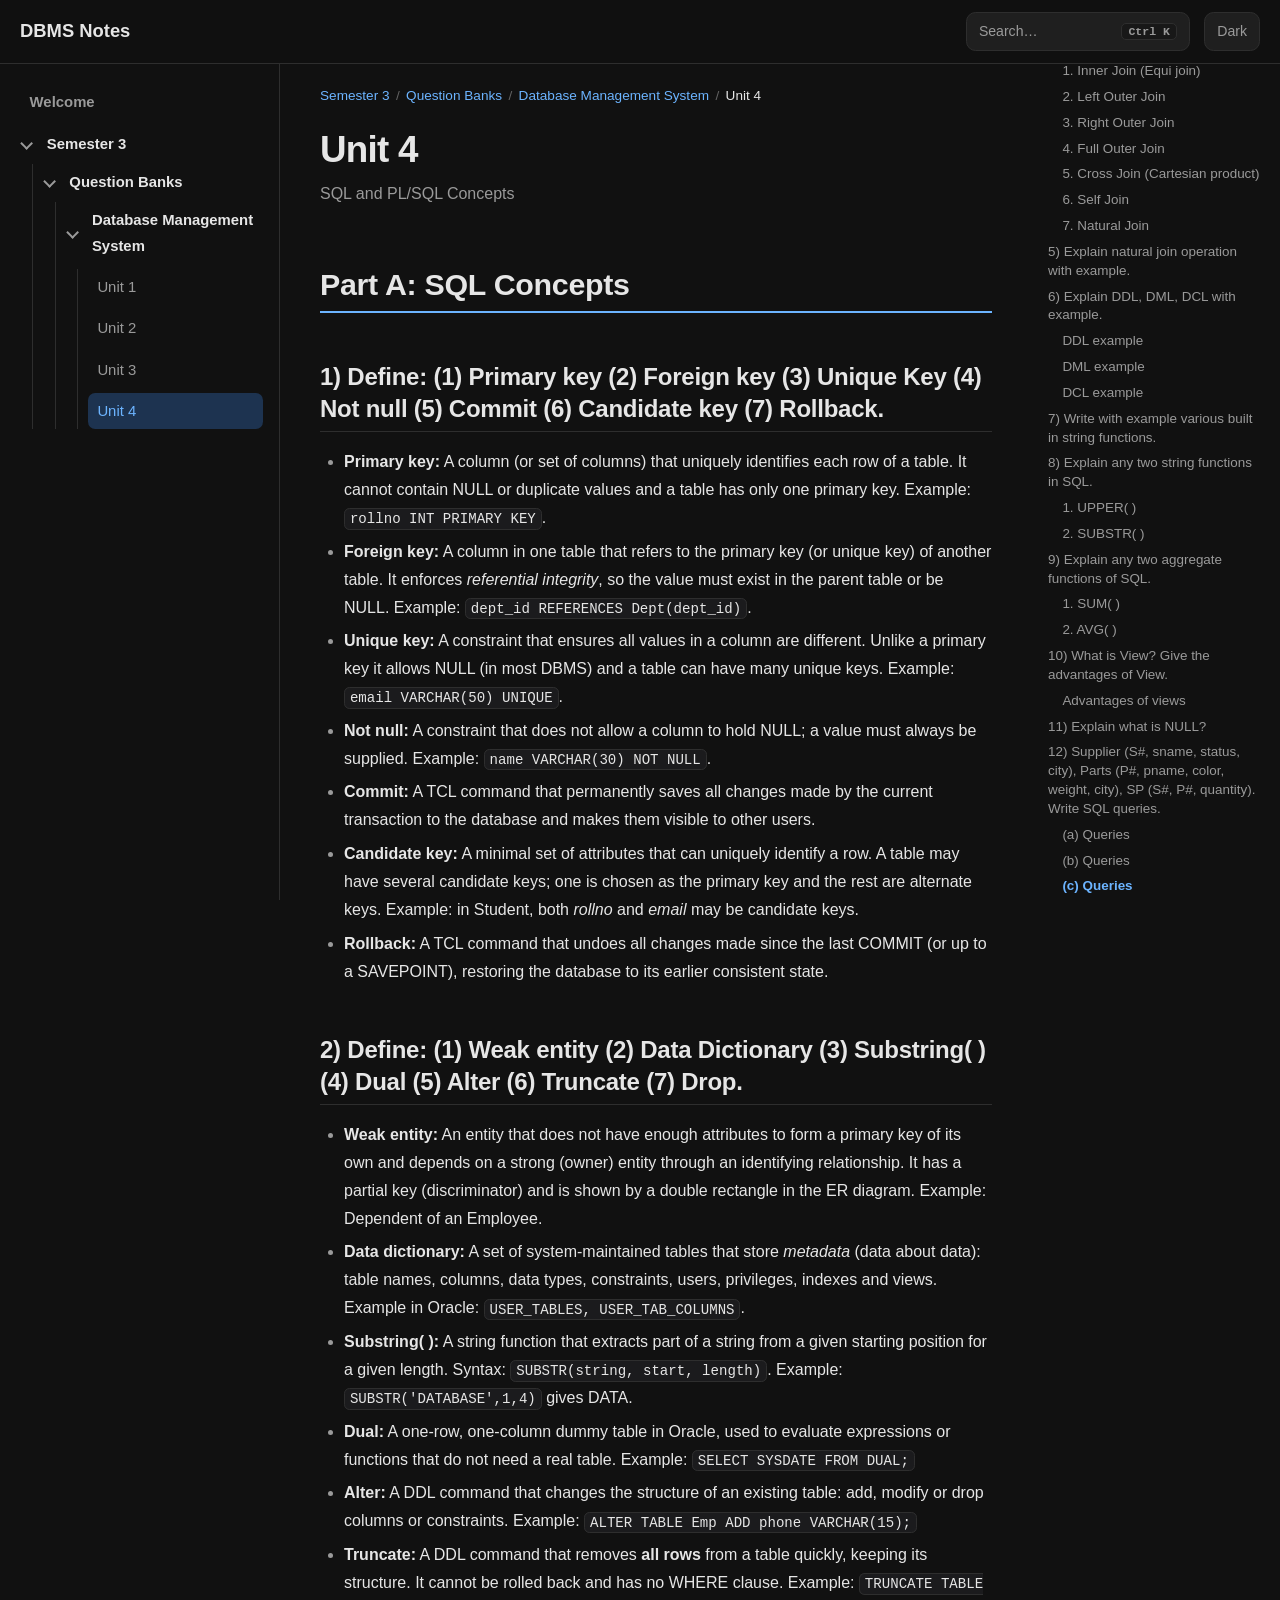
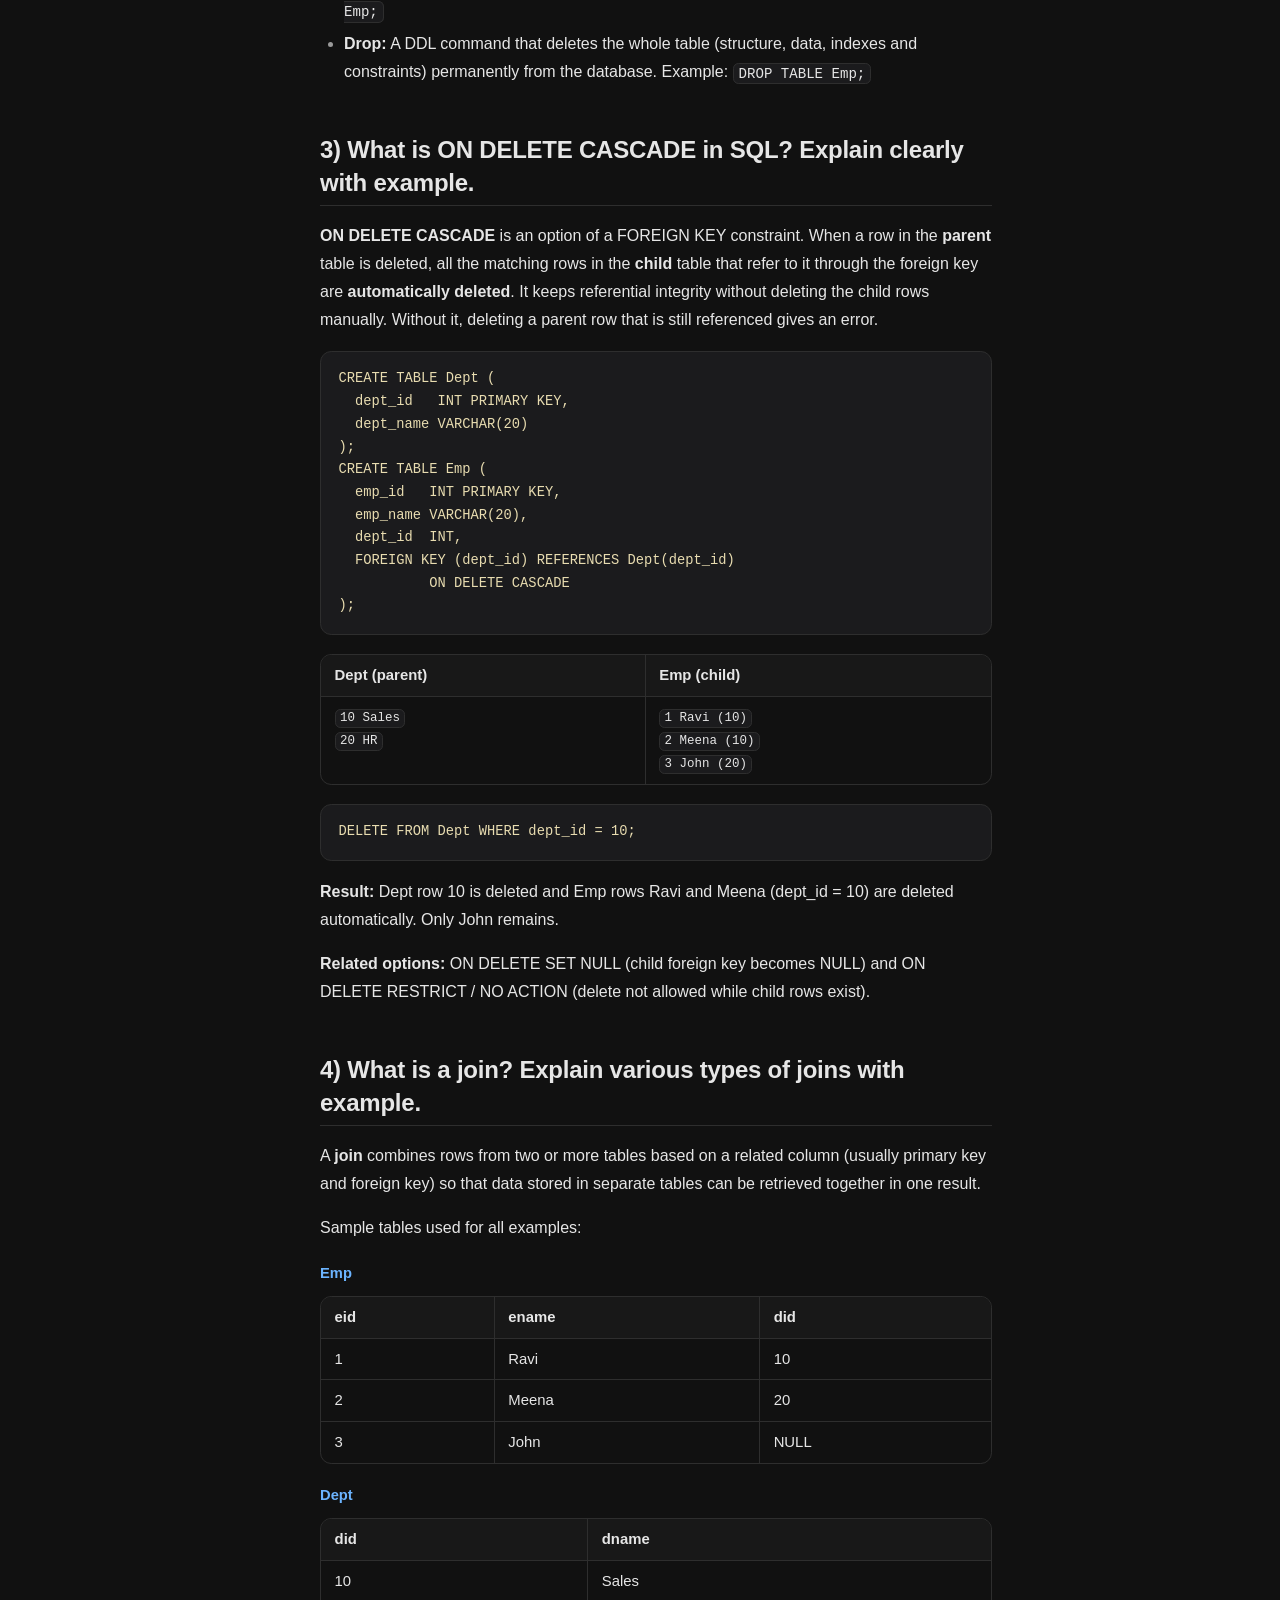
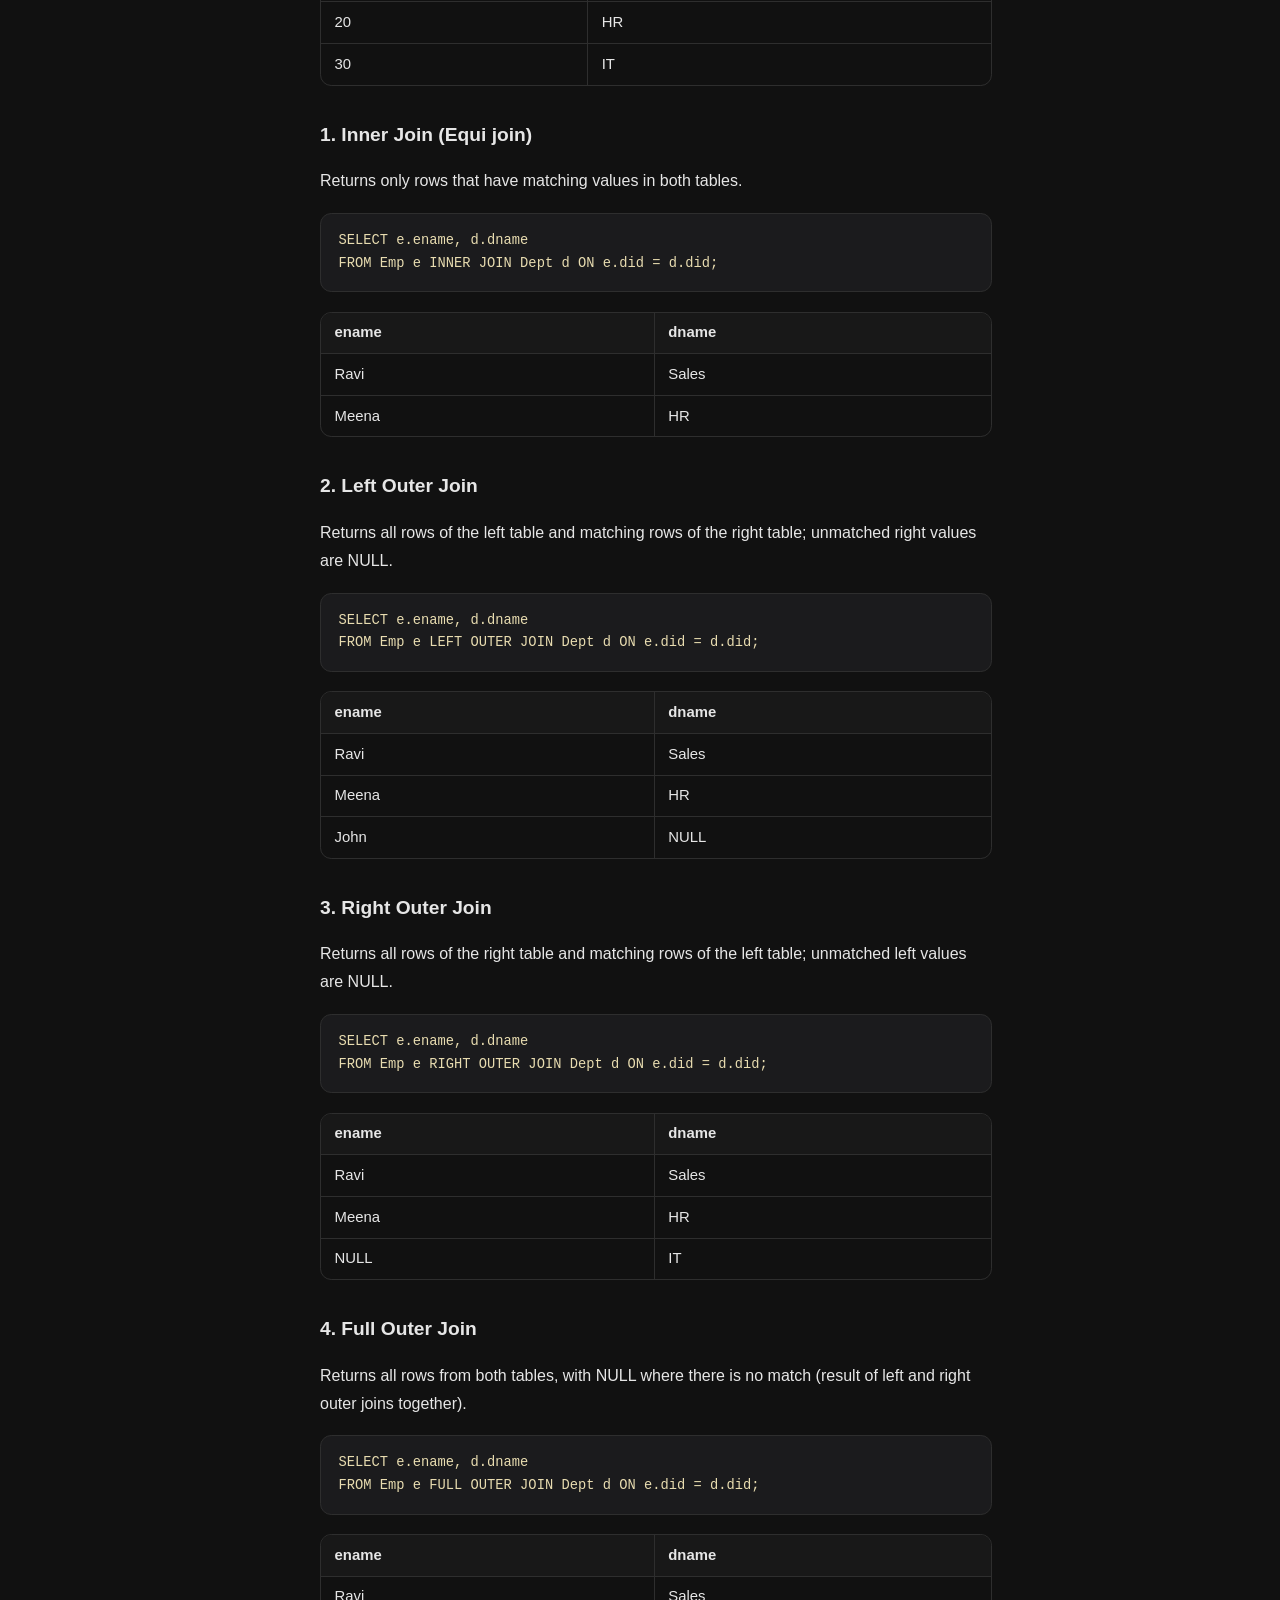
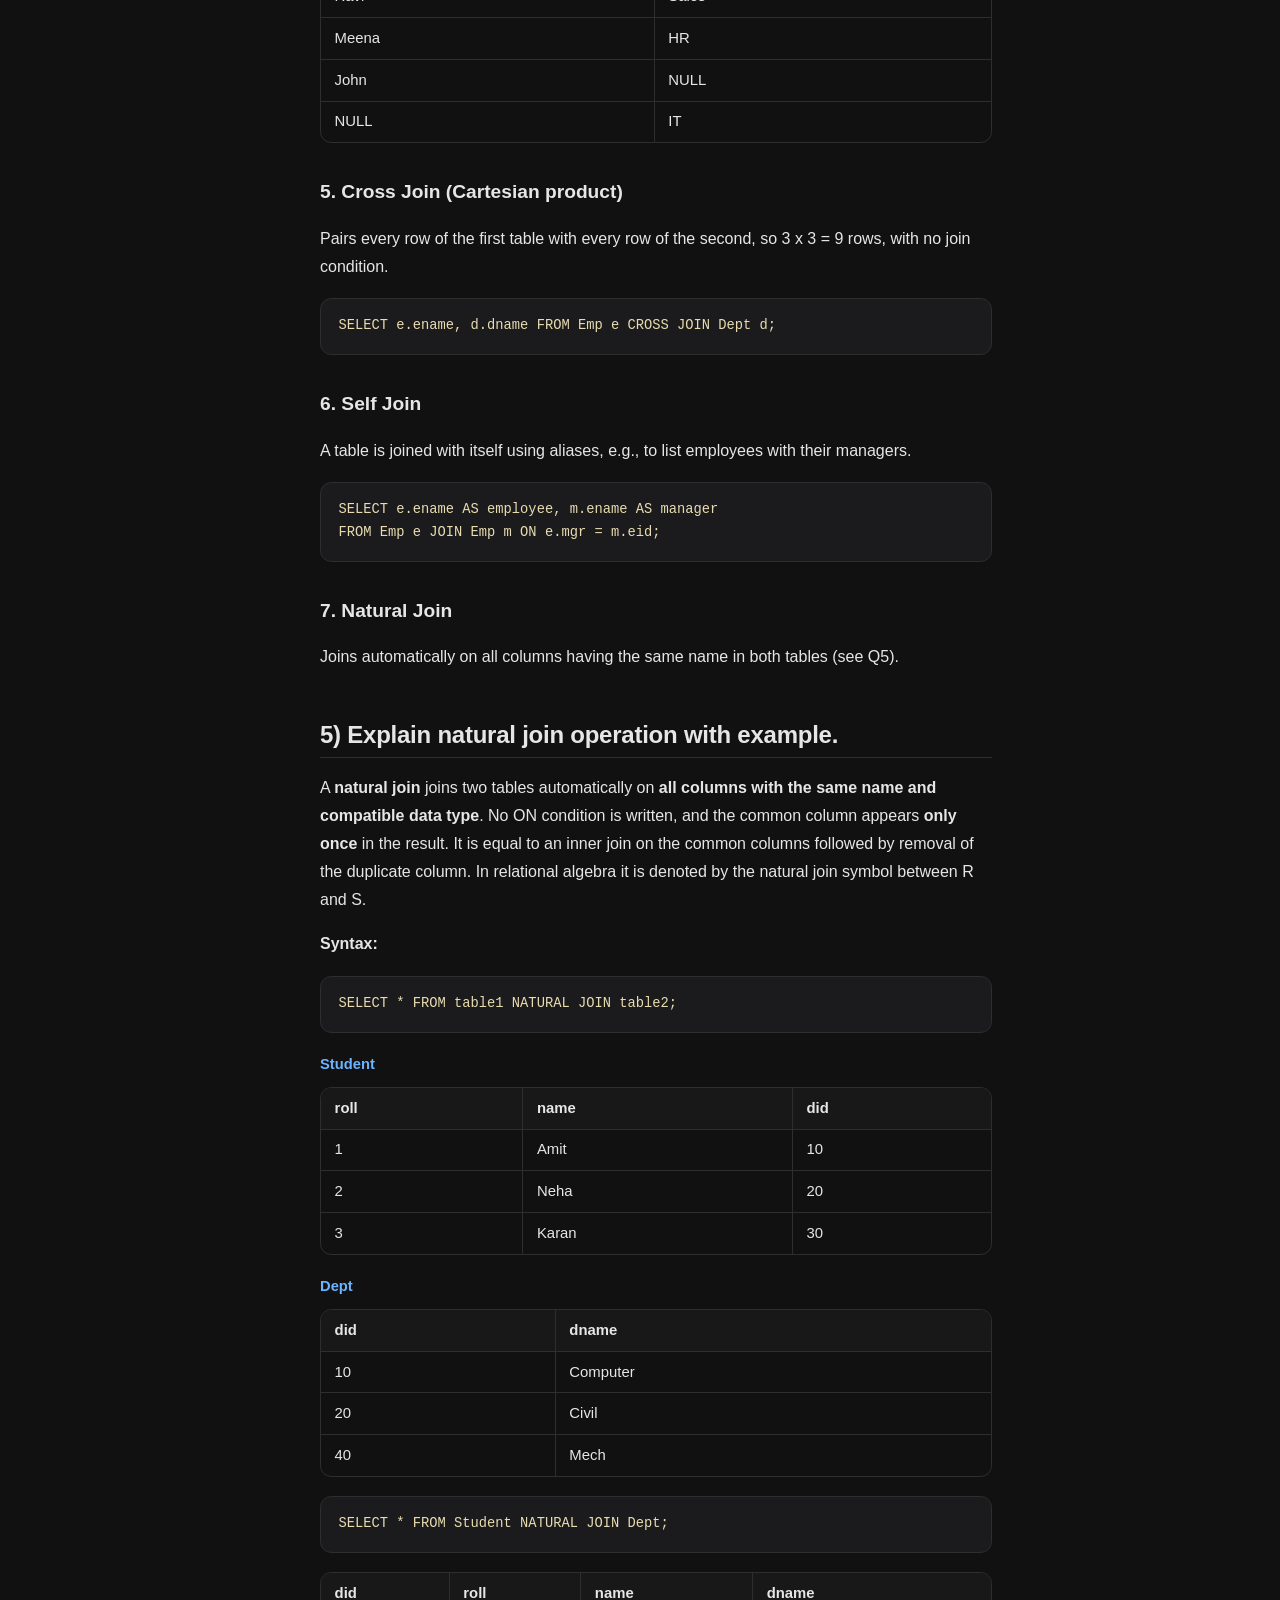
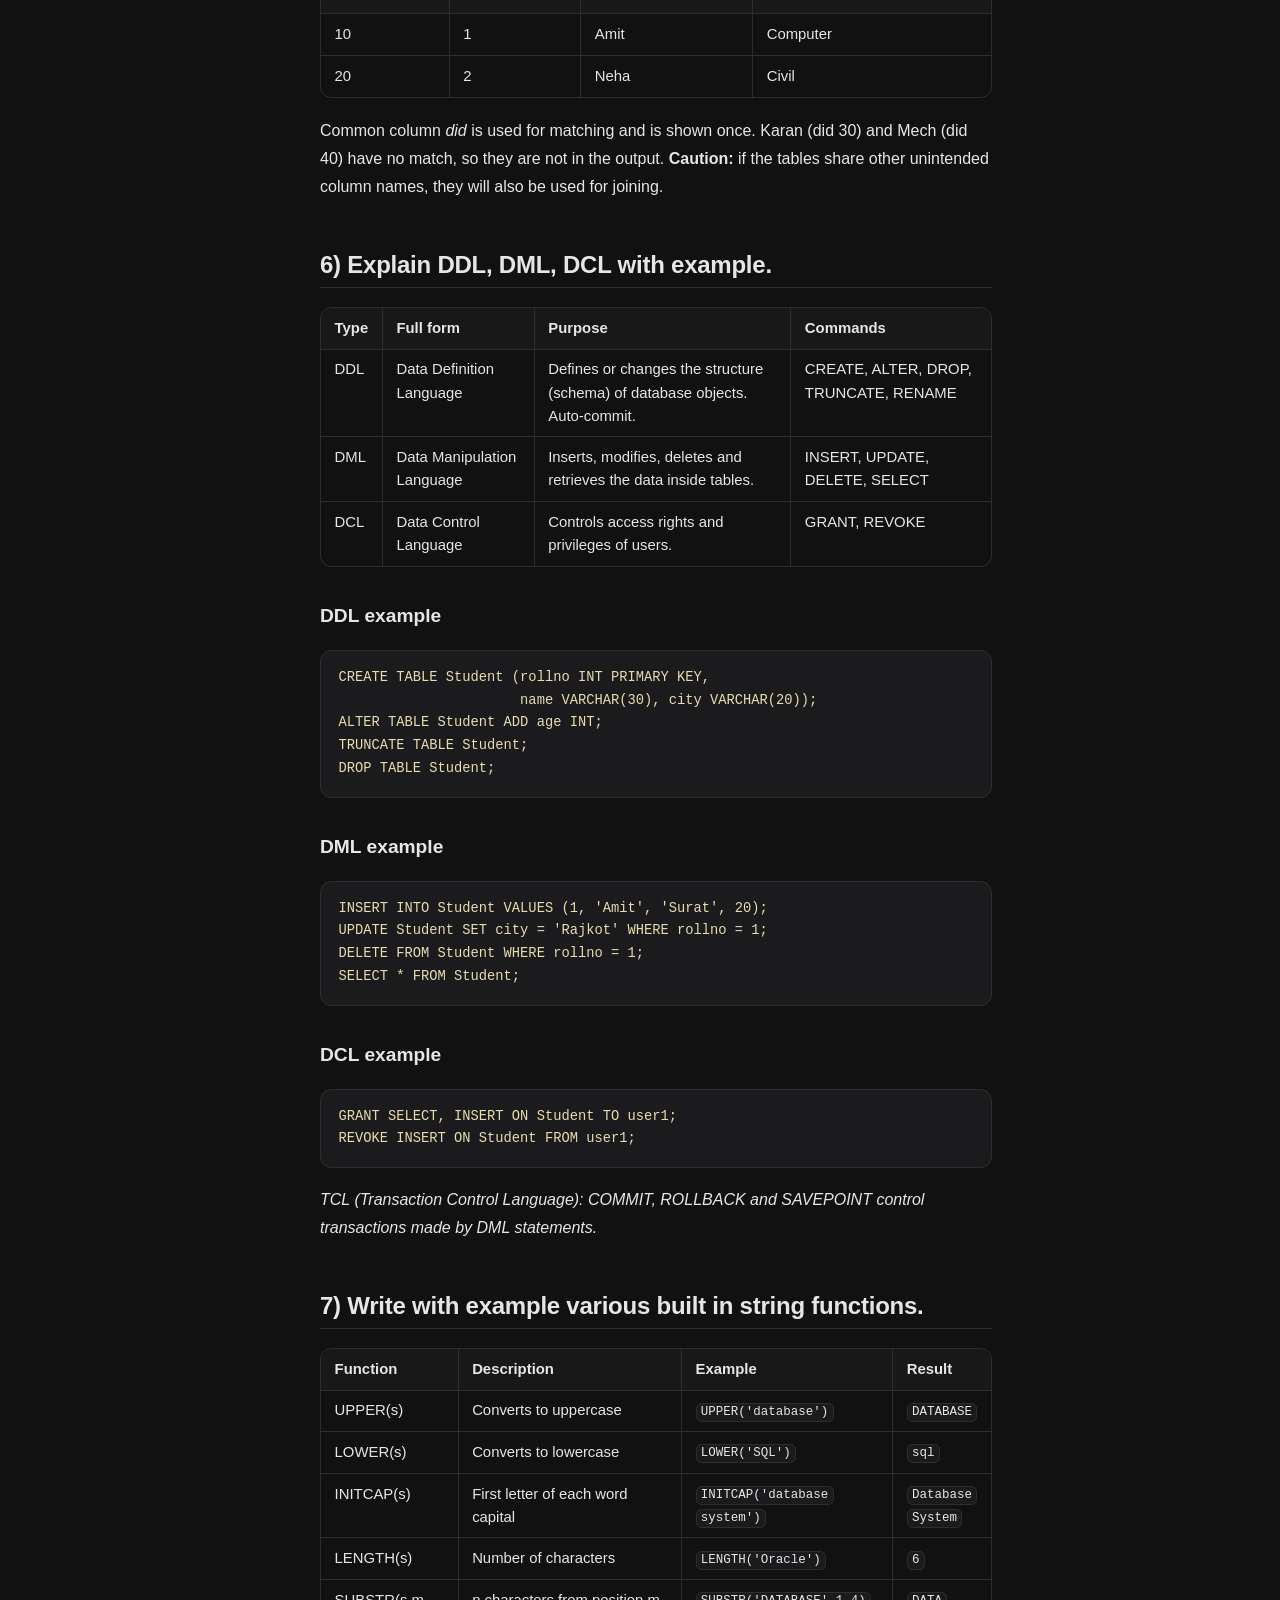
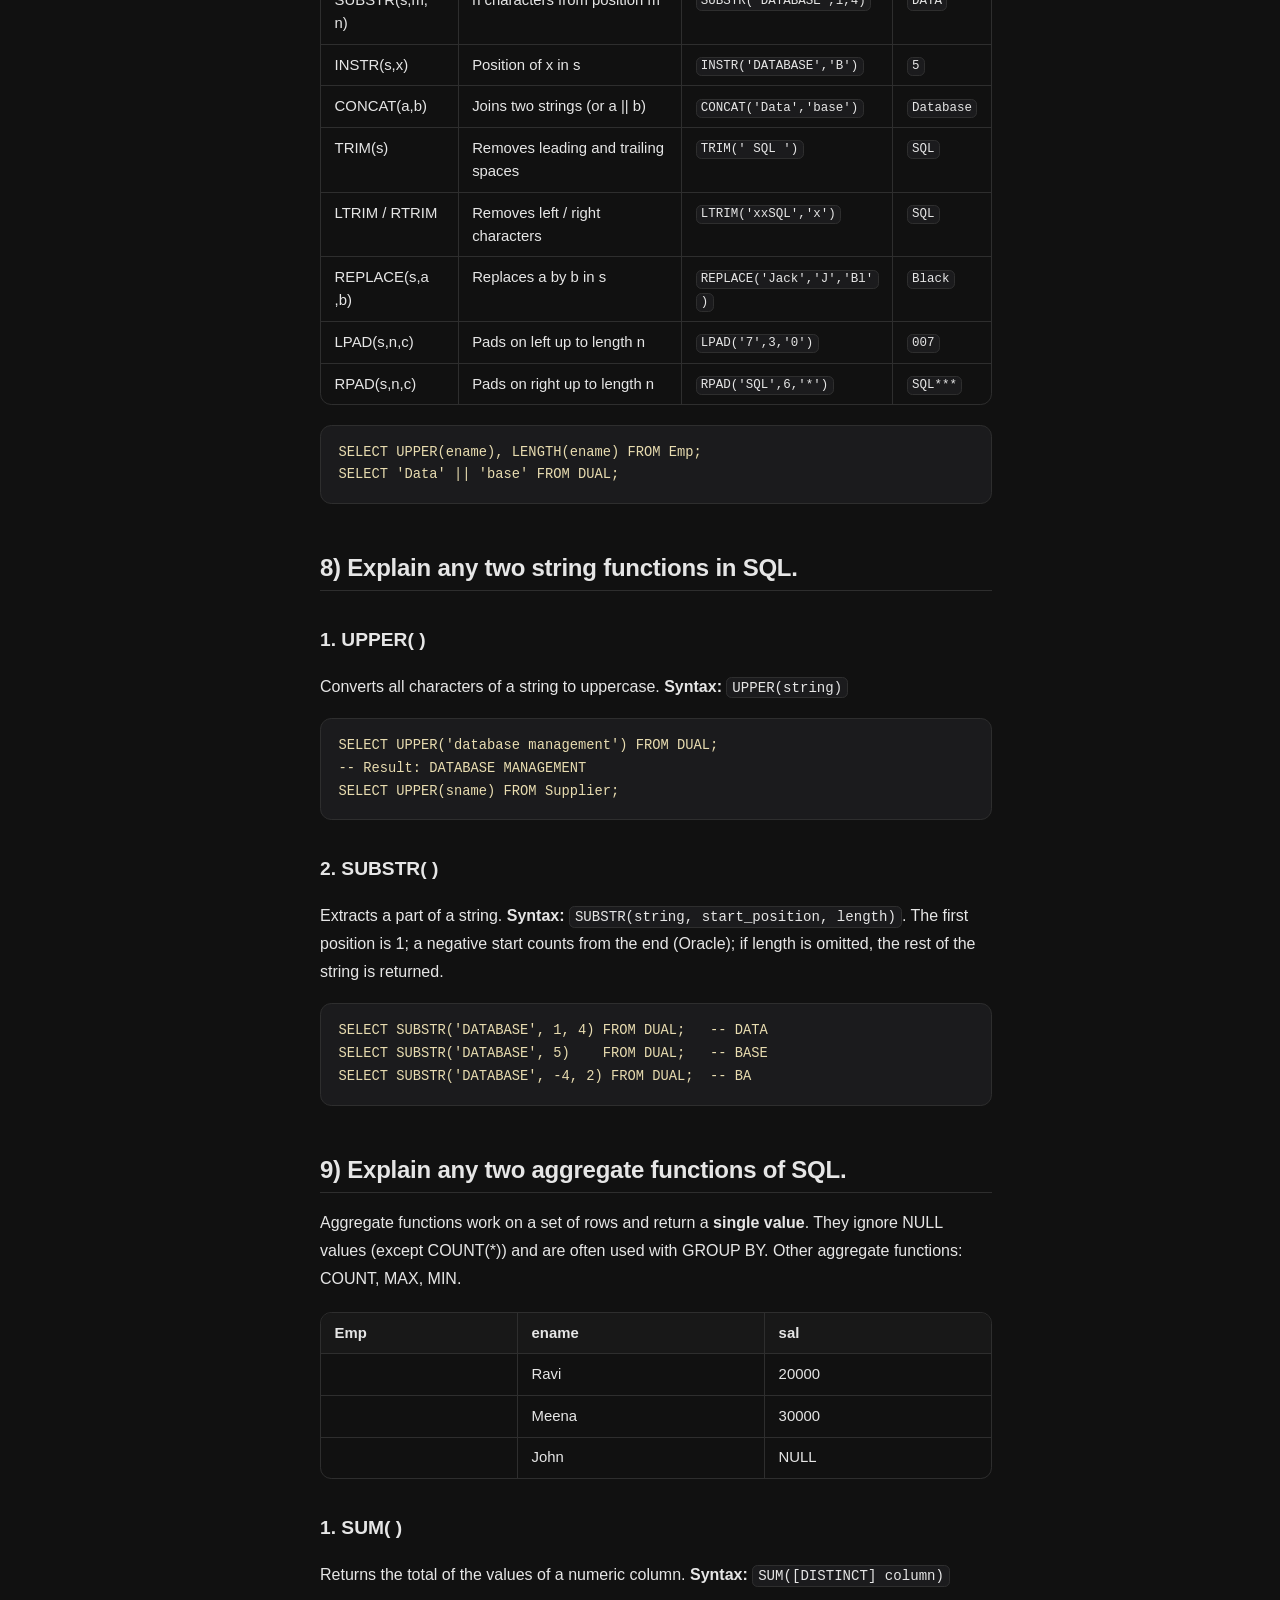
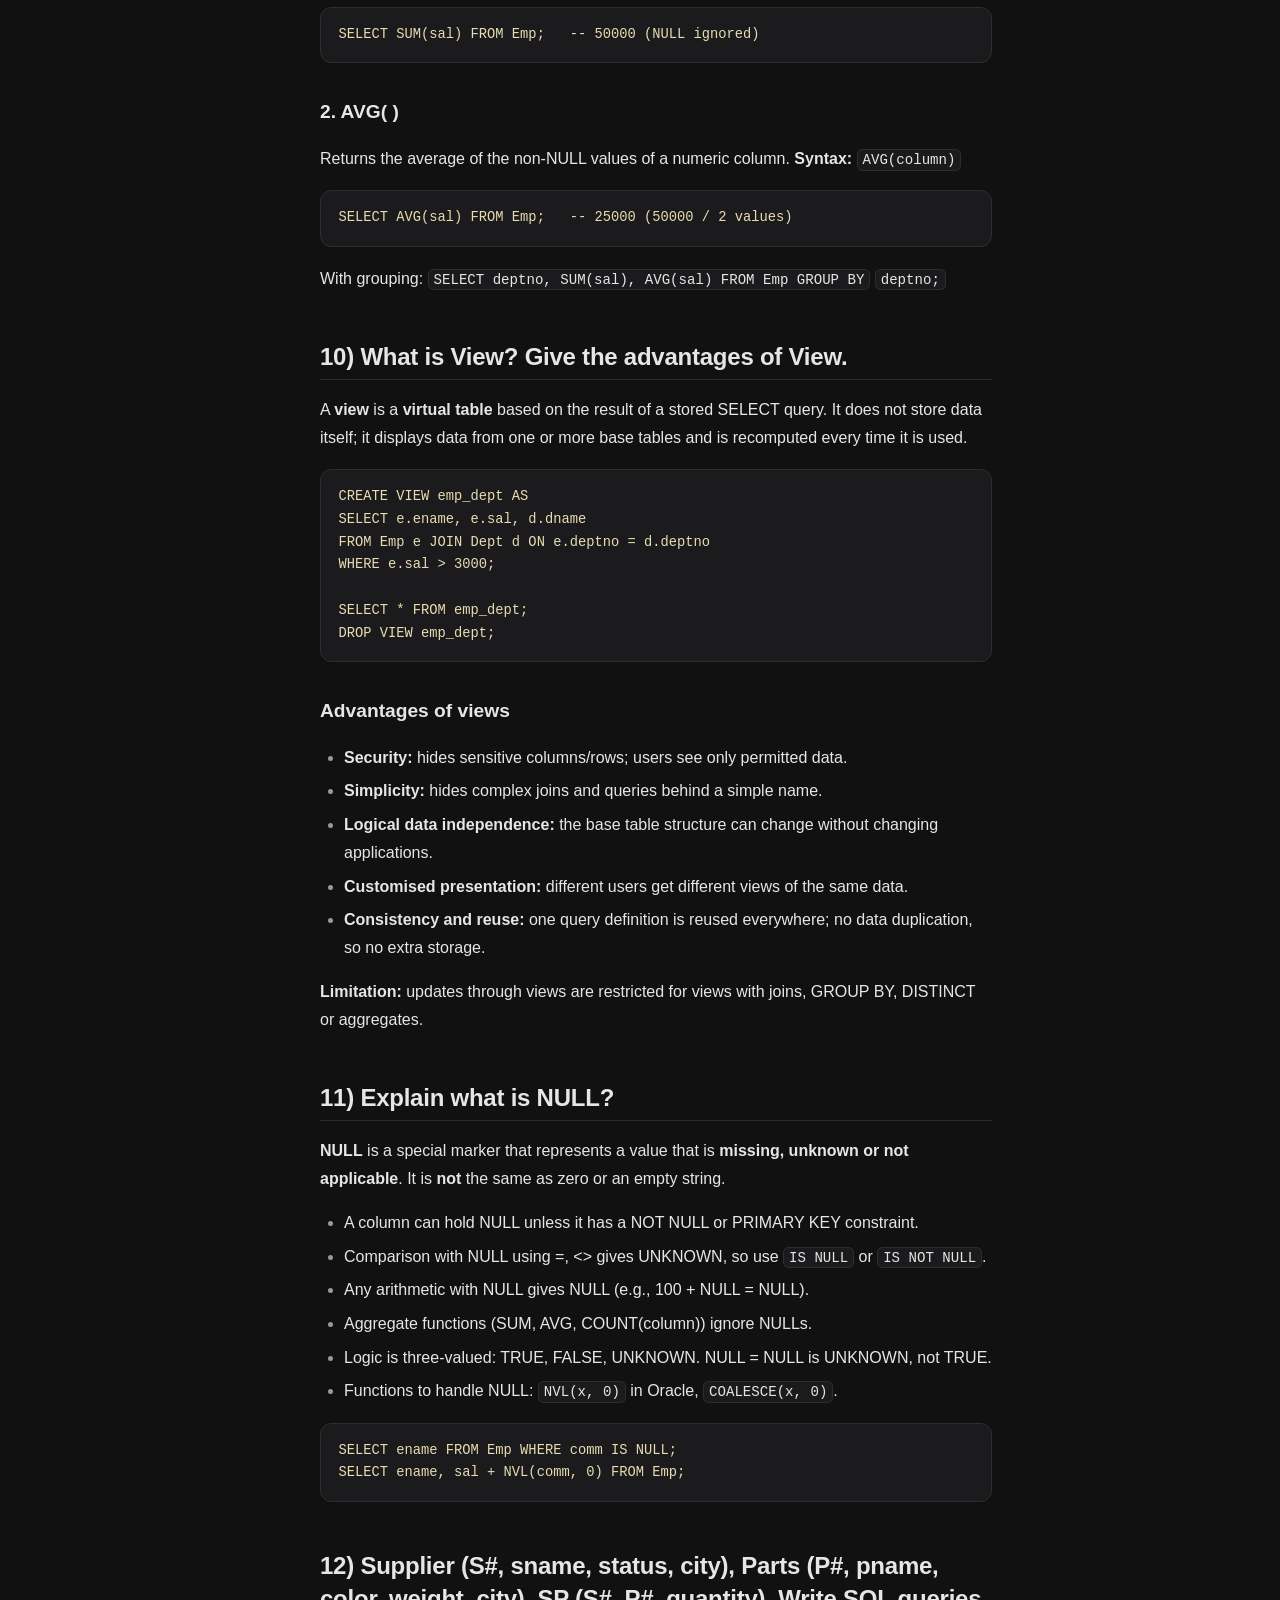
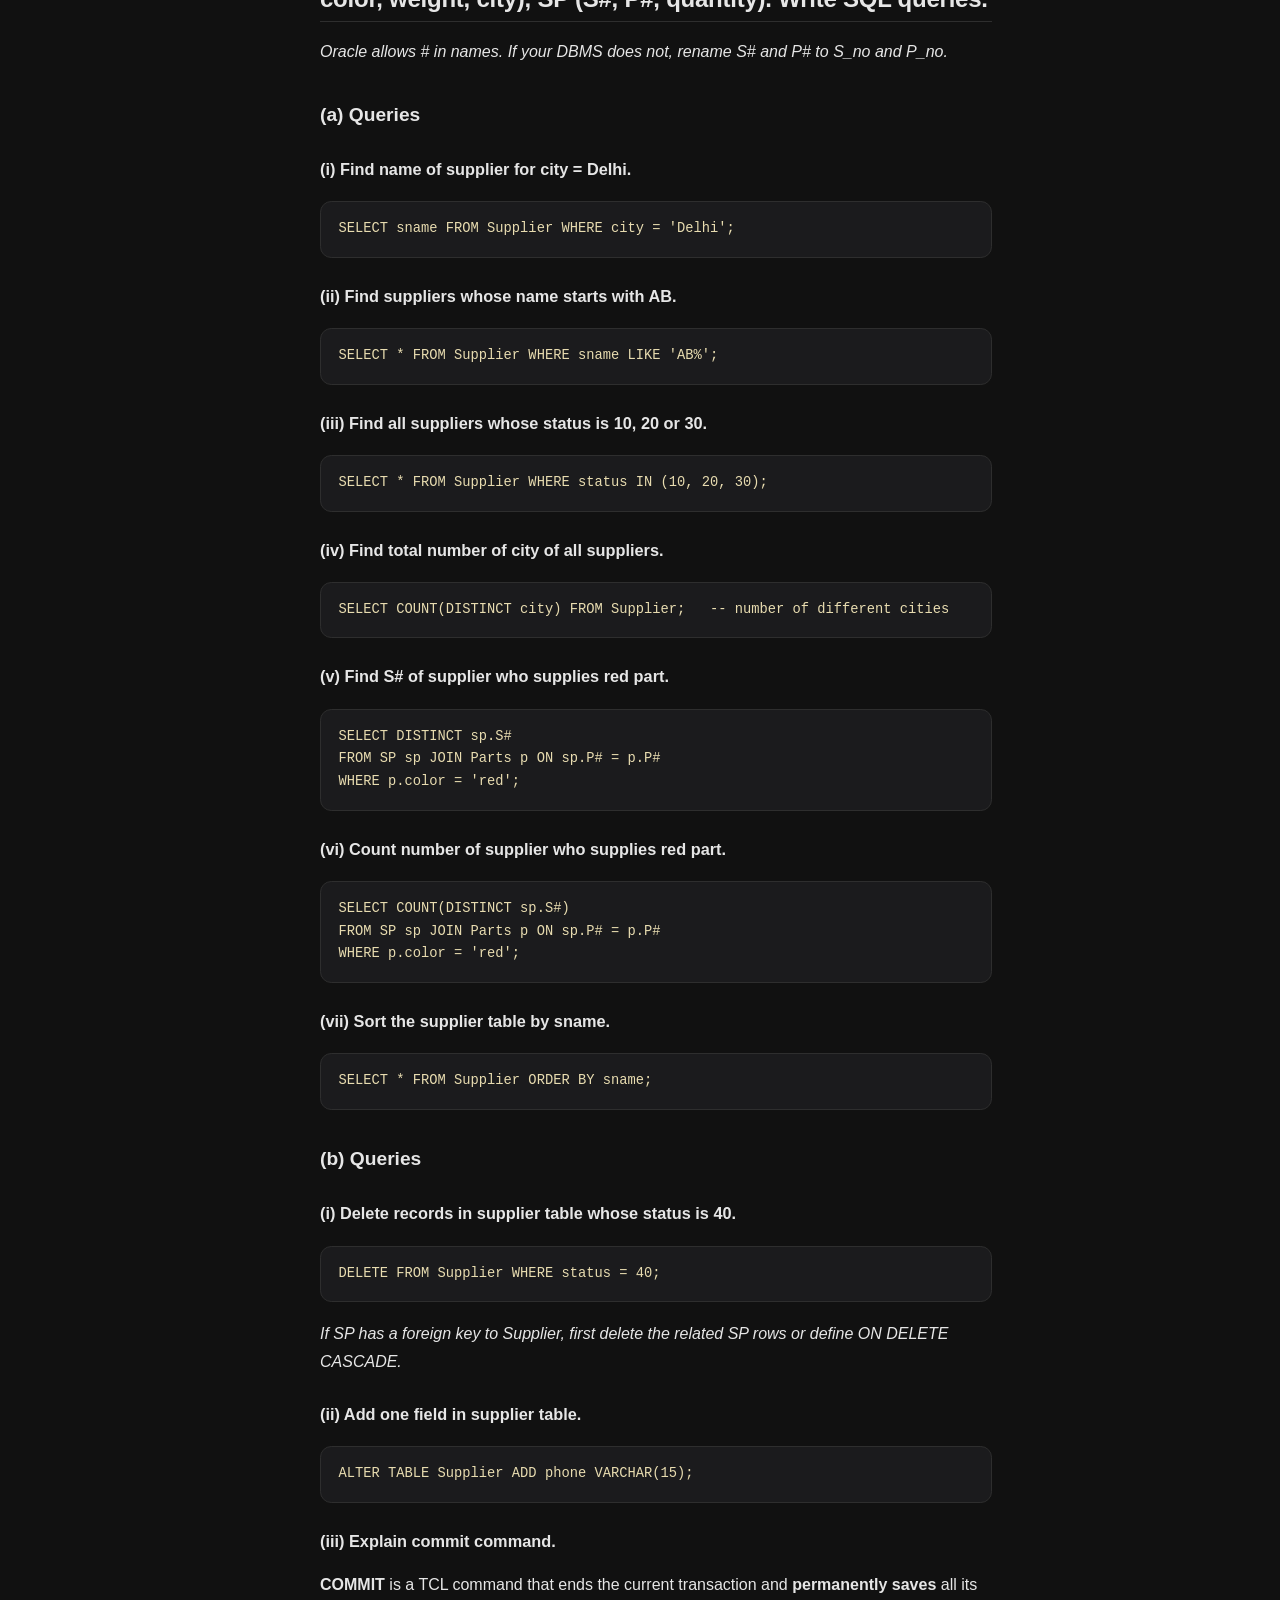
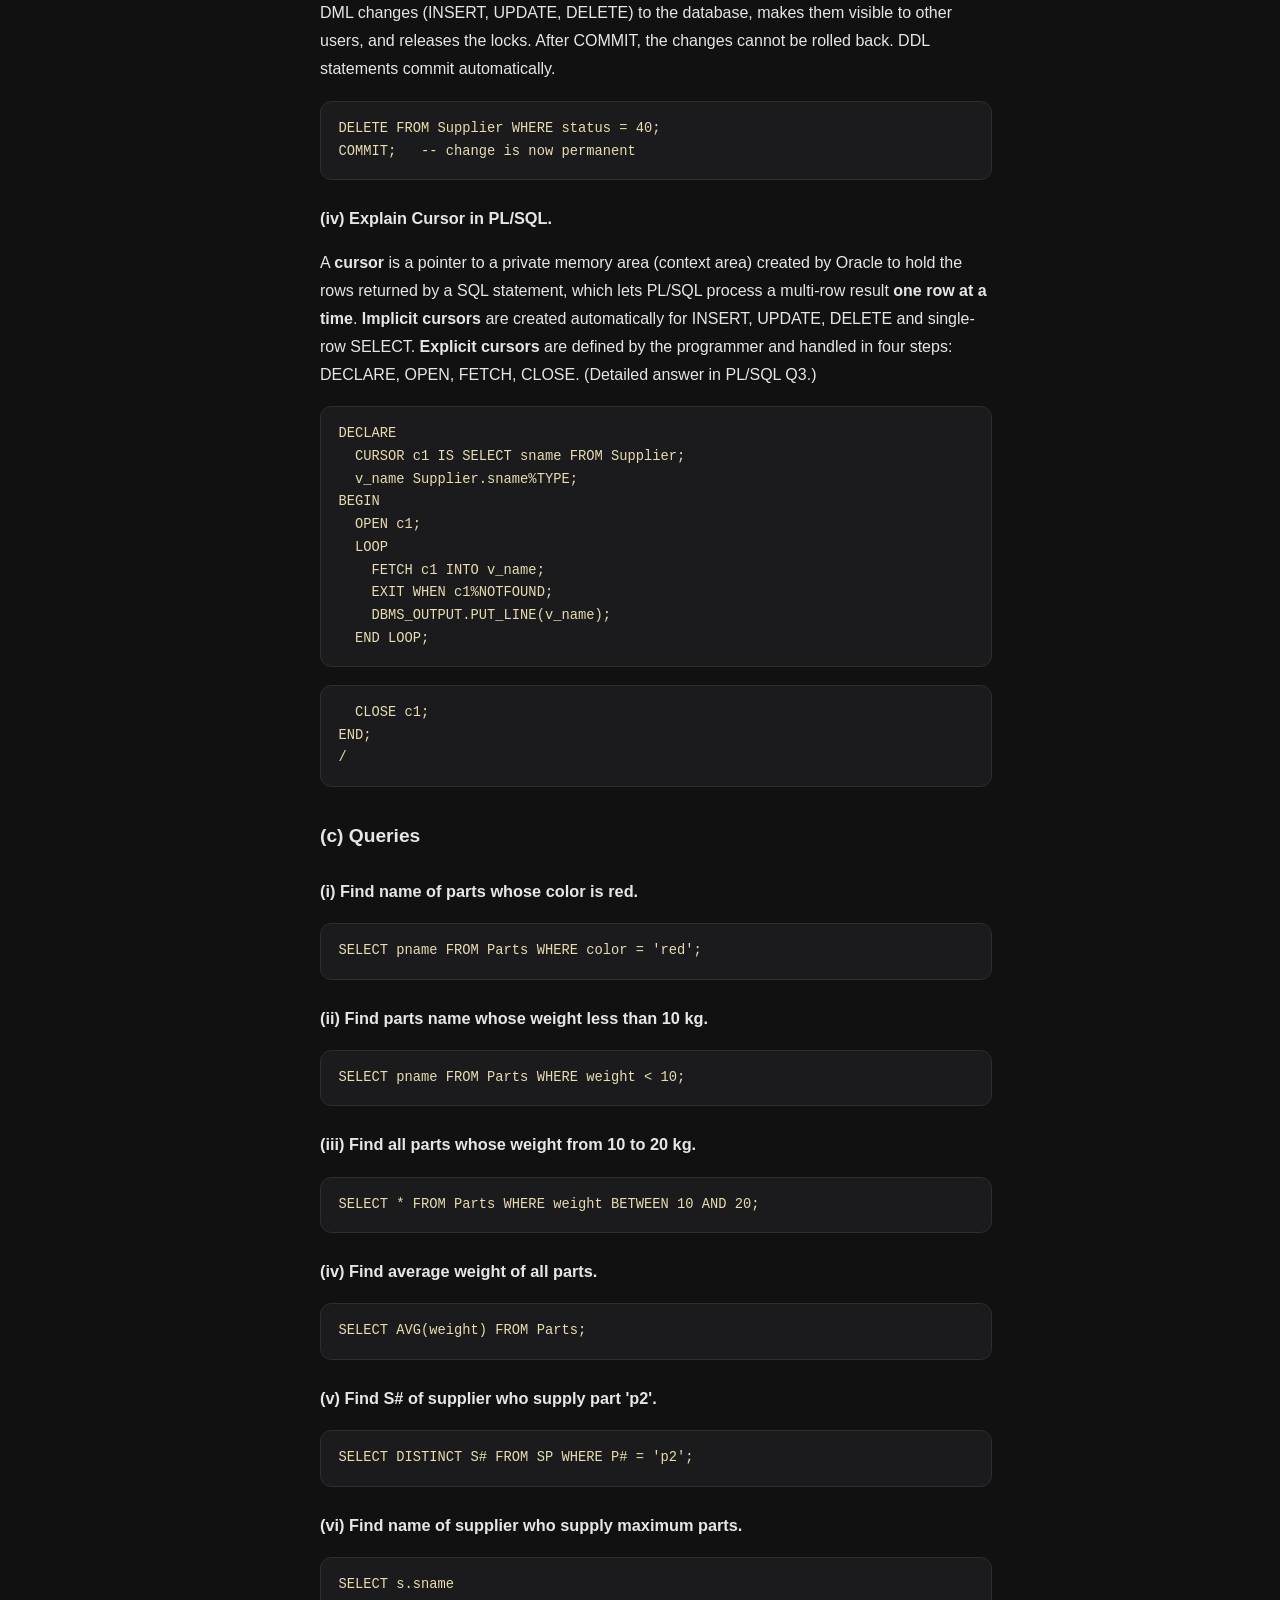
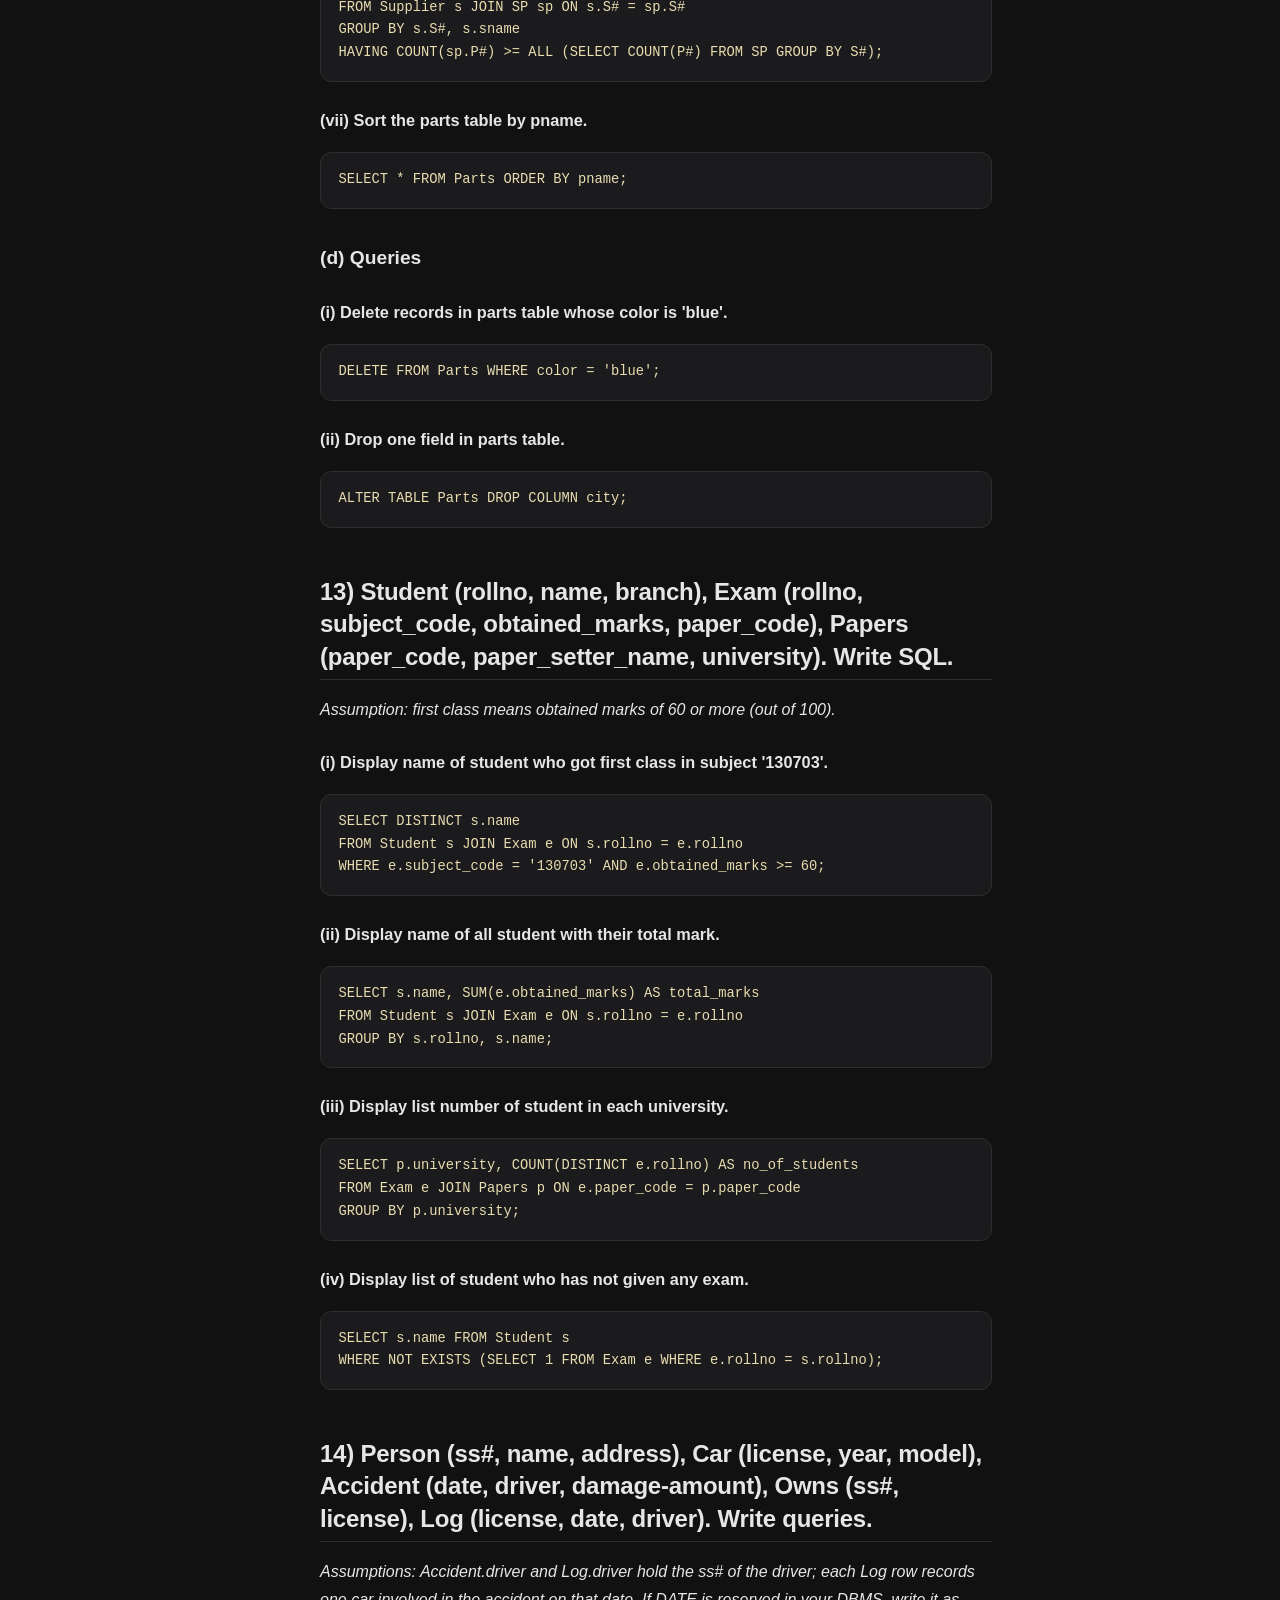
<file: sem-3/question-banks/dbms/unit-4/index.html>
<!doctype html>
<html lang="en" data-root="../../../../">
<head>
<meta charset="utf-8">
<meta name="viewport" content="width=device-width, initial-scale=1">
<meta name="theme-color" content="#111111">
<meta name="description" content="Unit 4: SQL and PL/SQL Concepts. DBMS question bank with exam-style answers.">
<title>Unit 4 – DBMS Notes</title>
<script>try{var t=localStorage.getItem("theme");document.documentElement.setAttribute("data-theme",t||"dark")}catch(e){document.documentElement.setAttribute("data-theme","dark")}</script>
<link rel="stylesheet" href="../../../../assets/style.css">
</head>
<body>
<a class="skip" href="#main">Skip to Content</a>
<header class="nav">
  <button class="burger" aria-label="Menu" type="button"><span></span><span></span><span></span></button>
  <a class="logo" href="../../../../"><strong>DBMS Notes</strong></a>
  <div class="spacer"></div>
  <button class="searchbtn" type="button" aria-label="Search"><span>Search…</span><kbd>Ctrl K</kbd></button>
  <button class="themebtn" type="button" aria-label="Toggle theme"><span class="t-dark">Dark</span><span class="t-light">Light</span></button>
</header>
<div class="shell">
  <aside class="sidebar" aria-label="Site navigation"><a class="top" href="../../../../">Welcome</a><details open><summary><a href="../../../">Semester 3</a></summary><details open><summary><a href="../../">Question Banks</a></summary><details open><summary><a href="../">Database Management System</a></summary><ul><li><a href="../unit-1/">Unit 1</a></li><li><a href="../unit-2/">Unit 2</a></li><li><a href="../unit-3/">Unit 3</a></li><li><a href="./" class="active" aria-current="page">Unit 4</a></li></ul></details></details></details></aside>
  <main id="main">
    <nav class="crumbs" aria-label="Breadcrumb"><a href="../../../">Semester 3</a><span class="sep">/</span><a href="../../">Question Banks</a><span class="sep">/</span><a href="../">Database Management System</a><span class="sep">/</span><span>Unit 4</span></nav>
    <article>
<h1>Unit 4</h1><p class="lead">SQL and PL/SQL Concepts</p><h2 id="part-a-sql-concepts" class="part">Part A: SQL Concepts<a href="#part-a-sql-concepts" class="anchor" aria-label="Permalink for this section"></a></h2>
<h2 id="1-define-1-primary-key-2-foreign-key-3-unique-key-4-not-null-5-commit-6-candidat">1) Define: (1) Primary key (2) Foreign key (3) Unique Key (4) Not null (5) Commit (6) Candidate key (7) Rollback.<a href="#1-define-1-primary-key-2-foreign-key-3-unique-key-4-not-null-5-commit-6-candidat" class="anchor" aria-label="Permalink for this section"></a></h2>
<ul><li><strong>Primary key:</strong> A column (or set of columns) that uniquely identifies each row of a table. It cannot contain NULL or duplicate values and a table has only one primary key. Example: <code>rollno INT PRIMARY KEY</code>.</li><li><strong>Foreign key:</strong> A column in one table that refers to the primary key (or unique key) of another table. It enforces <em>referential integrity</em>, so the value must exist in the parent table or be NULL. Example: <code>dept_id REFERENCES Dept(dept_id)</code>.</li><li><strong>Unique key:</strong> A constraint that ensures all values in a column are different. Unlike a primary key it allows NULL (in most DBMS) and a table can have many unique keys. Example: <code>email VARCHAR(50) UNIQUE</code>.</li><li><strong>Not null:</strong> A constraint that does not allow a column to hold NULL; a value must always be supplied. Example: <code>name VARCHAR(30) NOT NULL</code>.</li><li><strong>Commit:</strong> A TCL command that permanently saves all changes made by the current transaction to the database and makes them visible to other users.</li><li><strong>Candidate key:</strong> A minimal set of attributes that can uniquely identify a row. A table may have several candidate keys; one is chosen as the primary key and the rest are alternate keys. Example: in Student, both <em>rollno</em> and <em>email</em> may be candidate keys.</li><li><strong>Rollback:</strong> A TCL command that undoes all changes made since the last COMMIT (or up to a SAVEPOINT), restoring the database to its earlier consistent state.</li></ul>
<h2 id="2-define-1-weak-entity-2-data-dictionary-3-substring-4-dual-5-alter-6-truncate-7">2) Define: (1) Weak entity (2) Data Dictionary (3) Substring( ) (4) Dual (5) Alter (6) Truncate (7) Drop.<a href="#2-define-1-weak-entity-2-data-dictionary-3-substring-4-dual-5-alter-6-truncate-7" class="anchor" aria-label="Permalink for this section"></a></h2>
<ul><li><strong>Weak entity:</strong> An entity that does not have enough attributes to form a primary key of its own and depends on a strong (owner) entity through an identifying relationship. It has a partial key (discriminator) and is shown by a double rectangle in the ER diagram. Example: Dependent of an Employee.</li><li><strong>Data dictionary:</strong> A set of system-maintained tables that store <em>metadata</em> (data about data): table names, columns, data types, constraints, users, privileges, indexes and views. Example in Oracle: <code>USER_TABLES, USER_TAB_COLUMNS</code>.</li><li><strong>Substring( ):</strong> A string function that extracts part of a string from a given starting position for a given length. Syntax: <code>SUBSTR(string, start, length)</code>. Example: <code>SUBSTR('DATABASE',1,4)</code> gives DATA.</li><li><strong>Dual:</strong> A one-row, one-column dummy table in Oracle, used to evaluate expressions or functions that do not need a real table. Example: <code>SELECT SYSDATE FROM DUAL;</code></li><li><strong>Alter:</strong> A DDL command that changes the structure of an existing table: add, modify or drop columns or constraints. Example: <code>ALTER TABLE Emp ADD phone VARCHAR(15);</code></li><li><strong>Truncate:</strong> A DDL command that removes <strong>all rows</strong> from a table quickly, keeping its structure. It cannot be rolled back and has no WHERE clause. Example: <code>TRUNCATE TABLE Emp;</code></li><li><strong>Drop:</strong> A DDL command that deletes the whole table (structure, data, indexes and constraints) permanently from the database. Example: <code>DROP TABLE Emp;</code></li></ul>
<h2 id="3-what-is-on-delete-cascade-in-sql-explain-clearly-with-example">3) What is ON DELETE CASCADE in SQL? Explain clearly with example.<a href="#3-what-is-on-delete-cascade-in-sql-explain-clearly-with-example" class="anchor" aria-label="Permalink for this section"></a></h2>
<p><strong>ON DELETE CASCADE</strong> is an option of a FOREIGN KEY constraint. When a row in the <strong>parent</strong> table is deleted, all the matching rows in the <strong>child</strong> table that refer to it through the foreign key are <strong>automatically deleted</strong>. It keeps referential integrity without deleting the child rows manually. Without it, deleting a parent row that is still referenced gives an error.</p>
<div class="codewrap"><pre><code>CREATE TABLE Dept (
  dept_id   INT PRIMARY KEY,
  dept_name VARCHAR(20)
);
CREATE TABLE Emp (
  emp_id   INT PRIMARY KEY,
  emp_name VARCHAR(20),
  dept_id  INT,
  FOREIGN KEY (dept_id) REFERENCES Dept(dept_id)
           ON DELETE CASCADE
);</code></pre><button class="copy" type="button" aria-label="Copy code">Copy</button></div>
<div class="tablewrap"><table><thead><tr><th><strong>Dept (parent)</strong></th><th><strong>Emp (child)</strong></th></tr></thead><tbody><tr><td><code>10 Sales</code><br><code>20 HR</code></td><td><code>1 Ravi (10)</code><br><code>2 Meena (10)</code><br><code>3 John (20)</code></td></tr></tbody></table></div>
<div class="codewrap"><pre><code>DELETE FROM Dept WHERE dept_id = 10;</code></pre><button class="copy" type="button" aria-label="Copy code">Copy</button></div>
<p><strong>Result:</strong> Dept row 10 is deleted and Emp rows Ravi and Meena (dept_id = 10) are deleted automatically. Only John remains.</p>
<p><strong>Related options:</strong> ON DELETE SET NULL (child foreign key becomes NULL) and ON DELETE RESTRICT / NO ACTION (delete not allowed while child rows exist).</p>
<h2 id="4-what-is-a-join-explain-various-types-of-joins-with-example">4) What is a join? Explain various types of joins with example.<a href="#4-what-is-a-join-explain-various-types-of-joins-with-example" class="anchor" aria-label="Permalink for this section"></a></h2>
<p>A <strong>join</strong> combines rows from two or more tables based on a related column (usually primary key and foreign key) so that data stored in separate tables can be retrieved together in one result.</p>
<p>Sample tables used for all examples:</p>
<p class="tbl-title"><strong>Emp</strong></p>
<div class="tablewrap"><table><thead><tr><th><strong>eid</strong></th><th><strong>ename</strong></th><th><strong>did</strong></th></tr></thead><tbody><tr><td>1</td><td>Ravi</td><td>10</td></tr><tr><td>2</td><td>Meena</td><td>20</td></tr><tr><td>3</td><td>John</td><td>NULL</td></tr></tbody></table></div>
<p class="tbl-title"><strong>Dept</strong></p>
<div class="tablewrap"><table><thead><tr><th><strong>did</strong></th><th><strong>dname</strong></th></tr></thead><tbody><tr><td>10</td><td>Sales</td></tr><tr><td>20</td><td>HR</td></tr><tr><td>30</td><td>IT</td></tr></tbody></table></div>
<h3 id="1-inner-join-equi-join">1. Inner Join (Equi join)<a href="#1-inner-join-equi-join" class="anchor" aria-label="Permalink for this section"></a></h3>
<p>Returns only rows that have matching values in both tables.</p>
<div class="codewrap"><pre><code>SELECT e.ename, d.dname
FROM Emp e INNER JOIN Dept d ON e.did = d.did;</code></pre><button class="copy" type="button" aria-label="Copy code">Copy</button></div>
<div class="tablewrap"><table><thead><tr><th><strong>ename</strong></th><th><strong>dname</strong></th></tr></thead><tbody><tr><td>Ravi</td><td>Sales</td></tr><tr><td>Meena</td><td>HR</td></tr></tbody></table></div>
<h3 id="2-left-outer-join">2. Left Outer Join<a href="#2-left-outer-join" class="anchor" aria-label="Permalink for this section"></a></h3>
<p>Returns all rows of the left table and matching rows of the right table; unmatched right values are NULL.</p>
<div class="codewrap"><pre><code>SELECT e.ename, d.dname
FROM Emp e LEFT OUTER JOIN Dept d ON e.did = d.did;</code></pre><button class="copy" type="button" aria-label="Copy code">Copy</button></div>
<div class="tablewrap"><table><thead><tr><th><strong>ename</strong></th><th><strong>dname</strong></th></tr></thead><tbody><tr><td>Ravi</td><td>Sales</td></tr><tr><td>Meena</td><td>HR</td></tr><tr><td>John</td><td>NULL</td></tr></tbody></table></div>
<h3 id="3-right-outer-join">3. Right Outer Join<a href="#3-right-outer-join" class="anchor" aria-label="Permalink for this section"></a></h3>
<p>Returns all rows of the right table and matching rows of the left table; unmatched left values are NULL.</p>
<div class="codewrap"><pre><code>SELECT e.ename, d.dname
FROM Emp e RIGHT OUTER JOIN Dept d ON e.did = d.did;</code></pre><button class="copy" type="button" aria-label="Copy code">Copy</button></div>
<div class="tablewrap"><table><thead><tr><th><strong>ename</strong></th><th><strong>dname</strong></th></tr></thead><tbody><tr><td>Ravi</td><td>Sales</td></tr><tr><td>Meena</td><td>HR</td></tr><tr><td>NULL</td><td>IT</td></tr></tbody></table></div>
<h3 id="4-full-outer-join">4. Full Outer Join<a href="#4-full-outer-join" class="anchor" aria-label="Permalink for this section"></a></h3>
<p>Returns all rows from both tables, with NULL where there is no match (result of left and right outer joins together).</p>
<div class="codewrap"><pre><code>SELECT e.ename, d.dname
FROM Emp e FULL OUTER JOIN Dept d ON e.did = d.did;</code></pre><button class="copy" type="button" aria-label="Copy code">Copy</button></div>
<div class="tablewrap"><table><thead><tr><th><strong>ename</strong></th><th><strong>dname</strong></th></tr></thead><tbody><tr><td>Ravi</td><td>Sales</td></tr><tr><td>Meena</td><td>HR</td></tr><tr><td>John</td><td>NULL</td></tr><tr><td>NULL</td><td>IT</td></tr></tbody></table></div>
<h3 id="5-cross-join-cartesian-product">5. Cross Join (Cartesian product)<a href="#5-cross-join-cartesian-product" class="anchor" aria-label="Permalink for this section"></a></h3>
<p>Pairs every row of the first table with every row of the second, so 3 x 3 = 9 rows, with no join condition.</p>
<div class="codewrap"><pre><code>SELECT e.ename, d.dname FROM Emp e CROSS JOIN Dept d;</code></pre><button class="copy" type="button" aria-label="Copy code">Copy</button></div>
<h3 id="6-self-join">6. Self Join<a href="#6-self-join" class="anchor" aria-label="Permalink for this section"></a></h3>
<p>A table is joined with itself using aliases, e.g., to list employees with their managers.</p>
<div class="codewrap"><pre><code>SELECT e.ename AS employee, m.ename AS manager
FROM Emp e JOIN Emp m ON e.mgr = m.eid;</code></pre><button class="copy" type="button" aria-label="Copy code">Copy</button></div>
<h3 id="7-natural-join">7. Natural Join<a href="#7-natural-join" class="anchor" aria-label="Permalink for this section"></a></h3>
<p>Joins automatically on all columns having the same name in both tables (see Q5).</p>
<h2 id="5-explain-natural-join-operation-with-example">5) Explain natural join operation with example.<a href="#5-explain-natural-join-operation-with-example" class="anchor" aria-label="Permalink for this section"></a></h2>
<p>A <strong>natural join</strong> joins two tables automatically on <strong>all columns with the same name and</strong> <strong>compatible data type</strong>. No ON condition is written, and the common column appears <strong>only once</strong> in the result. It is equal to an inner join on the common columns followed by removal of the duplicate column. In relational algebra it is denoted by the natural join symbol between R and S.</p>
<p><strong>Syntax:</strong></p>
<div class="codewrap"><pre><code>SELECT * FROM table1 NATURAL JOIN table2;</code></pre><button class="copy" type="button" aria-label="Copy code">Copy</button></div>
<p class="tbl-title"><strong>Student</strong></p>
<div class="tablewrap"><table><thead><tr><th><strong>roll</strong></th><th><strong>name</strong></th><th><strong>did</strong></th></tr></thead><tbody><tr><td>1</td><td>Amit</td><td>10</td></tr><tr><td>2</td><td>Neha</td><td>20</td></tr><tr><td>3</td><td>Karan</td><td>30</td></tr></tbody></table></div>
<p class="tbl-title"><strong>Dept</strong></p>
<div class="tablewrap"><table><thead><tr><th><strong>did</strong></th><th><strong>dname</strong></th></tr></thead><tbody><tr><td>10</td><td>Computer</td></tr><tr><td>20</td><td>Civil</td></tr><tr><td>40</td><td>Mech</td></tr></tbody></table></div>
<div class="codewrap"><pre><code>SELECT * FROM Student NATURAL JOIN Dept;</code></pre><button class="copy" type="button" aria-label="Copy code">Copy</button></div>
<div class="tablewrap"><table><thead><tr><th><strong>did</strong></th><th><strong>roll</strong></th><th><strong>name</strong></th><th><strong>dname</strong></th></tr></thead><tbody><tr><td>10</td><td>1</td><td>Amit</td><td>Computer</td></tr><tr><td>20</td><td>2</td><td>Neha</td><td>Civil</td></tr></tbody></table></div>
<p>Common column <em>did</em> is used for matching and is shown once. Karan (did 30) and Mech (did 40) have no match, so they are not in the output. <strong>Caution:</strong> if the tables share other unintended column names, they will also be used for joining.</p>
<h2 id="6-explain-ddl-dml-dcl-with-example">6) Explain DDL, DML, DCL with example.<a href="#6-explain-ddl-dml-dcl-with-example" class="anchor" aria-label="Permalink for this section"></a></h2>
<div class="tablewrap"><table><thead><tr><th><strong>Type</strong></th><th><strong>Full form</strong></th><th><strong>Purpose</strong></th><th><strong>Commands</strong></th></tr></thead><tbody><tr><td>DDL</td><td>Data Definition Language</td><td>Defines or changes the structure (schema) of database objects. Auto-commit.</td><td>CREATE, ALTER, DROP, TRUNCATE, RENAME</td></tr><tr><td>DML</td><td>Data Manipulation Language</td><td>Inserts, modifies, deletes and retrieves the data inside tables.</td><td>INSERT, UPDATE, DELETE, SELECT</td></tr><tr><td>DCL</td><td>Data Control Language</td><td>Controls access rights and privileges of users.</td><td>GRANT, REVOKE</td></tr></tbody></table></div>
<h3 id="ddl-example">DDL example<a href="#ddl-example" class="anchor" aria-label="Permalink for this section"></a></h3>
<div class="codewrap"><pre><code>CREATE TABLE Student (rollno INT PRIMARY KEY,
                      name VARCHAR(30), city VARCHAR(20));
ALTER TABLE Student ADD age INT;
TRUNCATE TABLE Student;
DROP TABLE Student;</code></pre><button class="copy" type="button" aria-label="Copy code">Copy</button></div>
<h3 id="dml-example">DML example<a href="#dml-example" class="anchor" aria-label="Permalink for this section"></a></h3>
<div class="codewrap"><pre><code>INSERT INTO Student VALUES (1, 'Amit', 'Surat', 20);
UPDATE Student SET city = 'Rajkot' WHERE rollno = 1;
DELETE FROM Student WHERE rollno = 1;
SELECT * FROM Student;</code></pre><button class="copy" type="button" aria-label="Copy code">Copy</button></div>
<h3 id="dcl-example">DCL example<a href="#dcl-example" class="anchor" aria-label="Permalink for this section"></a></h3>
<div class="codewrap"><pre><code>GRANT SELECT, INSERT ON Student TO user1;
REVOKE INSERT ON Student FROM user1;</code></pre><button class="copy" type="button" aria-label="Copy code">Copy</button></div>
<p><em>TCL (Transaction Control Language): COMMIT, ROLLBACK and SAVEPOINT control transactions made</em> <em>by DML statements.</em></p>
<h2 id="7-write-with-example-various-built-in-string-functions">7) Write with example various built in string functions.<a href="#7-write-with-example-various-built-in-string-functions" class="anchor" aria-label="Permalink for this section"></a></h2>
<div class="tablewrap"><table><thead><tr><th><strong>Function</strong></th><th><strong>Description</strong></th><th><strong>Example</strong></th><th><strong>Result</strong></th></tr></thead><tbody><tr><td>UPPER(s)</td><td>Converts to uppercase</td><td><code>UPPER('database')</code></td><td><code>DATABASE</code></td></tr><tr><td>LOWER(s)</td><td>Converts to lowercase</td><td><code>LOWER('SQL')</code></td><td><code>sql</code></td></tr><tr><td>INITCAP(s)</td><td>First letter of each word capital</td><td><code>INITCAP('database</code><br><code>system')</code></td><td><code>Database</code><br><code>System</code></td></tr><tr><td>LENGTH(s)</td><td>Number of characters</td><td><code>LENGTH('Oracle')</code></td><td><code>6</code></td></tr><tr><td>SUBSTR(s,m, n)</td><td>n characters from position m</td><td><code>SUBSTR('DATABASE',1,4)</code></td><td><code>DATA</code></td></tr><tr><td>INSTR(s,x)</td><td>Position of x in s</td><td><code>INSTR('DATABASE','B')</code></td><td><code>5</code></td></tr><tr><td>CONCAT(a,b)</td><td>Joins two strings (or a || b)</td><td><code>CONCAT('Data','base')</code></td><td><code>Database</code></td></tr><tr><td>TRIM(s)</td><td>Removes leading and trailing spaces</td><td><code>TRIM(' SQL ')</code></td><td><code>SQL</code></td></tr><tr><td>LTRIM / RTRIM</td><td>Removes left / right characters</td><td><code>LTRIM('xxSQL','x')</code></td><td><code>SQL</code></td></tr><tr><td>REPLACE(s,a ,b)</td><td>Replaces a by b in s</td><td><code>REPLACE('Jack','J','Bl'</code><br><code>)</code></td><td><code>Black</code></td></tr><tr><td>LPAD(s,n,c)</td><td>Pads on left up to length n</td><td><code>LPAD('7',3,'0')</code></td><td><code>007</code></td></tr><tr><td>RPAD(s,n,c)</td><td>Pads on right up to length n</td><td><code>RPAD('SQL',6,'*')</code></td><td><code>SQL***</code></td></tr></tbody></table></div>
<div class="codewrap"><pre><code>SELECT UPPER(ename), LENGTH(ename) FROM Emp;
SELECT 'Data' || 'base' FROM DUAL;</code></pre><button class="copy" type="button" aria-label="Copy code">Copy</button></div>
<h2 id="8-explain-any-two-string-functions-in-sql">8) Explain any two string functions in SQL.<a href="#8-explain-any-two-string-functions-in-sql" class="anchor" aria-label="Permalink for this section"></a></h2>
<h3 id="1-upper">1. UPPER( )<a href="#1-upper" class="anchor" aria-label="Permalink for this section"></a></h3>
<p>Converts all characters of a string to uppercase. <strong>Syntax:</strong> <code>UPPER(string)</code></p>
<div class="codewrap"><pre><code>SELECT UPPER('database management') FROM DUAL;
-- Result: DATABASE MANAGEMENT
SELECT UPPER(sname) FROM Supplier;</code></pre><button class="copy" type="button" aria-label="Copy code">Copy</button></div>
<h3 id="2-substr">2. SUBSTR( )<a href="#2-substr" class="anchor" aria-label="Permalink for this section"></a></h3>
<p>Extracts a part of a string. <strong>Syntax:</strong> <code>SUBSTR(string, start_position, length)</code>. The first position is 1; a negative start counts from the end (Oracle); if length is omitted, the rest of the string is returned.</p>
<div class="codewrap"><pre><code>SELECT SUBSTR('DATABASE', 1, 4) FROM DUAL;   -- DATA
SELECT SUBSTR('DATABASE', 5)    FROM DUAL;   -- BASE
SELECT SUBSTR('DATABASE', -4, 2) FROM DUAL;  -- BA</code></pre><button class="copy" type="button" aria-label="Copy code">Copy</button></div>
<h2 id="9-explain-any-two-aggregate-functions-of-sql">9) Explain any two aggregate functions of SQL.<a href="#9-explain-any-two-aggregate-functions-of-sql" class="anchor" aria-label="Permalink for this section"></a></h2>
<p>Aggregate functions work on a set of rows and return a <strong>single value</strong>. They ignore NULL values (except COUNT(*)) and are often used with GROUP BY. Other aggregate functions: COUNT, MAX, MIN.</p>
<div class="tablewrap"><table><thead><tr><th><strong>Emp</strong></th><th><strong>ename</strong></th><th><strong>sal</strong></th></tr></thead><tbody><tr><td></td><td>Ravi</td><td>20000</td></tr><tr><td></td><td>Meena</td><td>30000</td></tr><tr><td></td><td>John</td><td>NULL</td></tr></tbody></table></div>
<h3 id="1-sum">1. SUM( )<a href="#1-sum" class="anchor" aria-label="Permalink for this section"></a></h3>
<p>Returns the total of the values of a numeric column. <strong>Syntax:</strong> <code>SUM([DISTINCT] column)</code></p>
<div class="codewrap"><pre><code>SELECT SUM(sal) FROM Emp;   -- 50000 (NULL ignored)</code></pre><button class="copy" type="button" aria-label="Copy code">Copy</button></div>
<h3 id="2-avg">2. AVG( )<a href="#2-avg" class="anchor" aria-label="Permalink for this section"></a></h3>
<p>Returns the average of the non-NULL values of a numeric column. <strong>Syntax:</strong> <code>AVG(column)</code></p>
<div class="codewrap"><pre><code>SELECT AVG(sal) FROM Emp;   -- 25000 (50000 / 2 values)</code></pre><button class="copy" type="button" aria-label="Copy code">Copy</button></div>
<p>With grouping: <code>SELECT deptno, SUM(sal), AVG(sal) FROM Emp GROUP BY</code> <code>deptno;</code></p>
<h2 id="10-what-is-view-give-the-advantages-of-view">10) What is View? Give the advantages of View.<a href="#10-what-is-view-give-the-advantages-of-view" class="anchor" aria-label="Permalink for this section"></a></h2>
<p>A <strong>view</strong> is a <strong>virtual table</strong> based on the result of a stored SELECT query. It does not store data itself; it displays data from one or more base tables and is recomputed every time it is used.</p>
<div class="codewrap"><pre><code>CREATE VIEW emp_dept AS
SELECT e.ename, e.sal, d.dname
FROM Emp e JOIN Dept d ON e.deptno = d.deptno
WHERE e.sal &gt; 3000;

SELECT * FROM emp_dept;
DROP VIEW emp_dept;</code></pre><button class="copy" type="button" aria-label="Copy code">Copy</button></div>
<h3 id="advantages-of-views">Advantages of views<a href="#advantages-of-views" class="anchor" aria-label="Permalink for this section"></a></h3>
<ul><li><strong>Security:</strong> hides sensitive columns/rows; users see only permitted data.</li><li><strong>Simplicity:</strong> hides complex joins and queries behind a simple name.</li><li><strong>Logical data independence:</strong> the base table structure can change without changing applications.</li><li><strong>Customised presentation:</strong> different users get different views of the same data.</li><li><strong>Consistency and reuse:</strong> one query definition is reused everywhere; no data duplication, so no extra storage.</li></ul>
<p><strong>Limitation:</strong> updates through views are restricted for views with joins, GROUP BY, DISTINCT or aggregates.</p>
<h2 id="11-explain-what-is-null">11) Explain what is NULL?<a href="#11-explain-what-is-null" class="anchor" aria-label="Permalink for this section"></a></h2>
<p><strong>NULL</strong> is a special marker that represents a value that is <strong>missing, unknown or not applicable</strong>. It is <strong>not</strong> the same as zero or an empty string.</p>
<ul><li>A column can hold NULL unless it has a NOT NULL or PRIMARY KEY constraint.</li><li>Comparison with NULL using =, &lt;&gt; gives UNKNOWN, so use <code>IS NULL</code> or <code>IS NOT NULL</code>.</li><li>Any arithmetic with NULL gives NULL (e.g., 100 + NULL = NULL).</li><li>Aggregate functions (SUM, AVG, COUNT(column)) ignore NULLs.</li><li>Logic is three-valued: TRUE, FALSE, UNKNOWN. NULL = NULL is UNKNOWN, not TRUE.</li><li>Functions to handle NULL: <code>NVL(x, 0)</code> in Oracle, <code>COALESCE(x, 0)</code>.</li></ul>
<div class="codewrap"><pre><code>SELECT ename FROM Emp WHERE comm IS NULL;
SELECT ename, sal + NVL(comm, 0) FROM Emp;</code></pre><button class="copy" type="button" aria-label="Copy code">Copy</button></div>
<h2 id="12-supplier-s-sname-status-city-parts-p-pname-color-weight-city-sp-s-p-quantity-">12) Supplier (S#, sname, status, city), Parts (P#, pname, color, weight, city), SP (S#, P#, quantity). Write SQL queries.<a href="#12-supplier-s-sname-status-city-parts-p-pname-color-weight-city-sp-s-p-quantity-" class="anchor" aria-label="Permalink for this section"></a></h2>
<p><em>Oracle allows # in names. If your DBMS does not, rename S# and P# to S_no and P_no.</em></p>
<h3 id="a-queries">(a) Queries<a href="#a-queries" class="anchor" aria-label="Permalink for this section"></a></h3>
<h4 id="i-find-name-of-supplier-for-city-delhi">(i) Find name of supplier for city = Delhi.<a href="#i-find-name-of-supplier-for-city-delhi" class="anchor" aria-label="Permalink for this section"></a></h4>
<div class="codewrap"><pre><code>SELECT sname FROM Supplier WHERE city = 'Delhi';</code></pre><button class="copy" type="button" aria-label="Copy code">Copy</button></div>
<h4 id="ii-find-suppliers-whose-name-starts-with-ab">(ii) Find suppliers whose name starts with AB.<a href="#ii-find-suppliers-whose-name-starts-with-ab" class="anchor" aria-label="Permalink for this section"></a></h4>
<div class="codewrap"><pre><code>SELECT * FROM Supplier WHERE sname LIKE 'AB%';</code></pre><button class="copy" type="button" aria-label="Copy code">Copy</button></div>
<h4 id="iii-find-all-suppliers-whose-status-is-10-20-or-30">(iii) Find all suppliers whose status is 10, 20 or 30.<a href="#iii-find-all-suppliers-whose-status-is-10-20-or-30" class="anchor" aria-label="Permalink for this section"></a></h4>
<div class="codewrap"><pre><code>SELECT * FROM Supplier WHERE status IN (10, 20, 30);</code></pre><button class="copy" type="button" aria-label="Copy code">Copy</button></div>
<h4 id="iv-find-total-number-of-city-of-all-suppliers">(iv) Find total number of city of all suppliers.<a href="#iv-find-total-number-of-city-of-all-suppliers" class="anchor" aria-label="Permalink for this section"></a></h4>
<div class="codewrap"><pre><code>SELECT COUNT(DISTINCT city) FROM Supplier;   -- number of different cities</code></pre><button class="copy" type="button" aria-label="Copy code">Copy</button></div>
<h4 id="v-find-s-of-supplier-who-supplies-red-part">(v) Find S# of supplier who supplies red part.<a href="#v-find-s-of-supplier-who-supplies-red-part" class="anchor" aria-label="Permalink for this section"></a></h4>
<div class="codewrap"><pre><code>SELECT DISTINCT sp.S#
FROM SP sp JOIN Parts p ON sp.P# = p.P#
WHERE p.color = 'red';</code></pre><button class="copy" type="button" aria-label="Copy code">Copy</button></div>
<h4 id="vi-count-number-of-supplier-who-supplies-red-part">(vi) Count number of supplier who supplies red part.<a href="#vi-count-number-of-supplier-who-supplies-red-part" class="anchor" aria-label="Permalink for this section"></a></h4>
<div class="codewrap"><pre><code>SELECT COUNT(DISTINCT sp.S#)
FROM SP sp JOIN Parts p ON sp.P# = p.P#
WHERE p.color = 'red';</code></pre><button class="copy" type="button" aria-label="Copy code">Copy</button></div>
<h4 id="vii-sort-the-supplier-table-by-sname">(vii) Sort the supplier table by sname.<a href="#vii-sort-the-supplier-table-by-sname" class="anchor" aria-label="Permalink for this section"></a></h4>
<div class="codewrap"><pre><code>SELECT * FROM Supplier ORDER BY sname;</code></pre><button class="copy" type="button" aria-label="Copy code">Copy</button></div>
<h3 id="b-queries">(b) Queries<a href="#b-queries" class="anchor" aria-label="Permalink for this section"></a></h3>
<h4 id="i-delete-records-in-supplier-table-whose-status-is-40">(i) Delete records in supplier table whose status is 40.<a href="#i-delete-records-in-supplier-table-whose-status-is-40" class="anchor" aria-label="Permalink for this section"></a></h4>
<div class="codewrap"><pre><code>DELETE FROM Supplier WHERE status = 40;</code></pre><button class="copy" type="button" aria-label="Copy code">Copy</button></div>
<p><em>If SP has a foreign key to Supplier, first delete the related SP rows or define ON DELETE CASCADE.</em></p>
<h4 id="ii-add-one-field-in-supplier-table">(ii) Add one field in supplier table.<a href="#ii-add-one-field-in-supplier-table" class="anchor" aria-label="Permalink for this section"></a></h4>
<div class="codewrap"><pre><code>ALTER TABLE Supplier ADD phone VARCHAR(15);</code></pre><button class="copy" type="button" aria-label="Copy code">Copy</button></div>
<h4 id="iii-explain-commit-command">(iii) Explain commit command.<a href="#iii-explain-commit-command" class="anchor" aria-label="Permalink for this section"></a></h4>
<p><strong>COMMIT</strong> is a TCL command that ends the current transaction and <strong>permanently saves</strong> all its DML changes (INSERT, UPDATE, DELETE) to the database, makes them visible to other users, and releases the locks. After COMMIT, the changes cannot be rolled back. DDL statements commit automatically.</p>
<div class="codewrap"><pre><code>DELETE FROM Supplier WHERE status = 40;
COMMIT;   -- change is now permanent</code></pre><button class="copy" type="button" aria-label="Copy code">Copy</button></div>
<h4 id="iv-explain-cursor-in-plsql">(iv) Explain Cursor in PL/SQL.<a href="#iv-explain-cursor-in-plsql" class="anchor" aria-label="Permalink for this section"></a></h4>
<p>A <strong>cursor</strong> is a pointer to a private memory area (context area) created by Oracle to hold the rows returned by a SQL statement, which lets PL/SQL process a multi-row result <strong>one row at a time</strong>. <strong>Implicit cursors</strong> are created automatically for INSERT, UPDATE, DELETE and single-row SELECT. <strong>Explicit cursors</strong> are defined by the programmer and handled in four steps: DECLARE, OPEN, FETCH, CLOSE. (Detailed answer in PL/SQL Q3.)</p>
<div class="codewrap"><pre><code>DECLARE
  CURSOR c1 IS SELECT sname FROM Supplier;
  v_name Supplier.sname%TYPE;
BEGIN
  OPEN c1;
  LOOP
    FETCH c1 INTO v_name;
    EXIT WHEN c1%NOTFOUND;
    DBMS_OUTPUT.PUT_LINE(v_name);
  END LOOP;</code></pre><button class="copy" type="button" aria-label="Copy code">Copy</button></div>
<div class="codewrap"><pre><code>  CLOSE c1;
END;
/</code></pre><button class="copy" type="button" aria-label="Copy code">Copy</button></div>
<h3 id="c-queries">(c) Queries<a href="#c-queries" class="anchor" aria-label="Permalink for this section"></a></h3>
<h4 id="i-find-name-of-parts-whose-color-is-red">(i) Find name of parts whose color is red.<a href="#i-find-name-of-parts-whose-color-is-red" class="anchor" aria-label="Permalink for this section"></a></h4>
<div class="codewrap"><pre><code>SELECT pname FROM Parts WHERE color = 'red';</code></pre><button class="copy" type="button" aria-label="Copy code">Copy</button></div>
<h4 id="ii-find-parts-name-whose-weight-less-than-10-kg">(ii) Find parts name whose weight less than 10 kg.<a href="#ii-find-parts-name-whose-weight-less-than-10-kg" class="anchor" aria-label="Permalink for this section"></a></h4>
<div class="codewrap"><pre><code>SELECT pname FROM Parts WHERE weight &lt; 10;</code></pre><button class="copy" type="button" aria-label="Copy code">Copy</button></div>
<h4 id="iii-find-all-parts-whose-weight-from-10-to-20-kg">(iii) Find all parts whose weight from 10 to 20 kg.<a href="#iii-find-all-parts-whose-weight-from-10-to-20-kg" class="anchor" aria-label="Permalink for this section"></a></h4>
<div class="codewrap"><pre><code>SELECT * FROM Parts WHERE weight BETWEEN 10 AND 20;</code></pre><button class="copy" type="button" aria-label="Copy code">Copy</button></div>
<h4 id="iv-find-average-weight-of-all-parts">(iv) Find average weight of all parts.<a href="#iv-find-average-weight-of-all-parts" class="anchor" aria-label="Permalink for this section"></a></h4>
<div class="codewrap"><pre><code>SELECT AVG(weight) FROM Parts;</code></pre><button class="copy" type="button" aria-label="Copy code">Copy</button></div>
<h4 id="v-find-s-of-supplier-who-supply-part-p2">(v) Find S# of supplier who supply part 'p2'.<a href="#v-find-s-of-supplier-who-supply-part-p2" class="anchor" aria-label="Permalink for this section"></a></h4>
<div class="codewrap"><pre><code>SELECT DISTINCT S# FROM SP WHERE P# = 'p2';</code></pre><button class="copy" type="button" aria-label="Copy code">Copy</button></div>
<h4 id="vi-find-name-of-supplier-who-supply-maximum-parts">(vi) Find name of supplier who supply maximum parts.<a href="#vi-find-name-of-supplier-who-supply-maximum-parts" class="anchor" aria-label="Permalink for this section"></a></h4>
<div class="codewrap"><pre><code>SELECT s.sname
FROM Supplier s JOIN SP sp ON s.S# = sp.S#
GROUP BY s.S#, s.sname
HAVING COUNT(sp.P#) &gt;= ALL (SELECT COUNT(P#) FROM SP GROUP BY S#);</code></pre><button class="copy" type="button" aria-label="Copy code">Copy</button></div>
<h4 id="vii-sort-the-parts-table-by-pname">(vii) Sort the parts table by pname.<a href="#vii-sort-the-parts-table-by-pname" class="anchor" aria-label="Permalink for this section"></a></h4>
<div class="codewrap"><pre><code>SELECT * FROM Parts ORDER BY pname;</code></pre><button class="copy" type="button" aria-label="Copy code">Copy</button></div>
<h3 id="d-queries">(d) Queries<a href="#d-queries" class="anchor" aria-label="Permalink for this section"></a></h3>
<h4 id="i-delete-records-in-parts-table-whose-color-is-blue">(i) Delete records in parts table whose color is 'blue'.<a href="#i-delete-records-in-parts-table-whose-color-is-blue" class="anchor" aria-label="Permalink for this section"></a></h4>
<div class="codewrap"><pre><code>DELETE FROM Parts WHERE color = 'blue';</code></pre><button class="copy" type="button" aria-label="Copy code">Copy</button></div>
<h4 id="ii-drop-one-field-in-parts-table">(ii) Drop one field in parts table.<a href="#ii-drop-one-field-in-parts-table" class="anchor" aria-label="Permalink for this section"></a></h4>
<div class="codewrap"><pre><code>ALTER TABLE Parts DROP COLUMN city;</code></pre><button class="copy" type="button" aria-label="Copy code">Copy</button></div>
<h2 id="13-student-rollno-name-branch-exam-rollno-subjectcode-obtainedmarks-papercode-pa">13) Student (rollno, name, branch), Exam (rollno, subject_code, obtained_marks, paper_code), Papers (paper_code, paper_setter_name, university). Write SQL.<a href="#13-student-rollno-name-branch-exam-rollno-subjectcode-obtainedmarks-papercode-pa" class="anchor" aria-label="Permalink for this section"></a></h2>
<p><em>Assumption: first class means obtained marks of 60 or more (out of 100).</em></p>
<h4 id="i-display-name-of-student-who-got-first-class-in-subject-130703">(i) Display name of student who got first class in subject '130703'.<a href="#i-display-name-of-student-who-got-first-class-in-subject-130703" class="anchor" aria-label="Permalink for this section"></a></h4>
<div class="codewrap"><pre><code>SELECT DISTINCT s.name
FROM Student s JOIN Exam e ON s.rollno = e.rollno
WHERE e.subject_code = '130703' AND e.obtained_marks &gt;= 60;</code></pre><button class="copy" type="button" aria-label="Copy code">Copy</button></div>
<h4 id="ii-display-name-of-all-student-with-their-total-mark">(ii) Display name of all student with their total mark.<a href="#ii-display-name-of-all-student-with-their-total-mark" class="anchor" aria-label="Permalink for this section"></a></h4>
<div class="codewrap"><pre><code>SELECT s.name, SUM(e.obtained_marks) AS total_marks
FROM Student s JOIN Exam e ON s.rollno = e.rollno
GROUP BY s.rollno, s.name;</code></pre><button class="copy" type="button" aria-label="Copy code">Copy</button></div>
<h4 id="iii-display-list-number-of-student-in-each-university">(iii) Display list number of student in each university.<a href="#iii-display-list-number-of-student-in-each-university" class="anchor" aria-label="Permalink for this section"></a></h4>
<div class="codewrap"><pre><code>SELECT p.university, COUNT(DISTINCT e.rollno) AS no_of_students
FROM Exam e JOIN Papers p ON e.paper_code = p.paper_code
GROUP BY p.university;</code></pre><button class="copy" type="button" aria-label="Copy code">Copy</button></div>
<h4 id="iv-display-list-of-student-who-has-not-given-any-exam">(iv) Display list of student who has not given any exam.<a href="#iv-display-list-of-student-who-has-not-given-any-exam" class="anchor" aria-label="Permalink for this section"></a></h4>
<div class="codewrap"><pre><code>SELECT s.name FROM Student s
WHERE NOT EXISTS (SELECT 1 FROM Exam e WHERE e.rollno = s.rollno);</code></pre><button class="copy" type="button" aria-label="Copy code">Copy</button></div>
<h2 id="14-person-ss-name-address-car-license-year-model-accident-date-driver-damage-amo">14) Person (ss#, name, address), Car (license, year, model), Accident (date, driver, damage-amount), Owns (ss#, license), Log (license, date, driver). Write queries.<a href="#14-person-ss-name-address-car-license-year-model-accident-date-driver-damage-amo" class="anchor" aria-label="Permalink for this section"></a></h2>
<p><em>Assumptions: Accident.driver and Log.driver hold the ss# of the driver; each Log row records one car</em> <em>involved in the accident on that date. If DATE is reserved in your DBMS, write it as "date" or rename it</em> <em>accident_date. Hyphens are written as underscores.</em></p>
<h4 id="i-find-the-total-number-of-people-whose-cars-were-involved-in-accidents-in-2009">(i) Find the total number of people whose cars were involved in accidents in 2009.<a href="#i-find-the-total-number-of-people-whose-cars-were-involved-in-accidents-in-2009" class="anchor" aria-label="Permalink for this section"></a></h4>
<div class="codewrap"><pre><code>SELECT COUNT(DISTINCT o.ss#)
FROM Owns o JOIN Log l ON o.license = l.license
WHERE EXTRACT(YEAR FROM l.date) = 2009;</code></pre><button class="copy" type="button" aria-label="Copy code">Copy</button></div>
<h4 id="ii-find-the-number-of-accidents-in-which-the-cars-belonging-to-ssudarshan">(ii) Find the number of accidents in which the cars belonging to "S.Sudarshan".<a href="#ii-find-the-number-of-accidents-in-which-the-cars-belonging-to-ssudarshan" class="anchor" aria-label="Permalink for this section"></a></h4>
<div class="codewrap"><pre><code>SELECT COUNT(*)
FROM Person p JOIN Owns o ON p.ss# = o.ss#
              JOIN Log l  ON o.license = l.license
WHERE p.name = 'S.Sudarshan';</code></pre><button class="copy" type="button" aria-label="Copy code">Copy</button></div>
<h4 id="iii-add-a-new-customer-to-the-database">(iii) Add a new customer to the database.<a href="#iii-add-a-new-customer-to-the-database" class="anchor" aria-label="Permalink for this section"></a></h4>
<div class="codewrap"><pre><code>INSERT INTO Person (ss#, name, address)
VALUES (1005, 'Rahul Shah', 'Ahmedabad');</code></pre><button class="copy" type="button" aria-label="Copy code">Copy</button></div>
<h4 id="iv-add-a-new-accident-recorded-for-the-santro-belonging-to-korth">(iv) Add a new accident recorded for the Santro belonging to "KORTH".<a href="#iv-add-a-new-accident-recorded-for-the-santro-belonging-to-korth" class="anchor" aria-label="Permalink for this section"></a></h4>
<div class="codewrap"><pre><code>INSERT INTO Accident (date, driver, damage_amount)
SELECT DATE '2026-11-20', p.ss#, 15000
FROM Person p WHERE p.name = 'KORTH';

INSERT INTO Log (license, date, driver)
SELECT c.license, DATE '2026-11-20', p.ss#
FROM Person p JOIN Owns o ON p.ss# = o.ss#
              JOIN Car c  ON o.license = c.license
WHERE p.name = 'KORTH' AND c.model = 'Santro';</code></pre><button class="copy" type="button" aria-label="Copy code">Copy</button></div>
<h2 id="15-employee-employee-name-street-city-works-employee-name-company-name-salary-co">15) Employee (employee-name, street, city), Works (employee-name, company-name, salary), Company (company-name, city), Manages (employee-name, manager-name). Write SQL.<a href="#15-employee-employee-name-street-city-works-employee-name-company-name-salary-co" class="anchor" aria-label="Permalink for this section"></a></h2>
<p><em>Hyphens in column names are written as underscores.</em></p>
<h4 id="i-find-the-name-of-all-employees-who-work-for-state-bank">(i) Find the name of all employees who work for State Bank.<a href="#i-find-the-name-of-all-employees-who-work-for-state-bank" class="anchor" aria-label="Permalink for this section"></a></h4>
<div class="codewrap"><pre><code>SELECT employee_name FROM Works WHERE company_name = 'State Bank';</code></pre><button class="copy" type="button" aria-label="Copy code">Copy</button></div>
<h4 id="ii-find-the-names-and-cities-of-residence-of-all-employees-who-work-for-state-ba">(ii) Find the names and cities of residence of all employees who work for State Bank.<a href="#ii-find-the-names-and-cities-of-residence-of-all-employees-who-work-for-state-ba" class="anchor" aria-label="Permalink for this section"></a></h4>
<div class="codewrap"><pre><code>SELECT e.employee_name, e.city
FROM Employee e JOIN Works w ON e.employee_name = w.employee_name
WHERE w.company_name = 'State Bank';</code></pre><button class="copy" type="button" aria-label="Copy code">Copy</button></div>
<h4 id="iii-find-all-employees-in-the-database-who-do-not-work-for-state-bank">(iii) Find all employees in the database who do not work for State Bank.<a href="#iii-find-all-employees-in-the-database-who-do-not-work-for-state-bank" class="anchor" aria-label="Permalink for this section"></a></h4>
<div class="codewrap"><pre><code>SELECT employee_name FROM Employee
WHERE employee_name NOT IN
      (SELECT employee_name FROM Works
       WHERE company_name = 'State Bank');</code></pre><button class="copy" type="button" aria-label="Copy code">Copy</button></div>
<h4 id="iv-find-all-employees-in-the-database-who-earn-more-than-every-employee-of-uco-b">(iv) Find all employees in the database who earn more than every employee of UCO Bank.<a href="#iv-find-all-employees-in-the-database-who-earn-more-than-every-employee-of-uco-b" class="anchor" aria-label="Permalink for this section"></a></h4>
<div class="codewrap"><pre><code>SELECT employee_name FROM Works
WHERE salary &gt; ALL (SELECT salary FROM Works
                    WHERE company_name = 'UCO Bank');</code></pre><button class="copy" type="button" aria-label="Copy code">Copy</button></div>
<h2 id="16-student-rollno-name-age-sex-city-studentmarks-rollno-sub1-sub2-sub3-total-ave">16) Student (Rollno, Name, Age, Sex, City), Student_marks (Rollno, Sub1, Sub2, Sub3, Total, Average). Write queries.<a href="#16-student-rollno-name-age-sex-city-studentmarks-rollno-sub1-sub2-sub3-total-ave" class="anchor" aria-label="Permalink for this section"></a></h2>
<h4 id="i-calculate-and-store-total-and-average-marks-from-sub1-sub2-and-sub3">(i) Calculate and store total and average marks from Sub1, Sub2 and Sub3.<a href="#i-calculate-and-store-total-and-average-marks-from-sub1-sub2-and-sub3" class="anchor" aria-label="Permalink for this section"></a></h4>
<div class="codewrap"><pre><code>UPDATE Student_marks
SET Total   = Sub1 + Sub2 + Sub3,
    Average = (Sub1 + Sub2 + Sub3) / 3;
COMMIT;</code></pre><button class="copy" type="button" aria-label="Copy code">Copy</button></div>
<h4 id="ii-display-name-of-students-who-got-more-than-60-marks-in-subject-sub1">(ii) Display name of students who got more than 60 marks in subject Sub1.<a href="#ii-display-name-of-students-who-got-more-than-60-marks-in-subject-sub1" class="anchor" aria-label="Permalink for this section"></a></h4>
<div class="codewrap"><pre><code>SELECT s.Name FROM Student s JOIN Student_marks m
ON s.Rollno = m.Rollno WHERE m.Sub1 &gt; 60;</code></pre><button class="copy" type="button" aria-label="Copy code">Copy</button></div>
<h4 id="iii-display-name-of-students-with-their-total-and-average-marks">(iii) Display name of students with their total and average marks.<a href="#iii-display-name-of-students-with-their-total-and-average-marks" class="anchor" aria-label="Permalink for this section"></a></h4>
<div class="codewrap"><pre><code>SELECT s.Name, m.Total, m.Average
FROM Student s JOIN Student_marks m ON s.Rollno = m.Rollno;</code></pre><button class="copy" type="button" aria-label="Copy code">Copy</button></div>
<h4 id="iv-display-name-of-students-who-got-equal-marks-in-subject-sub2">(iv) Display name of students who got equal marks in subject Sub2.<a href="#iv-display-name-of-students-who-got-equal-marks-in-subject-sub2" class="anchor" aria-label="Permalink for this section"></a></h4>
<div class="codewrap"><pre><code>SELECT s.Name, m.Sub2
FROM Student s JOIN Student_marks m ON s.Rollno = m.Rollno
WHERE m.Sub2 IN (SELECT Sub2 FROM Student_marks
                 GROUP BY Sub2 HAVING COUNT(*) &gt; 1)
ORDER BY m.Sub2;</code></pre><button class="copy" type="button" aria-label="Copy code">Copy</button></div>
<h2 id="17-student-studno-studname-sub1-sub2-totalmark-percentage-implement-using-sql">17) Student (stud_no, stud_name, sub1, sub2, totalmark, percentage). Implement using SQL.<a href="#17-student-studno-studname-sub1-sub2-totalmark-percentage-implement-using-sql" class="anchor" aria-label="Permalink for this section"></a></h2>
<p><em>Assumption: two subjects, each out of 100, so percentage = total / 2.</em></p>
<h3 id="i-create-table-add-5-records-and-display-data">(i) Create table, add 5 records and display data<a href="#i-create-table-add-5-records-and-display-data" class="anchor" aria-label="Permalink for this section"></a></h3>
<div class="codewrap"><pre><code>CREATE TABLE Student (
  stud_no    NUMBER(5) PRIMARY KEY,
  stud_name  VARCHAR2(30) NOT NULL,
  sub1       NUMBER(3),
  sub2       NUMBER(3),
  totalmark  NUMBER(4),
  percentage NUMBER(5,2)
);
INSERT INTO Student (stud_no, stud_name, sub1, sub2)
  VALUES (101, 'Amit', 70, 65);
INSERT INTO Student (stud_no, stud_name, sub1, sub2)
  VALUES (102, 'Neha', 82, 90);
INSERT INTO Student (stud_no, stud_name, sub1, sub2)
  VALUES (103, 'Rohan', 55, 48);
INSERT INTO Student (stud_no, stud_name, sub1, sub2)
  VALUES (104, 'Priya', 91, 88);
INSERT INTO Student (stud_no, stud_name, sub1, sub2)
  VALUES (111, 'Karan', 40, 60);
SELECT * FROM Student;</code></pre><button class="copy" type="button" aria-label="Copy code">Copy</button></div>
<h3 id="ii-calculate-total-and-percentage-arrange-in-ascending-order-of-total-create-a-v">(ii) Calculate total and percentage, arrange in ascending order of total, create a view<a href="#ii-calculate-total-and-percentage-arrange-in-ascending-order-of-total-create-a-v" class="anchor" aria-label="Permalink for this section"></a></h3>
<div class="codewrap"><pre><code>UPDATE Student
SET totalmark = sub1 + sub2, percentage = (sub1 + sub2) / 2;

SELECT * FROM Student ORDER BY totalmark ASC;

CREATE VIEW student_rank AS
SELECT stud_no, stud_name, sub1, sub2, totalmark, percentage
FROM Student ORDER BY totalmark ASC;

SELECT * FROM student_rank;</code></pre><button class="copy" type="button" aria-label="Copy code">Copy</button></div>
<div class="tablewrap"><table><thead><tr><th><strong>stud_no</strong></th><th><strong>stud_name</strong></th><th><strong>sub1</strong></th><th><strong>sub2</strong></th><th><strong>totalmark</strong></th><th><strong>percentage</strong></th></tr></thead><tbody><tr><td><code>111</code></td><td><code>Karan</code></td><td><code>40</code></td><td><code>60</code></td><td><code>100</code></td><td><code>50</code></td></tr><tr><td><code>103</code></td><td><code>Rohan</code></td><td><code>55</code></td><td><code>48</code></td><td><code>103</code></td><td><code>51.5</code></td></tr><tr><td><code>101</code></td><td><code>Amit</code></td><td><code>70</code></td><td><code>65</code></td><td><code>135</code></td><td><code>67.5</code></td></tr><tr><td><code>102</code></td><td><code>Neha</code></td><td><code>82</code></td><td><code>90</code></td><td><code>172</code></td><td><code>86</code></td></tr><tr><td><code>104</code></td><td><code>Priya</code></td><td><code>91</code></td><td><code>88</code></td><td><code>179</code></td><td><code>89.5</code></td></tr></tbody></table></div>
<h3 id="iii-update-sub1-of-studentno-111-to-50-and-recalculate">(iii) Update sub1 of student_no = 111 to 50 and recalculate<a href="#iii-update-sub1-of-studentno-111-to-50-and-recalculate" class="anchor" aria-label="Permalink for this section"></a></h3>
<div class="codewrap"><pre><code>UPDATE Student
SET sub1 = 50,
    totalmark  = 50 + sub2,
    percentage = (50 + sub2) / 2
WHERE stud_no = 111;
COMMIT;</code></pre><button class="copy" type="button" aria-label="Copy code">Copy</button></div>
<p>Result for student 111: sub1 = 50, sub2 = 60, totalmark = 110, percentage = 55. (In an UPDATE, the right side uses old column values, so the new value 50 is used directly.) The view shows the new data automatically.</p>
<h2 id="18-employee-empno-empname-department-city-salary-implement-using-sql">18) Employee (emp_no, emp_name, department, city, salary). Implement using SQL.<a href="#18-employee-empno-empname-department-city-salary-implement-using-sql" class="anchor" aria-label="Permalink for this section"></a></h2>
<h4 id="i-find-all-the-employees-whose-empno-is-less-than-100-and-salary-more-than-25000">(i) Find all the employees whose emp_no is less than 100 and salary more than 25000 and department is "Account".<a href="#i-find-all-the-employees-whose-empno-is-less-than-100-and-salary-more-than-25000" class="anchor" aria-label="Permalink for this section"></a></h4>
<div class="codewrap"><pre><code>SELECT * FROM Employee
WHERE emp_no &lt; 100 AND salary &gt; 25000 AND department = 'Account';</code></pre><button class="copy" type="button" aria-label="Copy code">Copy</button></div>
<h4 id="ii-count-the-number-of-employees-and-sum-the-salary-of-all-employees">(ii) Count the number of employees and sum the salary of all employees.<a href="#ii-count-the-number-of-employees-and-sum-the-salary-of-all-employees" class="anchor" aria-label="Permalink for this section"></a></h4>
<div class="codewrap"><pre><code>SELECT COUNT(*) AS total_employees, SUM(salary) AS total_salary
FROM Employee;</code></pre><button class="copy" type="button" aria-label="Copy code">Copy</button></div>
<h4 id="iii-delete-the-employee-having-minimum-salary">(iii) Delete the employee having minimum salary.<a href="#iii-delete-the-employee-having-minimum-salary" class="anchor" aria-label="Permalink for this section"></a></h4>
<div class="codewrap"><pre><code>DELETE FROM Employee
WHERE salary = (SELECT MIN(salary) FROM Employee);</code></pre><button class="copy" type="button" aria-label="Copy code">Copy</button></div>
<h2 id="19-emp-empno-ename-jobtitle-managerno-hiredate-sal-comm-deptno-dept-deptno-dname">19) EMP (empno, ename, jobtitle, managerno, hiredate, sal, comm, deptno), DEPT (deptno, dname, loc). Answer in SQL.<a href="#19-emp-empno-ename-jobtitle-managerno-hiredate-sal-comm-deptno-dept-deptno-dname" class="anchor" aria-label="Permalink for this section"></a></h2>
<h4 id="i-employees-getting-salary-greater-than-3000-and-belonging-to-department-20">(i) Employees getting salary greater than 3000 and belonging to department 20.<a href="#i-employees-getting-salary-greater-than-3000-and-belonging-to-department-20" class="anchor" aria-label="Permalink for this section"></a></h4>
<div class="codewrap"><pre><code>SELECT * FROM EMP WHERE sal &gt; 3000 AND deptno = 20;</code></pre><button class="copy" type="button" aria-label="Copy code">Copy</button></div>
<h4 id="ii-employees-who-are-not-getting-any-commission">(ii) Employees who are not getting any commission.<a href="#ii-employees-who-are-not-getting-any-commission" class="anchor" aria-label="Permalink for this section"></a></h4>
<div class="codewrap"><pre><code>SELECT * FROM EMP WHERE comm IS NULL;   -- or: comm IS NULL OR comm = 0</code></pre><button class="copy" type="button" aria-label="Copy code">Copy</button></div>
<h4 id="iii-find-how-many-job-titles-are-available-in-employee-table">(iii) Find how many job titles are available in employee table.<a href="#iii-find-how-many-job-titles-are-available-in-employee-table" class="anchor" aria-label="Permalink for this section"></a></h4>
<div class="codewrap"><pre><code>SELECT COUNT(DISTINCT jobtitle) FROM EMP;</code></pre><button class="copy" type="button" aria-label="Copy code">Copy</button></div>
<h4 id="iv-display-total-salary-spent-for-each-job-category">(iv) Display total salary spent for each job category.<a href="#iv-display-total-salary-spent-for-each-job-category" class="anchor" aria-label="Permalink for this section"></a></h4>
<div class="codewrap"><pre><code>SELECT jobtitle, SUM(sal) AS total_salary
FROM EMP GROUP BY jobtitle;</code></pre><button class="copy" type="button" aria-label="Copy code">Copy</button></div>
<h4 id="v-display-number-of-employees-working-in-each-department-and-their-department-na">(v) Display number of employees working in each department and their department name.<a href="#v-display-number-of-employees-working-in-each-department-and-their-department-na" class="anchor" aria-label="Permalink for this section"></a></h4>
<div class="codewrap"><pre><code>SELECT d.dname, COUNT(e.empno) AS no_of_employees
FROM DEPT d LEFT JOIN EMP e ON d.deptno = e.deptno
GROUP BY d.deptno, d.dname;</code></pre><button class="copy" type="button" aria-label="Copy code">Copy</button></div>
<h4 id="vi-list-ename-whose-manager-is-null">(vi) List ename whose manager is NULL.<a href="#vi-list-ename-whose-manager-is-null" class="anchor" aria-label="Permalink for this section"></a></h4>
<div class="codewrap"><pre><code>SELECT ename FROM EMP WHERE managerno IS NULL;</code></pre><button class="copy" type="button" aria-label="Copy code">Copy</button></div>
<h4 id="vii-list-employee-names-and-salaries-whose-salary-lies-between-1500-and-3500-bot">(vii) List employee names and salaries whose salary lies between 1500 and 3500, both inclusive.<a href="#vii-list-employee-names-and-salaries-whose-salary-lies-between-1500-and-3500-bot" class="anchor" aria-label="Permalink for this section"></a></h4>
<div class="codewrap"><pre><code>SELECT ename, sal FROM EMP WHERE sal BETWEEN 1500 AND 3500;</code></pre><button class="copy" type="button" aria-label="Copy code">Copy</button></div>
<h2 id="20-using-emp-and-dept-tables-of-q19-answer-the-following-in-sql">20) Using EMP and DEPT tables of Q19, answer the following in SQL.<a href="#20-using-emp-and-dept-tables-of-q19-answer-the-following-in-sql" class="anchor" aria-label="Permalink for this section"></a></h2>
<h4 id="i-find-the-employees-working-in-the-department-10-20-30-only">(i) Find the employees working in the department 10, 20, 30 only.<a href="#i-find-the-employees-working-in-the-department-10-20-30-only" class="anchor" aria-label="Permalink for this section"></a></h4>
<div class="codewrap"><pre><code>SELECT * FROM EMP WHERE deptno IN (10, 20, 30);</code></pre><button class="copy" type="button" aria-label="Copy code">Copy</button></div>
<h4 id="ii-find-employees-whose-names-start-with-letter-a-or-letter-a">(ii) Find employees whose names start with letter A or letter a.<a href="#ii-find-employees-whose-names-start-with-letter-a-or-letter-a" class="anchor" aria-label="Permalink for this section"></a></h4>
<div class="codewrap"><pre><code>SELECT * FROM EMP WHERE ename LIKE 'A%' OR ename LIKE 'a%';
-- or: WHERE UPPER(ename) LIKE 'A%'</code></pre><button class="copy" type="button" aria-label="Copy code">Copy</button></div>
<h4 id="iii-find-employees-along-with-their-department-name">(iii) Find employees along with their department name.<a href="#iii-find-employees-along-with-their-department-name" class="anchor" aria-label="Permalink for this section"></a></h4>
<div class="codewrap"><pre><code>SELECT e.ename, d.dname
FROM EMP e JOIN DEPT d ON e.deptno = d.deptno;</code></pre><button class="copy" type="button" aria-label="Copy code">Copy</button></div>
<h4 id="iv-find-employees-whose-manager-is-king">(iv) Find employees whose manager is KING.<a href="#iv-find-employees-whose-manager-is-king" class="anchor" aria-label="Permalink for this section"></a></h4>
<div class="codewrap"><pre><code>SELECT ename FROM EMP
WHERE managerno = (SELECT empno FROM EMP WHERE ename = 'KING');</code></pre><button class="copy" type="button" aria-label="Copy code">Copy</button></div>
<h4 id="v-find-the-employees-who-are-working-in-smiths-department">(v) Find the employees who are working in Smith's department.<a href="#v-find-the-employees-who-are-working-in-smiths-department" class="anchor" aria-label="Permalink for this section"></a></h4>
<div class="codewrap"><pre><code>SELECT ename FROM EMP
WHERE deptno = (SELECT deptno FROM EMP WHERE ename = 'SMITH');</code></pre><button class="copy" type="button" aria-label="Copy code">Copy</button></div>
<h4 id="vi-find-the-employees-who-get-salary-more-than-allens-salary">(vi) Find the employees who get salary more than Allen's salary.<a href="#vi-find-the-employees-who-get-salary-more-than-allens-salary" class="anchor" aria-label="Permalink for this section"></a></h4>
<div class="codewrap"><pre><code>SELECT ename, sal FROM EMP
WHERE sal &gt; (SELECT sal FROM EMP WHERE ename = 'ALLEN');</code></pre><button class="copy" type="button" aria-label="Copy code">Copy</button></div>
<h4 id="vii-display-employees-who-are-getting-maximum-salary-in-each-department">(vii) Display employees who are getting maximum salary in each department.<a href="#vii-display-employees-who-are-getting-maximum-salary-in-each-department" class="anchor" aria-label="Permalink for this section"></a></h4>
<div class="codewrap"><pre><code>SELECT ename, deptno, sal FROM EMP e
WHERE sal = (SELECT MAX(sal) FROM EMP WHERE deptno = e.deptno);</code></pre><button class="copy" type="button" aria-label="Copy code">Copy</button></div>
<h2 id="21-t1-empno-ename-salary-designation-t2-empno-deptno-write-queries">21) T1 (Empno, Ename, Salary, Designation), T2 (Empno, Deptno). Write queries.<a href="#21-t1-empno-ename-salary-designation-t2-empno-deptno-write-queries" class="anchor" aria-label="Permalink for this section"></a></h2>
<h4 id="i-display-all-rows-for-salary-greater-than-5000">(i) Display all rows for salary greater than 5000.<a href="#i-display-all-rows-for-salary-greater-than-5000" class="anchor" aria-label="Permalink for this section"></a></h4>
<div class="codewrap"><pre><code>SELECT * FROM T1 WHERE Salary &gt; 5000;</code></pre><button class="copy" type="button" aria-label="Copy code">Copy</button></div>
<h4 id="ii-display-the-deptno-for-the-ename-syham">(ii) Display the deptno for the ename = 'syham'.<a href="#ii-display-the-deptno-for-the-ename-syham" class="anchor" aria-label="Permalink for this section"></a></h4>
<div class="codewrap"><pre><code>SELECT t2.Deptno
FROM T1 t1 JOIN T2 t2 ON t1.Empno = t2.Empno
WHERE t1.Ename = 'syham';</code></pre><button class="copy" type="button" aria-label="Copy code">Copy</button></div>
<h4 id="iii-add-a-new-column-deptno-in-table-t2">(iii) Add a new column deptno in table T2.<a href="#iii-add-a-new-column-deptno-in-table-t2" class="anchor" aria-label="Permalink for this section"></a></h4>
<p>T2 already has Deptno, so the new column needed for part (vi) is the department name. Adding it:</p>
<div class="codewrap"><pre><code>ALTER TABLE T2 ADD Deptname VARCHAR(20);
UPDATE T2 SET Deptname = 'Sales' WHERE Deptno = 10;</code></pre><button class="copy" type="button" aria-label="Copy code">Copy</button></div>
<p><em>If T2 really lacked Deptno, the statement would be ALTER TABLE T2 ADD Deptno NUMBER(3);</em></p>
<h4 id="iv-change-the-designation-of-ename-ram-from-clerk-to-senior-clerk">(iv) Change the designation of ename = 'ram' from 'clerk' to 'senior clerk'.<a href="#iv-change-the-designation-of-ename-ram-from-clerk-to-senior-clerk" class="anchor" aria-label="Permalink for this section"></a></h4>
<div class="codewrap"><pre><code>UPDATE T1 SET Designation = 'senior clerk'
WHERE Ename = 'ram' AND Designation = 'clerk';</code></pre><button class="copy" type="button" aria-label="Copy code">Copy</button></div>
<h4 id="v-find-the-total-salary-of-all-the-rows">(v) Find the total salary of all the rows.<a href="#v-find-the-total-salary-of-all-the-rows" class="anchor" aria-label="Permalink for this section"></a></h4>
<div class="codewrap"><pre><code>SELECT SUM(Salary) FROM T1;</code></pre><button class="copy" type="button" aria-label="Copy code">Copy</button></div>
<h4 id="vi-display-empno-ename-deptno-and-deptname">(vi) Display Empno, Ename, Deptno and Deptname.<a href="#vi-display-empno-ename-deptno-and-deptname" class="anchor" aria-label="Permalink for this section"></a></h4>
<div class="codewrap"><pre><code>SELECT t1.Empno, t1.Ename, t2.Deptno, t2.Deptname
FROM T1 t1 JOIN T2 t2 ON t1.Empno = t2.Empno;</code></pre><button class="copy" type="button" aria-label="Copy code">Copy</button></div>
<h4 id="vii-drop-the-table-t1">(vii) Drop the table T1.<a href="#vii-drop-the-table-t1" class="anchor" aria-label="Permalink for this section"></a></h4>
<div class="codewrap"><pre><code>DROP TABLE T1;</code></pre><button class="copy" type="button" aria-label="Copy code">Copy</button></div>
<h2 id="22-student-rollno-name-age-sex-city-studentmarks-rollno-sub1-sub2-sub3-total-ave">22) Student (RollNo, Name, Age, Sex, City), Student_marks (RollNo, Sub1, Sub2, Sub3, Total, Average). Write SQL.<a href="#22-student-rollno-name-age-sex-city-studentmarks-rollno-sub1-sub2-sub3-total-ave" class="anchor" aria-label="Permalink for this section"></a></h2>
<h4 id="i-display-name-and-city-of-students-whose-total-marks-are-greater-than-225">(i) Display name and city of students whose total marks are greater than 225.<a href="#i-display-name-and-city-of-students-whose-total-marks-are-greater-than-225" class="anchor" aria-label="Permalink for this section"></a></h4>
<div class="codewrap"><pre><code>SELECT s.Name, s.City
FROM Student s JOIN Student_marks m ON s.RollNo = m.RollNo
WHERE m.Total &gt; 225;</code></pre><button class="copy" type="button" aria-label="Copy code">Copy</button></div>
<h4 id="ii-display-name-of-students-who-got-more-than-60-marks-in-each-subject">(ii) Display name of students who got more than 60 marks in each subject.<a href="#ii-display-name-of-students-who-got-more-than-60-marks-in-each-subject" class="anchor" aria-label="Permalink for this section"></a></h4>
<div class="codewrap"><pre><code>SELECT s.Name
FROM Student s JOIN Student_marks m ON s.RollNo = m.RollNo
WHERE m.Sub1 &gt; 60 AND m.Sub2 &gt; 60 AND m.Sub3 &gt; 60;</code></pre><button class="copy" type="button" aria-label="Copy code">Copy</button></div>
<h4 id="iii-display-name-of-city-from-where-more-than-10-students-come-from">(iii) Display name of city from where more than 10 students come from.<a href="#iii-display-name-of-city-from-where-more-than-10-students-come-from" class="anchor" aria-label="Permalink for this section"></a></h4>
<div class="codewrap"><pre><code>SELECT City FROM Student
GROUP BY City HAVING COUNT(*) &gt; 10;</code></pre><button class="copy" type="button" aria-label="Copy code">Copy</button></div>
<h4 id="iv-display-a-unique-pair-of-male-and-female-students">(iv) Display a unique pair of male and female students.<a href="#iv-display-a-unique-pair-of-male-and-female-students" class="anchor" aria-label="Permalink for this section"></a></h4>
<div class="codewrap"><pre><code>SELECT m.Name AS male_student, f.Name AS female_student
FROM Student m, Student f
WHERE m.Sex = 'M' AND f.Sex = 'F';</code></pre><button class="copy" type="button" aria-label="Copy code">Copy</button></div>
<p><em>A self join pairs each male student with each female student exactly once. Add AND m.City = f.City to pair</em> <em>students of the same city.</em></p>
<h2 id="part-b-plsql-concepts" class="part">Part B: PL/SQL Concepts<a href="#part-b-plsql-concepts" class="anchor" aria-label="Permalink for this section"></a></h2>
<h2 id="1-explain-the-advantages-of-plsql">1) Explain the advantages of PL/SQL.<a href="#1-explain-the-advantages-of-plsql" class="anchor" aria-label="Permalink for this section"></a></h2>
<p><strong>PL/SQL</strong> (Procedural Language extension to SQL) is Oracle's block-structured language that combines SQL with procedural features such as variables, conditions, loops and exception handling. Its main advantages are:</p>
<ul><li><strong>Tight integration with SQL:</strong> SQL statements and data types can be used directly inside the program.</li><li><strong>Procedural constructs:</strong> IF-ELSE, CASE, LOOP, WHILE and FOR give full programming control, which SQL alone lacks.</li><li><strong>Better performance:</strong> a whole block is sent to the server in one call, which reduces network traffic and execution time.</li><li><strong>Modularity and reusability:</strong> programs are divided into blocks, procedures, functions and packages that are stored and reused.</li><li><strong>Exception handling:</strong> run-time errors are trapped and handled cleanly in the EXCEPTION section.</li><li><strong>Portability:</strong> PL/SQL code runs on any platform where Oracle runs.</li><li><strong>Security:</strong> access is given to stored procedures without exposing the underlying tables.</li><li><strong>Supports triggers, cursors and OOP features</strong> such as objects and collections.</li></ul>
<h3 id="structure-of-a-plsql-block">Structure of a PL/SQL block<a href="#structure-of-a-plsql-block" class="anchor" aria-label="Permalink for this section"></a></h3>
<div class="codewrap"><pre><code>DECLARE      -- optional: variables, cursors
  v_name emp.ename%TYPE;</code></pre><button class="copy" type="button" aria-label="Copy code">Copy</button></div>
<div class="codewrap"><pre><code>BEGIN        -- mandatory: executable statements
  SELECT ename INTO v_name FROM emp WHERE empno = 7839;
  DBMS_OUTPUT.PUT_LINE('Name: ' || v_name);
EXCEPTION    -- optional: error handling
  WHEN NO_DATA_FOUND THEN
    DBMS_OUTPUT.PUT_LINE('No such employee');
END;
/</code></pre><button class="copy" type="button" aria-label="Copy code">Copy</button></div>
<h2 id="2-explain-commit-and-rollback-command">2) Explain commit and rollback command.<a href="#2-explain-commit-and-rollback-command" class="anchor" aria-label="Permalink for this section"></a></h2>
<p>Both are TCL (Transaction Control Language) commands that manage the changes made by DML statements.</p>
<div class="tablewrap"><table><thead><tr><th></th><th><strong>COMMIT</strong></th><th><strong>ROLLBACK</strong></th></tr></thead><tbody><tr><td>Purpose</td><td>Permanently saves all changes of the current transaction</td><td>Undoes all changes since last COMMIT (or SAVEPOINT)</td></tr><tr><td>Effect</td><td>Changes become visible to others; locks released</td><td>Database returns to the previous consistent state</td></tr><tr><td>Syntax</td><td>COMMIT;</td><td>ROLLBACK; or ROLLBACK TO savepoint_name;</td></tr><tr><td>After use</td><td>Cannot be undone</td><td>Changes are lost</td></tr></tbody></table></div>
<div class="codewrap"><pre><code>INSERT INTO Dept VALUES (50, 'Audit', 'Pune');
SAVEPOINT sp1;
UPDATE Emp SET sal = sal + 1000 WHERE deptno = 10;
ROLLBACK TO sp1;     -- undoes only the UPDATE
COMMIT;              -- saves the INSERT permanently</code></pre><button class="copy" type="button" aria-label="Copy code">Copy</button></div>
<ul><li><strong>SAVEPOINT</strong> marks a point within a transaction to which a partial rollback can be done.</li><li>DDL commands (CREATE, ALTER, DROP) and normal exit from SQL*Plus cause an <strong>implicit commit</strong>.</li><li>On a system failure or abnormal termination, uncommitted work is <strong>automatically rolled back</strong>.</li><li>Together they ensure the Atomicity and Durability of transactions.</li></ul>
<h2 id="3-write-note-on-cursor-and-its-types">3) Write note on Cursor and its types.<a href="#3-write-note-on-cursor-and-its-types" class="anchor" aria-label="Permalink for this section"></a></h2>
<p>A <strong>cursor</strong> is a pointer to a private SQL work area (context area) in memory where Oracle stores the result of a SQL statement. It allows PL/SQL to process the rows of a query result <strong>one by one</strong>. There are two types:</p>
<h3 id="1-implicit-cursor">1. Implicit cursor<a href="#1-implicit-cursor" class="anchor" aria-label="Permalink for this section"></a></h3>
<p>Created automatically by Oracle for every INSERT, UPDATE, DELETE and SELECT ... INTO statement. The programmer cannot control it, but its status is available through the cursor named <strong>SQL</strong>.</p>
<div class="codewrap"><pre><code>BEGIN
  UPDATE emp SET sal = sal + 500 WHERE deptno = 10;
  IF SQL%FOUND THEN
    DBMS_OUTPUT.PUT_LINE(SQL%ROWCOUNT || ' rows updated');
  END IF;
END;
/</code></pre><button class="copy" type="button" aria-label="Copy code">Copy</button></div>
<h3 id="2-explicit-cursor">2. Explicit cursor<a href="#2-explicit-cursor" class="anchor" aria-label="Permalink for this section"></a></h3>
<p>Declared and controlled by the programmer for queries that return <strong>more than one row</strong>. Four steps: <strong>DECLARE</strong> (define the cursor with its query), <strong>OPEN</strong> (execute query), <strong>FETCH</strong> (read one row into variables) and <strong>CLOSE</strong> (release memory).</p>
<div class="codewrap"><pre><code>DECLARE
  CURSOR c_emp IS SELECT ename, sal FROM emp WHERE deptno = 10;
  v_name emp.ename%TYPE;
  v_sal  emp.sal%TYPE;
BEGIN
  OPEN c_emp;
  LOOP
    FETCH c_emp INTO v_name, v_sal;
    EXIT WHEN c_emp%NOTFOUND;
    DBMS_OUTPUT.PUT_LINE(v_name || ' ' || v_sal);
  END LOOP;
  CLOSE c_emp;
END;
/</code></pre><button class="copy" type="button" aria-label="Copy code">Copy</button></div>
<h3 id="cursor-attributes">Cursor attributes<a href="#cursor-attributes" class="anchor" aria-label="Permalink for this section"></a></h3>
<div class="tablewrap"><table><thead><tr><th><strong>Attribute</strong></th><th><strong>Meaning</strong></th></tr></thead><tbody><tr><td><code>%FOUND</code></td><td>TRUE if the last fetch/DML affected at least one row</td></tr><tr><td><code>%NOTFOUND</code></td><td>TRUE if the last fetch returned no row</td></tr><tr><td><code>%ISOPEN</code></td><td>TRUE if the cursor is open (always FALSE for implicit)</td></tr><tr><td><code>%ROWCOUNT</code></td><td>Number of rows fetched or affected so far</td></tr></tbody></table></div>
<p><strong>Other forms:</strong> cursor FOR loop (opens, fetches and closes automatically), parameterised cursor, and REF cursor (dynamic cursor).</p>
<div class="codewrap"><pre><code>FOR rec IN c_emp LOOP
  DBMS_OUTPUT.PUT_LINE(rec.ename);
END LOOP;</code></pre><button class="copy" type="button" aria-label="Copy code">Copy</button></div>
<h2 id="4-write-short-note-on-database-triggers-in-plsql">4) Write short note on database triggers in PL/SQL.<a href="#4-write-short-note-on-database-triggers-in-plsql" class="anchor" aria-label="Permalink for this section"></a></h2>
<p>A <strong>database trigger</strong> is a stored PL/SQL block that is <strong>executed automatically (fired)</strong> by the database when a specified event occurs on a table or view: INSERT, UPDATE or DELETE. It is used to enforce complex business rules, maintain audit trails and keep data consistent.</p>
<h3 id="syntax">Syntax<a href="#syntax" class="anchor" aria-label="Permalink for this section"></a></h3>
<div class="codewrap"><pre><code>CREATE [OR REPLACE] TRIGGER trigger_name
{BEFORE | AFTER | INSTEAD OF}
{INSERT | UPDATE [OF column] | DELETE} ON table_name
[FOR EACH ROW] [WHEN (condition)]
BEGIN
  -- trigger body
END;
/</code></pre><button class="copy" type="button" aria-label="Copy code">Copy</button></div>
<h3 id="types-of-triggers">Types of triggers<a href="#types-of-triggers" class="anchor" aria-label="Permalink for this section"></a></h3>
<ul><li><strong>Timing:</strong> BEFORE (fires before the event) and AFTER (fires after the event).</li><li><strong>Level:</strong> <em>Row-level</em> (FOR EACH ROW, fires once per affected row, can use :OLD and :NEW) and <em>statement-level</em> (fires once per statement).</li><li><strong>Event:</strong> INSERT, UPDATE, DELETE triggers.</li><li><strong>INSTEAD OF</strong> triggers on views; also system and DDL triggers (LOGON, CREATE).</li></ul>
<p>:OLD holds the old row values (UPDATE/DELETE) and :NEW holds the new row values (INSERT/UPDATE).</p>
<h3 id="example-1-validation-before-trigger">Example 1: validation (BEFORE trigger)<a href="#example-1-validation-before-trigger" class="anchor" aria-label="Permalink for this section"></a></h3>
<div class="codewrap"><pre><code>CREATE OR REPLACE TRIGGER trg_check_sal
BEFORE INSERT OR UPDATE OF sal ON emp
FOR EACH ROW
BEGIN
  IF :NEW.sal &lt; 0 THEN
    RAISE_APPLICATION_ERROR(-20001, 'Salary cannot be negative');
  END IF;
END;
/</code></pre><button class="copy" type="button" aria-label="Copy code">Copy</button></div>
<h3 id="example-2-audit-after-trigger">Example 2: audit (AFTER trigger)<a href="#example-2-audit-after-trigger" class="anchor" aria-label="Permalink for this section"></a></h3>
<div class="codewrap"><pre><code>CREATE OR REPLACE TRIGGER trg_emp_audit
AFTER DELETE ON emp
FOR EACH ROW
BEGIN
  INSERT INTO emp_audit VALUES (:OLD.empno, :OLD.ename, SYSDATE);
END;
/</code></pre><button class="copy" type="button" aria-label="Copy code">Copy</button></div>
<p><strong>Advantages:</strong> automatic enforcement of rules, auditing, data integrity, less application code. <strong>Disadvantages:</strong> hidden logic, harder debugging, can slow down DML. Triggers are removed with <code>DROP TRIGGER name;</code> and switched with <code>ALTER TRIGGER name ENABLE/DISABLE;</code></p>
<nav class="prevnext"><a class="prev" href="../unit-3/"><small>Previous</small>Unit 3</a></nav>
      <p class="updated">Last updated on November 23, 2026</p>
    </article>
    <footer class="foot">DBMS Notes © 2026</footer>
  </main>
  <aside class="toc" aria-label="On this page"><p class="toc-title">On This Page</p><ul><li class="l2"><a href="#part-a-sql-concepts">Part A: SQL Concepts</a></li><li class="l2"><a href="#1-define-1-primary-key-2-foreign-key-3-unique-key-4-not-null-5-commit-6-candidat">1) Define: (1) Primary key (2) Foreign key (3) Unique Key (4) Not null (5) Commit (6) Candidate key (7) Rollback.</a></li><li class="l2"><a href="#2-define-1-weak-entity-2-data-dictionary-3-substring-4-dual-5-alter-6-truncate-7">2) Define: (1) Weak entity (2) Data Dictionary (3) Substring( ) (4) Dual (5) Alter (6) Truncate (7) Drop.</a></li><li class="l2"><a href="#3-what-is-on-delete-cascade-in-sql-explain-clearly-with-example">3) What is ON DELETE CASCADE in SQL? Explain clearly with example.</a></li><li class="l2"><a href="#4-what-is-a-join-explain-various-types-of-joins-with-example">4) What is a join? Explain various types of joins with example.</a></li><li class="l3"><a href="#1-inner-join-equi-join">1. Inner Join (Equi join)</a></li><li class="l3"><a href="#2-left-outer-join">2. Left Outer Join</a></li><li class="l3"><a href="#3-right-outer-join">3. Right Outer Join</a></li><li class="l3"><a href="#4-full-outer-join">4. Full Outer Join</a></li><li class="l3"><a href="#5-cross-join-cartesian-product">5. Cross Join (Cartesian product)</a></li><li class="l3"><a href="#6-self-join">6. Self Join</a></li><li class="l3"><a href="#7-natural-join">7. Natural Join</a></li><li class="l2"><a href="#5-explain-natural-join-operation-with-example">5) Explain natural join operation with example.</a></li><li class="l2"><a href="#6-explain-ddl-dml-dcl-with-example">6) Explain DDL, DML, DCL with example.</a></li><li class="l3"><a href="#ddl-example">DDL example</a></li><li class="l3"><a href="#dml-example">DML example</a></li><li class="l3"><a href="#dcl-example">DCL example</a></li><li class="l2"><a href="#7-write-with-example-various-built-in-string-functions">7) Write with example various built in string functions.</a></li><li class="l2"><a href="#8-explain-any-two-string-functions-in-sql">8) Explain any two string functions in SQL.</a></li><li class="l3"><a href="#1-upper">1. UPPER( )</a></li><li class="l3"><a href="#2-substr">2. SUBSTR( )</a></li><li class="l2"><a href="#9-explain-any-two-aggregate-functions-of-sql">9) Explain any two aggregate functions of SQL.</a></li><li class="l3"><a href="#1-sum">1. SUM( )</a></li><li class="l3"><a href="#2-avg">2. AVG( )</a></li><li class="l2"><a href="#10-what-is-view-give-the-advantages-of-view">10) What is View? Give the advantages of View.</a></li><li class="l3"><a href="#advantages-of-views">Advantages of views</a></li><li class="l2"><a href="#11-explain-what-is-null">11) Explain what is NULL?</a></li><li class="l2"><a href="#12-supplier-s-sname-status-city-parts-p-pname-color-weight-city-sp-s-p-quantity-">12) Supplier (S#, sname, status, city), Parts (P#, pname, color, weight, city), SP (S#, P#, quantity). Write SQL queries.</a></li><li class="l3"><a href="#a-queries">(a) Queries</a></li><li class="l3"><a href="#b-queries">(b) Queries</a></li><li class="l3"><a href="#c-queries">(c) Queries</a></li><li class="l3"><a href="#d-queries">(d) Queries</a></li><li class="l2"><a href="#13-student-rollno-name-branch-exam-rollno-subjectcode-obtainedmarks-papercode-pa">13) Student (rollno, name, branch), Exam (rollno, subject_code, obtained_marks, paper_code), Papers (paper_code, paper_setter_name, university). Write SQL.</a></li><li class="l2"><a href="#14-person-ss-name-address-car-license-year-model-accident-date-driver-damage-amo">14) Person (ss#, name, address), Car (license, year, model), Accident (date, driver, damage-amount), Owns (ss#, license), Log (license, date, driver). Write queries.</a></li><li class="l2"><a href="#15-employee-employee-name-street-city-works-employee-name-company-name-salary-co">15) Employee (employee-name, street, city), Works (employee-name, company-name, salary), Company (company-name, city), Manages (employee-name, manager-name). Write SQL.</a></li><li class="l2"><a href="#16-student-rollno-name-age-sex-city-studentmarks-rollno-sub1-sub2-sub3-total-ave">16) Student (Rollno, Name, Age, Sex, City), Student_marks (Rollno, Sub1, Sub2, Sub3, Total, Average). Write queries.</a></li><li class="l2"><a href="#17-student-studno-studname-sub1-sub2-totalmark-percentage-implement-using-sql">17) Student (stud_no, stud_name, sub1, sub2, totalmark, percentage). Implement using SQL.</a></li><li class="l3"><a href="#i-create-table-add-5-records-and-display-data">(i) Create table, add 5 records and display data</a></li><li class="l3"><a href="#ii-calculate-total-and-percentage-arrange-in-ascending-order-of-total-create-a-v">(ii) Calculate total and percentage, arrange in ascending order of total, create a view</a></li><li class="l3"><a href="#iii-update-sub1-of-studentno-111-to-50-and-recalculate">(iii) Update sub1 of student_no = 111 to 50 and recalculate</a></li><li class="l2"><a href="#18-employee-empno-empname-department-city-salary-implement-using-sql">18) Employee (emp_no, emp_name, department, city, salary). Implement using SQL.</a></li><li class="l2"><a href="#19-emp-empno-ename-jobtitle-managerno-hiredate-sal-comm-deptno-dept-deptno-dname">19) EMP (empno, ename, jobtitle, managerno, hiredate, sal, comm, deptno), DEPT (deptno, dname, loc). Answer in SQL.</a></li><li class="l2"><a href="#20-using-emp-and-dept-tables-of-q19-answer-the-following-in-sql">20) Using EMP and DEPT tables of Q19, answer the following in SQL.</a></li><li class="l2"><a href="#21-t1-empno-ename-salary-designation-t2-empno-deptno-write-queries">21) T1 (Empno, Ename, Salary, Designation), T2 (Empno, Deptno). Write queries.</a></li><li class="l2"><a href="#22-student-rollno-name-age-sex-city-studentmarks-rollno-sub1-sub2-sub3-total-ave">22) Student (RollNo, Name, Age, Sex, City), Student_marks (RollNo, Sub1, Sub2, Sub3, Total, Average). Write SQL.</a></li><li class="l2"><a href="#part-b-plsql-concepts">Part B: PL/SQL Concepts</a></li><li class="l2"><a href="#1-explain-the-advantages-of-plsql">1) Explain the advantages of PL/SQL.</a></li><li class="l3"><a href="#structure-of-a-plsql-block">Structure of a PL/SQL block</a></li><li class="l2"><a href="#2-explain-commit-and-rollback-command">2) Explain commit and rollback command.</a></li><li class="l2"><a href="#3-write-note-on-cursor-and-its-types">3) Write note on Cursor and its types.</a></li><li class="l3"><a href="#1-implicit-cursor">1. Implicit cursor</a></li><li class="l3"><a href="#2-explicit-cursor">2. Explicit cursor</a></li><li class="l3"><a href="#cursor-attributes">Cursor attributes</a></li><li class="l2"><a href="#4-write-short-note-on-database-triggers-in-plsql">4) Write short note on database triggers in PL/SQL.</a></li><li class="l3"><a href="#syntax">Syntax</a></li><li class="l3"><a href="#types-of-triggers">Types of triggers</a></li><li class="l3"><a href="#example-1-validation-before-trigger">Example 1: validation (BEFORE trigger)</a></li><li class="l3"><a href="#example-2-audit-after-trigger">Example 2: audit (AFTER trigger)</a></li></ul><p class="dl"><a href="../pdf/unit-4.pdf" download>Download PDF version</a></p></aside>
</div>
<div id="search" hidden><div class="box" role="dialog" aria-label="Search"><input type="search" placeholder="Search questions…" autocomplete="off" aria-label="Search"><ul id="results"></ul><p class="hint">↑↓ to navigate · Enter to open · Esc to close</p></div></div>
<script src="../../../../assets/app.js"></script>
</body>
</html>
</file>
<file: assets/style.css>
:root{--bg:#111;--bg2:#181818;--bg3:#1f1f1f;--fg:#e6e6e6;--muted:#9a9a9a;--line:#2e2e2e;--link:#6cb4ff;--accent:#6cb4ff;--code:#1b1b1d;--codefg:#e8dcb0;--sel:#1d3350;--nav:rgba(17,17,17,.85)}
[data-theme=light]{--bg:#fff;--bg2:#f6f6f7;--bg3:#efeff1;--fg:#1c1c1e;--muted:#6b6b72;--line:#e2e2e6;--link:#0b63ce;--accent:#0b63ce;--code:#f5f5f7;--codefg:#5b3d00;--sel:#dbeaff;--nav:rgba(255,255,255,.85)}
*{box-sizing:border-box}html{scroll-behavior:smooth;scroll-padding-top:5rem;-webkit-text-size-adjust:100%}
body{margin:0;background:var(--bg);color:var(--fg);font:16px/1.75 -apple-system,BlinkMacSystemFont,"Segoe UI",Inter,Roboto,Helvetica,Arial,sans-serif;-webkit-font-smoothing:antialiased}
a{color:var(--link);text-decoration:none}a:hover{text-decoration:underline}
.skip{position:absolute;left:-999px;top:0;background:var(--accent);color:#000;padding:8px 12px;z-index:100}.skip:focus{left:8px;top:8px}
.nav{position:sticky;top:0;z-index:50;height:4rem;display:flex;align-items:center;gap:.9rem;padding:0 1.25rem;background:var(--nav);backdrop-filter:blur(12px);-webkit-backdrop-filter:blur(12px);border-bottom:1px solid var(--line)}
.logo{color:var(--fg);font-size:1.15rem}.logo:hover{text-decoration:none;opacity:.8}.spacer{flex:1}
.burger{display:none;background:none;border:0;padding:6px;cursor:pointer}.burger span{display:block;width:20px;height:2px;background:var(--fg);margin:4px 0;border-radius:2px}
.searchbtn,.themebtn{background:var(--bg3);color:var(--muted);border:1px solid var(--line);border-radius:.6rem;font:inherit;font-size:.88rem;cursor:pointer;padding:.4rem .75rem}
.searchbtn{display:flex;gap:2.5rem;align-items:center;min-width:14rem;justify-content:space-between}.searchbtn:hover,.themebtn:hover{color:var(--fg)}
kbd{font:600 .72rem ui-monospace,Menlo,monospace;border:1px solid var(--line);border-radius:5px;padding:1px 6px;background:var(--bg2);color:var(--muted)}
.t-light{display:none}[data-theme=light] .t-light{display:inline}[data-theme=light] .t-dark{display:none}
.shell{display:grid;grid-template-columns:17.5rem minmax(0,1fr) 15.5rem;max-width:96rem;margin:0 auto}
.sidebar{position:sticky;top:4rem;align-self:start;height:calc(100vh - 4rem);overflow:auto;padding:1.25rem 1rem 2rem 1.25rem;border-right:1px solid var(--line);font-size:.93rem}
.sidebar a{color:var(--muted);display:block;padding:.3rem .6rem;border-radius:.45rem}.sidebar a:hover{color:var(--fg);background:var(--bg3);text-decoration:none}
.sidebar a.active{color:var(--accent);background:var(--sel)}
.sidebar .top{font-weight:600;margin-bottom:.4rem}
.sidebar details{margin:.15rem 0}.sidebar summary{list-style:none;cursor:pointer;display:flex;align-items:center}
.sidebar summary::-webkit-details-marker{display:none}.sidebar summary a{flex:1;font-weight:600;color:var(--fg)}
.sidebar summary::before{content:"";width:.45rem;height:.45rem;border-right:2px solid var(--muted);border-bottom:2px solid var(--muted);transform:rotate(-45deg);margin:0 .35rem 0 .15rem;transition:transform .15s;flex:none}
.sidebar details[open]>summary::before{transform:rotate(45deg)}
.sidebar details>details,.sidebar details>ul{margin-left:.75rem;padding-left:.6rem;border-left:1px solid var(--line)}
.sidebar ul{list-style:none;margin:0;padding:0}
main{padding:1.25rem 2.5rem 3rem;min-width:0}
article{max-width:50rem;margin:0 auto}.crumbs{max-width:50rem;margin:0 auto 1.25rem;font-size:.85rem;color:var(--muted)}.crumbs .sep{margin:0 .4rem;opacity:.6}.crumbs span:last-child{color:var(--fg)}
h1{font-size:2.3rem;line-height:1.2;margin:.2rem 0 .5rem;letter-spacing:-.02em}
.lead{color:var(--muted);margin:0 0 1.5rem}
h2{font-size:1.5rem;line-height:1.35;margin:3rem 0 1rem;padding-bottom:.35rem;border-bottom:1px solid var(--line);letter-spacing:-.01em;font-weight:700}
h2.part{font-size:1.9rem;border-bottom:2px solid var(--accent);margin-top:3.5rem}
h3{font-size:1.2rem;margin:2rem 0 .6rem;font-weight:650}
h4{font-size:1.02rem;margin:1.5rem 0 .4rem;font-weight:650}
h2,h3,h4{position:relative}.anchor::after{content:"#";position:absolute;margin-left:.5rem;color:var(--muted);opacity:0}h2:hover .anchor::after,h3:hover .anchor::after,h4:hover .anchor::after{opacity:1}.anchor{color:var(--muted)}
p{margin:1rem 0}ul,ol{padding-left:1.5rem;margin:1rem 0}li{margin:.35rem 0}li::marker{color:var(--muted)}
strong{font-weight:650}
code{font:.88em ui-monospace,SFMono-Regular,Menlo,Consolas,monospace;background:var(--code);border:1px solid var(--line);border-radius:.35rem;padding:.12em .35em}
.codewrap{position:relative;margin:1.1rem 0}pre{margin:0;background:var(--code);border:1px solid var(--line);border-radius:.7rem;padding:1rem 1.1rem;overflow:auto;font-size:.86rem;line-height:1.65}
pre code{background:none;border:0;padding:0;color:var(--codefg);font-size:inherit}
.copy{position:absolute;top:.5rem;right:.5rem;background:var(--bg3);color:var(--muted);border:1px solid var(--line);border-radius:.45rem;padding:.15rem .55rem;font-size:.75rem;cursor:pointer;opacity:0;transition:opacity .15s}.codewrap:hover .copy,.copy:focus{opacity:1}
.tablewrap{overflow-x:auto;margin:1.2rem 0;border:1px solid var(--line);border-radius:.7rem}
table{border-collapse:collapse;width:100%;font-size:.93rem;line-height:1.55}
th,td{padding:.55rem .85rem;text-align:left;vertical-align:top;border-bottom:1px solid var(--line)}th{background:var(--bg2);font-weight:650}tr:last-child td{border-bottom:0}td+td,th+th{border-left:1px solid var(--line)}
td code{font-size:.84em}
.tbl-title{margin:1.2rem 0 -.6rem;font-weight:650;color:var(--accent);font-size:.92rem}
figure{margin:1.5rem 0;text-align:center}figure img{max-width:100%;height:auto;border-radius:.7rem;border:1px solid var(--line);background:#272729}
figcaption{color:var(--muted);font-size:.85rem;margin-top:.5rem;font-style:italic}
.updated{margin-top:3rem;color:var(--muted);font-size:.85rem}
.prevnext{display:flex;justify-content:space-between;gap:1rem;margin-top:3.5rem;padding-top:1.2rem;border-top:1px solid var(--line)}
.prevnext a{flex:1;max-width:48%;border:1px solid var(--line);border-radius:.7rem;padding:.7rem 1rem;color:var(--fg)}.prevnext a:hover{border-color:var(--accent);text-decoration:none}
.prevnext small{display:block;color:var(--muted);font-size:.78rem}.prevnext .next{text-align:right;margin-left:auto}
.foot{max-width:50rem;margin:2rem auto 0;padding-top:1.2rem;border-top:1px solid var(--line);color:var(--muted);font-size:.85rem}
.toc{position:sticky;top:4rem;align-self:start;max-height:calc(100vh - 4rem);overflow:auto;padding:1.5rem 1rem 2rem;font-size:.84rem}
.toc-title{font-weight:700;margin:0 0 .6rem;font-size:.9rem}.toc ul{list-style:none;padding:0;margin:0}.toc li{margin:0}.toc a{display:block;color:var(--muted);padding:.22rem 0;line-height:1.4}.toc a:hover{color:var(--fg);text-decoration:none}
.toc li.l3 a{padding-left:.9rem}.toc a.on{color:var(--accent);font-weight:600}.dl{margin-top:1.5rem;padding-top:1rem;border-top:1px solid var(--line)}
.cards{display:grid;grid-template-columns:repeat(auto-fill,minmax(15rem,1fr));gap:1rem;margin:1.5rem 0}
.card{display:block;border:1px solid var(--line);border-radius:.8rem;padding:1rem 1.15rem;background:var(--bg2);color:var(--fg)}.card:hover{border-color:var(--accent);text-decoration:none}.card strong{display:block;margin-bottom:.15rem}.card span{color:var(--muted);font-size:.9rem;line-height:1.45;display:block}
#search{position:fixed;inset:0;z-index:100;background:rgba(0,0,0,.55);display:flex;justify-content:center;align-items:flex-start;padding-top:12vh}#search[hidden]{display:none}
#search .box{width:min(38rem,92vw);background:var(--bg2);border:1px solid var(--line);border-radius:.9rem;overflow:hidden;box-shadow:0 20px 60px rgba(0,0,0,.5)}
#search input{width:100%;background:transparent;border:0;border-bottom:1px solid var(--line);color:var(--fg);font:inherit;font-size:1.05rem;padding:1rem 1.1rem;outline:none}
#results{list-style:none;margin:0;padding:.4rem;max-height:52vh;overflow:auto}#results li{margin:0}
#results a{display:block;padding:.55rem .75rem;border-radius:.55rem;color:var(--fg)}#results a:hover,#results a.sel{background:var(--sel);text-decoration:none}
#results small{display:block;color:var(--muted);font-size:.78rem}#results em{font-style:normal;color:var(--muted);font-size:.82rem;display:block;white-space:nowrap;overflow:hidden;text-overflow:ellipsis}
.hint{margin:0;padding:.5rem 1rem;color:var(--muted);font-size:.75rem;border-top:1px solid var(--line)}
@media(max-width:1180px){.shell{grid-template-columns:17.5rem minmax(0,1fr)}.toc{display:none}}
@media(max-width:860px){.shell{grid-template-columns:minmax(0,1fr)}.burger{display:block}.searchbtn{min-width:0}.searchbtn span,.searchbtn kbd{display:none}.searchbtn::before{content:"Search"}
.sidebar{position:fixed;top:4rem;left:0;bottom:0;width:18rem;max-width:85vw;background:var(--bg);z-index:40;transform:translateX(-102%);transition:transform .2s;height:auto}body.menu-open .sidebar{transform:none}
main{padding:1rem 1.1rem 3rem}h1{font-size:1.9rem}h2{font-size:1.3rem}.prevnext a{max-width:100%}}
@media print{.nav,.sidebar,.toc,.prevnext,.copy{display:none!important}.shell{display:block}body{background:#fff;color:#000}}
</file>
